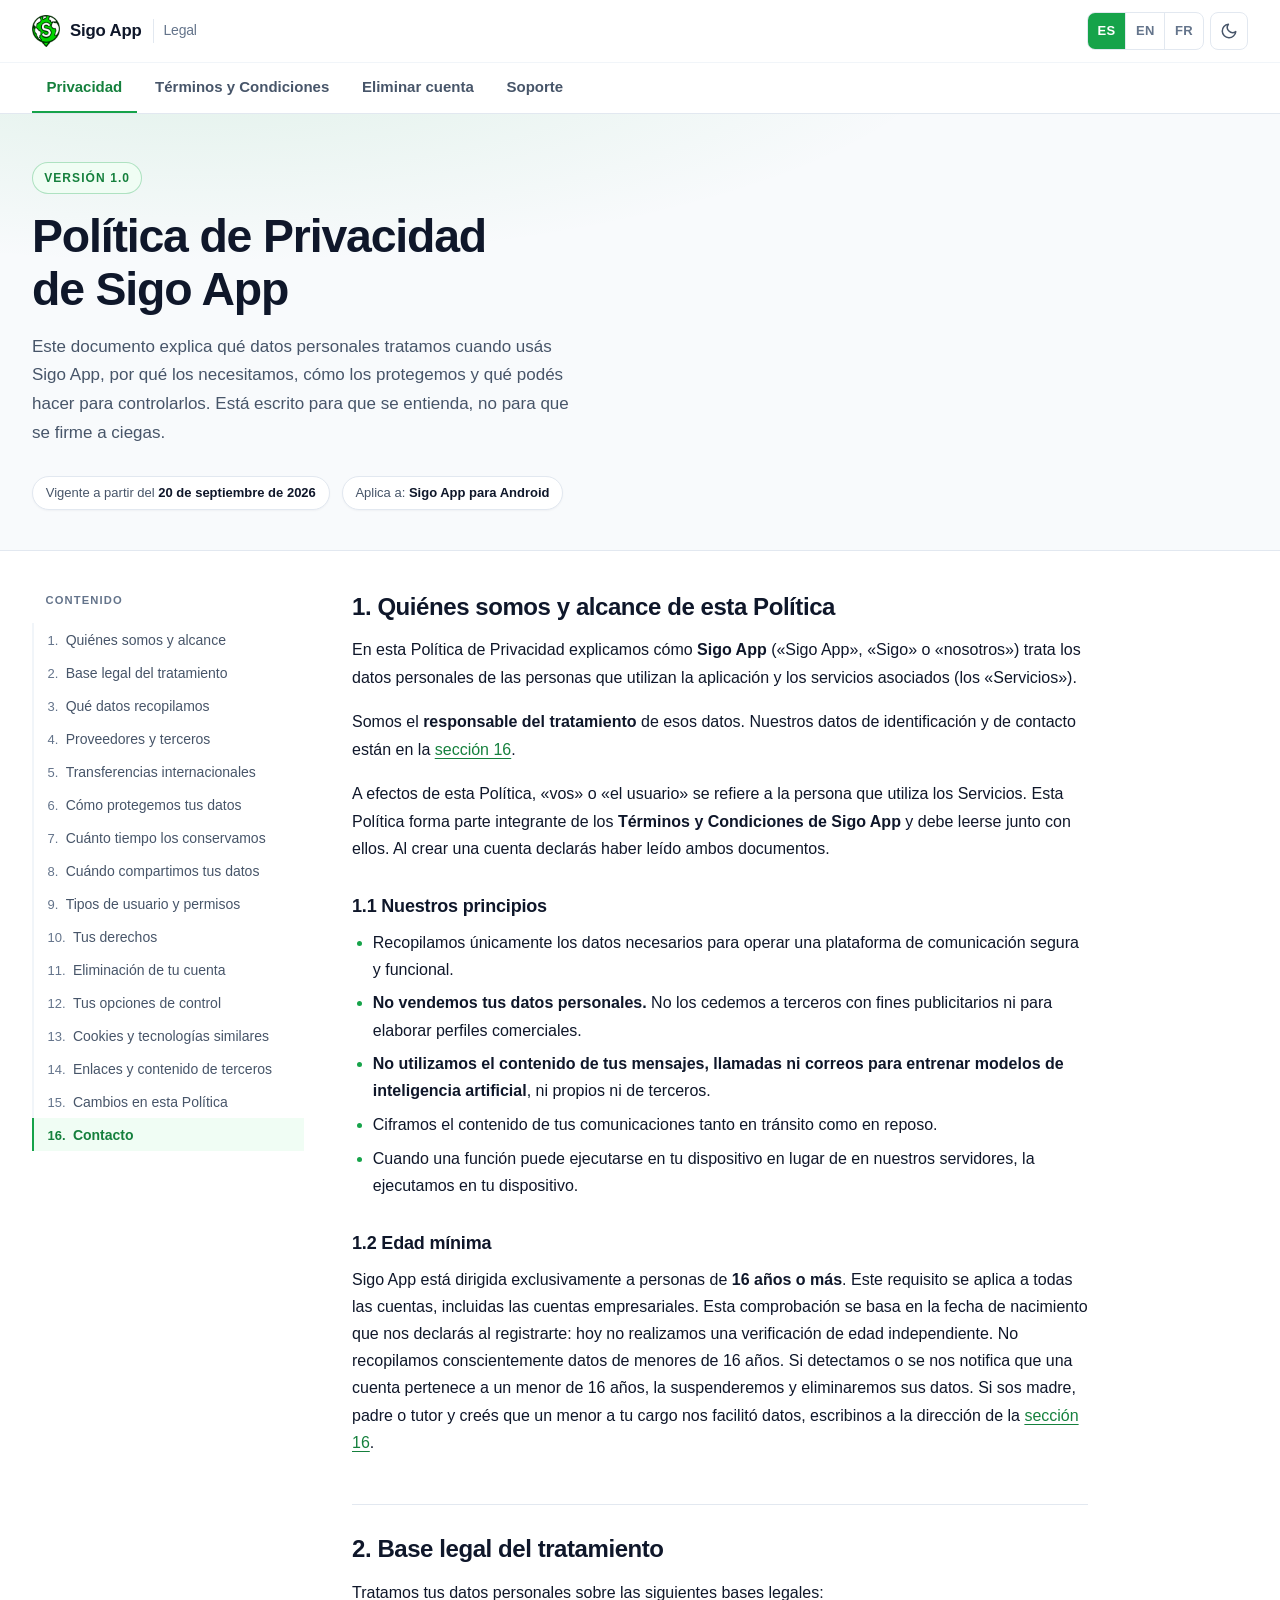
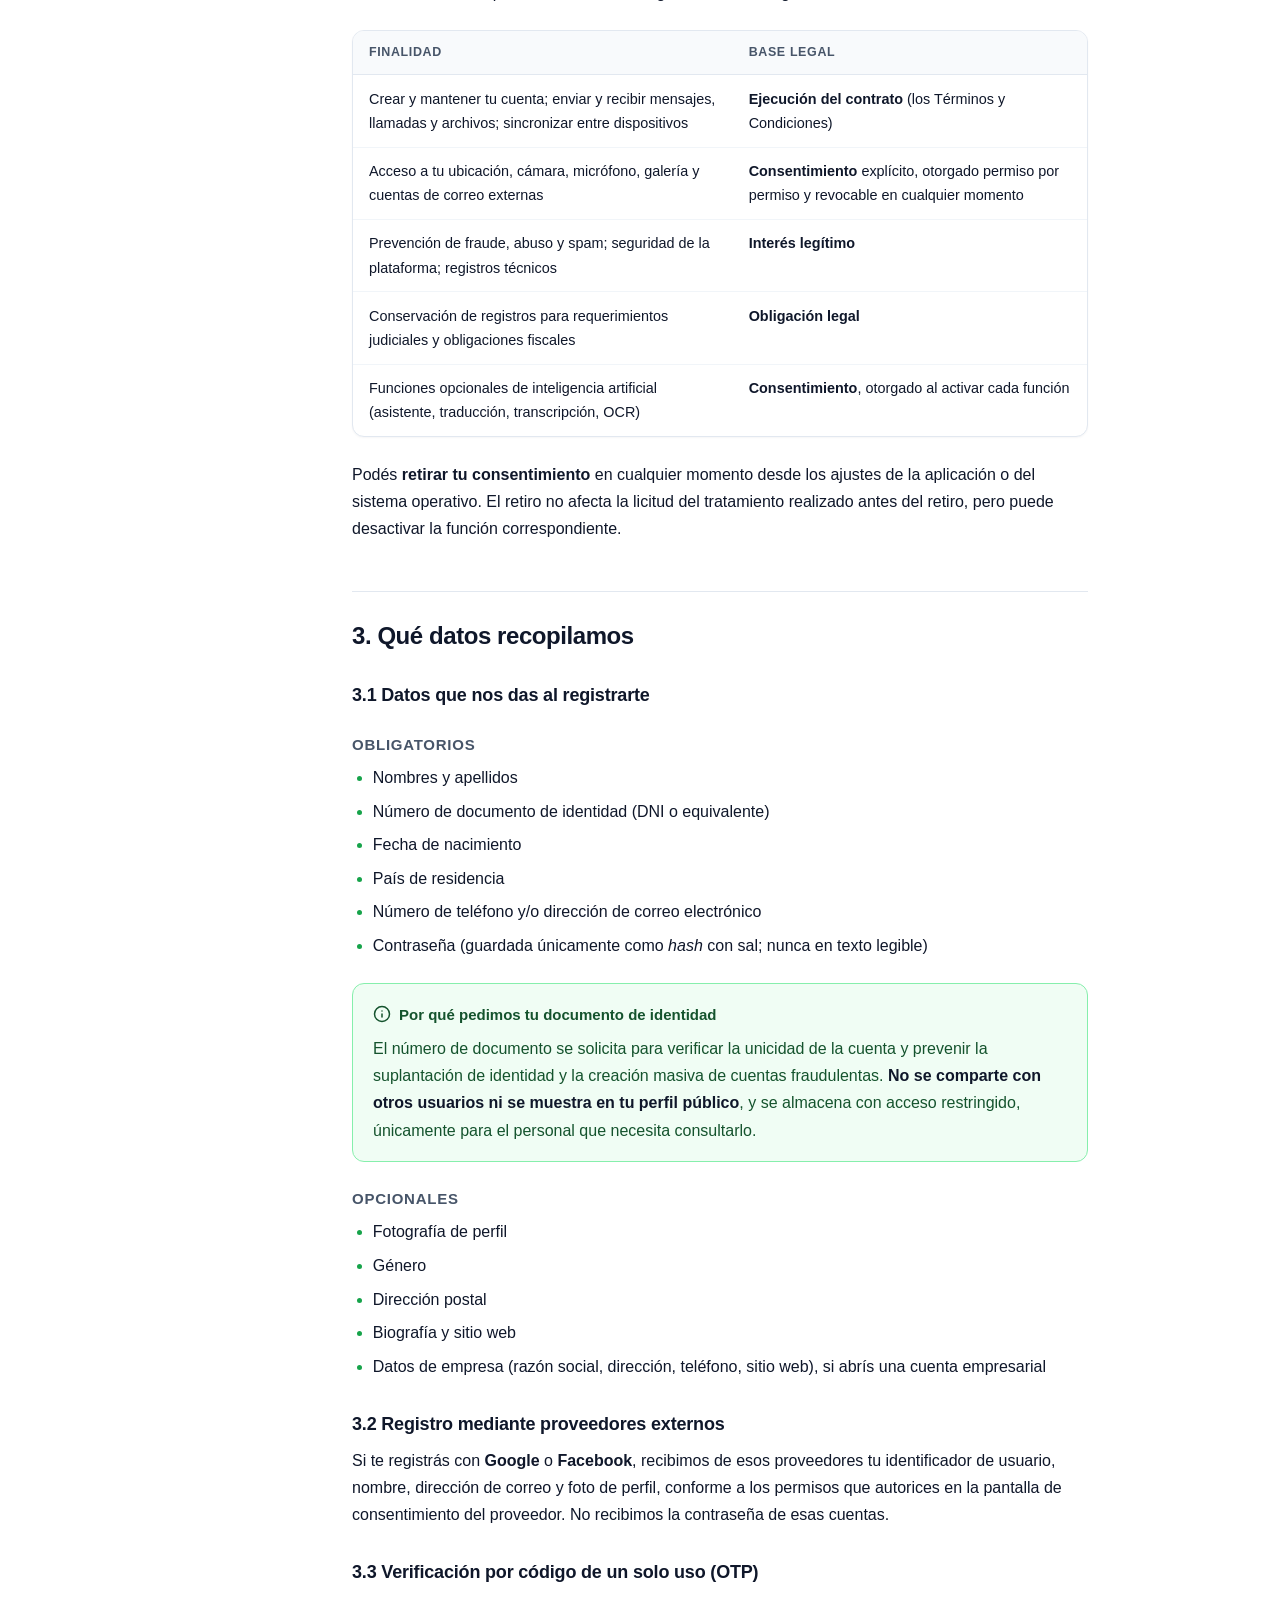
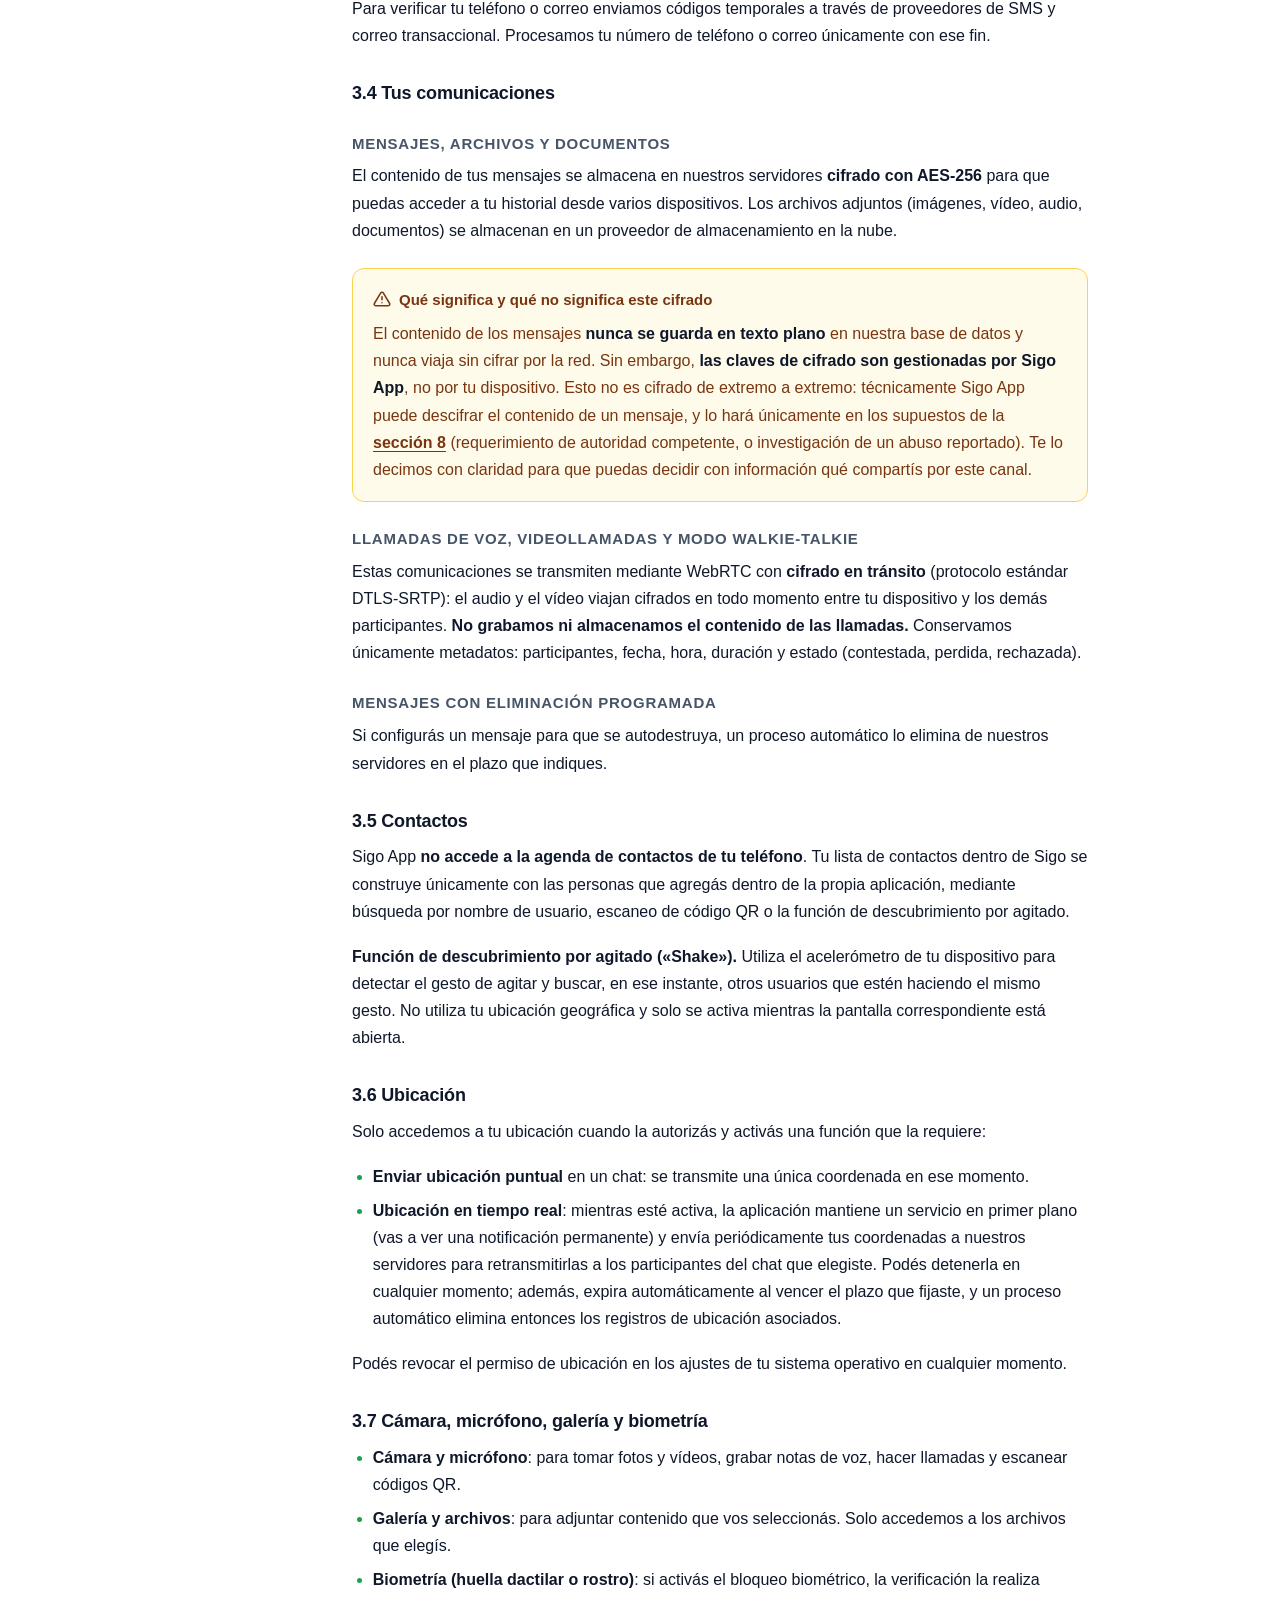
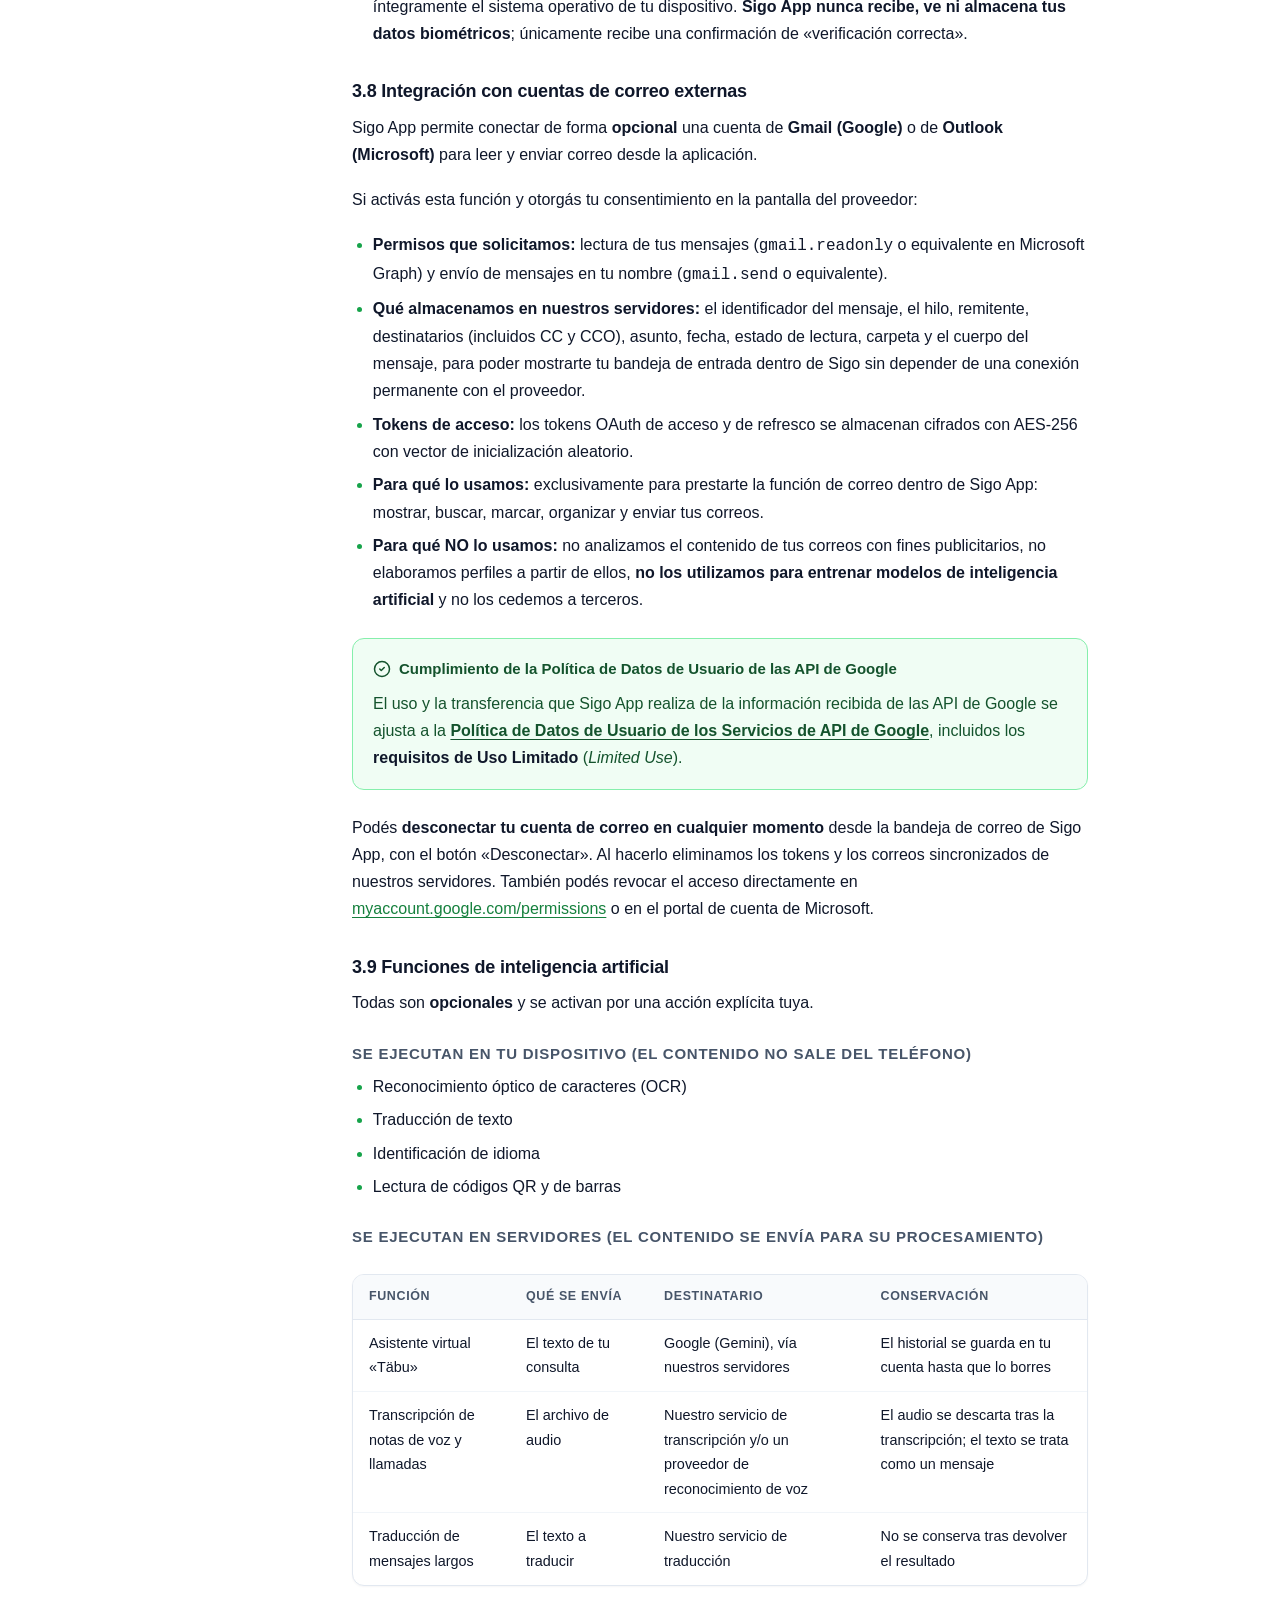
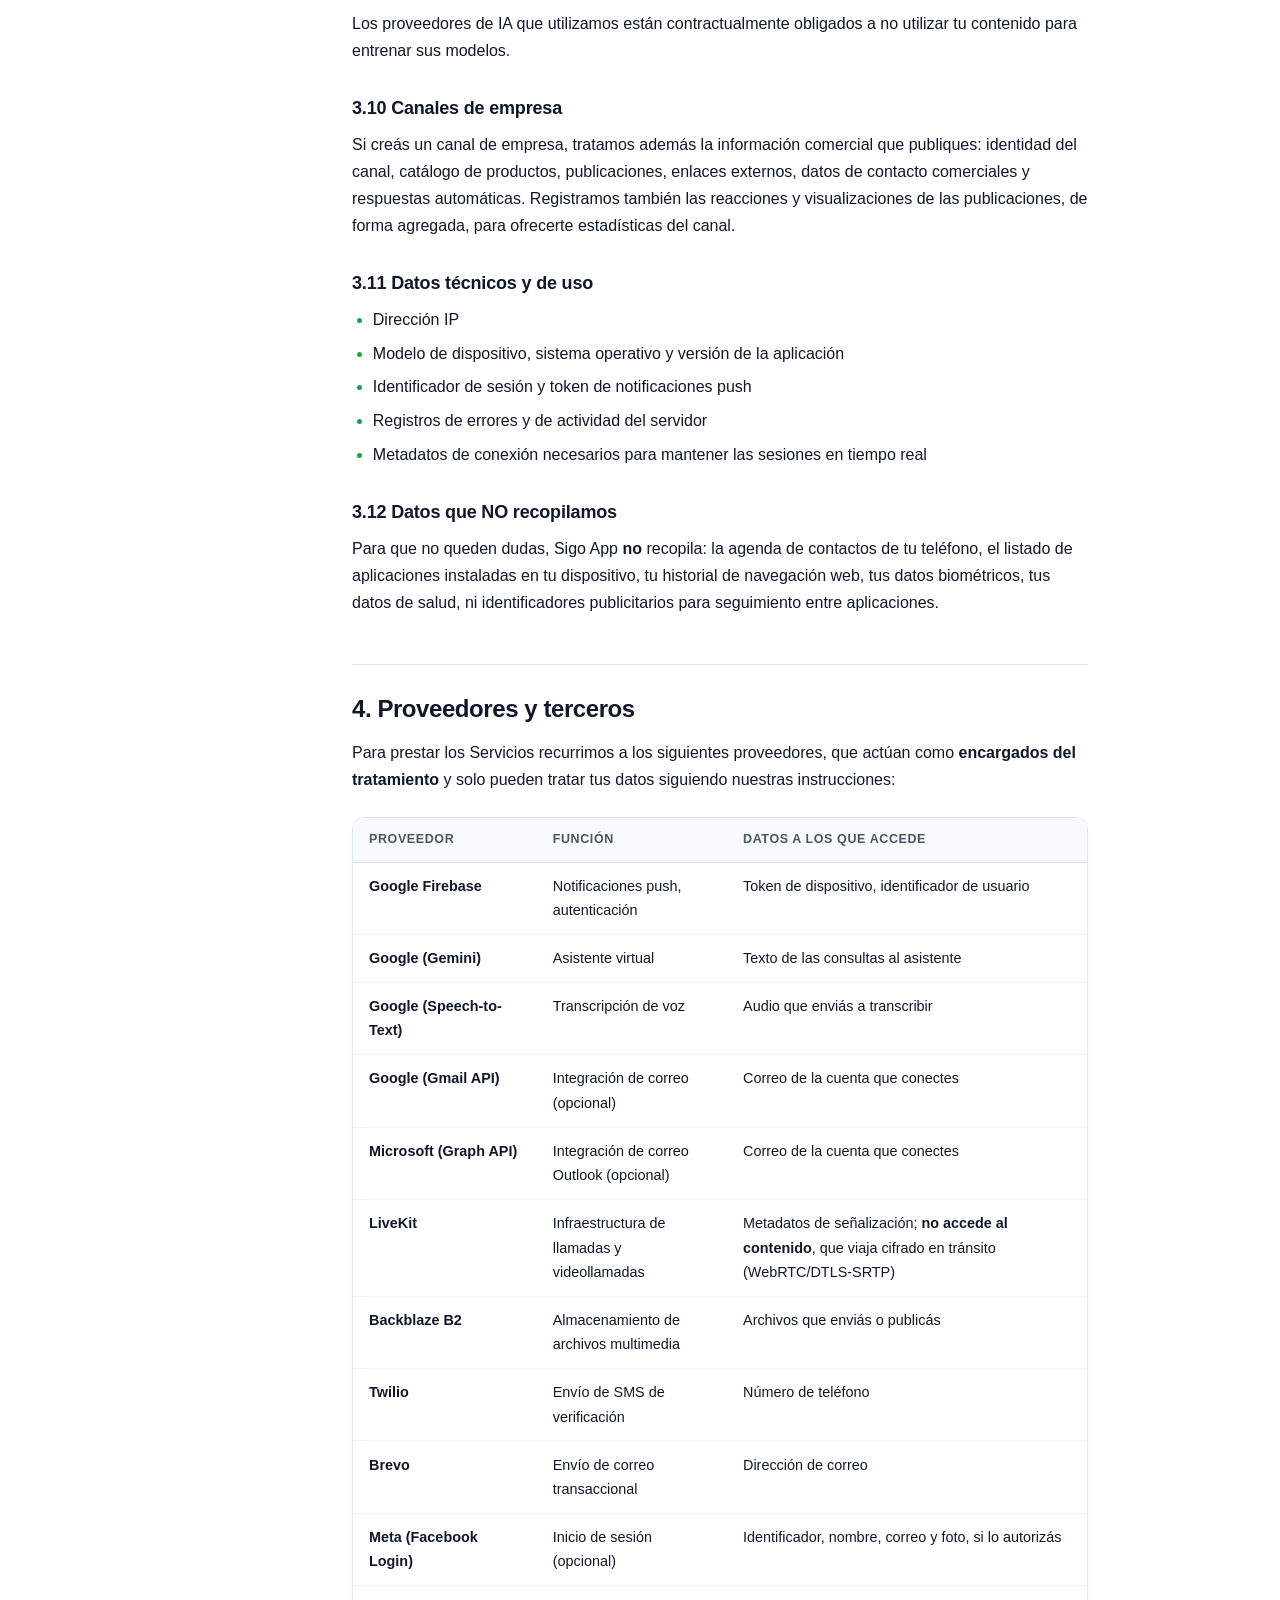
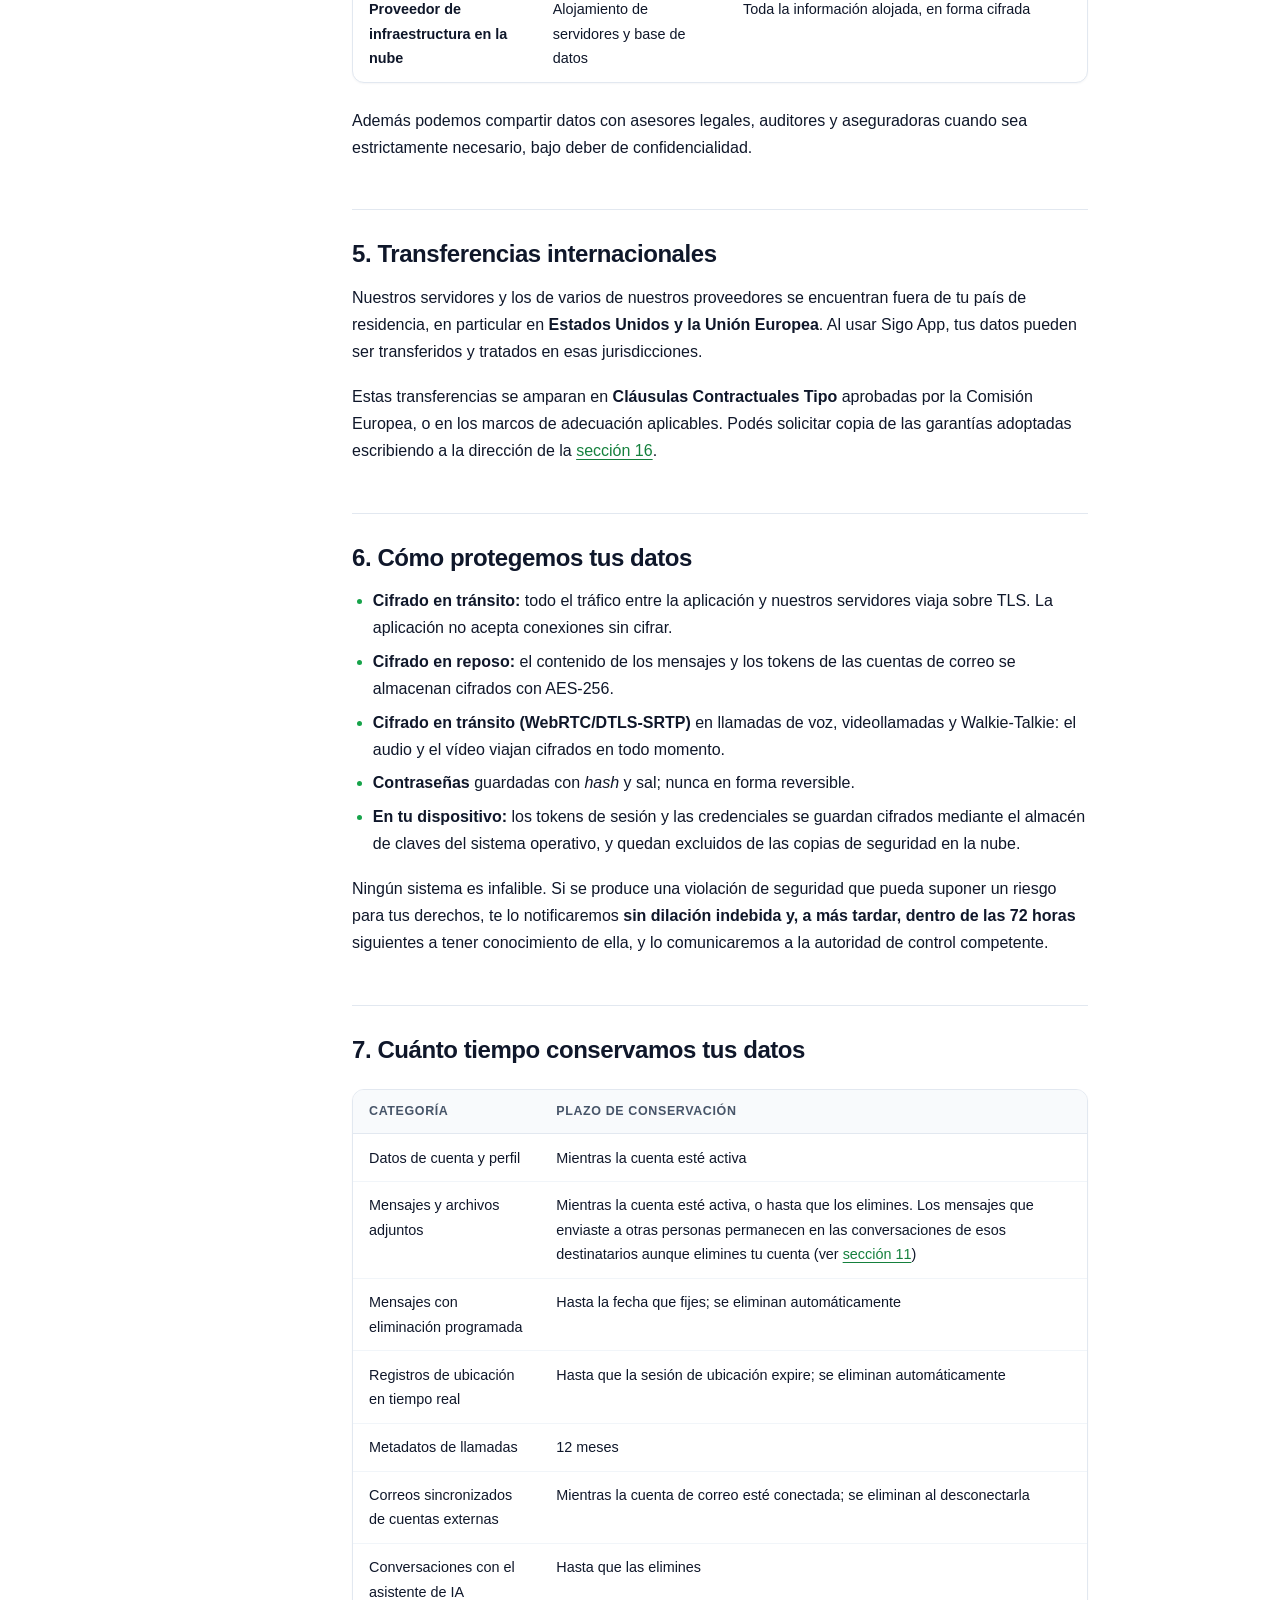
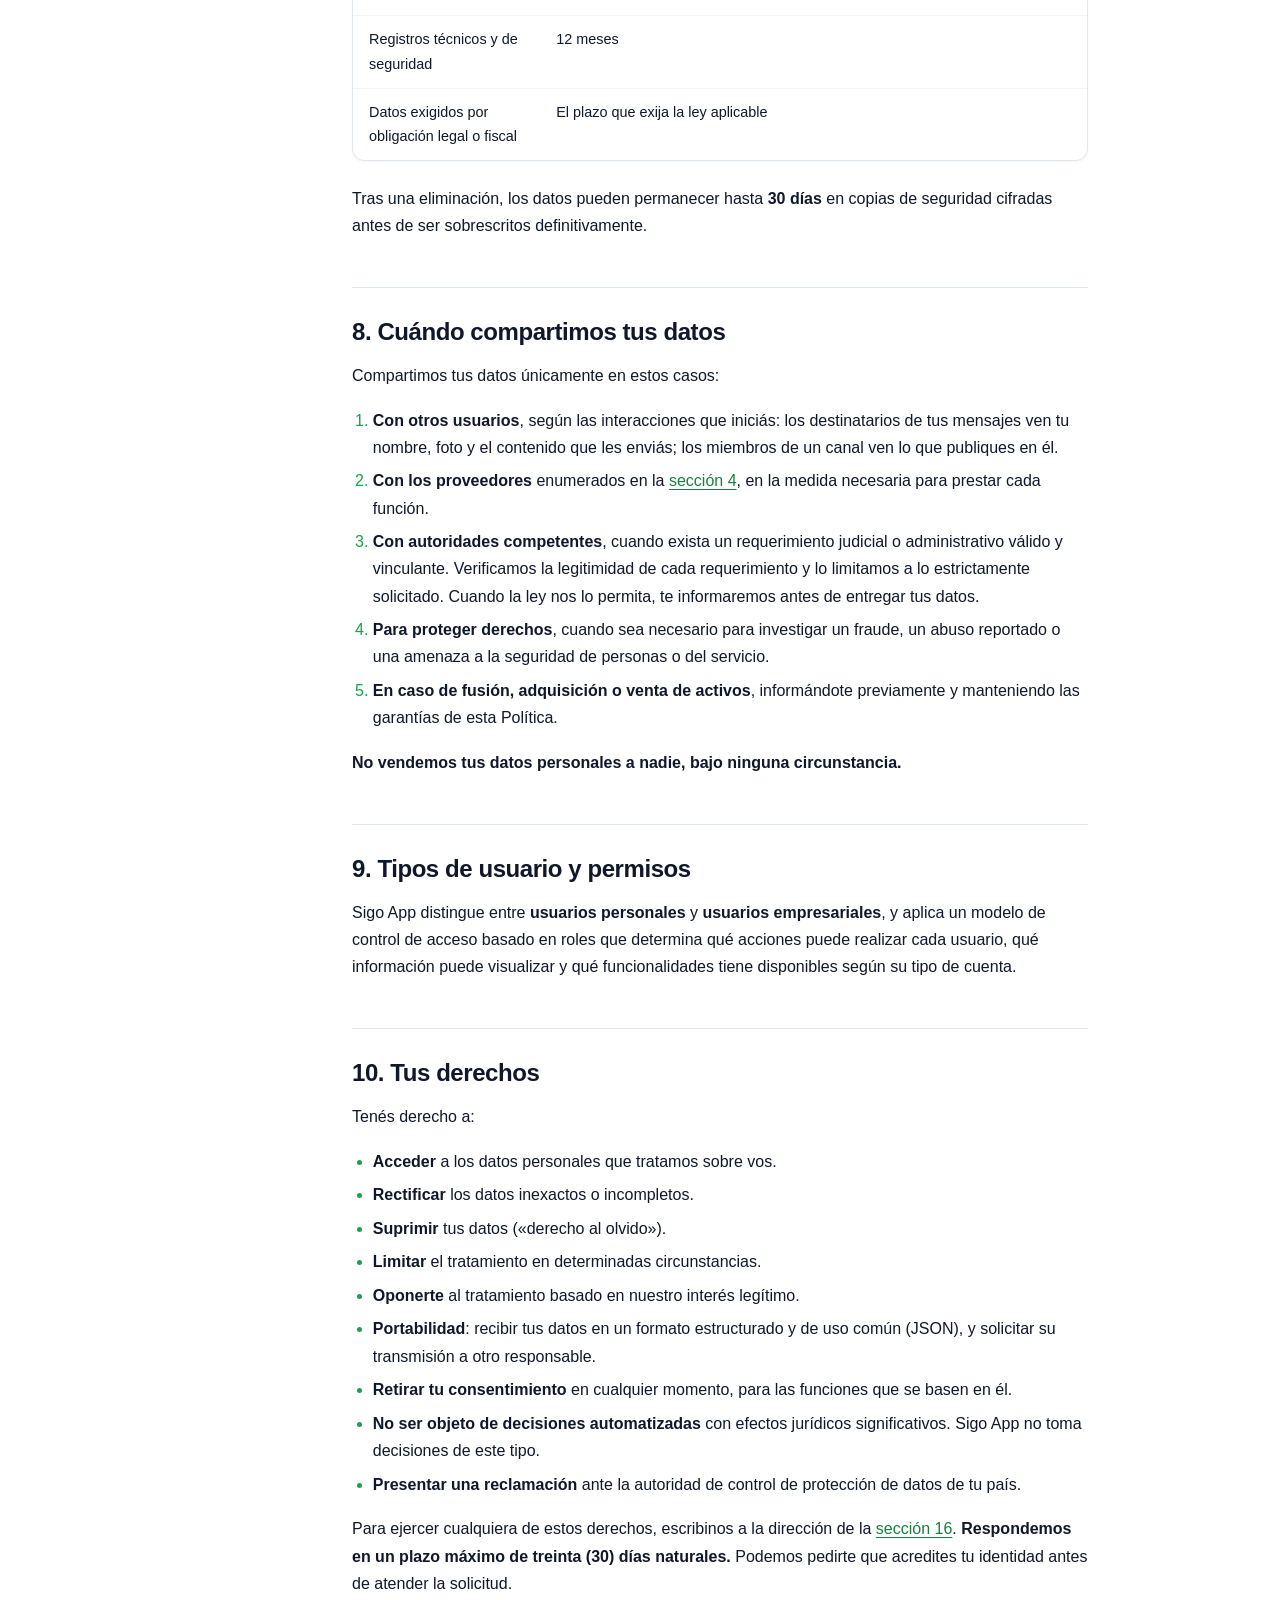
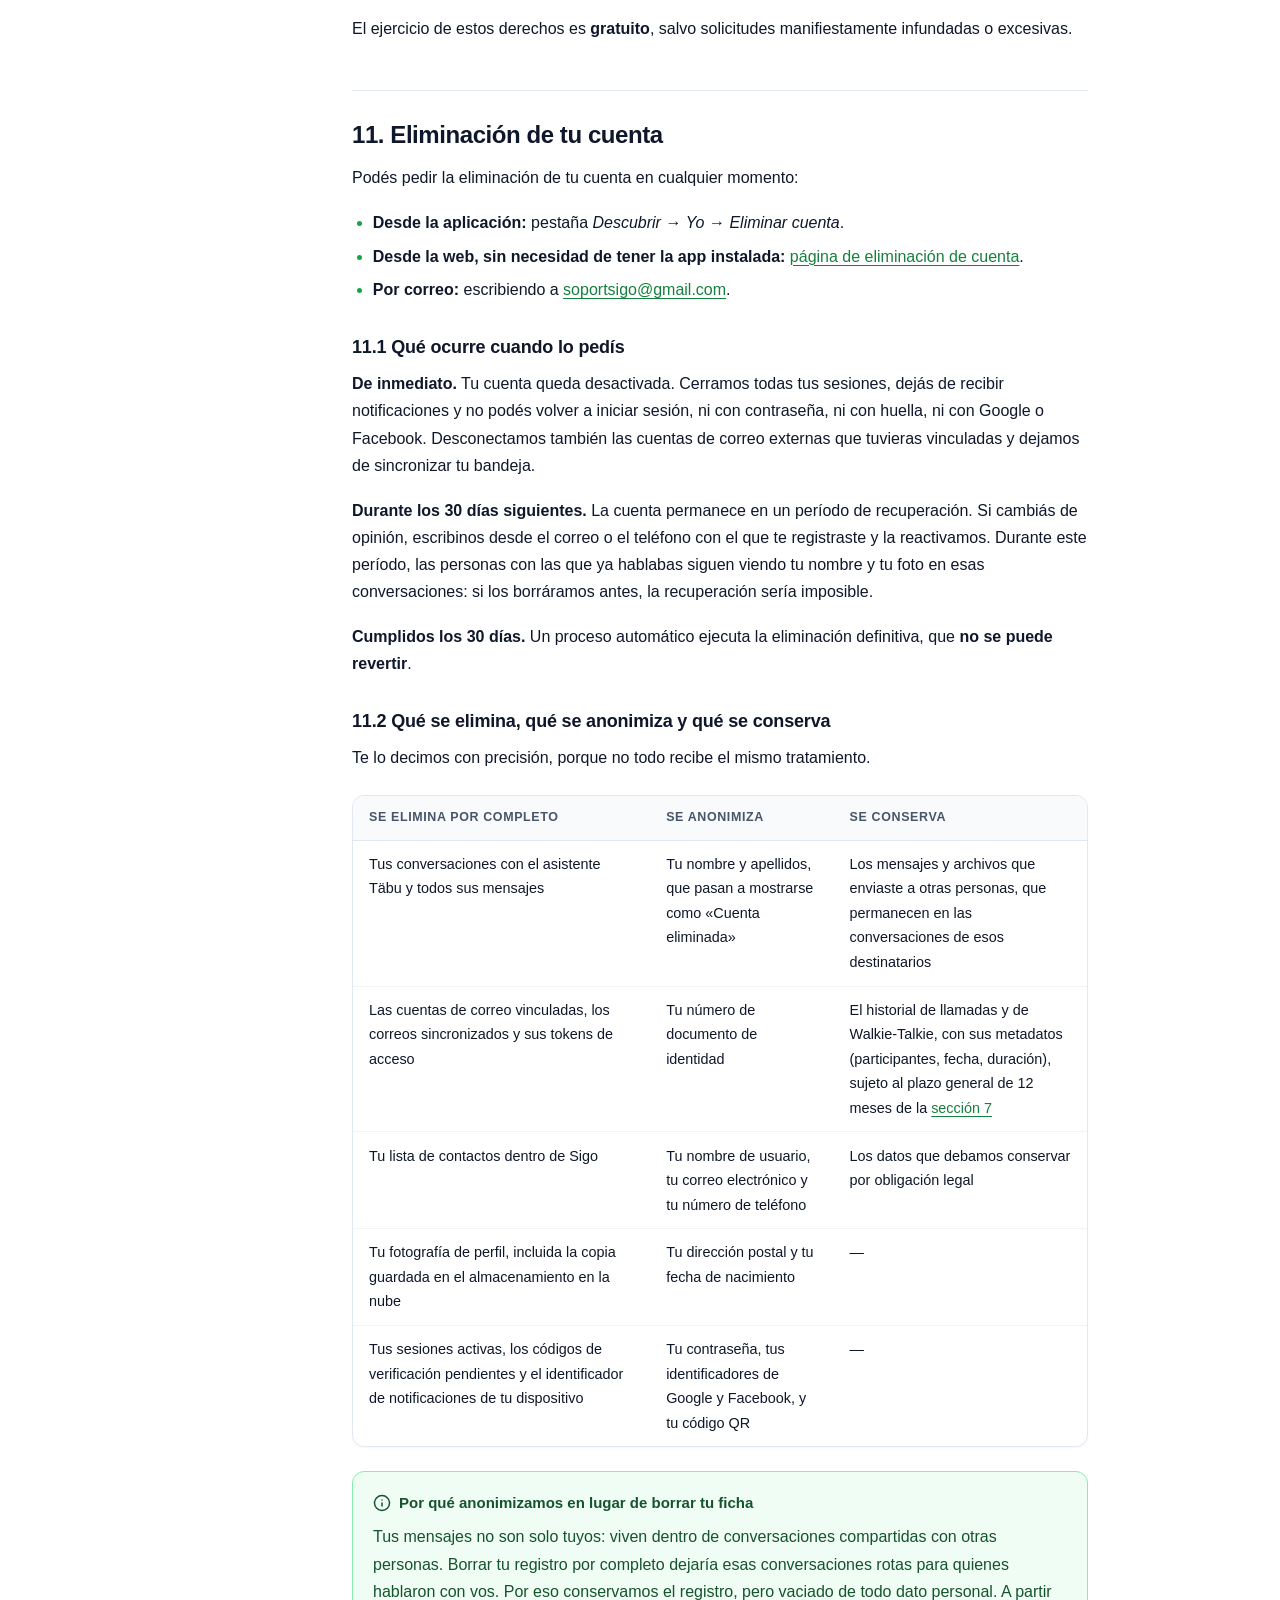
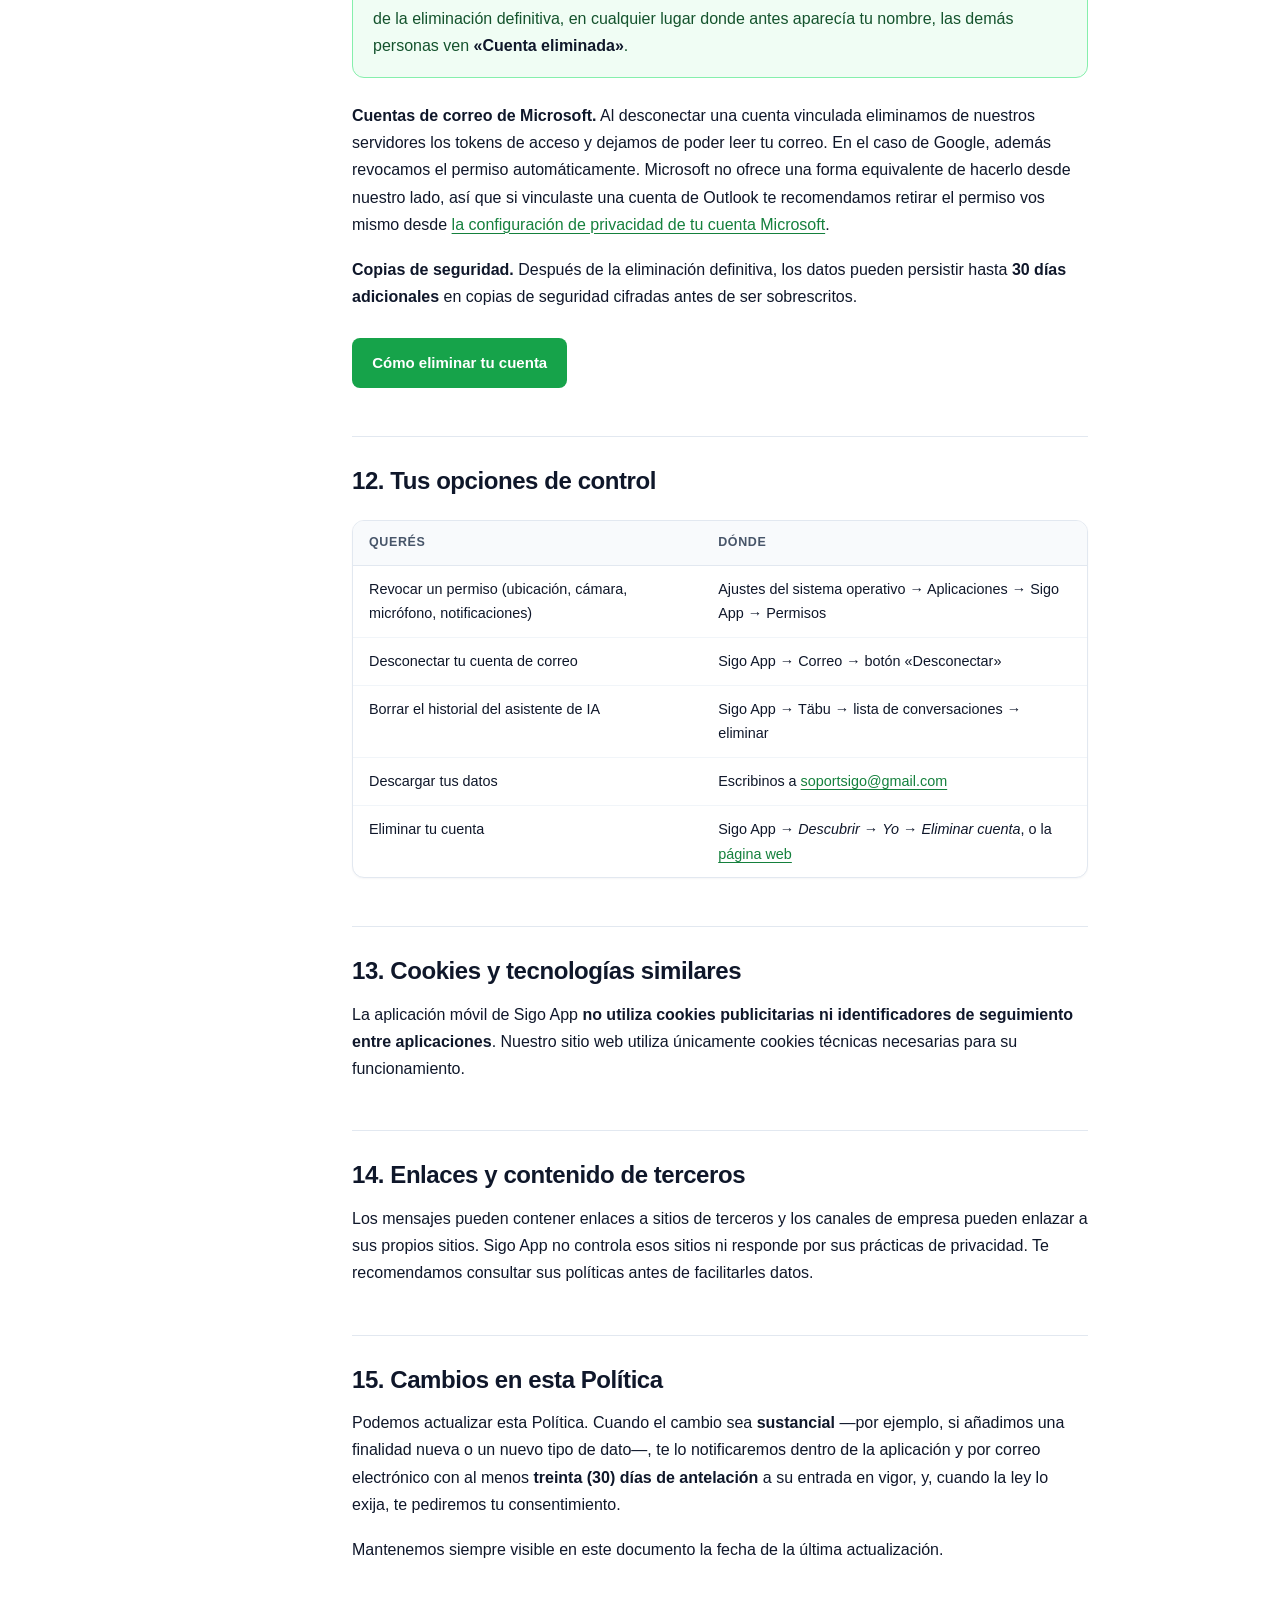
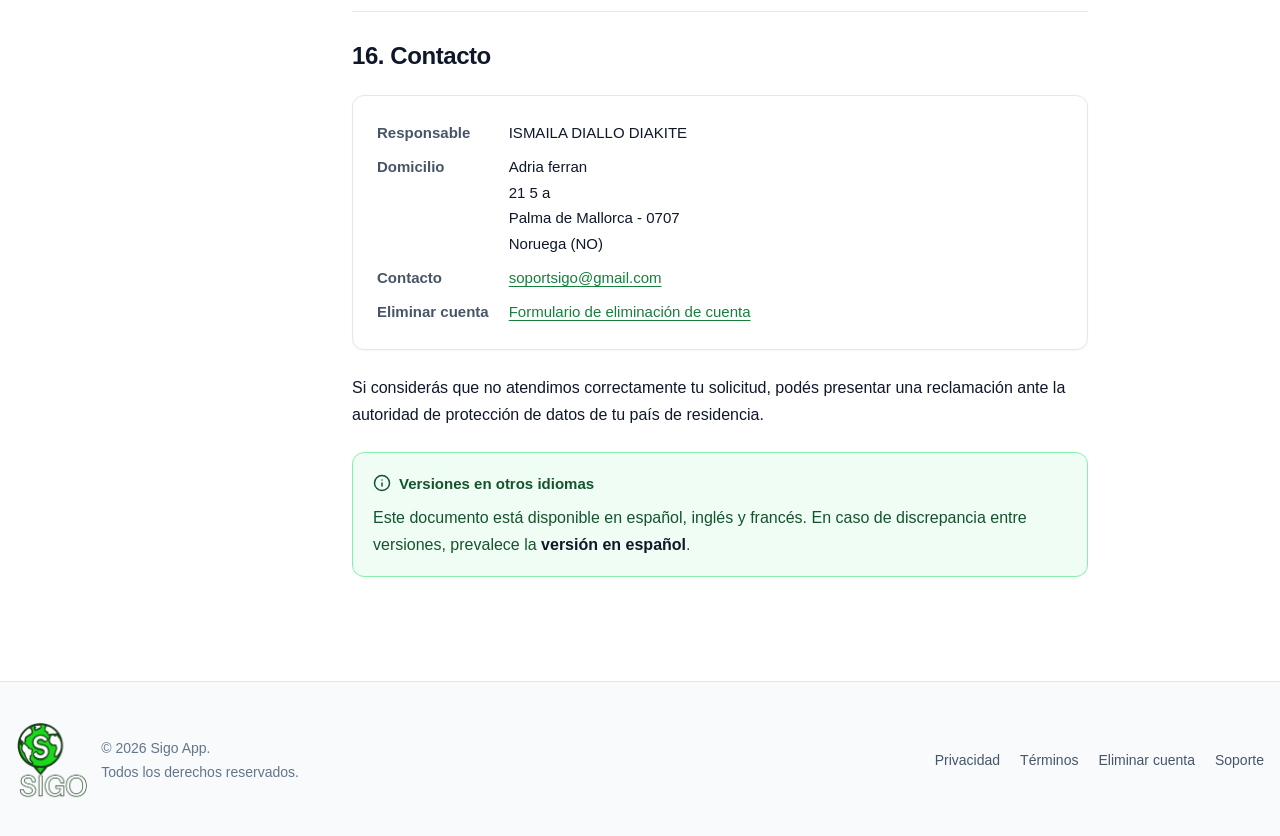
<file: index.html>
<!doctype html>
<html lang="es">
<head>
<meta charset="utf-8">
<meta name="viewport" content="width=device-width, initial-scale=1">
<title>Política de Privacidad · Sigo App</title>
<meta name="description" content="Política de Privacidad de Sigo App: qué datos recopilamos, cómo los protegemos, con quién los compartimos y cómo ejercer tus derechos.">
<meta name="robots" content="index, follow">
<meta property="og:type" content="website">
<meta property="og:title" content="Política de Privacidad · Sigo App">
<meta property="og:description" content="Qué datos recopila Sigo App, cómo los protege y cómo ejercer tus derechos.">
<meta property="og:locale" content="es_ES">
<link rel="alternate" hreflang="es" href="index.html">
<link rel="alternate" hreflang="en" href="en/index.html">
<link rel="alternate" hreflang="fr" href="fr/index.html">
<link rel="alternate" hreflang="x-default" href="index.html">
<link rel="icon" type="image/png" sizes="32x32" href="assets/favicon-32.png">
<link rel="apple-touch-icon" sizes="180x180" href="assets/apple-touch-icon.png">
<meta property="og:image" content="assets/og-image.png">
<link rel="stylesheet" href="assets/styles.css">
</head>
<body>

<a class="skip-link" href="#contenido">Saltar al contenido</a>

<header class="site-header">
  <div class="site-header__inner">
    <a class="brand" href="index.html">
      <img class="brand__logo" src="assets/logo-mark.png" alt="" width="85" height="96">
      Sigo App
      <span class="brand__sub">Legal</span>
    </a>

    <div class="site-header__spacer"></div>

    <div class="header-actions">
      <nav class="lang-switch" aria-label="Idioma">
        <a href="index.html" hreflang="es" lang="es" aria-current="true" title="Español">ES</a>
        <a href="en/index.html" hreflang="en" lang="en" title="English">EN</a>
        <a href="fr/index.html" hreflang="fr" lang="fr" title="Français">FR</a>
      </nav>
      <button class="icon-btn toc-toggle" data-toc-toggle aria-expanded="false"
              aria-controls="toc" aria-label="Abrir índice">
        <svg viewBox="0 0 24 24" fill="none" stroke="currentColor" stroke-width="2"
             stroke-linecap="round" aria-hidden="true">
          <path d="M4 6h16M4 12h16M4 18h16"/>
        </svg>
      </button>
      <button class="icon-btn" data-theme-toggle aria-label="Cambiar tema">
        <svg viewBox="0 0 24 24" fill="none" stroke="currentColor" stroke-width="2"
             stroke-linecap="round" stroke-linejoin="round" aria-hidden="true">
          <path d="M21 12.79A9 9 0 1 1 11.21 3 7 7 0 0 0 21 12.79Z"/>
        </svg>
      </button>
    </div>
  </div>

  <nav class="site-nav" aria-label="Documentos legales">
    <div class="site-nav__inner">
      <a href="index.html" aria-current="page">Privacidad</a>
      <a href="terminos.html">Términos y Condiciones</a>
      <a href="eliminar-cuenta.html">Eliminar cuenta</a>
      <a href="soporte.html">Soporte</a>
    </div>
  </nav>
</header>

<section class="hero">
  <div class="hero__inner">
    <p class="eyebrow">Versión 1.0</p>
    <h1>Política de Privacidad de Sigo App</h1>
    <p class="hero__lede">
      Este documento explica qué datos personales tratamos cuando usás Sigo App,
      por qué los necesitamos, cómo los protegemos y qué podés hacer para
      controlarlos. Está escrito para que se entienda, no para que se firme a
      ciegas.
    </p>
    <ul class="hero__meta">
<li>Vigente a partir del <strong>20 de septiembre de 2026</strong></li>
  <li>Aplica a: <strong>Sigo App para Android</strong></li>
    </ul>
  </div>
</section>

<button class="toc-scrim" aria-hidden="true" tabindex="-1"></button>

<div class="layout">

  <nav class="toc" id="toc" aria-label="Índice del documento">
    <p class="toc__title">Contenido</p>
    <ol>
<li><a href="#quienes-somos">Quiénes somos y alcance</a></li>
      <li><a href="#base-legal">Base legal del tratamiento</a></li>
      <li><a href="#datos">Qué datos recopilamos</a></li>
      <li><a href="#proveedores">Proveedores y terceros</a></li>
      <li><a href="#transferencias">Transferencias internacionales</a></li>
      <li><a href="#seguridad">Cómo protegemos tus datos</a></li>
      <li><a href="#retencion">Cuánto tiempo los conservamos</a></li>
      <li><a href="#comparticion">Cuándo compartimos tus datos</a></li>
      <li><a href="#roles">Tipos de usuario y permisos</a></li>
      <li><a href="#derechos">Tus derechos</a></li>
      <li><a href="#eliminacion">Eliminación de tu cuenta</a></li>
      <li><a href="#controles">Tus opciones de control</a></li>
      <li><a href="#cookies">Cookies y tecnologías similares</a></li>
      <li><a href="#terceros-enlaces">Enlaces y contenido de terceros</a></li>
      <li><a href="#cambios">Cambios en esta Política</a></li>
      <li><a href="#contacto">Contacto</a></li>
    </ol>
  </nav>

  <main class="prose" id="contenido">

<!-- ============================================================ 1 -->
    <h2 id="quienes-somos">1. Quiénes somos y alcance de esta Política</h2>

    <p>
      En esta Política de Privacidad explicamos cómo <strong>Sigo App</strong>
      («Sigo App», «Sigo» o «nosotros») trata los datos personales de las
      personas que utilizan la aplicación y los servicios asociados (los
      «Servicios»).
    </p>

    <p>
      Somos el <strong>responsable del tratamiento</strong> de esos datos. Nuestros
      datos de identificación y de contacto están en la
      <a href="#contacto">sección 16</a>.
    </p>

    <p>
      A efectos de esta Política, «vos» o «el usuario» se refiere a la persona
      que utiliza los Servicios. Esta Política forma parte integrante de los
      <strong>Términos y Condiciones de Sigo App</strong> y debe leerse junto
      con ellos. Al crear una cuenta declarás haber leído ambos documentos.
    </p>

    <h3 id="principios">1.1 Nuestros principios</h3>

    <ul>
      <li>Recopilamos únicamente los datos necesarios para operar una plataforma de comunicación segura y funcional.</li>
      <li><strong>No vendemos tus datos personales.</strong> No los cedemos a terceros con fines publicitarios ni para elaborar perfiles comerciales.</li>
      <li><strong>No utilizamos el contenido de tus mensajes, llamadas ni correos para entrenar modelos de inteligencia artificial</strong>, ni propios ni de terceros.</li>
      <li>Ciframos el contenido de tus comunicaciones tanto en tránsito como en reposo.</li>
      <li>Cuando una función puede ejecutarse en tu dispositivo en lugar de en nuestros servidores, la ejecutamos en tu dispositivo.</li>
    </ul>

    <h3 id="edad">1.2 Edad mínima</h3>

    <p>
      Sigo App está dirigida exclusivamente a personas de <strong>16 años o
      más</strong>. Este requisito se aplica a todas las cuentas, incluidas las
      cuentas empresariales. Esta comprobación se basa en la fecha de
      nacimiento que nos declarás al registrarte: hoy no realizamos una
      verificación de edad independiente. No recopilamos conscientemente datos
      de menores de 16 años. Si detectamos o se nos notifica que una cuenta
      pertenece a un
      menor de 16 años, la suspenderemos y eliminaremos sus datos.
      Si sos madre, padre o tutor y creés que un menor a tu cargo nos facilitó
      datos, escribinos a la dirección de la <a href="#contacto">sección 16</a>.
    </p>

    <!-- ============================================================ 2 -->
    <h2 id="base-legal">2. Base legal del tratamiento</h2>

    <p>Tratamos tus datos personales sobre las siguientes bases legales:</p>

    <div class="table-wrap">
      <table>
        <thead>
          <tr><th scope="col">Finalidad</th><th scope="col">Base legal</th></tr>
        </thead>
        <tbody>
          <tr>
            <td>Crear y mantener tu cuenta; enviar y recibir mensajes, llamadas y archivos; sincronizar entre dispositivos</td>
            <td><strong>Ejecución del contrato</strong> (los Términos y Condiciones)</td>
          </tr>
          <tr>
            <td>Acceso a tu ubicación, cámara, micrófono, galería y cuentas de correo externas</td>
            <td><strong>Consentimiento</strong> explícito, otorgado permiso por permiso y revocable en cualquier momento</td>
          </tr>
          <tr>
            <td>Prevención de fraude, abuso y spam; seguridad de la plataforma; registros técnicos</td>
            <td><strong>Interés legítimo</strong></td>
          </tr>
          <tr>
            <td>Conservación de registros para requerimientos judiciales y obligaciones fiscales</td>
            <td><strong>Obligación legal</strong></td>
          </tr>
          <tr>
            <td>Funciones opcionales de inteligencia artificial (asistente, traducción, transcripción, OCR)</td>
            <td><strong>Consentimiento</strong>, otorgado al activar cada función</td>
          </tr>
        </tbody>
      </table>
    </div>

    <p>
      Podés <strong>retirar tu consentimiento</strong> en cualquier momento
      desde los ajustes de la aplicación o del sistema operativo. El retiro no
      afecta la licitud del tratamiento realizado antes del retiro, pero puede
      desactivar la función correspondiente.
    </p>

    <!-- ============================================================ 3 -->
    <h2 id="datos">3. Qué datos recopilamos</h2>

    <h3 id="datos-registro">3.1 Datos que nos das al registrarte</h3>

    <h4>Obligatorios</h4>
    <ul>
      <li>Nombres y apellidos</li>
      <li>Número de documento de identidad (DNI o equivalente)</li>
      <li>Fecha de nacimiento</li>
      <li>País de residencia</li>
      <li>Número de teléfono y/o dirección de correo electrónico</li>
      <li>Contraseña (guardada únicamente como <em>hash</em> con sal; nunca en texto legible)</li>
    </ul>

    <div class="callout">
      <div class="callout__title">
        <svg viewBox="0 0 24 24" fill="none" stroke="currentColor" stroke-width="2"
             stroke-linecap="round" stroke-linejoin="round" aria-hidden="true">
          <circle cx="12" cy="12" r="10"/><path d="M12 16v-4M12 8h.01"/>
        </svg>
        Por qué pedimos tu documento de identidad
      </div>
      <p>
        El número de documento se solicita para verificar la unicidad de la
        cuenta y prevenir la suplantación de identidad y la creación masiva de
        cuentas fraudulentas. <strong>No se comparte con otros usuarios ni se
        muestra en tu perfil público</strong>, y se almacena con acceso
        restringido, únicamente para el personal que necesita consultarlo.
      </p>
    </div>

    <h4>Opcionales</h4>
    <ul>
      <li>Fotografía de perfil</li>
      <li>Género</li>
      <li>Dirección postal</li>
      <li>Biografía y sitio web</li>
      <li>Datos de empresa (razón social, dirección, teléfono, sitio web), si abrís una cuenta empresarial</li>
    </ul>

    <h3 id="datos-social">3.2 Registro mediante proveedores externos</h3>
    <p>
      Si te registrás con <strong>Google</strong> o <strong>Facebook</strong>,
      recibimos de esos proveedores tu identificador de usuario, nombre,
      dirección de correo y foto de perfil, conforme a los permisos que
      autorices en la pantalla de consentimiento del proveedor. No recibimos
      la contraseña de esas cuentas.
    </p>

    <h3 id="datos-otp">3.3 Verificación por código de un solo uso (OTP)</h3>
    <p>
      Para verificar tu teléfono o correo enviamos códigos temporales a través
      de proveedores de SMS y correo transaccional. Procesamos tu número de
      teléfono o correo únicamente con ese fin.
    </p>

    <h3 id="datos-comunicaciones">3.4 Tus comunicaciones</h3>

    <h4>Mensajes, archivos y documentos</h4>
    <p>
      El contenido de tus mensajes se almacena en nuestros servidores
      <strong>cifrado con AES-256</strong> para que puedas acceder a tu
      historial desde varios dispositivos. Los archivos adjuntos (imágenes,
      vídeo, audio, documentos) se almacenan en un proveedor de almacenamiento
      en la nube.
    </p>

    <div class="callout callout--warn">
      <div class="callout__title">
        <svg viewBox="0 0 24 24" fill="none" stroke="currentColor" stroke-width="2"
             stroke-linecap="round" stroke-linejoin="round" aria-hidden="true">
          <path d="M12 9v4M12 17h.01"/>
          <path d="M10.29 3.86 1.82 18a2 2 0 0 0 1.71 3h16.94a2 2 0 0 0 1.71-3L13.71 3.86a2 2 0 0 0-3.42 0Z"/>
        </svg>
        Qué significa y qué no significa este cifrado
      </div>
      <p>
        El contenido de los mensajes <strong>nunca se guarda en texto plano</strong>
        en nuestra base de datos y nunca viaja sin cifrar por la red. Sin
        embargo, <strong>las claves de cifrado son gestionadas por Sigo App</strong>,
        no por tu dispositivo. Esto no es cifrado de extremo a extremo:
        técnicamente Sigo App puede descifrar el contenido de un mensaje, y lo
        hará únicamente en los supuestos de la
        <a href="#comparticion">sección 8</a> (requerimiento de autoridad
        competente, o investigación de un abuso reportado). Te lo decimos con
        claridad para que puedas decidir con información qué compartís por este
        canal.
      </p>
    </div>

    <h4>Llamadas de voz, videollamadas y modo Walkie-Talkie</h4>
    <p>
      Estas comunicaciones se transmiten mediante WebRTC con
      <strong>cifrado en tránsito</strong> (protocolo estándar DTLS-SRTP): el
      audio y el vídeo viajan cifrados en todo momento entre tu dispositivo y
      los demás participantes.
      <strong>No grabamos ni almacenamos el contenido de las llamadas.</strong>
      Conservamos únicamente metadatos: participantes, fecha, hora, duración y
      estado (contestada, perdida, rechazada).
    </p>

    <h4>Mensajes con eliminación programada</h4>
    <p>
      Si configurás un mensaje para que se autodestruya, un proceso automático
      lo elimina de nuestros servidores en el plazo que indiques.
    </p>

    <h3 id="datos-contactos">3.5 Contactos</h3>
    <p>
      Sigo App <strong>no accede a la agenda de contactos de tu teléfono</strong>.
      Tu lista de contactos dentro de Sigo se construye únicamente con las
      personas que agregás dentro de la propia aplicación, mediante búsqueda
      por nombre de usuario, escaneo de código QR o la función de
      descubrimiento por agitado.
    </p>
    <p>
      <strong>Función de descubrimiento por agitado («Shake»).</strong> Utiliza
      el acelerómetro de tu dispositivo para detectar el gesto de agitar y
      buscar, en ese instante, otros usuarios que estén haciendo el mismo
      gesto. No utiliza tu ubicación geográfica y solo se activa mientras la
      pantalla correspondiente está abierta.
    </p>

    <h3 id="datos-ubicacion">3.6 Ubicación</h3>
    <p>Solo accedemos a tu ubicación cuando la autorizás y activás una función que la requiere:</p>
    <ul>
      <li><strong>Enviar ubicación puntual</strong> en un chat: se transmite una única coordenada en ese momento.</li>
      <li><strong>Ubicación en tiempo real</strong>: mientras esté activa, la aplicación mantiene un servicio en primer plano (vas a ver una notificación permanente) y envía periódicamente tus coordenadas a nuestros servidores para retransmitirlas a los participantes del chat que elegiste. Podés detenerla en cualquier momento; además, expira automáticamente al vencer el plazo que fijaste, y un proceso automático elimina entonces los registros de ubicación asociados.</li>
    </ul>
    <p>Podés revocar el permiso de ubicación en los ajustes de tu sistema operativo en cualquier momento.</p>

    <h3 id="datos-sensores">3.7 Cámara, micrófono, galería y biometría</h3>
    <ul>
      <li><strong>Cámara y micrófono</strong>: para tomar fotos y vídeos, grabar notas de voz, hacer llamadas y escanear códigos QR.</li>
      <li><strong>Galería y archivos</strong>: para adjuntar contenido que vos seleccionás. Solo accedemos a los archivos que elegís.</li>
      <li><strong>Biometría (huella dactilar o rostro)</strong>: si activás el bloqueo biométrico, la verificación la realiza íntegramente el sistema operativo de tu dispositivo. <strong>Sigo App nunca recibe, ve ni almacena tus datos biométricos</strong>; únicamente recibe una confirmación de «verificación correcta».</li>
    </ul>

    <h3 id="datos-correo">3.8 Integración con cuentas de correo externas</h3>

    <p>
      Sigo App permite conectar de forma <strong>opcional</strong> una cuenta de
      <strong>Gmail (Google)</strong> o de <strong>Outlook (Microsoft)</strong>
      para leer y enviar correo desde la aplicación.
    </p>

    <p>Si activás esta función y otorgás tu consentimiento en la pantalla del proveedor:</p>

    <ul>
      <li><strong>Permisos que solicitamos:</strong> lectura de tus mensajes (<code>gmail.readonly</code> o equivalente en Microsoft Graph) y envío de mensajes en tu nombre (<code>gmail.send</code> o equivalente).</li>
      <li><strong>Qué almacenamos en nuestros servidores:</strong> el identificador del mensaje, el hilo, remitente, destinatarios (incluidos CC y CCO), asunto, fecha, estado de lectura, carpeta y el cuerpo del mensaje, para poder mostrarte tu bandeja de entrada dentro de Sigo sin depender de una conexión permanente con el proveedor.</li>
      <li><strong>Tokens de acceso:</strong> los tokens OAuth de acceso y de refresco se almacenan cifrados con AES-256 con vector de inicialización aleatorio.</li>
      <li><strong>Para qué lo usamos:</strong> exclusivamente para prestarte la función de correo dentro de Sigo App: mostrar, buscar, marcar, organizar y enviar tus correos.</li>
      <li><strong>Para qué NO lo usamos:</strong> no analizamos el contenido de tus correos con fines publicitarios, no elaboramos perfiles a partir de ellos, <strong>no los utilizamos para entrenar modelos de inteligencia artificial</strong> y no los cedemos a terceros.</li>
    </ul>

    <div class="callout">
      <div class="callout__title">
        <svg viewBox="0 0 24 24" fill="none" stroke="currentColor" stroke-width="2"
             stroke-linecap="round" stroke-linejoin="round" aria-hidden="true">
          <path d="M9 12l2 2 4-4"/><circle cx="12" cy="12" r="10"/>
        </svg>
        Cumplimiento de la Política de Datos de Usuario de las API de Google
      </div>
      <p>
        El uso y la transferencia que Sigo App realiza de la información
        recibida de las API de Google se ajusta a la
        <a href="https://developers.google.com/terms/api-services-user-data-policy" target="_blank" rel="noopener noreferrer">Política
        de Datos de Usuario de los Servicios de API de Google</a>, incluidos los
        <strong>requisitos de Uso Limitado</strong> (<em>Limited Use</em>).
      </p>
    </div>

    <p>
      Podés <strong>desconectar tu cuenta de correo en cualquier momento</strong>
      desde la bandeja de correo de Sigo App, con el botón «Desconectar». Al hacerlo eliminamos los tokens y los
      correos sincronizados de nuestros servidores. También podés revocar el
      acceso directamente en
      <a href="https://myaccount.google.com/permissions" target="_blank" rel="noopener noreferrer">myaccount.google.com/permissions</a>
      o en el portal de cuenta de Microsoft.
    </p>

    <h3 id="datos-ia">3.9 Funciones de inteligencia artificial</h3>

    <p>Todas son <strong>opcionales</strong> y se activan por una acción explícita tuya.</p>

    <h4>Se ejecutan en tu dispositivo (el contenido no sale del teléfono)</h4>
    <ul>
      <li>Reconocimiento óptico de caracteres (OCR)</li>
      <li>Traducción de texto</li>
      <li>Identificación de idioma</li>
      <li>Lectura de códigos QR y de barras</li>
    </ul>

    <h4>Se ejecutan en servidores (el contenido se envía para su procesamiento)</h4>

    <div class="table-wrap">
      <table>
        <thead>
          <tr>
            <th scope="col">Función</th>
            <th scope="col">Qué se envía</th>
            <th scope="col">Destinatario</th>
            <th scope="col">Conservación</th>
          </tr>
        </thead>
        <tbody>
          <tr>
            <td>Asistente virtual «Täbu»</td>
            <td>El texto de tu consulta</td>
            <td>Google (Gemini), vía nuestros servidores</td>
            <td>El historial se guarda en tu cuenta hasta que lo borres</td>
          </tr>
          <tr>
            <td>Transcripción de notas de voz y llamadas</td>
            <td>El archivo de audio</td>
            <td>Nuestro servicio de transcripción y/o un proveedor de reconocimiento de voz</td>
            <td>El audio se descarta tras la transcripción; el texto se trata como un mensaje</td>
          </tr>
          <tr>
            <td>Traducción de mensajes largos</td>
            <td>El texto a traducir</td>
            <td>Nuestro servicio de traducción</td>
            <td>No se conserva tras devolver el resultado</td>
          </tr>
        </tbody>
      </table>
    </div>

    <p>
      Los proveedores de IA que utilizamos están contractualmente obligados a no
      utilizar tu contenido para entrenar sus modelos.
    </p>

    <h3 id="datos-empresa">3.10 Canales de empresa</h3>
    <p>
      Si creás un canal de empresa, tratamos además la información comercial que
      publiques: identidad del canal, catálogo de productos, publicaciones,
      enlaces externos, datos de contacto comerciales y respuestas automáticas.
      Registramos también las reacciones y visualizaciones de las publicaciones,
      de forma agregada, para ofrecerte estadísticas del canal.
    </p>

    <h3 id="datos-tecnicos">3.11 Datos técnicos y de uso</h3>
    <ul>
      <li>Dirección IP</li>
      <li>Modelo de dispositivo, sistema operativo y versión de la aplicación</li>
      <li>Identificador de sesión y token de notificaciones push</li>
      <li>Registros de errores y de actividad del servidor</li>
      <li>Metadatos de conexión necesarios para mantener las sesiones en tiempo real</li>
    </ul>

    <h3 id="datos-no">3.12 Datos que NO recopilamos</h3>
    <p>
      Para que no queden dudas, Sigo App <strong>no</strong> recopila: la agenda
      de contactos de tu teléfono, el listado de aplicaciones instaladas en tu
      dispositivo, tu historial de navegación web, tus datos biométricos, tus
      datos de salud, ni identificadores publicitarios para seguimiento entre
      aplicaciones.
    </p>

    <!-- ============================================================ 4 -->
    <h2 id="proveedores">4. Proveedores y terceros</h2>

    <p>
      Para prestar los Servicios recurrimos a los siguientes proveedores, que
      actúan como <strong>encargados del tratamiento</strong> y solo pueden
      tratar tus datos siguiendo nuestras instrucciones:
    </p>

    <div class="table-wrap">
      <table>
        <thead>
          <tr>
            <th scope="col">Proveedor</th>
            <th scope="col">Función</th>
            <th scope="col">Datos a los que accede</th>
          </tr>
        </thead>
        <tbody>
          <tr><td><strong>Google Firebase</strong></td><td>Notificaciones push, autenticación</td><td>Token de dispositivo, identificador de usuario</td></tr>
          <tr><td><strong>Google (Gemini)</strong></td><td>Asistente virtual</td><td>Texto de las consultas al asistente</td></tr>
          <tr><td><strong>Google (Speech-to-Text)</strong></td><td>Transcripción de voz</td><td>Audio que enviás a transcribir</td></tr>
          <tr><td><strong>Google (Gmail API)</strong></td><td>Integración de correo (opcional)</td><td>Correo de la cuenta que conectes</td></tr>
          <tr><td><strong>Microsoft (Graph API)</strong></td><td>Integración de correo Outlook (opcional)</td><td>Correo de la cuenta que conectes</td></tr>
          <tr><td><strong>LiveKit</strong></td><td>Infraestructura de llamadas y videollamadas</td><td>Metadatos de señalización; <strong>no accede al contenido</strong>, que viaja cifrado en tránsito (WebRTC/DTLS-SRTP)</td></tr>
          <tr><td><strong>Backblaze B2</strong></td><td>Almacenamiento de archivos multimedia</td><td>Archivos que enviás o publicás</td></tr>
          <tr><td><strong>Twilio</strong></td><td>Envío de SMS de verificación</td><td>Número de teléfono</td></tr>
          <tr><td><strong>Brevo</strong></td><td>Envío de correo transaccional</td><td>Dirección de correo</td></tr>
          <tr><td><strong>Meta (Facebook Login)</strong></td><td>Inicio de sesión (opcional)</td><td>Identificador, nombre, correo y foto, si lo autorizás</td></tr>
          <tr><td><strong>Proveedor de infraestructura en la nube</strong></td><td>Alojamiento de servidores y base de datos</td><td>Toda la información alojada, en forma cifrada</td></tr>
        </tbody>
      </table>
    </div>

    <p>
      Además podemos compartir datos con asesores legales, auditores y
      aseguradoras cuando sea estrictamente necesario, bajo deber de
      confidencialidad.
    </p>

    <!-- ============================================================ 5 -->
    <h2 id="transferencias">5. Transferencias internacionales</h2>
    <p>
      Nuestros servidores y los de varios de nuestros proveedores se encuentran
      fuera de tu país de residencia, en particular en
      <strong>Estados Unidos y la Unión Europea</strong>. Al usar Sigo App, tus
      datos pueden ser transferidos y tratados en esas jurisdicciones.
    </p>
    <p>
      Estas transferencias se amparan en <strong>Cláusulas Contractuales Tipo</strong>
      aprobadas por la Comisión Europea, o en los marcos de adecuación
      aplicables. Podés solicitar copia de las garantías adoptadas escribiendo a
      la dirección de la <a href="#contacto">sección 16</a>.
    </p>

    <!-- ============================================================ 6 -->
    <h2 id="seguridad">6. Cómo protegemos tus datos</h2>
    <ul>
      <li><strong>Cifrado en tránsito:</strong> todo el tráfico entre la aplicación y nuestros servidores viaja sobre TLS. La aplicación no acepta conexiones sin cifrar.</li>
      <li><strong>Cifrado en reposo:</strong> el contenido de los mensajes y los tokens de las cuentas de correo se almacenan cifrados con AES-256.</li>
      <li><strong>Cifrado en tránsito (WebRTC/DTLS-SRTP)</strong> en llamadas de voz, videollamadas y Walkie-Talkie: el audio y el vídeo viajan cifrados en todo momento.</li>
      <li><strong>Contraseñas</strong> guardadas con <em>hash</em> y sal; nunca en forma reversible.</li>
      <li><strong>En tu dispositivo:</strong> los tokens de sesión y las credenciales se guardan cifrados mediante el almacén de claves del sistema operativo, y quedan excluidos de las copias de seguridad en la nube.</li>
    </ul>
    <p>
      Ningún sistema es infalible. Si se produce una violación de seguridad que
      pueda suponer un riesgo para tus derechos, te lo notificaremos
      <strong>sin dilación indebida y, a más tardar, dentro de las 72 horas</strong>
      siguientes a tener conocimiento de ella, y lo comunicaremos a la autoridad
      de control competente.
    </p>

    <!-- ============================================================ 7 -->
    <h2 id="retencion">7. Cuánto tiempo conservamos tus datos</h2>

    <div class="table-wrap">
      <table>
        <thead>
          <tr><th scope="col">Categoría</th><th scope="col">Plazo de conservación</th></tr>
        </thead>
        <tbody>
          <tr><td>Datos de cuenta y perfil</td><td>Mientras la cuenta esté activa</td></tr>
          <tr><td>Mensajes y archivos adjuntos</td><td>Mientras la cuenta esté activa, o hasta que los elimines. Los mensajes que enviaste a otras personas permanecen en las conversaciones de esos destinatarios aunque elimines tu cuenta (ver <a href="#eliminacion">sección 11</a>)</td></tr>
          <tr><td>Mensajes con eliminación programada</td><td>Hasta la fecha que fijes; se eliminan automáticamente</td></tr>
          <tr><td>Registros de ubicación en tiempo real</td><td>Hasta que la sesión de ubicación expire; se eliminan automáticamente</td></tr>
          <tr><td>Metadatos de llamadas</td><td>12 meses</td></tr>
          <tr><td>Correos sincronizados de cuentas externas</td><td>Mientras la cuenta de correo esté conectada; se eliminan al desconectarla</td></tr>
          <tr><td>Conversaciones con el asistente de IA</td><td>Hasta que las elimines</td></tr>
          <tr><td>Registros técnicos y de seguridad</td><td>12 meses</td></tr>
          <tr><td>Datos exigidos por obligación legal o fiscal</td><td>El plazo que exija la ley aplicable</td></tr>
        </tbody>
      </table>
    </div>

    <p>
      Tras una eliminación, los datos pueden permanecer hasta
      <strong>30 días</strong> en copias de seguridad cifradas antes de ser
      sobrescritos definitivamente.
    </p>

    <!-- ============================================================ 8 -->
    <h2 id="comparticion">8. Cuándo compartimos tus datos</h2>

    <p>Compartimos tus datos únicamente en estos casos:</p>

    <ol>
      <li><strong>Con otros usuarios</strong>, según las interacciones que iniciás: los destinatarios de tus mensajes ven tu nombre, foto y el contenido que les enviás; los miembros de un canal ven lo que publiques en él.</li>
      <li><strong>Con los proveedores</strong> enumerados en la <a href="#proveedores">sección 4</a>, en la medida necesaria para prestar cada función.</li>
      <li><strong>Con autoridades competentes</strong>, cuando exista un requerimiento judicial o administrativo válido y vinculante. Verificamos la legitimidad de cada requerimiento y lo limitamos a lo estrictamente solicitado. Cuando la ley nos lo permita, te informaremos antes de entregar tus datos.</li>
      <li><strong>Para proteger derechos</strong>, cuando sea necesario para investigar un fraude, un abuso reportado o una amenaza a la seguridad de personas o del servicio.</li>
      <li><strong>En caso de fusión, adquisición o venta de activos</strong>, informándote previamente y manteniendo las garantías de esta Política.</li>
    </ol>

    <p><strong>No vendemos tus datos personales a nadie, bajo ninguna circunstancia.</strong></p>

    <!-- ============================================================ 9 -->
    <h2 id="roles">9. Tipos de usuario y permisos</h2>
    <p>
      Sigo App distingue entre <strong>usuarios personales</strong> y
      <strong>usuarios empresariales</strong>, y aplica un modelo de control de
      acceso basado en roles que determina qué acciones puede realizar cada
      usuario, qué información puede visualizar y qué funcionalidades tiene
      disponibles según su tipo de cuenta.
    </p>

    <!-- =========================================================== 10 -->
    <h2 id="derechos">10. Tus derechos</h2>

    <p>Tenés derecho a:</p>
    <ul>
      <li><strong>Acceder</strong> a los datos personales que tratamos sobre vos.</li>
      <li><strong>Rectificar</strong> los datos inexactos o incompletos.</li>
      <li><strong>Suprimir</strong> tus datos («derecho al olvido»).</li>
      <li><strong>Limitar</strong> el tratamiento en determinadas circunstancias.</li>
      <li><strong>Oponerte</strong> al tratamiento basado en nuestro interés legítimo.</li>
      <li><strong>Portabilidad</strong>: recibir tus datos en un formato estructurado y de uso común (JSON), y solicitar su transmisión a otro responsable.</li>
      <li><strong>Retirar tu consentimiento</strong> en cualquier momento, para las funciones que se basen en él.</li>
      <li><strong>No ser objeto de decisiones automatizadas</strong> con efectos jurídicos significativos. Sigo App no toma decisiones de este tipo.</li>
      <li><strong>Presentar una reclamación</strong> ante la autoridad de control de protección de datos de tu país.</li>
    </ul>

    <p>
      Para ejercer cualquiera de estos derechos, escribinos a la dirección de la
      <a href="#contacto">sección 16</a>.
      <strong>Respondemos en un plazo máximo de treinta (30) días naturales.</strong>
      Podemos pedirte que acredites tu identidad antes de atender la solicitud.
    </p>

    <p>
      El ejercicio de estos derechos es <strong>gratuito</strong>, salvo
      solicitudes manifiestamente infundadas o excesivas.
    </p>

    <!-- =========================================================== 11 -->
    <h2 id="eliminacion">11. Eliminación de tu cuenta</h2>

    <p>Podés pedir la eliminación de tu cuenta en cualquier momento:</p>
    <ul>
      <li><strong>Desde la aplicación:</strong> pestaña <em>Descubrir</em> → <em>Yo</em> → <em>Eliminar cuenta</em>.</li>
      <li><strong>Desde la web, sin necesidad de tener la app instalada:</strong> <a href="eliminar-cuenta.html">página de eliminación de cuenta</a>.</li>
      <li><strong>Por correo:</strong> escribiendo a <a href="mailto:soportsigo@gmail.com">soportsigo@gmail.com</a>.</li>
    </ul>

    <h3 id="eliminacion-proceso">11.1 Qué ocurre cuando lo pedís</h3>

    <p>
      <strong>De inmediato.</strong> Tu cuenta queda desactivada. Cerramos todas
      tus sesiones, dejás de recibir notificaciones y no podés volver a iniciar
      sesión, ni con contraseña, ni con huella, ni con Google o Facebook.
      Desconectamos también las cuentas de correo externas que tuvieras
      vinculadas y dejamos de sincronizar tu bandeja.
    </p>

    <p>
      <strong>Durante los 30 días siguientes.</strong> La cuenta permanece en un
      período de recuperación. Si cambiás de opinión, escribinos desde el correo
      o el teléfono con el que te registraste y la reactivamos. Durante este
      período, las personas con las que ya hablabas siguen viendo tu nombre y tu
      foto en esas conversaciones: si los borráramos antes, la recuperación
      sería imposible.
    </p>

    <p>
      <strong>Cumplidos los 30 días.</strong> Un proceso automático ejecuta la
      eliminación definitiva, que <strong>no se puede revertir</strong>.
    </p>

    <h3 id="eliminacion-detalle">11.2 Qué se elimina, qué se anonimiza y qué se conserva</h3>

    <p>
      Te lo decimos con precisión, porque no todo recibe el mismo tratamiento.
    </p>

    <div class="table-wrap">
      <table>
        <thead>
          <tr>
            <th scope="col">Se elimina por completo</th>
            <th scope="col">Se anonimiza</th>
            <th scope="col">Se conserva</th>
          </tr>
        </thead>
        <tbody>
          <tr>
            <td>Tus conversaciones con el asistente Täbu y todos sus mensajes</td>
            <td>Tu nombre y apellidos, que pasan a mostrarse como «Cuenta eliminada»</td>
            <td>Los mensajes y archivos que enviaste a otras personas, que permanecen en las conversaciones de esos destinatarios</td>
          </tr>
          <tr>
            <td>Las cuentas de correo vinculadas, los correos sincronizados y sus tokens de acceso</td>
            <td>Tu número de documento de identidad</td>
            <td>El historial de llamadas y de Walkie-Talkie, con sus metadatos (participantes, fecha, duración), sujeto al plazo general de 12 meses de la <a href="#retencion">sección 7</a></td>
          </tr>
          <tr>
            <td>Tu lista de contactos dentro de Sigo</td>
            <td>Tu nombre de usuario, tu correo electrónico y tu número de teléfono</td>
            <td>Los datos que debamos conservar por obligación legal</td>
          </tr>
          <tr>
            <td>Tu fotografía de perfil, incluida la copia guardada en el almacenamiento en la nube</td>
            <td>Tu dirección postal y tu fecha de nacimiento</td>
            <td>&mdash;</td>
          </tr>
          <tr>
            <td>Tus sesiones activas, los códigos de verificación pendientes y el identificador de notificaciones de tu dispositivo</td>
            <td>Tu contraseña, tus identificadores de Google y Facebook, y tu código QR</td>
            <td>&mdash;</td>
          </tr>
        </tbody>
      </table>
    </div>

    <div class="callout">
      <div class="callout__title">
        <svg viewBox="0 0 24 24" fill="none" stroke="currentColor" stroke-width="2"
             stroke-linecap="round" stroke-linejoin="round" aria-hidden="true">
          <circle cx="12" cy="12" r="10"/><path d="M12 16v-4M12 8h.01"/>
        </svg>
        Por qué anonimizamos en lugar de borrar tu ficha
      </div>
      <p>
        Tus mensajes no son solo tuyos: viven dentro de conversaciones
        compartidas con otras personas. Borrar tu registro por completo dejaría
        esas conversaciones rotas para quienes hablaron con vos. Por eso
        conservamos el registro, pero vaciado de todo dato personal. A partir de
        la eliminación definitiva, en cualquier lugar donde antes aparecía tu
        nombre, las demás personas ven <strong>«Cuenta eliminada»</strong>.
      </p>
    </div>

    <p>
      <strong>Cuentas de correo de Microsoft.</strong> Al desconectar una cuenta
      vinculada eliminamos de nuestros servidores los tokens de acceso y dejamos
      de poder leer tu correo. En el caso de Google, además revocamos el permiso
      automáticamente. Microsoft no ofrece una forma equivalente de hacerlo desde
      nuestro lado, así que si vinculaste una cuenta de Outlook te recomendamos
      retirar el permiso vos mismo desde
      <a href="https://account.microsoft.com/privacy" target="_blank" rel="noopener noreferrer">la
      configuración de privacidad de tu cuenta Microsoft</a>.
    </p>

    <p>
      <strong>Copias de seguridad.</strong> Después de la eliminación definitiva,
      los datos pueden persistir hasta <strong>30 días adicionales</strong> en
      copias de seguridad cifradas antes de ser sobrescritos.
    </p>

    <div class="cta-row">
      <a class="btn btn--primary" href="eliminar-cuenta.html">
        Cómo eliminar tu cuenta
      </a>
    </div>

    <h2 id="controles">12. Tus opciones de control</h2>

    <div class="table-wrap">
      <table>
        <thead>
          <tr><th scope="col">Querés</th><th scope="col">Dónde</th></tr>
        </thead>
        <tbody>
          <tr><td>Revocar un permiso (ubicación, cámara, micrófono, notificaciones)</td><td>Ajustes del sistema operativo → Aplicaciones → Sigo App → Permisos</td></tr>
          <tr><td>Desconectar tu cuenta de correo</td><td>Sigo App → Correo → botón «Desconectar»</td></tr>
          <tr><td>Borrar el historial del asistente de IA</td><td>Sigo App → Täbu → lista de conversaciones → eliminar</td></tr>
          <tr><td>Descargar tus datos</td><td>Escribinos a <a href="mailto:soportsigo@gmail.com">soportsigo@gmail.com</a></td></tr>
          <tr><td>Eliminar tu cuenta</td><td>Sigo App → <em>Descubrir</em> → <em>Yo</em> → <em>Eliminar cuenta</em>, o la <a href="eliminar-cuenta.html">página web</a></td></tr>
        </tbody>
      </table>
    </div>

    <!-- =========================================================== 13 -->
    <h2 id="cookies">13. Cookies y tecnologías similares</h2>
    <p>
      La aplicación móvil de Sigo App <strong>no utiliza cookies publicitarias
      ni identificadores de seguimiento entre aplicaciones</strong>. Nuestro
      sitio web utiliza únicamente cookies técnicas necesarias para su
      funcionamiento.
    </p>

    <!-- =========================================================== 14 -->
    <h2 id="terceros-enlaces">14. Enlaces y contenido de terceros</h2>
    <p>
      Los mensajes pueden contener enlaces a sitios de terceros y los canales de
      empresa pueden enlazar a sus propios sitios. Sigo App no controla esos
      sitios ni responde por sus prácticas de privacidad. Te recomendamos
      consultar sus políticas antes de facilitarles datos.
    </p>

    <!-- =========================================================== 15 -->
    <h2 id="cambios">15. Cambios en esta Política</h2>
    <p>
      Podemos actualizar esta Política. Cuando el cambio sea
      <strong>sustancial</strong> —por ejemplo, si añadimos una finalidad nueva
      o un nuevo tipo de dato—, te lo notificaremos dentro de la aplicación y
      por correo electrónico con al menos <strong>treinta (30) días de
      antelación</strong> a su entrada en vigor, y, cuando la ley lo exija, te
      pediremos tu consentimiento.
    </p>
    <p>
      Mantenemos siempre visible en este documento la fecha de la última
      actualización.
    </p>

    <!-- =========================================================== 16 -->
    <h2 id="contacto">16. Contacto</h2>

    <div class="contact-card">
      <dl>
        <dt>Responsable</dt>
        <dd>ISMAILA DIALLO DIAKITE</dd>

        <dt>Domicilio</dt>
        <dd>Adria ferran<br>21 5 a<br>Palma de Mallorca - 0707<br>Noruega (NO)</dd>

        <dt>Contacto</dt>
        <dd><a href="mailto:soportsigo@gmail.com">soportsigo@gmail.com</a></dd>

        <dt>Eliminar cuenta</dt>
        <dd><a href="eliminar-cuenta.html">Formulario de eliminación de cuenta</a></dd>
      </dl>
    </div>

    <p>
      Si considerás que no atendimos correctamente tu solicitud, podés presentar
      una reclamación ante la autoridad de protección de datos de tu país de
      residencia.
    </p>

    <div class="callout">
      <div class="callout__title">
        <svg viewBox="0 0 24 24" fill="none" stroke="currentColor" stroke-width="2"
             stroke-linecap="round" stroke-linejoin="round" aria-hidden="true">
          <circle cx="12" cy="12" r="10"/><path d="M12 16v-4M12 8h.01"/>
        </svg>
        Versiones en otros idiomas
      </div>
      <p>
        Este documento está disponible en español, inglés y francés. En caso de
        discrepancia entre versiones, prevalece la <strong>versión en
        español</strong>.
      </p>
    </div>


  </main>
</div>

<button class="icon-btn to-top" aria-label="Volver arriba">
  <svg viewBox="0 0 24 24" fill="none" stroke="currentColor" stroke-width="2"
       stroke-linecap="round" stroke-linejoin="round" aria-hidden="true">
    <path d="M12 19V5M5 12l7-7 7 7"/>
  </svg>
</button>

<footer class="site-footer">
  <div class="site-footer__inner">
    <div class="site-footer__brand">
      <img class="footer-logo" src="assets/logo_pi.png" alt="Sigo App" width="288" height="317">
      <p style="margin:0">© <span id="year">2026</span> Sigo App.<br>Todos los derechos reservados.</p>
    </div>
    <nav aria-label="Documentos legales">
      <a href="index.html">Privacidad</a>
      <a href="terminos.html">Términos</a>
      <a href="eliminar-cuenta.html">Eliminar cuenta</a>
      <a href="soporte.html">Soporte</a>
    </nav>
  </div>
</footer>

<script src="assets/app.js" defer></script>
<script>
  document.getElementById('year').textContent = new Date().getFullYear();
</script>
</body>
</html>
</file>
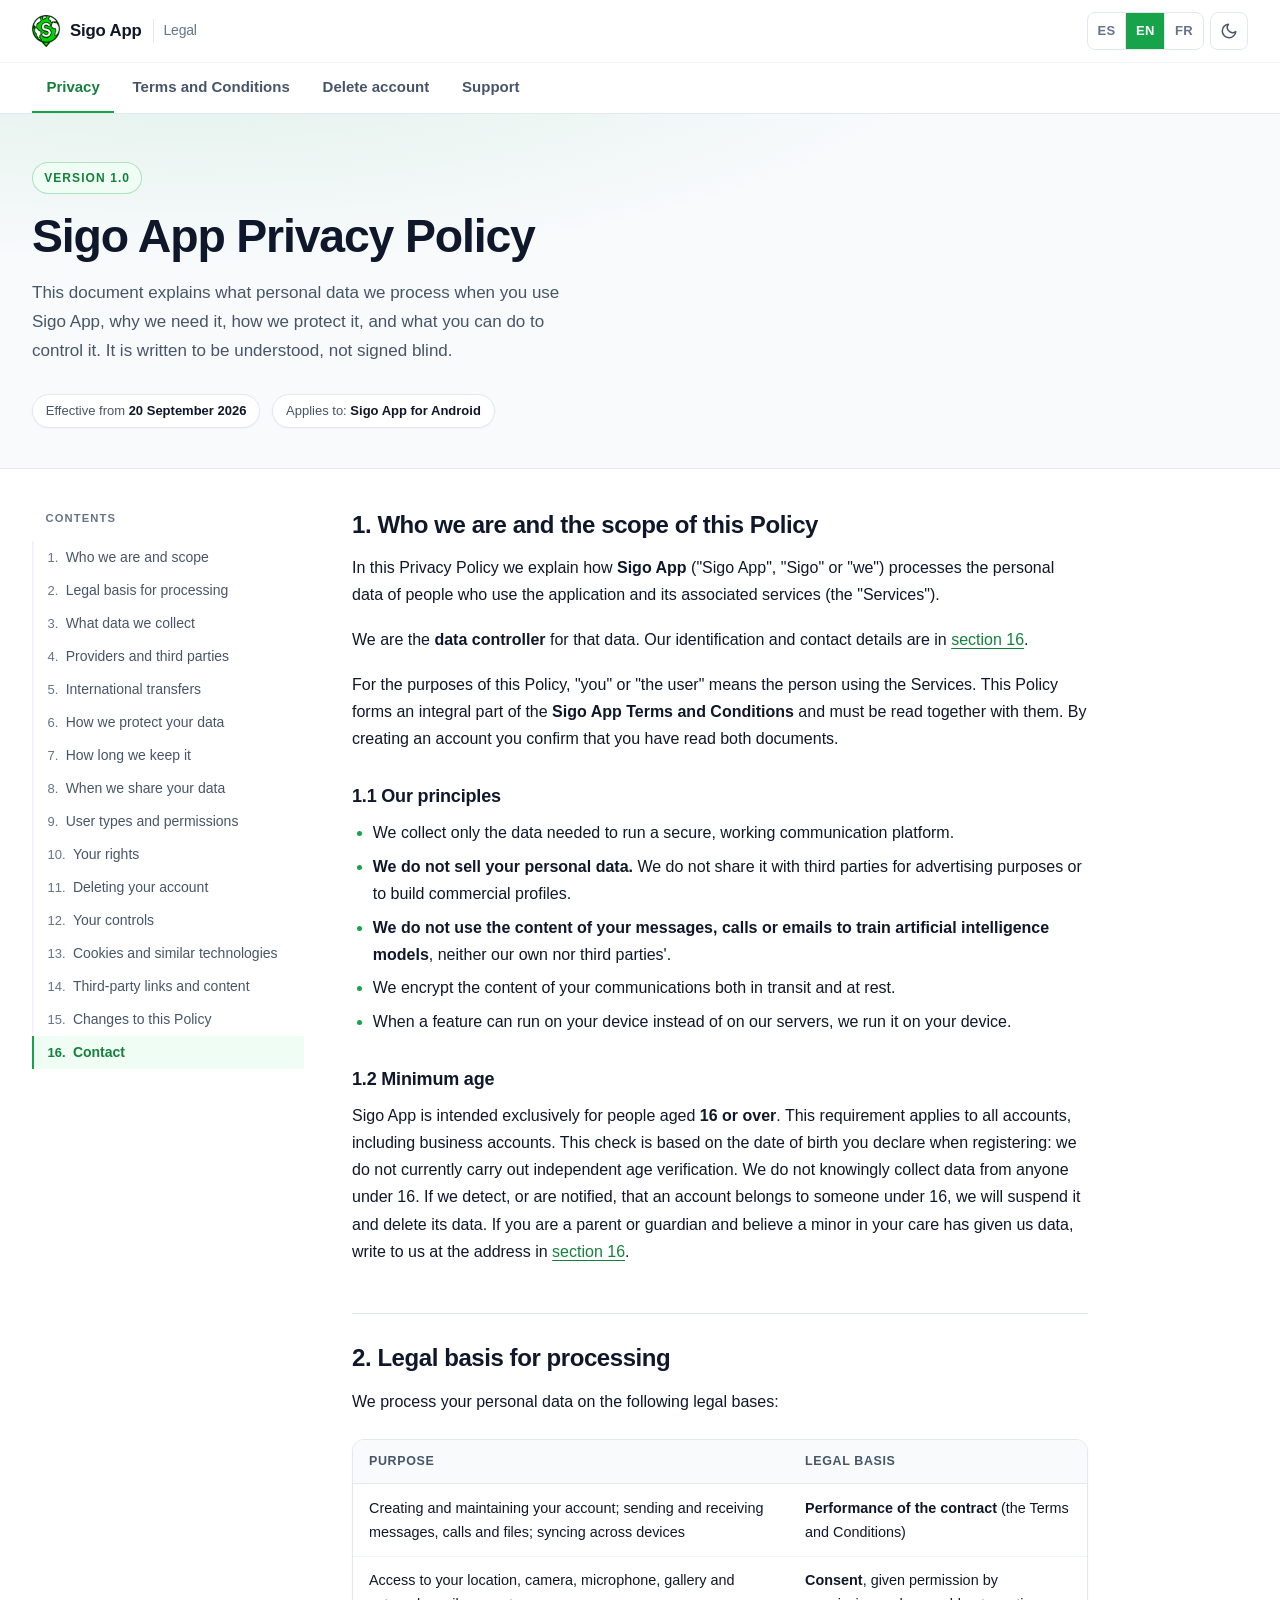
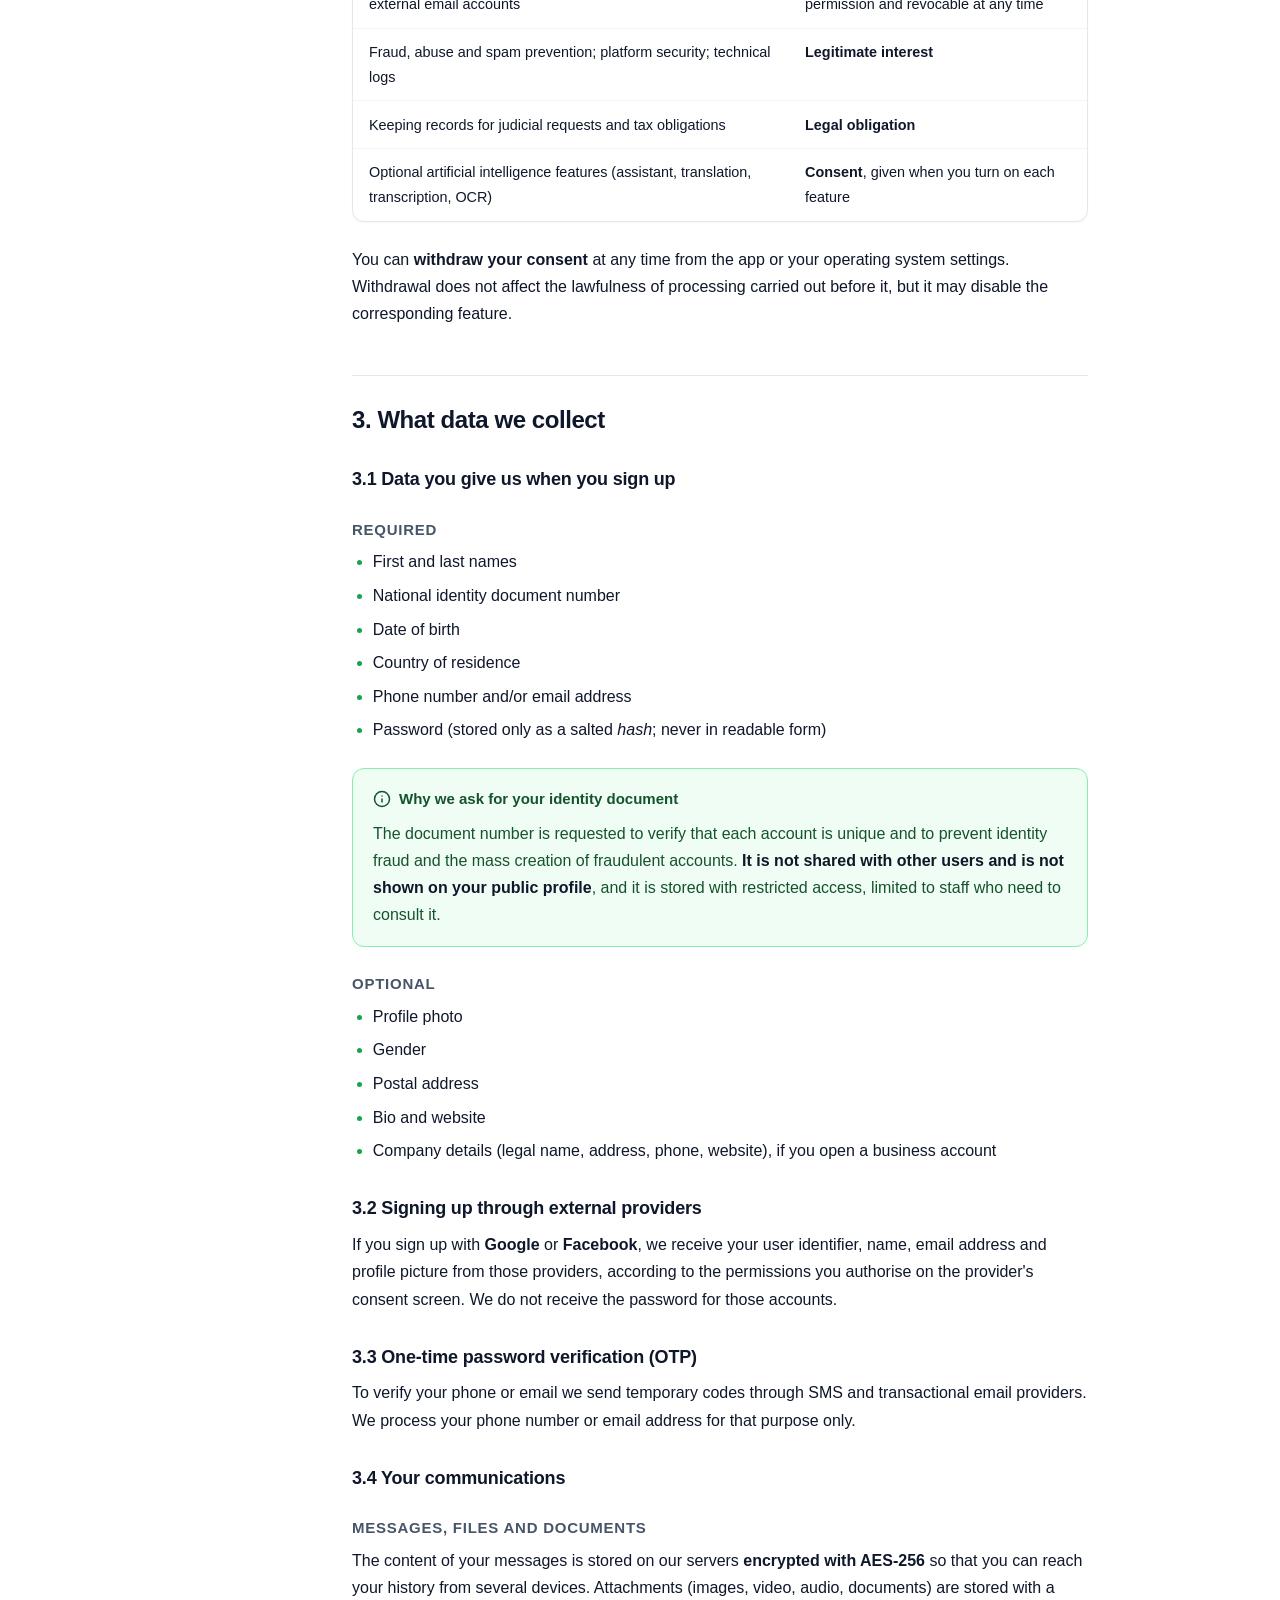
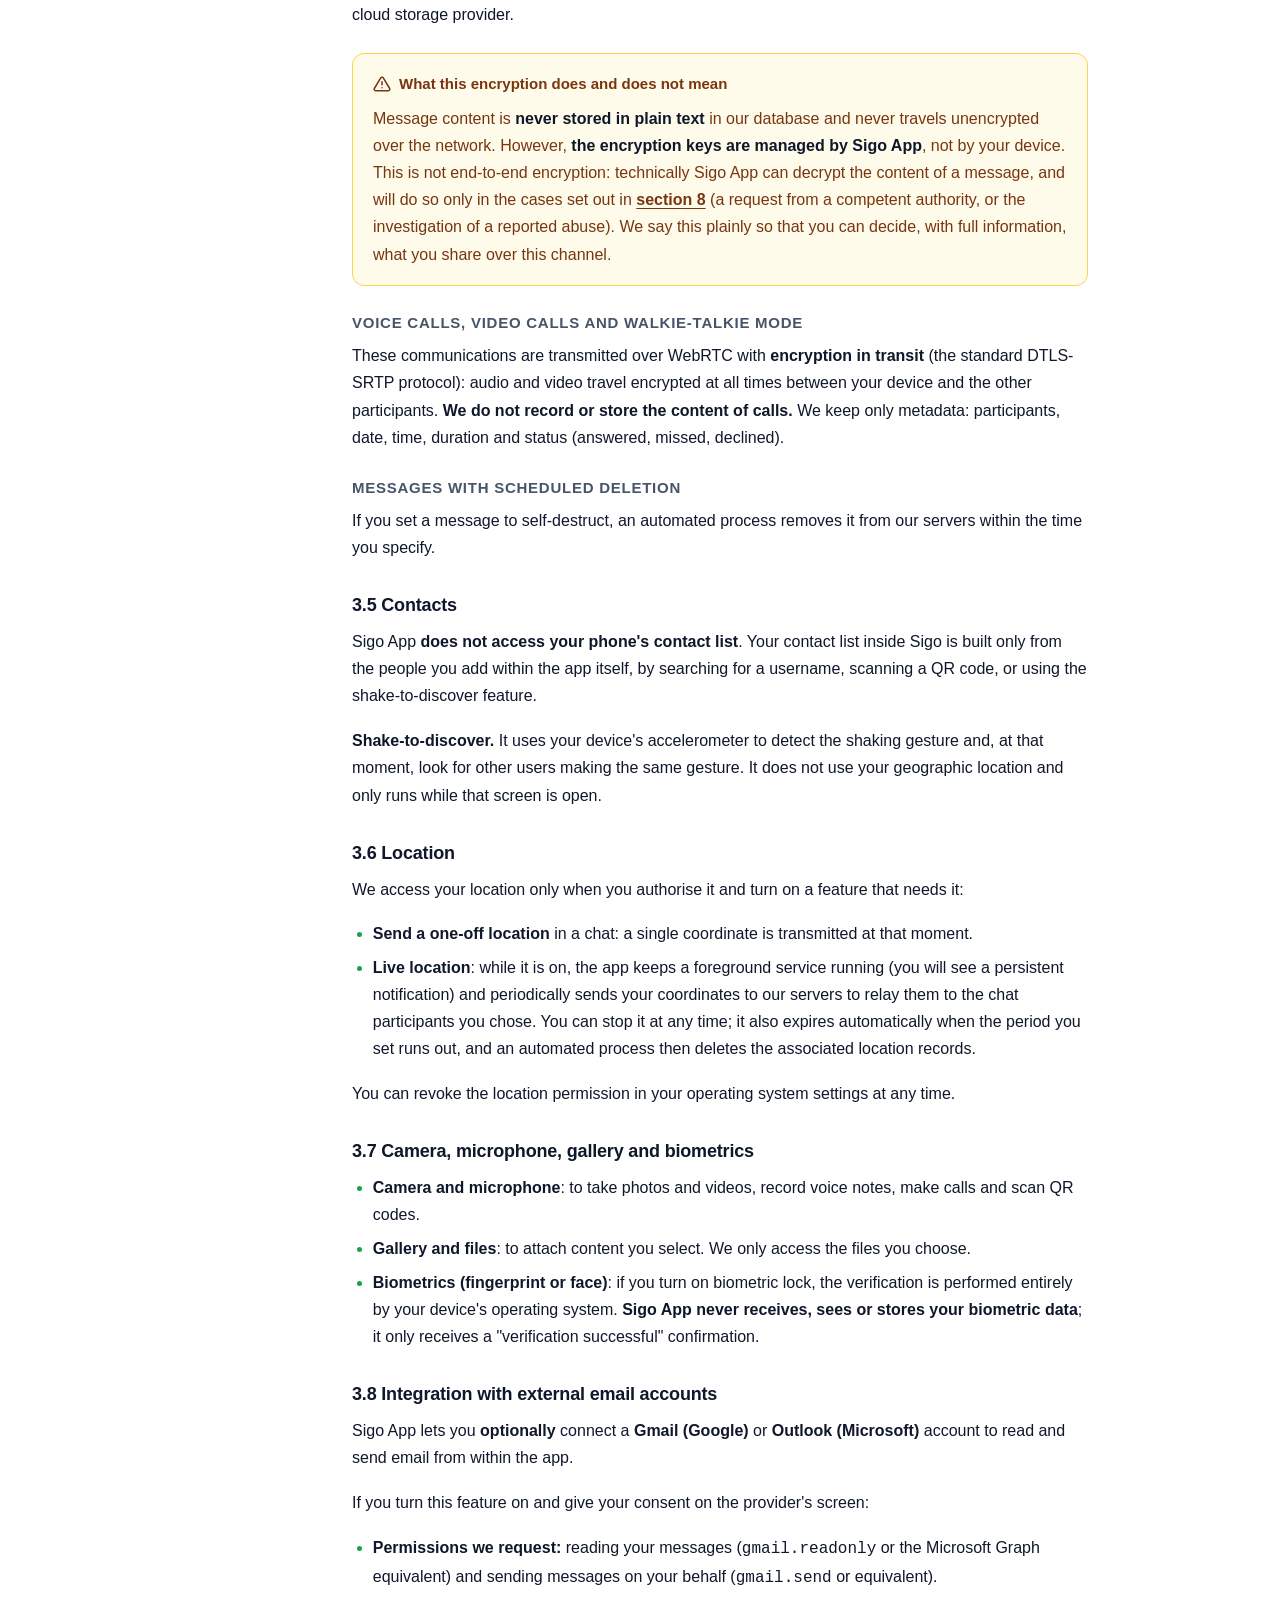
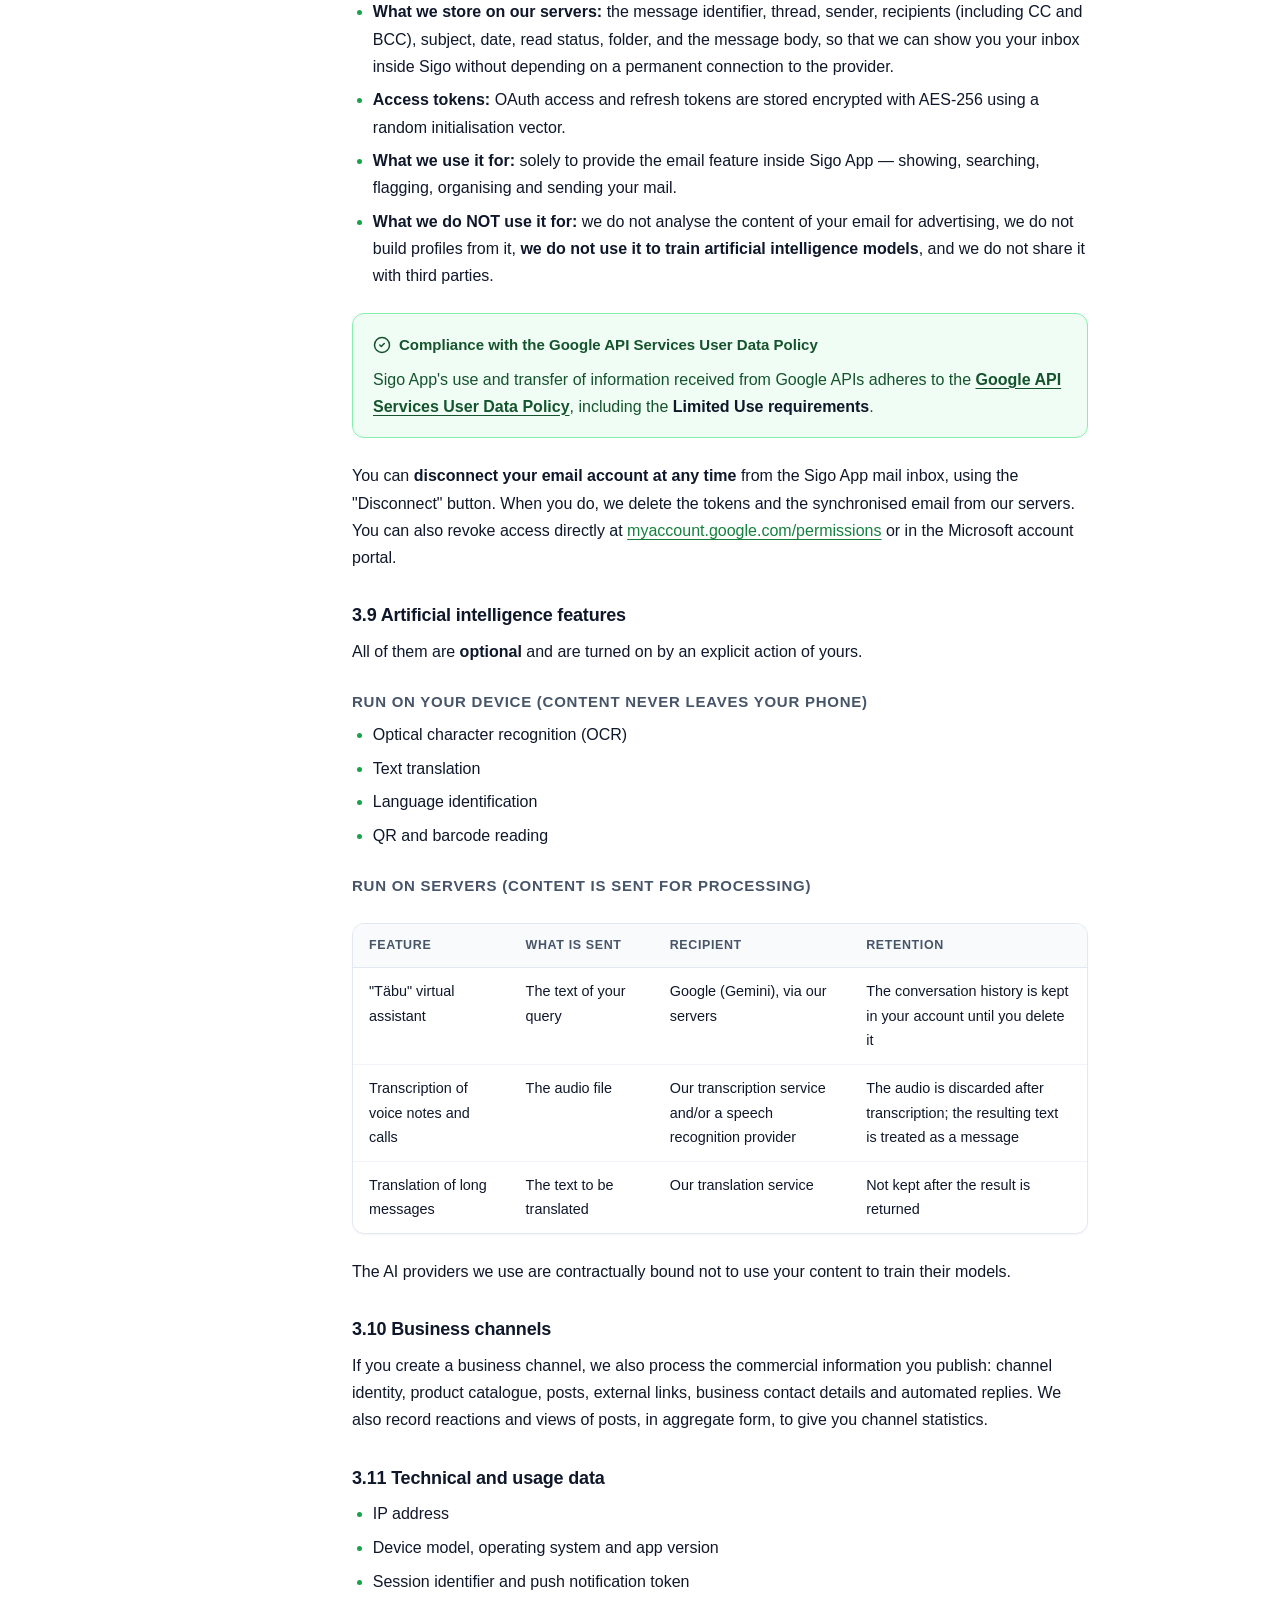
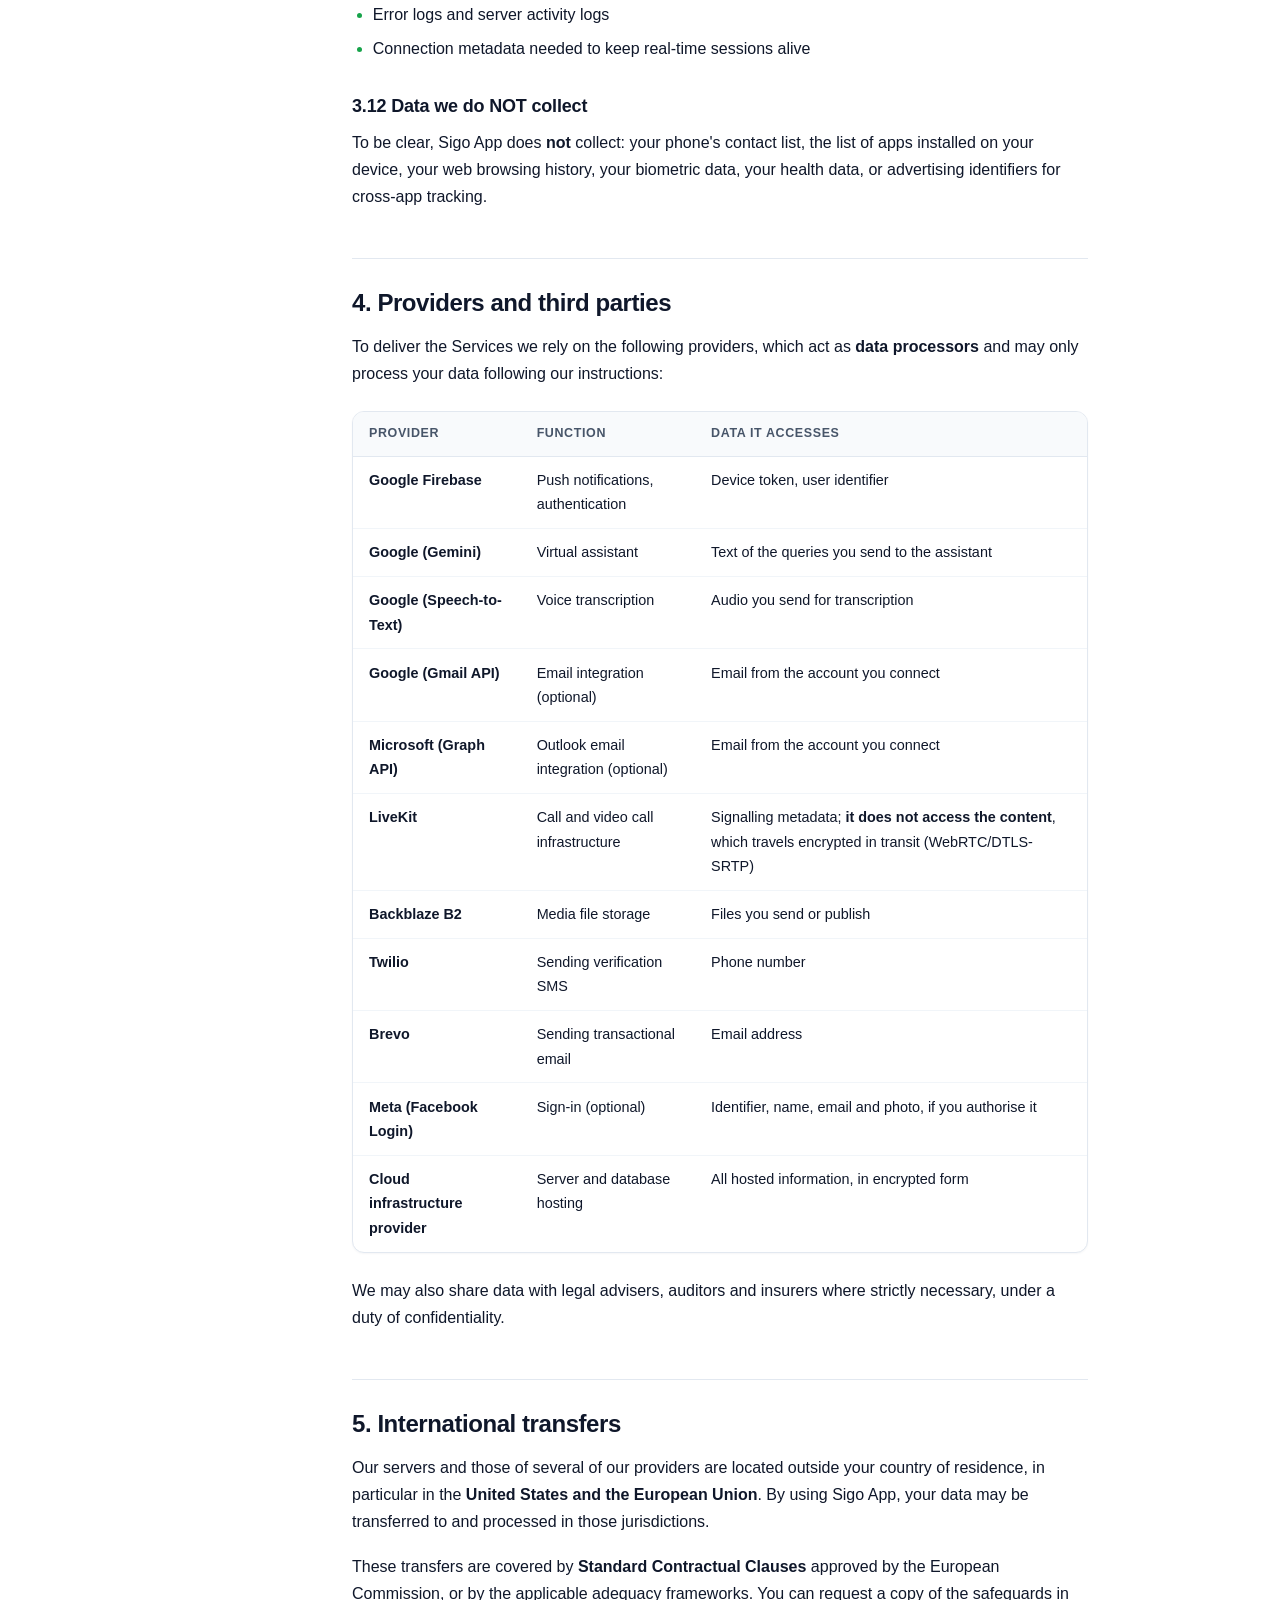
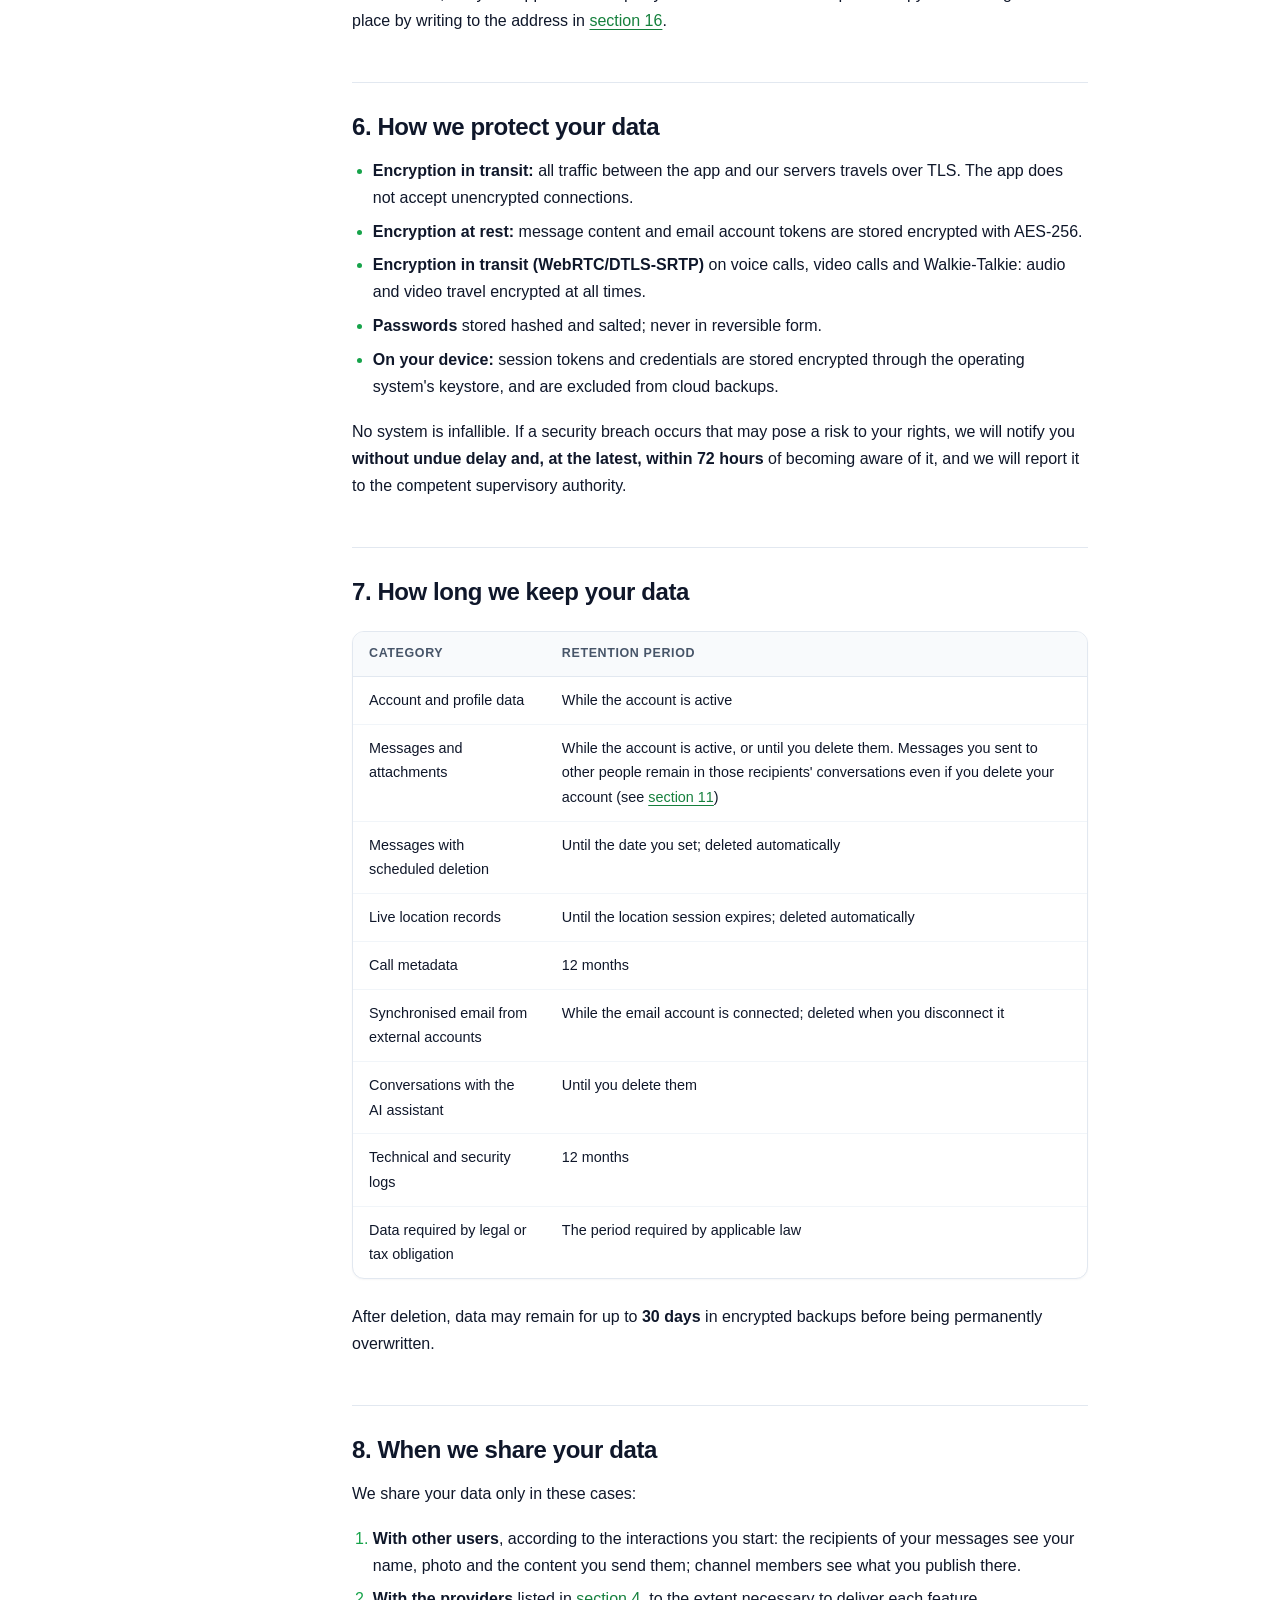
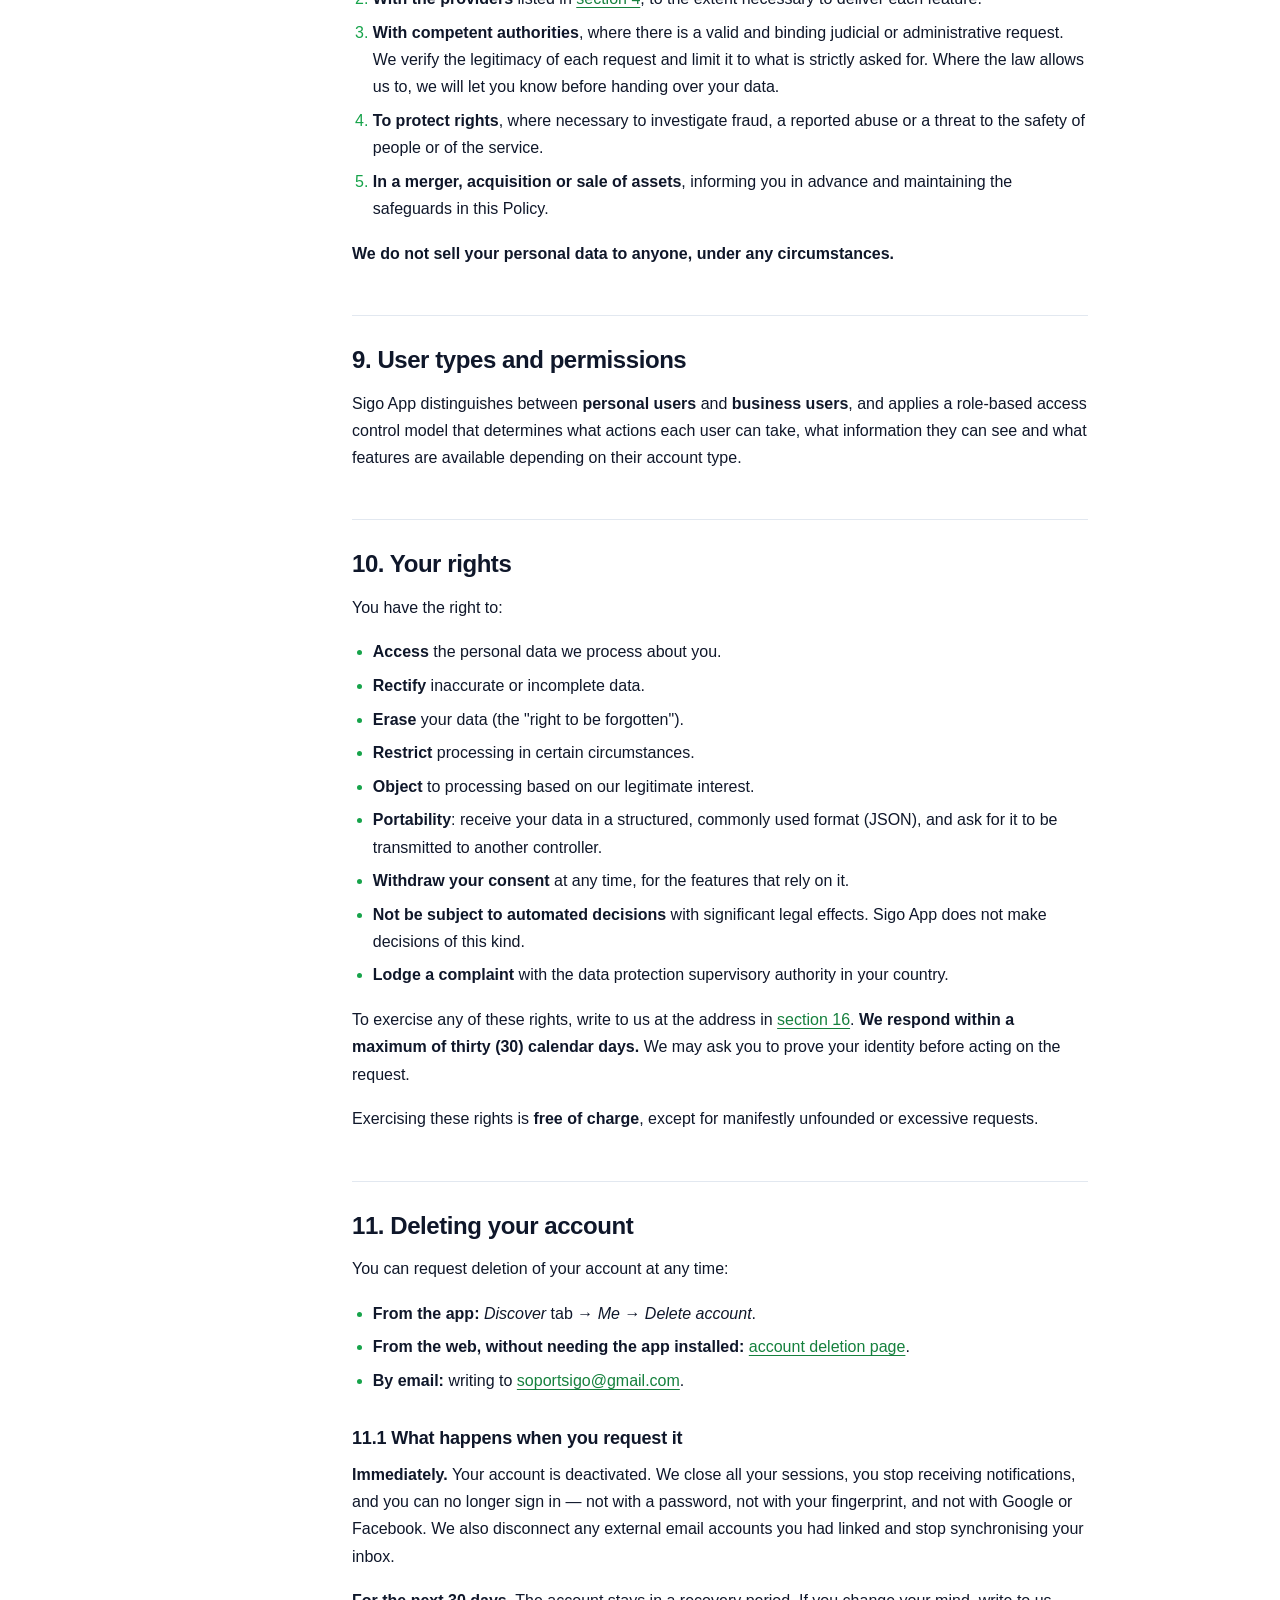
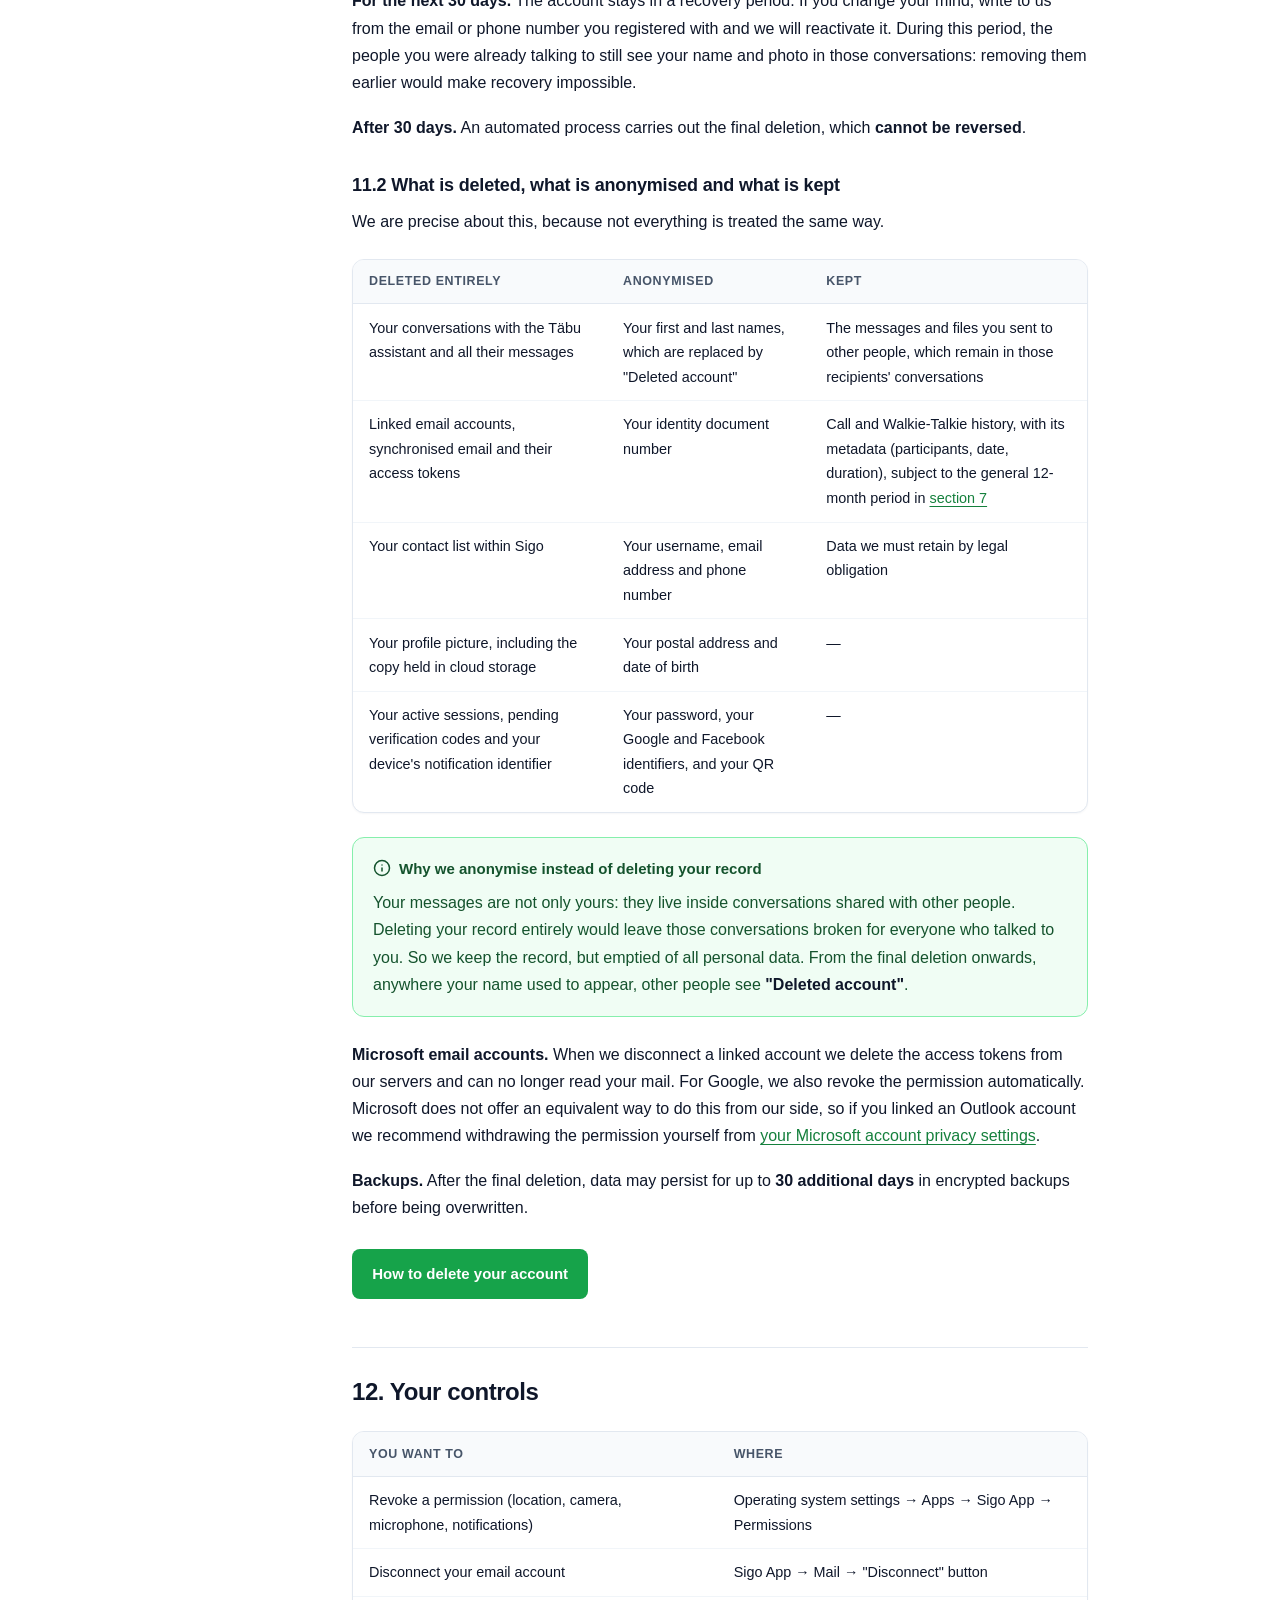
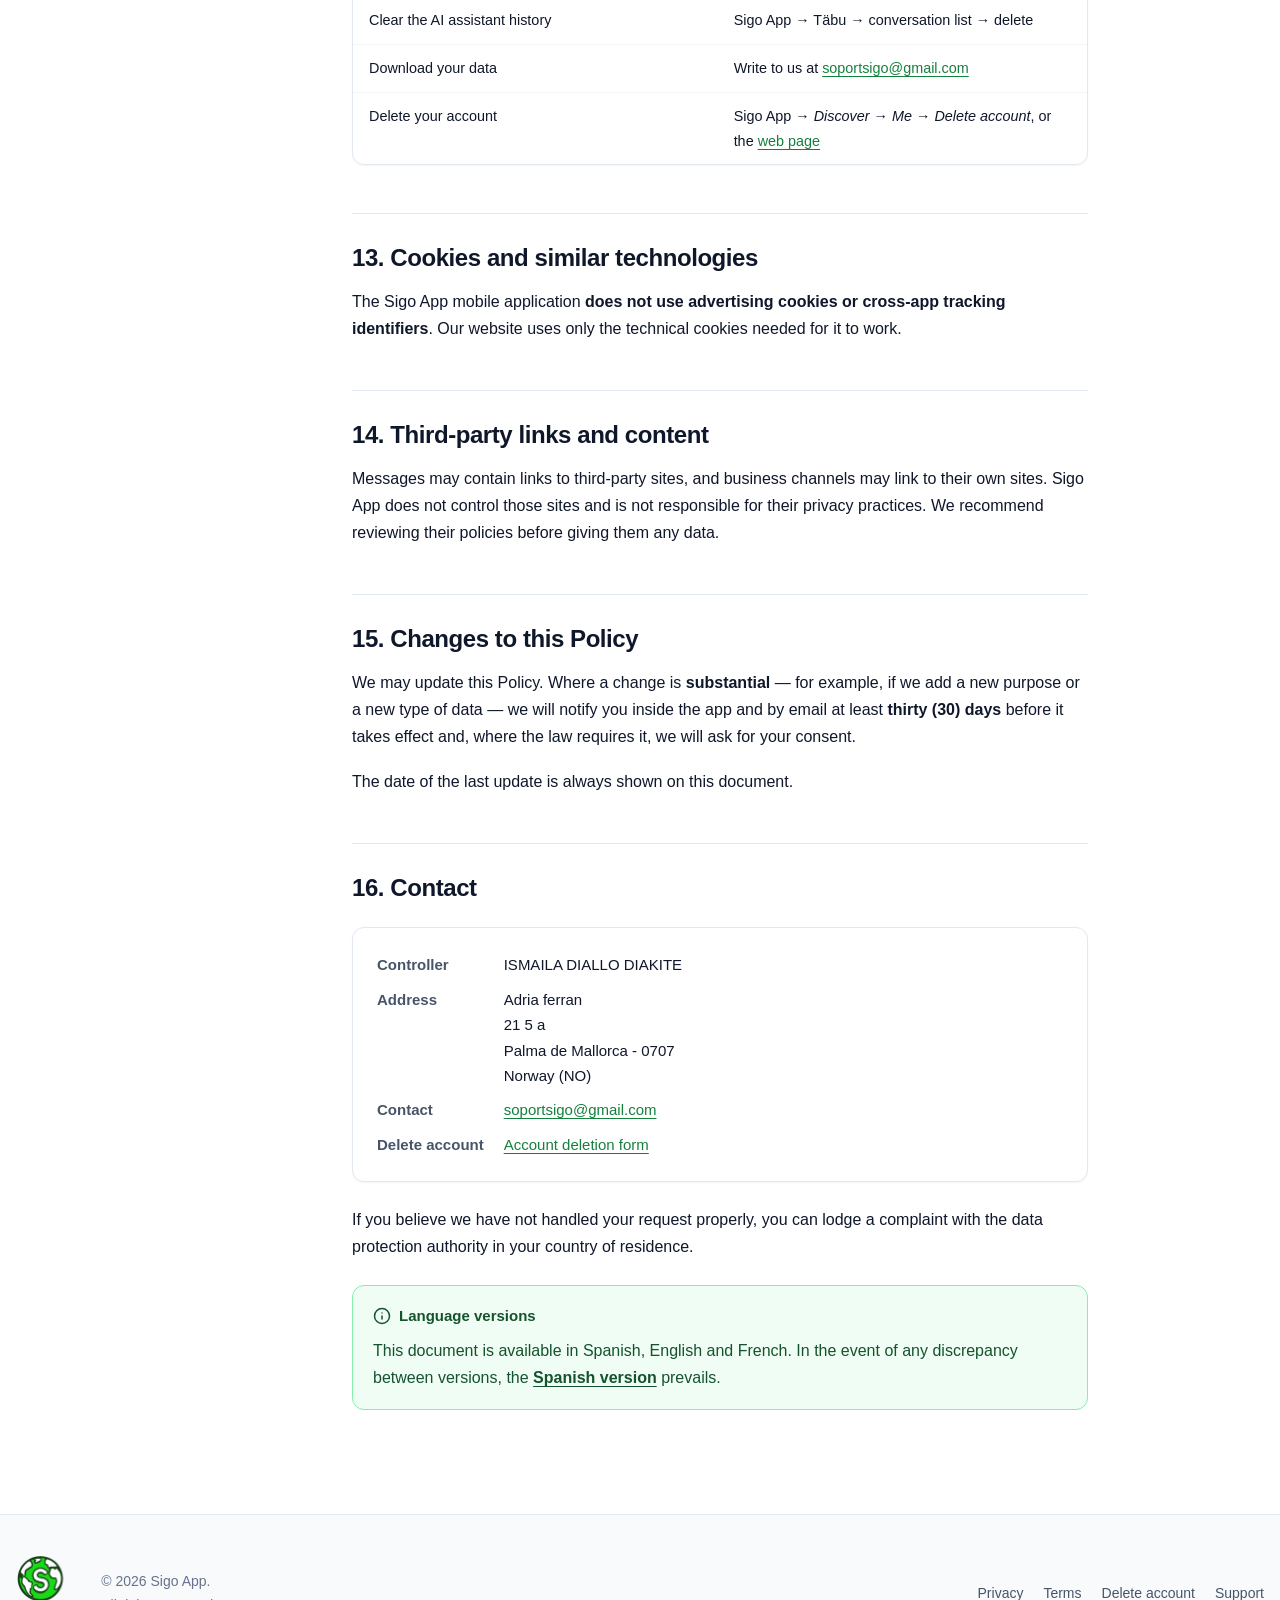
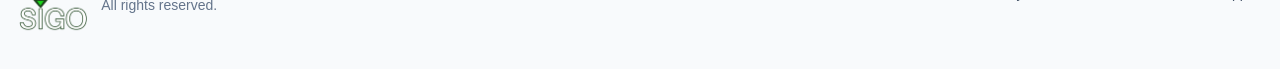
<file: en/index.html>
<!doctype html>
<html lang="en">
<head>
<meta charset="utf-8">
<meta name="viewport" content="width=device-width, initial-scale=1">
<title>Privacy Policy · Sigo App</title>
<meta name="description" content="Sigo App Privacy Policy: what data we collect, how we protect it, who we share it with, and how to exercise your rights.">
<meta name="robots" content="index, follow">
<meta property="og:type" content="website">
<meta property="og:title" content="Privacy Policy · Sigo App">
<meta property="og:description" content="What data Sigo App collects, how it protects it, and how to exercise your rights.">
<meta property="og:locale" content="en_US">
<link rel="alternate" hreflang="es" href="../index.html">
<link rel="alternate" hreflang="en" href="../en/index.html">
<link rel="alternate" hreflang="fr" href="../fr/index.html">
<link rel="alternate" hreflang="x-default" href="../index.html">
<link rel="icon" type="image/png" sizes="32x32" href="../assets/favicon-32.png">
<link rel="apple-touch-icon" sizes="180x180" href="../assets/apple-touch-icon.png">
<meta property="og:image" content="../assets/og-image.png">
<link rel="stylesheet" href="../assets/styles.css">
</head>
<body>

<a class="skip-link" href="#contenido">Skip to content</a>

<header class="site-header">
  <div class="site-header__inner">
    <a class="brand" href="../en/index.html">
      <img class="brand__logo" src="../assets/logo-mark.png" alt="" width="85" height="96">
      Sigo App
      <span class="brand__sub">Legal</span>
    </a>

    <div class="site-header__spacer"></div>

    <div class="header-actions">
      <nav class="lang-switch" aria-label="Language">
        <a href="../index.html" hreflang="es" lang="es" title="Español">ES</a>
        <a href="../en/index.html" hreflang="en" lang="en" aria-current="true" title="English">EN</a>
        <a href="../fr/index.html" hreflang="fr" lang="fr" title="Français">FR</a>
      </nav>
      <button class="icon-btn toc-toggle" data-toc-toggle aria-expanded="false"
              aria-controls="toc" aria-label="Open contents">
        <svg viewBox="0 0 24 24" fill="none" stroke="currentColor" stroke-width="2"
             stroke-linecap="round" aria-hidden="true">
          <path d="M4 6h16M4 12h16M4 18h16"/>
        </svg>
      </button>
      <button class="icon-btn" data-theme-toggle aria-label="Switch theme">
        <svg viewBox="0 0 24 24" fill="none" stroke="currentColor" stroke-width="2"
             stroke-linecap="round" stroke-linejoin="round" aria-hidden="true">
          <path d="M21 12.79A9 9 0 1 1 11.21 3 7 7 0 0 0 21 12.79Z"/>
        </svg>
      </button>
    </div>
  </div>

  <nav class="site-nav" aria-label="Legal documents">
    <div class="site-nav__inner">
      <a href="../en/index.html" aria-current="page">Privacy</a>
      <a href="../en/terms.html">Terms and Conditions</a>
      <a href="../en/delete-account.html">Delete account</a>
      <a href="../en/support.html">Support</a>
    </div>
  </nav>
</header>

<section class="hero">
  <div class="hero__inner">
    <p class="eyebrow">Version 1.0</p>
    <h1>Sigo App Privacy Policy</h1>
    <p class="hero__lede">
      This document explains what personal data we process when you use Sigo App, why we need it, how we protect it, and what you can do to control it. It is written to be understood, not signed blind.
    </p>
    <ul class="hero__meta">
      <li>Effective from <strong>20 September 2026</strong></li>
      <li>Applies to: <strong>Sigo App for Android</strong></li>
    </ul>
  </div>
</section>

<button class="toc-scrim" aria-hidden="true" tabindex="-1"></button>

<div class="layout">

  <nav class="toc" id="toc" aria-label="Table of contents">
    <p class="toc__title">Contents</p>
    <ol>
      <li><a href="#quienes-somos">Who we are and scope</a></li>
      <li><a href="#base-legal">Legal basis for processing</a></li>
      <li><a href="#datos">What data we collect</a></li>
      <li><a href="#proveedores">Providers and third parties</a></li>
      <li><a href="#transferencias">International transfers</a></li>
      <li><a href="#seguridad">How we protect your data</a></li>
      <li><a href="#retencion">How long we keep it</a></li>
      <li><a href="#comparticion">When we share your data</a></li>
      <li><a href="#roles">User types and permissions</a></li>
      <li><a href="#derechos">Your rights</a></li>
      <li><a href="#eliminacion">Deleting your account</a></li>
      <li><a href="#controles">Your controls</a></li>
      <li><a href="#cookies">Cookies and similar technologies</a></li>
      <li><a href="#terceros-enlaces">Third-party links and content</a></li>
      <li><a href="#cambios">Changes to this Policy</a></li>
      <li><a href="#contacto">Contact</a></li>
    </ol>
  </nav>

  <main class="prose" id="contenido">


    <h2 id="quienes-somos">1. Who we are and the scope of this Policy</h2>

    <p>
      In this Privacy Policy we explain how <strong>Sigo App</strong>
      ("Sigo App", "Sigo" or "we") processes the personal data of people who
      use the application and its associated services (the "Services").
    </p>

    <p>
      We are the <strong>data controller</strong> for that data. Our identification
      and contact details are in <a href="#contacto">section 16</a>.
    </p>

    <p>
      For the purposes of this Policy, "you" or "the user" means the person
      using the Services. This Policy forms an integral part of the
      <strong>Sigo App Terms and Conditions</strong> and must be read together
      with them. By creating an account you confirm that you have read both
      documents.
    </p>

    <h3 id="principios">1.1 Our principles</h3>

    <ul>
      <li>We collect only the data needed to run a secure, working communication platform.</li>
      <li><strong>We do not sell your personal data.</strong> We do not share it with third parties for advertising purposes or to build commercial profiles.</li>
      <li><strong>We do not use the content of your messages, calls or emails to train artificial intelligence models</strong>, neither our own nor third parties'.</li>
      <li>We encrypt the content of your communications both in transit and at rest.</li>
      <li>When a feature can run on your device instead of on our servers, we run it on your device.</li>
    </ul>

    <h3 id="edad">1.2 Minimum age</h3>

    <p>
      Sigo App is intended exclusively for people aged <strong>16 or over</strong>.
      This requirement applies to all accounts, including business accounts.
      This check is based on the date of birth you declare when registering:
      we do not currently carry out independent age verification. We
      do not knowingly collect data from anyone under 16. If we detect, or are
      notified, that an account belongs to someone under 16, we will suspend it
      and delete its data. If you are a parent or guardian and believe a minor
      in your care has given us data, write to us at the address in
      <a href="#contacto">section 16</a>.
    </p>

    <h2 id="base-legal">2. Legal basis for processing</h2>

    <p>We process your personal data on the following legal bases:</p>

    <div class="table-wrap">
      <table>
        <thead>
          <tr><th scope="col">Purpose</th><th scope="col">Legal basis</th></tr>
        </thead>
        <tbody>
          <tr>
            <td>Creating and maintaining your account; sending and receiving messages, calls and files; syncing across devices</td>
            <td><strong>Performance of the contract</strong> (the Terms and Conditions)</td>
          </tr>
          <tr>
            <td>Access to your location, camera, microphone, gallery and external email accounts</td>
            <td><strong>Consent</strong>, given permission by permission and revocable at any time</td>
          </tr>
          <tr>
            <td>Fraud, abuse and spam prevention; platform security; technical logs</td>
            <td><strong>Legitimate interest</strong></td>
          </tr>
          <tr>
            <td>Keeping records for judicial requests and tax obligations</td>
            <td><strong>Legal obligation</strong></td>
          </tr>
          <tr>
            <td>Optional artificial intelligence features (assistant, translation, transcription, OCR)</td>
            <td><strong>Consent</strong>, given when you turn on each feature</td>
          </tr>
        </tbody>
      </table>
    </div>

    <p>
      You can <strong>withdraw your consent</strong> at any time from the app or
      your operating system settings. Withdrawal does not affect the lawfulness
      of processing carried out before it, but it may disable the corresponding
      feature.
    </p>

    <h2 id="datos">3. What data we collect</h2>

    <h3 id="datos-registro">3.1 Data you give us when you sign up</h3>

    <h4>Required</h4>
    <ul>
      <li>First and last names</li>
      <li>National identity document number</li>
      <li>Date of birth</li>
      <li>Country of residence</li>
      <li>Phone number and/or email address</li>
      <li>Password (stored only as a salted <em>hash</em>; never in readable form)</li>
    </ul>

    <div class="callout">
      <div class="callout__title">
        <svg viewBox="0 0 24 24" fill="none" stroke="currentColor" stroke-width="2"
             stroke-linecap="round" stroke-linejoin="round" aria-hidden="true">
          <circle cx="12" cy="12" r="10"/><path d="M12 16v-4M12 8h.01"/>
        </svg>
        Why we ask for your identity document
      </div>
      <p>
        The document number is requested to verify that each account is unique
        and to prevent identity fraud and the mass creation of fraudulent
        accounts. <strong>It is not shared with other users and is not shown on
        your public profile</strong>, and it is stored with restricted access,
        limited to staff who need to consult it.
      </p>
    </div>

    <h4>Optional</h4>
    <ul>
      <li>Profile photo</li>
      <li>Gender</li>
      <li>Postal address</li>
      <li>Bio and website</li>
      <li>Company details (legal name, address, phone, website), if you open a business account</li>
    </ul>

    <h3 id="datos-social">3.2 Signing up through external providers</h3>
    <p>
      If you sign up with <strong>Google</strong> or <strong>Facebook</strong>,
      we receive your user identifier, name, email address and profile picture
      from those providers, according to the permissions you authorise on the
      provider's consent screen. We do not receive the password for those
      accounts.
    </p>

    <h3 id="datos-otp">3.3 One-time password verification (OTP)</h3>
    <p>
      To verify your phone or email we send temporary codes through SMS and
      transactional email providers. We process your phone number or email
      address for that purpose only.
    </p>

    <h3 id="datos-comunicaciones">3.4 Your communications</h3>

    <h4>Messages, files and documents</h4>
    <p>
      The content of your messages is stored on our servers
      <strong>encrypted with AES-256</strong> so that you can reach your history
      from several devices. Attachments (images, video, audio, documents) are
      stored with a cloud storage provider.
    </p>

    <div class="callout callout--warn">
      <div class="callout__title">
        <svg viewBox="0 0 24 24" fill="none" stroke="currentColor" stroke-width="2"
             stroke-linecap="round" stroke-linejoin="round" aria-hidden="true">
          <path d="M12 9v4M12 17h.01"/>
          <path d="M10.29 3.86 1.82 18a2 2 0 0 0 1.71 3h16.94a2 2 0 0 0 1.71-3L13.71 3.86a2 2 0 0 0-3.42 0Z"/>
        </svg>
        What this encryption does and does not mean
      </div>
      <p>
        Message content is <strong>never stored in plain text</strong> in our
        database and never travels unencrypted over the network. However,
        <strong>the encryption keys are managed by Sigo App</strong>, not by
        your device. This is not end-to-end encryption: technically Sigo App can
        decrypt the content of a message, and will do so only in the cases set
        out in <a href="#comparticion">section 8</a> (a request from a competent
        authority, or the investigation of a reported abuse). We say this
        plainly so that you can decide, with full information, what you share
        over this channel.
      </p>
    </div>

    <h4>Voice calls, video calls and Walkie-Talkie mode</h4>
    <p>
      These communications are transmitted over WebRTC with
      <strong>encryption in transit</strong> (the standard DTLS-SRTP protocol):
      audio and video travel encrypted at all times between your device and
      the other participants.
      <strong>We do not record or store the content of calls.</strong> We keep
      only metadata: participants, date, time, duration and status (answered,
      missed, declined).
    </p>

    <h4>Messages with scheduled deletion</h4>
    <p>
      If you set a message to self-destruct, an automated process removes it
      from our servers within the time you specify.
    </p>

    <h3 id="datos-contactos">3.5 Contacts</h3>
    <p>
      Sigo App <strong>does not access your phone's contact list</strong>. Your
      contact list inside Sigo is built only from the people you add within the
      app itself, by searching for a username, scanning a QR code, or using the
      shake-to-discover feature.
    </p>
    <p>
      <strong>Shake-to-discover.</strong> It uses your device's accelerometer to
      detect the shaking gesture and, at that moment, look for other users
      making the same gesture. It does not use your geographic location and only
      runs while that screen is open.
    </p>

    <h3 id="datos-ubicacion">3.6 Location</h3>
    <p>We access your location only when you authorise it and turn on a feature that needs it:</p>
    <ul>
      <li><strong>Send a one-off location</strong> in a chat: a single coordinate is transmitted at that moment.</li>
      <li><strong>Live location</strong>: while it is on, the app keeps a foreground service running (you will see a persistent notification) and periodically sends your coordinates to our servers to relay them to the chat participants you chose. You can stop it at any time; it also expires automatically when the period you set runs out, and an automated process then deletes the associated location records.</li>
    </ul>
    <p>You can revoke the location permission in your operating system settings at any time.</p>

    <h3 id="datos-sensores">3.7 Camera, microphone, gallery and biometrics</h3>
    <ul>
      <li><strong>Camera and microphone</strong>: to take photos and videos, record voice notes, make calls and scan QR codes.</li>
      <li><strong>Gallery and files</strong>: to attach content you select. We only access the files you choose.</li>
      <li><strong>Biometrics (fingerprint or face)</strong>: if you turn on biometric lock, the verification is performed entirely by your device's operating system. <strong>Sigo App never receives, sees or stores your biometric data</strong>; it only receives a "verification successful" confirmation.</li>
    </ul>

    <h3 id="datos-correo">3.8 Integration with external email accounts</h3>

    <p>
      Sigo App lets you <strong>optionally</strong> connect a
      <strong>Gmail (Google)</strong> or <strong>Outlook (Microsoft)</strong>
      account to read and send email from within the app.
    </p>

    <p>If you turn this feature on and give your consent on the provider's screen:</p>

    <ul>
      <li><strong>Permissions we request:</strong> reading your messages (<code>gmail.readonly</code> or the Microsoft Graph equivalent) and sending messages on your behalf (<code>gmail.send</code> or equivalent).</li>
      <li><strong>What we store on our servers:</strong> the message identifier, thread, sender, recipients (including CC and BCC), subject, date, read status, folder, and the message body, so that we can show you your inbox inside Sigo without depending on a permanent connection to the provider.</li>
      <li><strong>Access tokens:</strong> OAuth access and refresh tokens are stored encrypted with AES-256 using a random initialisation vector.</li>
      <li><strong>What we use it for:</strong> solely to provide the email feature inside Sigo App — showing, searching, flagging, organising and sending your mail.</li>
      <li><strong>What we do NOT use it for:</strong> we do not analyse the content of your email for advertising, we do not build profiles from it, <strong>we do not use it to train artificial intelligence models</strong>, and we do not share it with third parties.</li>
    </ul>

    <div class="callout">
      <div class="callout__title">
        <svg viewBox="0 0 24 24" fill="none" stroke="currentColor" stroke-width="2"
             stroke-linecap="round" stroke-linejoin="round" aria-hidden="true">
          <path d="M9 12l2 2 4-4"/><circle cx="12" cy="12" r="10"/>
        </svg>
        Compliance with the Google API Services User Data Policy
      </div>
      <p>
        Sigo App's use and transfer of information received from Google APIs
        adheres to the
        <a href="https://developers.google.com/terms/api-services-user-data-policy" target="_blank" rel="noopener noreferrer">Google
        API Services User Data Policy</a>, including the
        <strong>Limited Use requirements</strong>.
      </p>
    </div>

    <p>
      You can <strong>disconnect your email account at any time</strong> from
      the Sigo App mail inbox, using the "Disconnect" button. When you do, we delete the tokens and the
      synchronised email from our servers. You can also revoke access directly
      at
      <a href="https://myaccount.google.com/permissions" target="_blank" rel="noopener noreferrer">myaccount.google.com/permissions</a>
      or in the Microsoft account portal.
    </p>

    <h3 id="datos-ia">3.9 Artificial intelligence features</h3>

    <p>All of them are <strong>optional</strong> and are turned on by an explicit action of yours.</p>

    <h4>Run on your device (content never leaves your phone)</h4>
    <ul>
      <li>Optical character recognition (OCR)</li>
      <li>Text translation</li>
      <li>Language identification</li>
      <li>QR and barcode reading</li>
    </ul>

    <h4>Run on servers (content is sent for processing)</h4>

    <div class="table-wrap">
      <table>
        <thead>
          <tr>
            <th scope="col">Feature</th>
            <th scope="col">What is sent</th>
            <th scope="col">Recipient</th>
            <th scope="col">Retention</th>
          </tr>
        </thead>
        <tbody>
          <tr>
            <td>"Täbu" virtual assistant</td>
            <td>The text of your query</td>
            <td>Google (Gemini), via our servers</td>
            <td>The conversation history is kept in your account until you delete it</td>
          </tr>
          <tr>
            <td>Transcription of voice notes and calls</td>
            <td>The audio file</td>
            <td>Our transcription service and/or a speech recognition provider</td>
            <td>The audio is discarded after transcription; the resulting text is treated as a message</td>
          </tr>
          <tr>
            <td>Translation of long messages</td>
            <td>The text to be translated</td>
            <td>Our translation service</td>
            <td>Not kept after the result is returned</td>
          </tr>
        </tbody>
      </table>
    </div>

    <p>
      The AI providers we use are contractually bound not to use your content to
      train their models.
    </p>

    <h3 id="datos-empresa">3.10 Business channels</h3>
    <p>
      If you create a business channel, we also process the commercial
      information you publish: channel identity, product catalogue, posts,
      external links, business contact details and automated replies. We also
      record reactions and views of posts, in aggregate form, to give you
      channel statistics.
    </p>

    <h3 id="datos-tecnicos">3.11 Technical and usage data</h3>
    <ul>
      <li>IP address</li>
      <li>Device model, operating system and app version</li>
      <li>Session identifier and push notification token</li>
      <li>Error logs and server activity logs</li>
      <li>Connection metadata needed to keep real-time sessions alive</li>
    </ul>

    <h3 id="datos-no">3.12 Data we do NOT collect</h3>
    <p>
      To be clear, Sigo App does <strong>not</strong> collect: your phone's
      contact list, the list of apps installed on your device, your web browsing
      history, your biometric data, your health data, or advertising identifiers
      for cross-app tracking.
    </p>

    <h2 id="proveedores">4. Providers and third parties</h2>

    <p>
      To deliver the Services we rely on the following providers, which act as
      <strong>data processors</strong> and may only process your data following
      our instructions:
    </p>

    <div class="table-wrap">
      <table>
        <thead>
          <tr>
            <th scope="col">Provider</th>
            <th scope="col">Function</th>
            <th scope="col">Data it accesses</th>
          </tr>
        </thead>
        <tbody>
          <tr><td><strong>Google Firebase</strong></td><td>Push notifications, authentication</td><td>Device token, user identifier</td></tr>
          <tr><td><strong>Google (Gemini)</strong></td><td>Virtual assistant</td><td>Text of the queries you send to the assistant</td></tr>
          <tr><td><strong>Google (Speech-to-Text)</strong></td><td>Voice transcription</td><td>Audio you send for transcription</td></tr>
          <tr><td><strong>Google (Gmail API)</strong></td><td>Email integration (optional)</td><td>Email from the account you connect</td></tr>
          <tr><td><strong>Microsoft (Graph API)</strong></td><td>Outlook email integration (optional)</td><td>Email from the account you connect</td></tr>
          <tr><td><strong>LiveKit</strong></td><td>Call and video call infrastructure</td><td>Signalling metadata; <strong>it does not access the content</strong>, which travels encrypted in transit (WebRTC/DTLS-SRTP)</td></tr>
          <tr><td><strong>Backblaze B2</strong></td><td>Media file storage</td><td>Files you send or publish</td></tr>
          <tr><td><strong>Twilio</strong></td><td>Sending verification SMS</td><td>Phone number</td></tr>
          <tr><td><strong>Brevo</strong></td><td>Sending transactional email</td><td>Email address</td></tr>
          <tr><td><strong>Meta (Facebook Login)</strong></td><td>Sign-in (optional)</td><td>Identifier, name, email and photo, if you authorise it</td></tr>
          <tr><td><strong>Cloud infrastructure provider</strong></td><td>Server and database hosting</td><td>All hosted information, in encrypted form</td></tr>
        </tbody>
      </table>
    </div>

    <p>
      We may also share data with legal advisers, auditors and insurers where
      strictly necessary, under a duty of confidentiality.
    </p>

    <h2 id="transferencias">5. International transfers</h2>
    <p>
      Our servers and those of several of our providers are located outside your
      country of residence, in particular in the
      <strong>United States and the European Union</strong>. By using Sigo App,
      your data may be transferred to and processed in those jurisdictions.
    </p>
    <p>
      These transfers are covered by <strong>Standard Contractual Clauses</strong>
      approved by the European Commission, or by the applicable adequacy
      frameworks. You can request a copy of the safeguards in place by writing
      to the address in <a href="#contacto">section 16</a>.
    </p>

    <h2 id="seguridad">6. How we protect your data</h2>
    <ul>
      <li><strong>Encryption in transit:</strong> all traffic between the app and our servers travels over TLS. The app does not accept unencrypted connections.</li>
      <li><strong>Encryption at rest:</strong> message content and email account tokens are stored encrypted with AES-256.</li>
      <li><strong>Encryption in transit (WebRTC/DTLS-SRTP)</strong> on voice calls, video calls and Walkie-Talkie: audio and video travel encrypted at all times.</li>
      <li><strong>Passwords</strong> stored hashed and salted; never in reversible form.</li>
      <li><strong>On your device:</strong> session tokens and credentials are stored encrypted through the operating system's keystore, and are excluded from cloud backups.</li>
    </ul>
    <p>
      No system is infallible. If a security breach occurs that may pose a risk
      to your rights, we will notify you
      <strong>without undue delay and, at the latest, within 72 hours</strong>
      of becoming aware of it, and we will report it to the competent
      supervisory authority.
    </p>

    <h2 id="retencion">7. How long we keep your data</h2>

    <div class="table-wrap">
      <table>
        <thead>
          <tr><th scope="col">Category</th><th scope="col">Retention period</th></tr>
        </thead>
        <tbody>
          <tr><td>Account and profile data</td><td>While the account is active</td></tr>
          <tr><td>Messages and attachments</td><td>While the account is active, or until you delete them. Messages you sent to other people remain in those recipients' conversations even if you delete your account (see <a href="#eliminacion">section 11</a>)</td></tr>
          <tr><td>Messages with scheduled deletion</td><td>Until the date you set; deleted automatically</td></tr>
          <tr><td>Live location records</td><td>Until the location session expires; deleted automatically</td></tr>
          <tr><td>Call metadata</td><td>12 months</td></tr>
          <tr><td>Synchronised email from external accounts</td><td>While the email account is connected; deleted when you disconnect it</td></tr>
          <tr><td>Conversations with the AI assistant</td><td>Until you delete them</td></tr>
          <tr><td>Technical and security logs</td><td>12 months</td></tr>
          <tr><td>Data required by legal or tax obligation</td><td>The period required by applicable law</td></tr>
        </tbody>
      </table>
    </div>

    <p>
      After deletion, data may remain for up to <strong>30 days</strong> in
      encrypted backups before being permanently overwritten.
    </p>

    <h2 id="comparticion">8. When we share your data</h2>

    <p>We share your data only in these cases:</p>

    <ol>
      <li><strong>With other users</strong>, according to the interactions you start: the recipients of your messages see your name, photo and the content you send them; channel members see what you publish there.</li>
      <li><strong>With the providers</strong> listed in <a href="#proveedores">section 4</a>, to the extent necessary to deliver each feature.</li>
      <li><strong>With competent authorities</strong>, where there is a valid and binding judicial or administrative request. We verify the legitimacy of each request and limit it to what is strictly asked for. Where the law allows us to, we will let you know before handing over your data.</li>
      <li><strong>To protect rights</strong>, where necessary to investigate fraud, a reported abuse or a threat to the safety of people or of the service.</li>
      <li><strong>In a merger, acquisition or sale of assets</strong>, informing you in advance and maintaining the safeguards in this Policy.</li>
    </ol>

    <p><strong>We do not sell your personal data to anyone, under any circumstances.</strong></p>

    <h2 id="roles">9. User types and permissions</h2>
    <p>
      Sigo App distinguishes between <strong>personal users</strong> and
      <strong>business users</strong>, and applies a role-based access control
      model that determines what actions each user can take, what information
      they can see and what features are available depending on their account
      type.
    </p>

    <h2 id="derechos">10. Your rights</h2>

    <p>You have the right to:</p>
    <ul>
      <li><strong>Access</strong> the personal data we process about you.</li>
      <li><strong>Rectify</strong> inaccurate or incomplete data.</li>
      <li><strong>Erase</strong> your data (the "right to be forgotten").</li>
      <li><strong>Restrict</strong> processing in certain circumstances.</li>
      <li><strong>Object</strong> to processing based on our legitimate interest.</li>
      <li><strong>Portability</strong>: receive your data in a structured, commonly used format (JSON), and ask for it to be transmitted to another controller.</li>
      <li><strong>Withdraw your consent</strong> at any time, for the features that rely on it.</li>
      <li><strong>Not be subject to automated decisions</strong> with significant legal effects. Sigo App does not make decisions of this kind.</li>
      <li><strong>Lodge a complaint</strong> with the data protection supervisory authority in your country.</li>
    </ul>

    <p>
      To exercise any of these rights, write to us at the address in
      <a href="#contacto">section 16</a>.
      <strong>We respond within a maximum of thirty (30) calendar days.</strong>
      We may ask you to prove your identity before acting on the request.
    </p>

    <p>
      Exercising these rights is <strong>free of charge</strong>, except for
      manifestly unfounded or excessive requests.
    </p>

    <h2 id="eliminacion">11. Deleting your account</h2>

    <p>You can request deletion of your account at any time:</p>
    <ul>
      <li><strong>From the app:</strong> <em>Discover</em> tab → <em>Me</em> → <em>Delete account</em>.</li>
      <li><strong>From the web, without needing the app installed:</strong> <a href="delete-account.html">account deletion page</a>.</li>
      <li><strong>By email:</strong> writing to <a href="mailto:soportsigo@gmail.com">soportsigo@gmail.com</a>.</li>
    </ul>

    <h3 id="eliminacion-proceso">11.1 What happens when you request it</h3>

    <p>
      <strong>Immediately.</strong> Your account is deactivated. We close all
      your sessions, you stop receiving notifications, and you can no longer sign
      in — not with a password, not with your fingerprint, and not with Google
      or Facebook. We also disconnect any external email accounts you had
      linked and stop synchronising your inbox.
    </p>

    <p>
      <strong>For the next 30 days.</strong> The account stays in a recovery
      period. If you change your mind, write to us from the email or phone number
      you registered with and we will reactivate it. During this period, the
      people you were already talking to still see your name and photo in those
      conversations: removing them earlier would make recovery impossible.
    </p>

    <p>
      <strong>After 30 days.</strong> An automated process carries out the final
      deletion, which <strong>cannot be reversed</strong>.
    </p>

    <h3 id="eliminacion-detalle">11.2 What is deleted, what is anonymised and what is kept</h3>

    <p>
      We are precise about this, because not everything is treated the same way.
    </p>

    <div class="table-wrap">
      <table>
        <thead>
          <tr>
            <th scope="col">Deleted entirely</th>
            <th scope="col">Anonymised</th>
            <th scope="col">Kept</th>
          </tr>
        </thead>
        <tbody>
          <tr>
            <td>Your conversations with the Täbu assistant and all their messages</td>
            <td>Your first and last names, which are replaced by "Deleted account"</td>
            <td>The messages and files you sent to other people, which remain in those recipients' conversations</td>
          </tr>
          <tr>
            <td>Linked email accounts, synchronised email and their access tokens</td>
            <td>Your identity document number</td>
            <td>Call and Walkie-Talkie history, with its metadata (participants, date, duration), subject to the general 12-month period in <a href="#retencion">section 7</a></td>
          </tr>
          <tr>
            <td>Your contact list within Sigo</td>
            <td>Your username, email address and phone number</td>
            <td>Data we must retain by legal obligation</td>
          </tr>
          <tr>
            <td>Your profile picture, including the copy held in cloud storage</td>
            <td>Your postal address and date of birth</td>
            <td>&mdash;</td>
          </tr>
          <tr>
            <td>Your active sessions, pending verification codes and your device's notification identifier</td>
            <td>Your password, your Google and Facebook identifiers, and your QR code</td>
            <td>&mdash;</td>
          </tr>
        </tbody>
      </table>
    </div>

    <div class="callout">
      <div class="callout__title">
        <svg viewBox="0 0 24 24" fill="none" stroke="currentColor" stroke-width="2"
             stroke-linecap="round" stroke-linejoin="round" aria-hidden="true">
          <circle cx="12" cy="12" r="10"/><path d="M12 16v-4M12 8h.01"/>
        </svg>
        Why we anonymise instead of deleting your record
      </div>
      <p>
        Your messages are not only yours: they live inside conversations shared
        with other people. Deleting your record entirely would leave those
        conversations broken for everyone who talked to you. So we keep the
        record, but emptied of all personal data. From the final deletion
        onwards, anywhere your name used to appear, other people see
        <strong>"Deleted account"</strong>.
      </p>
    </div>

    <p>
      <strong>Microsoft email accounts.</strong> When we disconnect a linked
      account we delete the access tokens from our servers and can no longer read
      your mail. For Google, we also revoke the permission automatically.
      Microsoft does not offer an equivalent way to do this from our side, so if
      you linked an Outlook account we recommend withdrawing the permission
      yourself from
      <a href="https://account.microsoft.com/privacy" target="_blank" rel="noopener noreferrer">your
      Microsoft account privacy settings</a>.
    </p>

    <p>
      <strong>Backups.</strong> After the final deletion, data may persist for up
      to <strong>30 additional days</strong> in encrypted backups before being
      overwritten.
    </p>

    <div class="cta-row">
      <a class="btn btn--primary" href="delete-account.html">
        How to delete your account
      </a>
    </div>

    <h2 id="controles">12. Your controls</h2>

    <div class="table-wrap">
      <table>
        <thead>
          <tr><th scope="col">You want to</th><th scope="col">Where</th></tr>
        </thead>
        <tbody>
          <tr><td>Revoke a permission (location, camera, microphone, notifications)</td><td>Operating system settings → Apps → Sigo App → Permissions</td></tr>
          <tr><td>Disconnect your email account</td><td>Sigo App → Mail → "Disconnect" button</td></tr>
          <tr><td>Clear the AI assistant history</td><td>Sigo App → Täbu → conversation list → delete</td></tr>
          <tr><td>Download your data</td><td>Write to us at <a href="mailto:soportsigo@gmail.com">soportsigo@gmail.com</a></td></tr>
          <tr><td>Delete your account</td><td>Sigo App → <em>Discover</em> → <em>Me</em> → <em>Delete account</em>, or the <a href="delete-account.html">web page</a></td></tr>
        </tbody>
      </table>
    </div>

    <h2 id="cookies">13. Cookies and similar technologies</h2>
    <p>
      The Sigo App mobile application <strong>does not use advertising cookies
      or cross-app tracking identifiers</strong>. Our website uses only the
      technical cookies needed for it to work.
    </p>

    <h2 id="terceros-enlaces">14. Third-party links and content</h2>
    <p>
      Messages may contain links to third-party sites, and business channels may
      link to their own sites. Sigo App does not control those sites and is not
      responsible for their privacy practices. We recommend reviewing their
      policies before giving them any data.
    </p>

    <h2 id="cambios">15. Changes to this Policy</h2>
    <p>
      We may update this Policy. Where a change is
      <strong>substantial</strong> — for example, if we add a new purpose or a
      new type of data — we will notify you inside the app and by email at least
      <strong>thirty (30) days</strong> before it takes effect and, where the
      law requires it, we will ask for your consent.
    </p>
    <p>
      The date of the last update is always shown on this document.
    </p>

    <h2 id="contacto">16. Contact</h2>

    <div class="contact-card">
      <dl>
        <dt>Controller</dt>
        <dd>ISMAILA DIALLO DIAKITE</dd>

        <dt>Address</dt>
        <dd>Adria ferran<br>21 5 a<br>Palma de Mallorca - 0707<br>Norway (NO)</dd>

        <dt>Contact</dt>
        <dd><a href="mailto:soportsigo@gmail.com">soportsigo@gmail.com</a></dd>

        <dt>Delete account</dt>
        <dd><a href="delete-account.html">Account deletion form</a></dd>
      </dl>
    </div>

    <p>
      If you believe we have not handled your request properly, you can lodge a
      complaint with the data protection authority in your country of residence.
    </p>

    <div class="callout">
      <div class="callout__title">
        <svg viewBox="0 0 24 24" fill="none" stroke="currentColor" stroke-width="2"
             stroke-linecap="round" stroke-linejoin="round" aria-hidden="true">
          <circle cx="12" cy="12" r="10"/><path d="M12 16v-4M12 8h.01"/>
        </svg>
        Language versions
      </div>
      <p>
        This document is available in Spanish, English and French. In the event
        of any discrepancy between versions, the
        <a href="../index.html">Spanish version</a> prevails.
      </p>
    </div>


  </main>
</div>

<button class="icon-btn to-top" aria-label="Back to top">
  <svg viewBox="0 0 24 24" fill="none" stroke="currentColor" stroke-width="2"
       stroke-linecap="round" stroke-linejoin="round" aria-hidden="true">
    <path d="M12 19V5M5 12l7-7 7 7"/>
  </svg>
</button>

<footer class="site-footer">
  <div class="site-footer__inner">
    <div class="site-footer__brand">
      <img class="footer-logo" src="../assets/logo_pi.png" alt="Sigo App" width="288" height="317">
      <p style="margin:0">© <span id="year">2026</span> Sigo App.<br>All rights reserved.</p>
    </div>
    <nav aria-label="Legal documents">
      <a href="../en/index.html">Privacy</a>
      <a href="../en/terms.html">Terms</a>
      <a href="../en/delete-account.html">Delete account</a>
      <a href="../en/support.html">Support</a>
    </nav>
  </div>
</footer>

<script src="../assets/app.js" defer></script>
<script>
  document.getElementById('year').textContent = new Date().getFullYear();
</script>
</body>
</html>
</file>
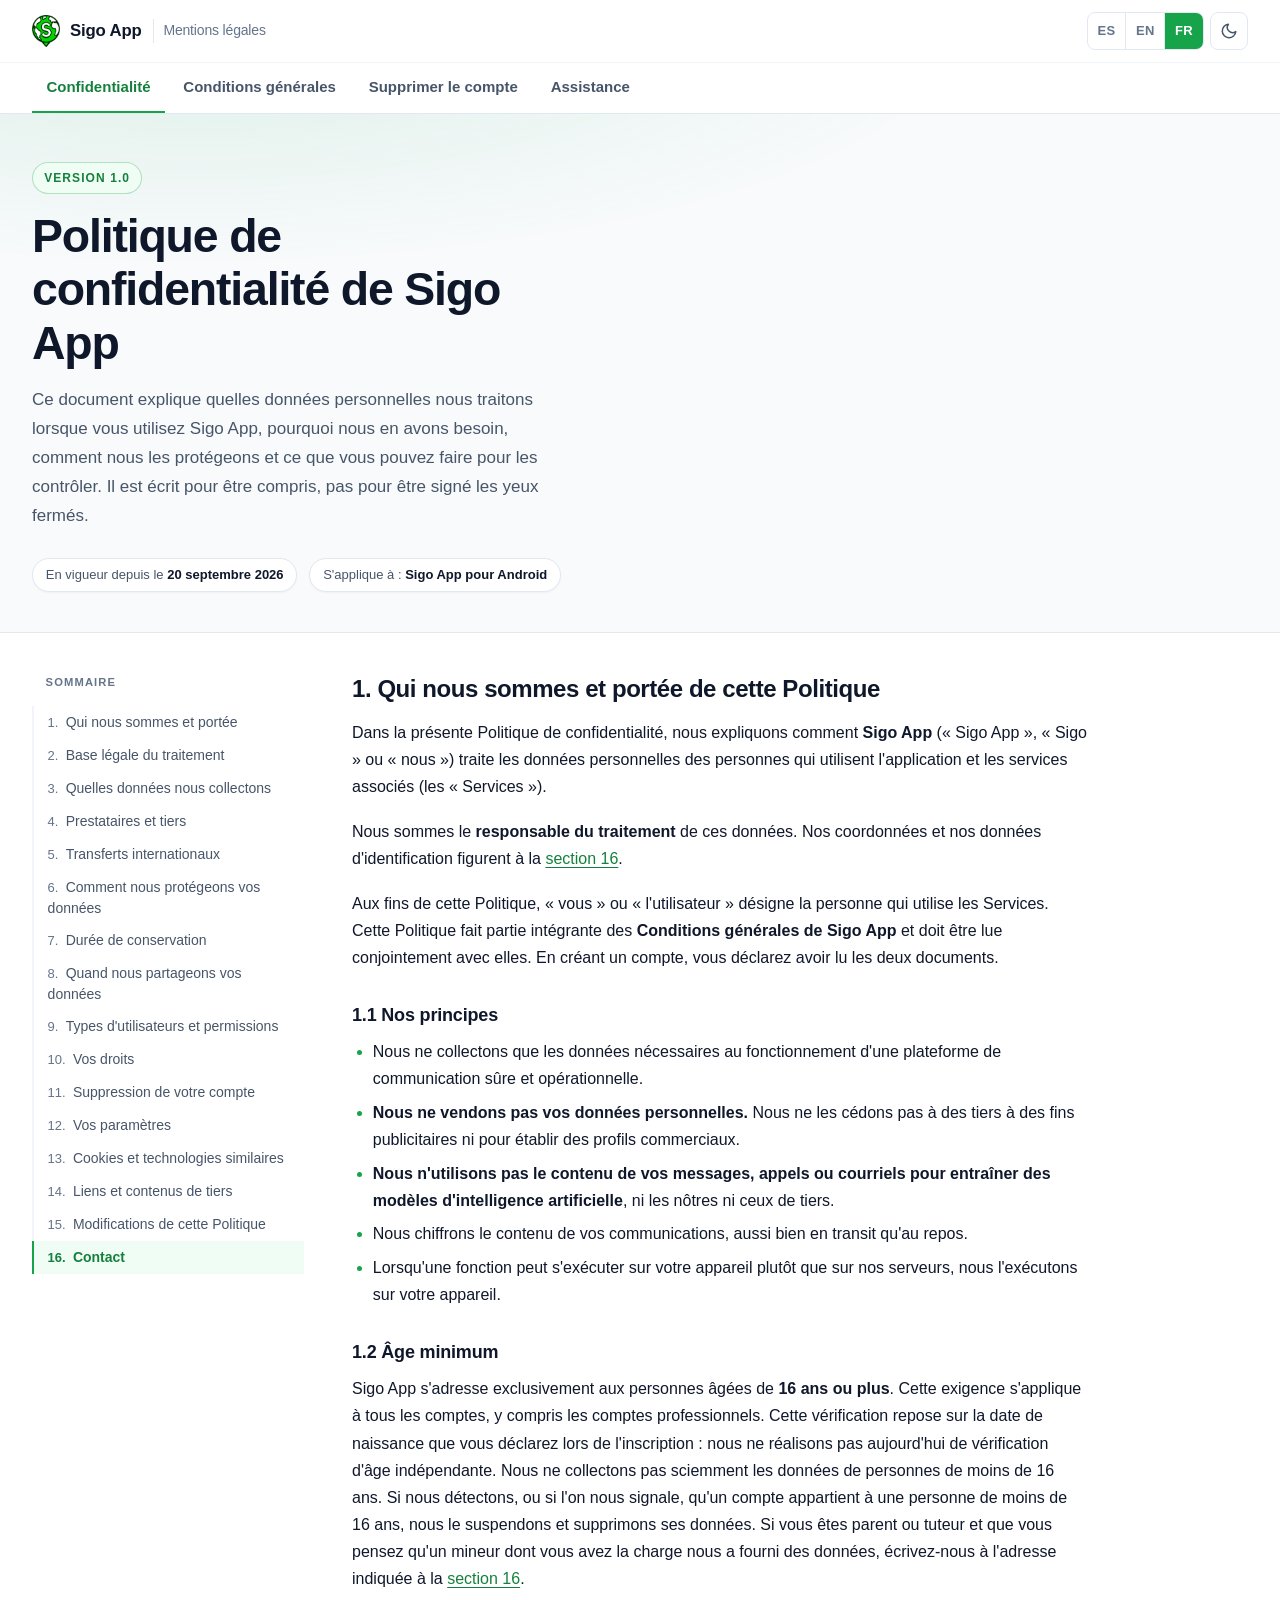
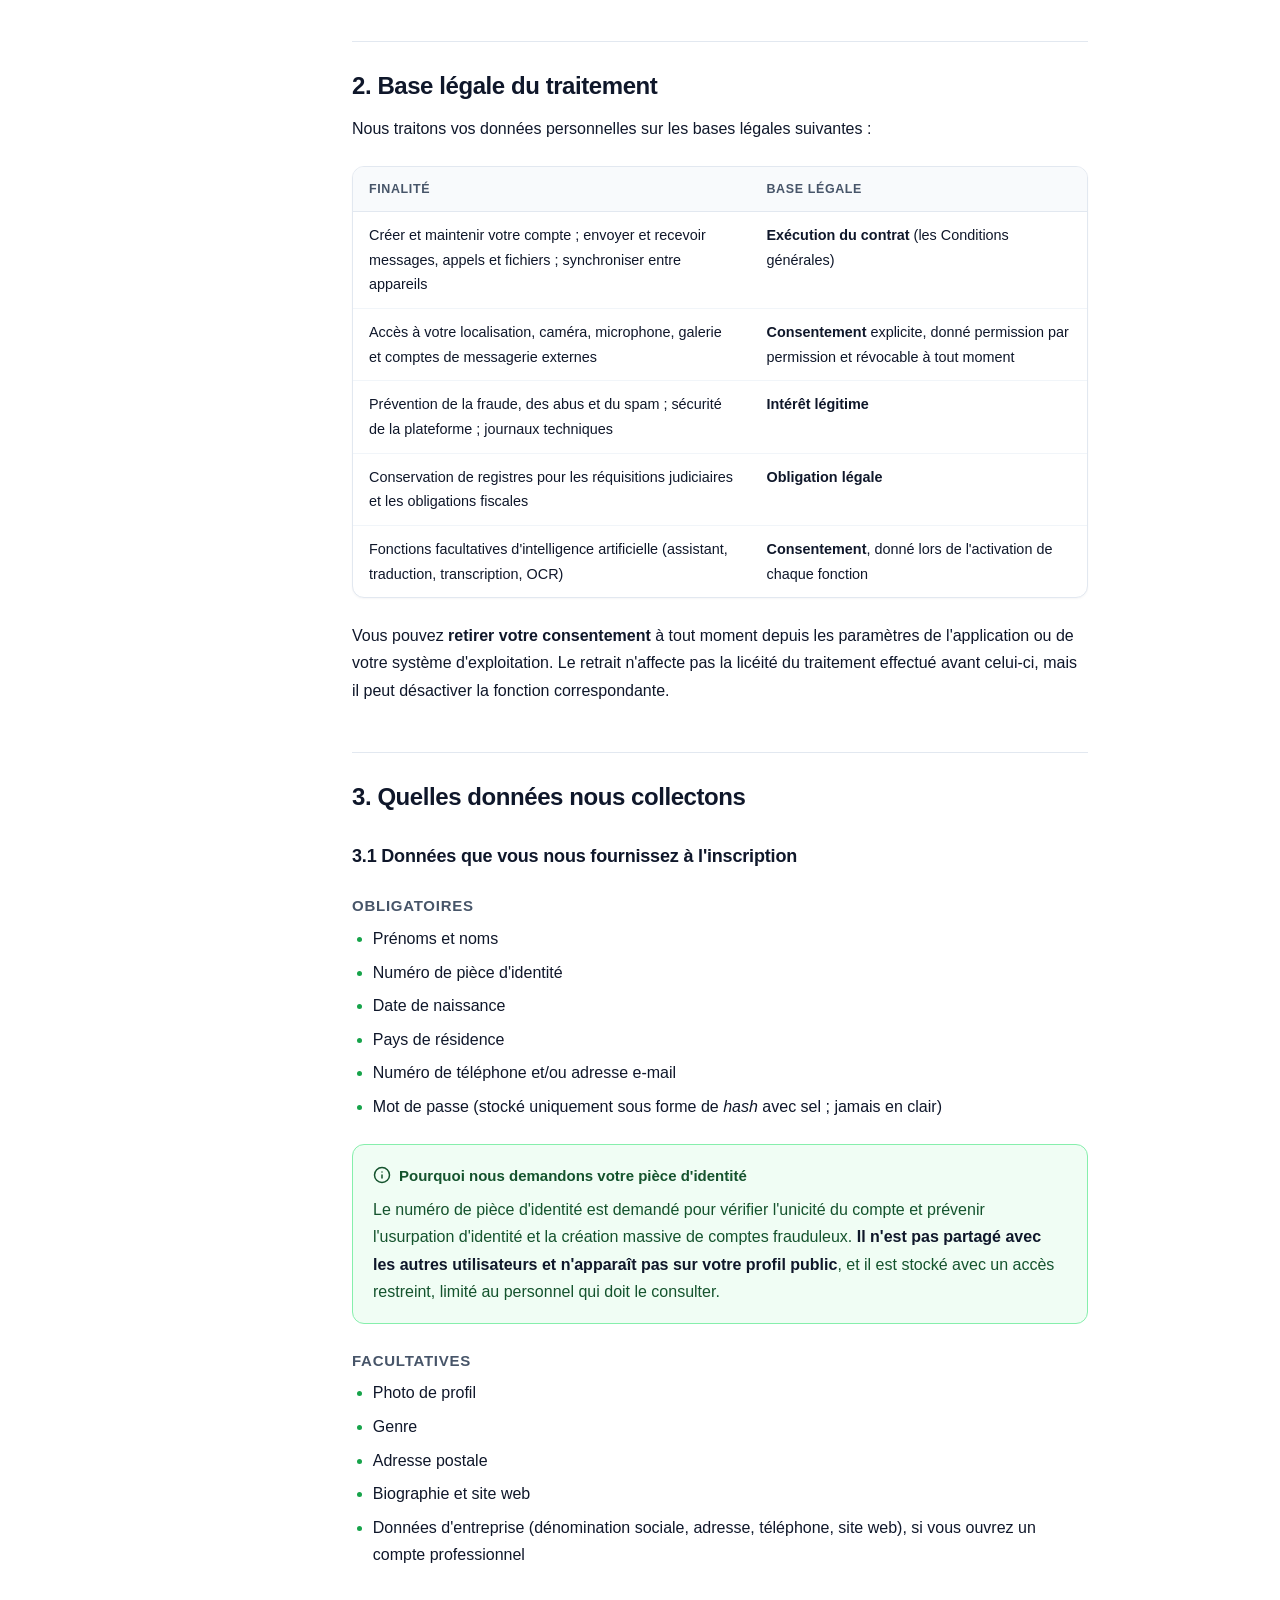
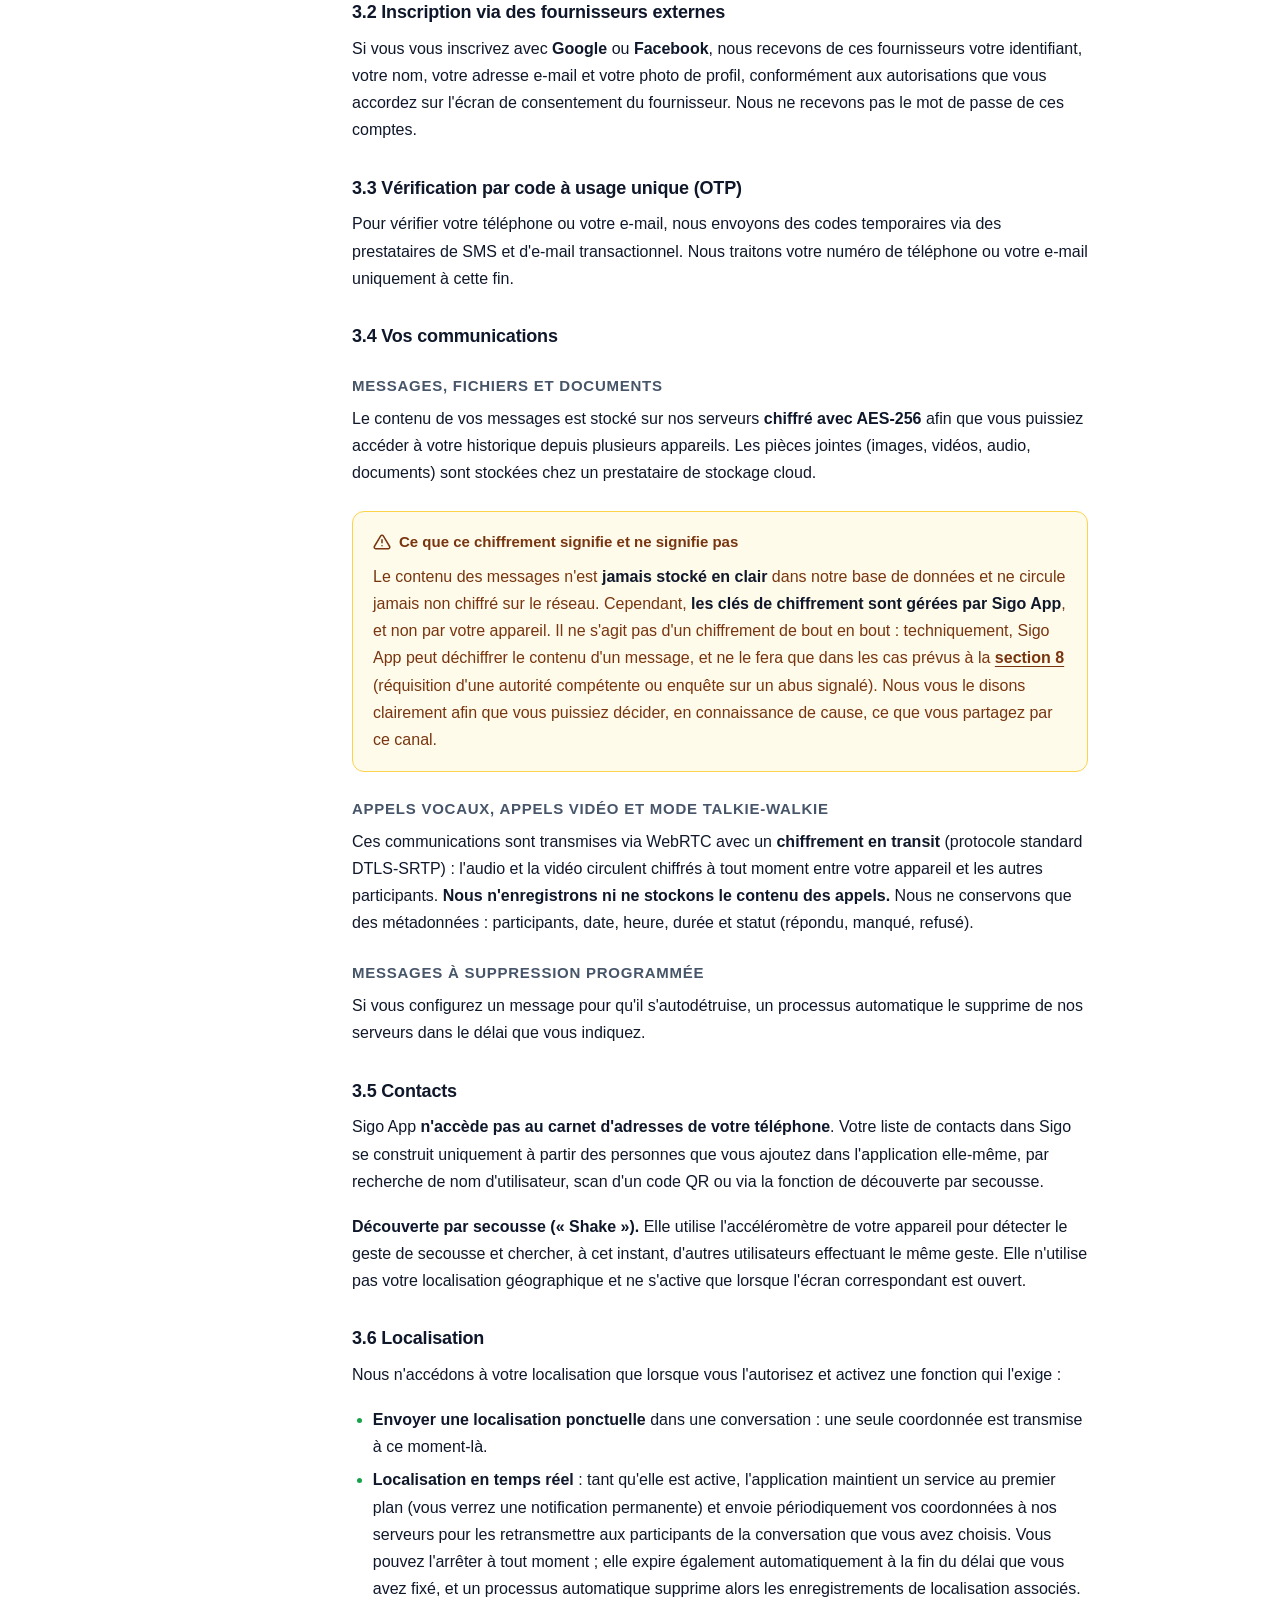
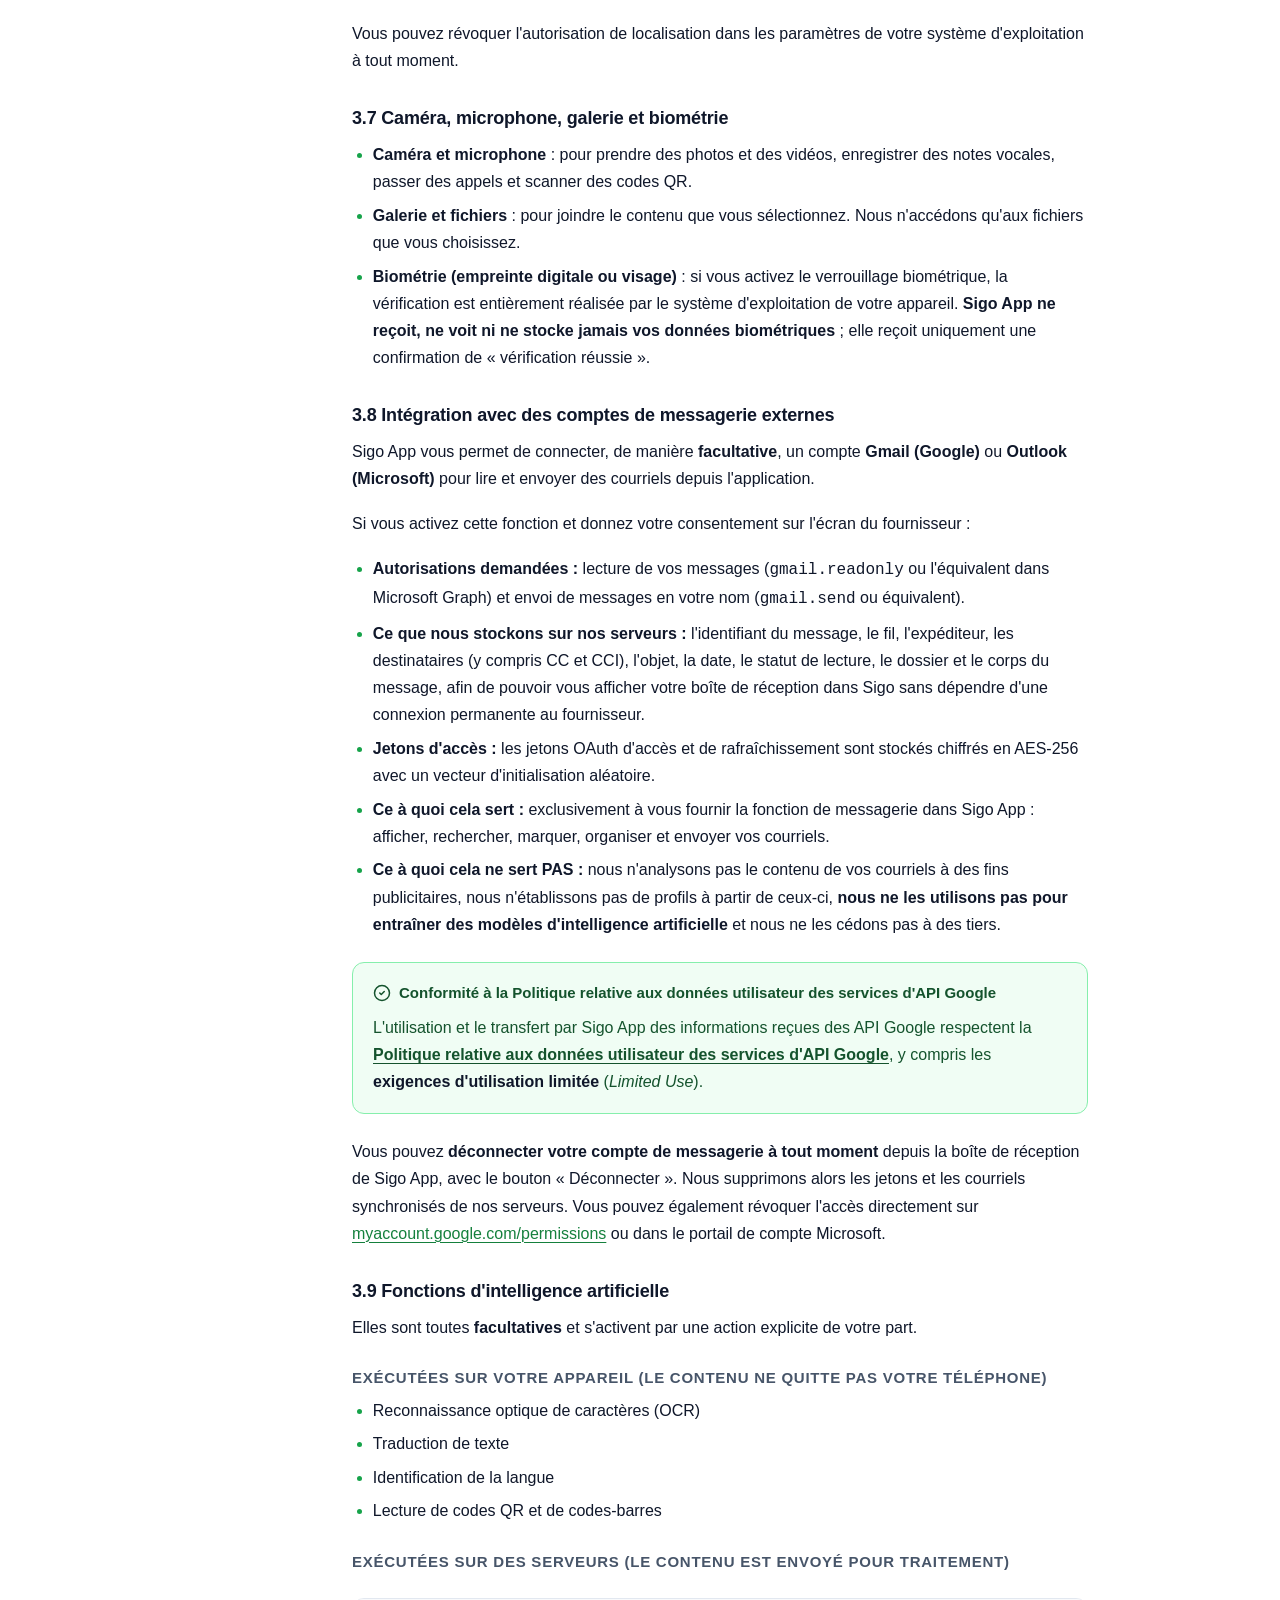
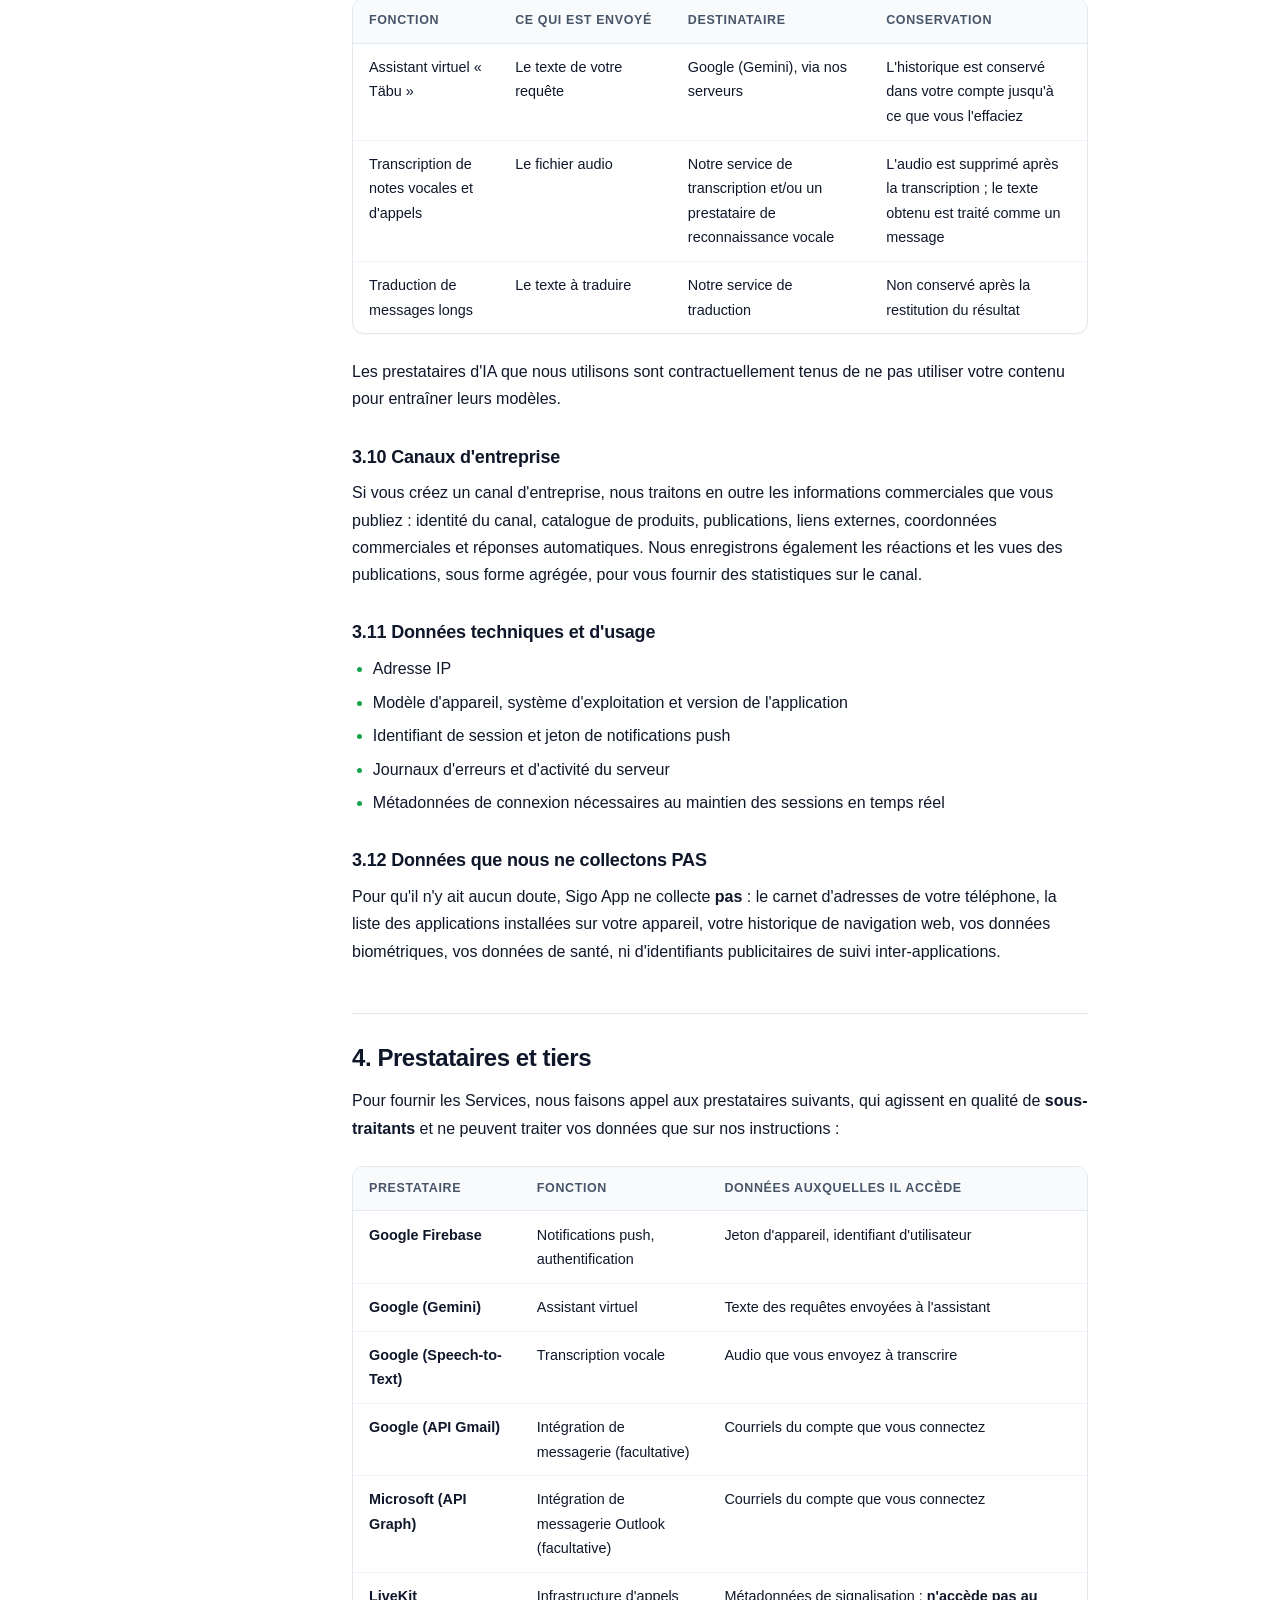
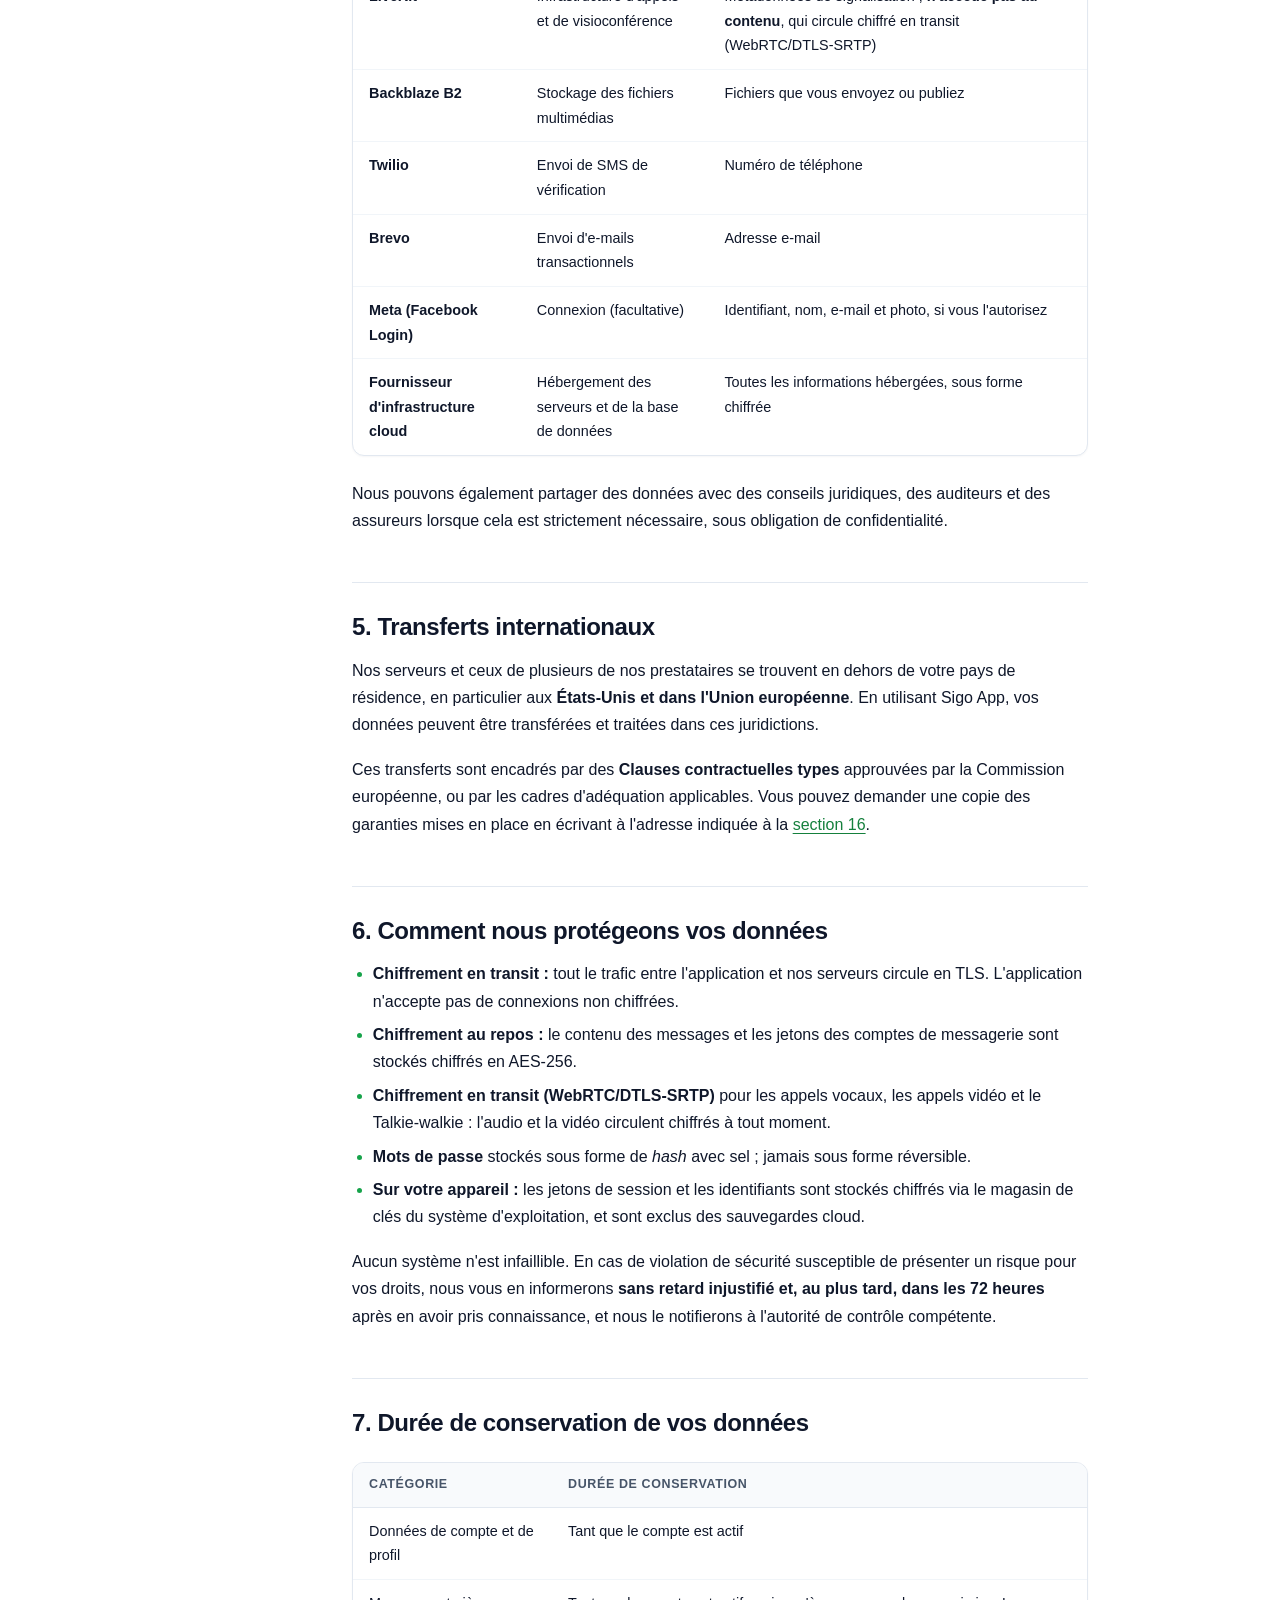
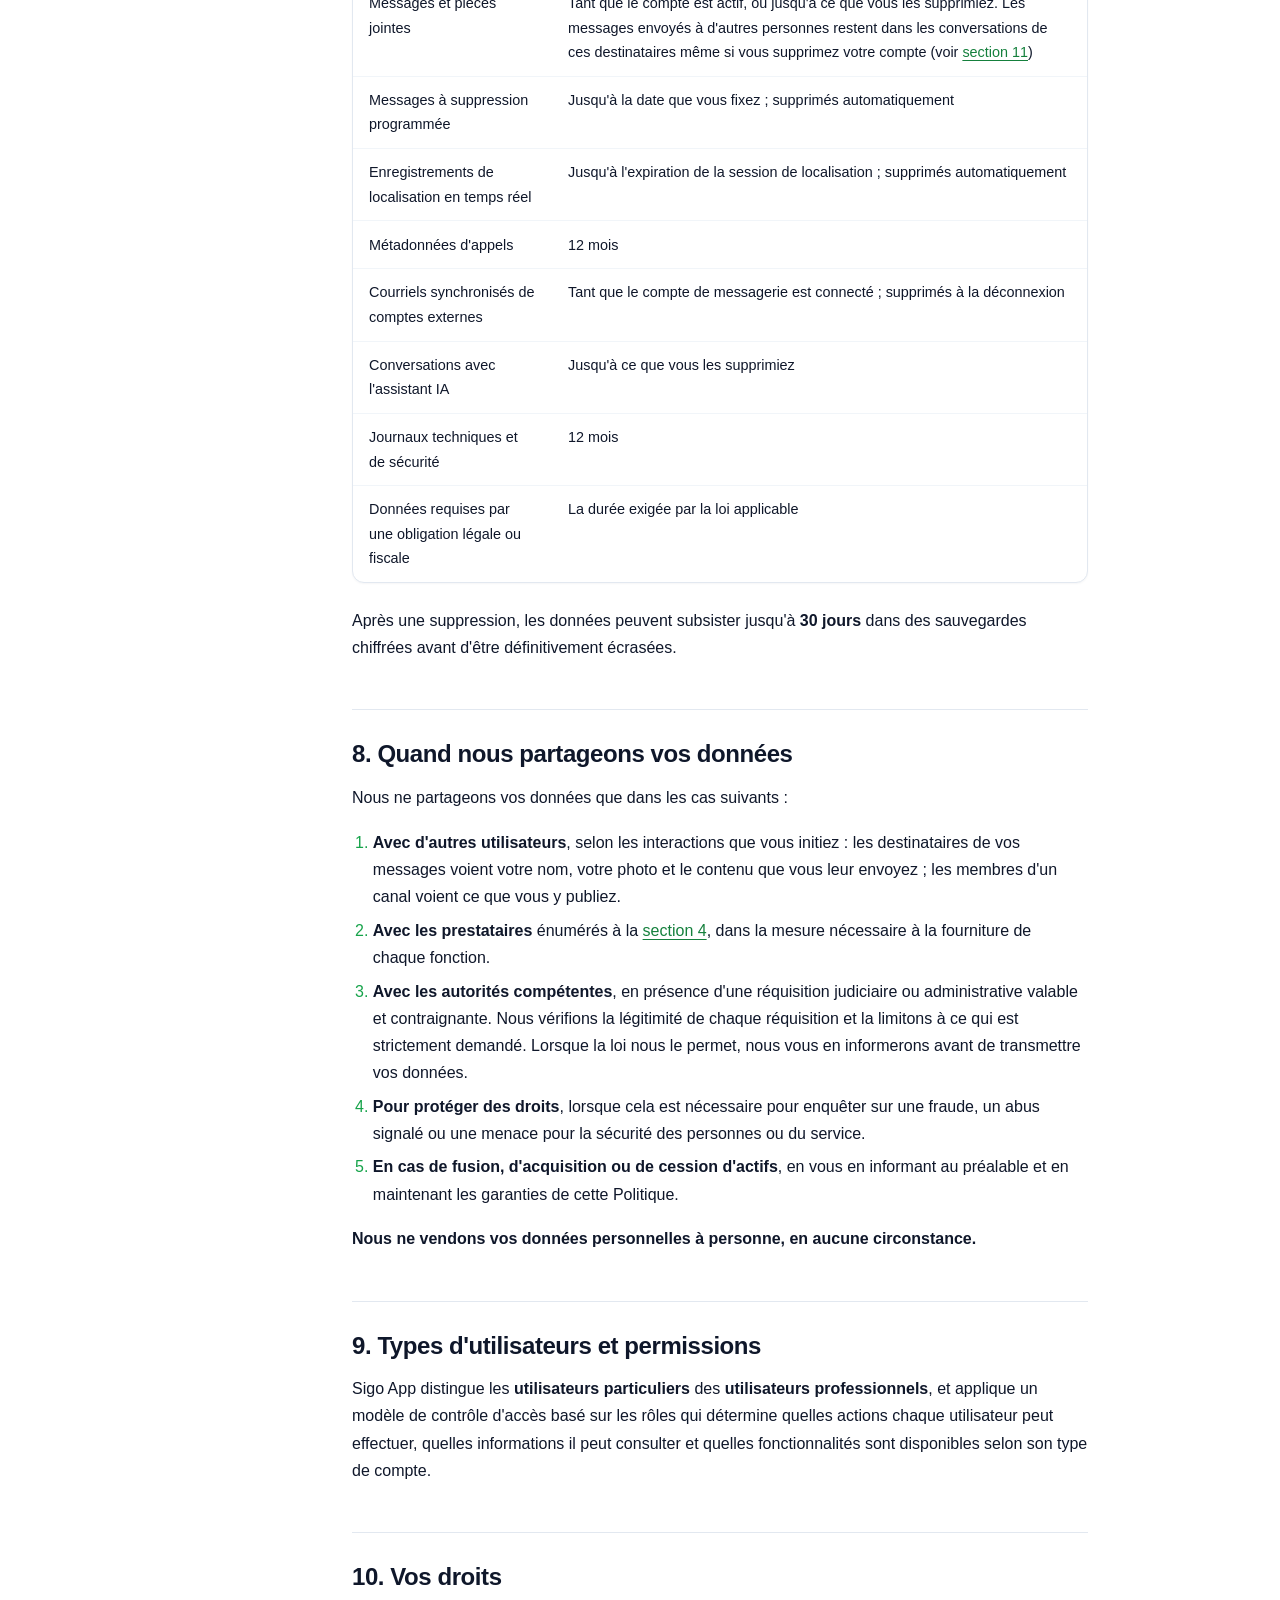
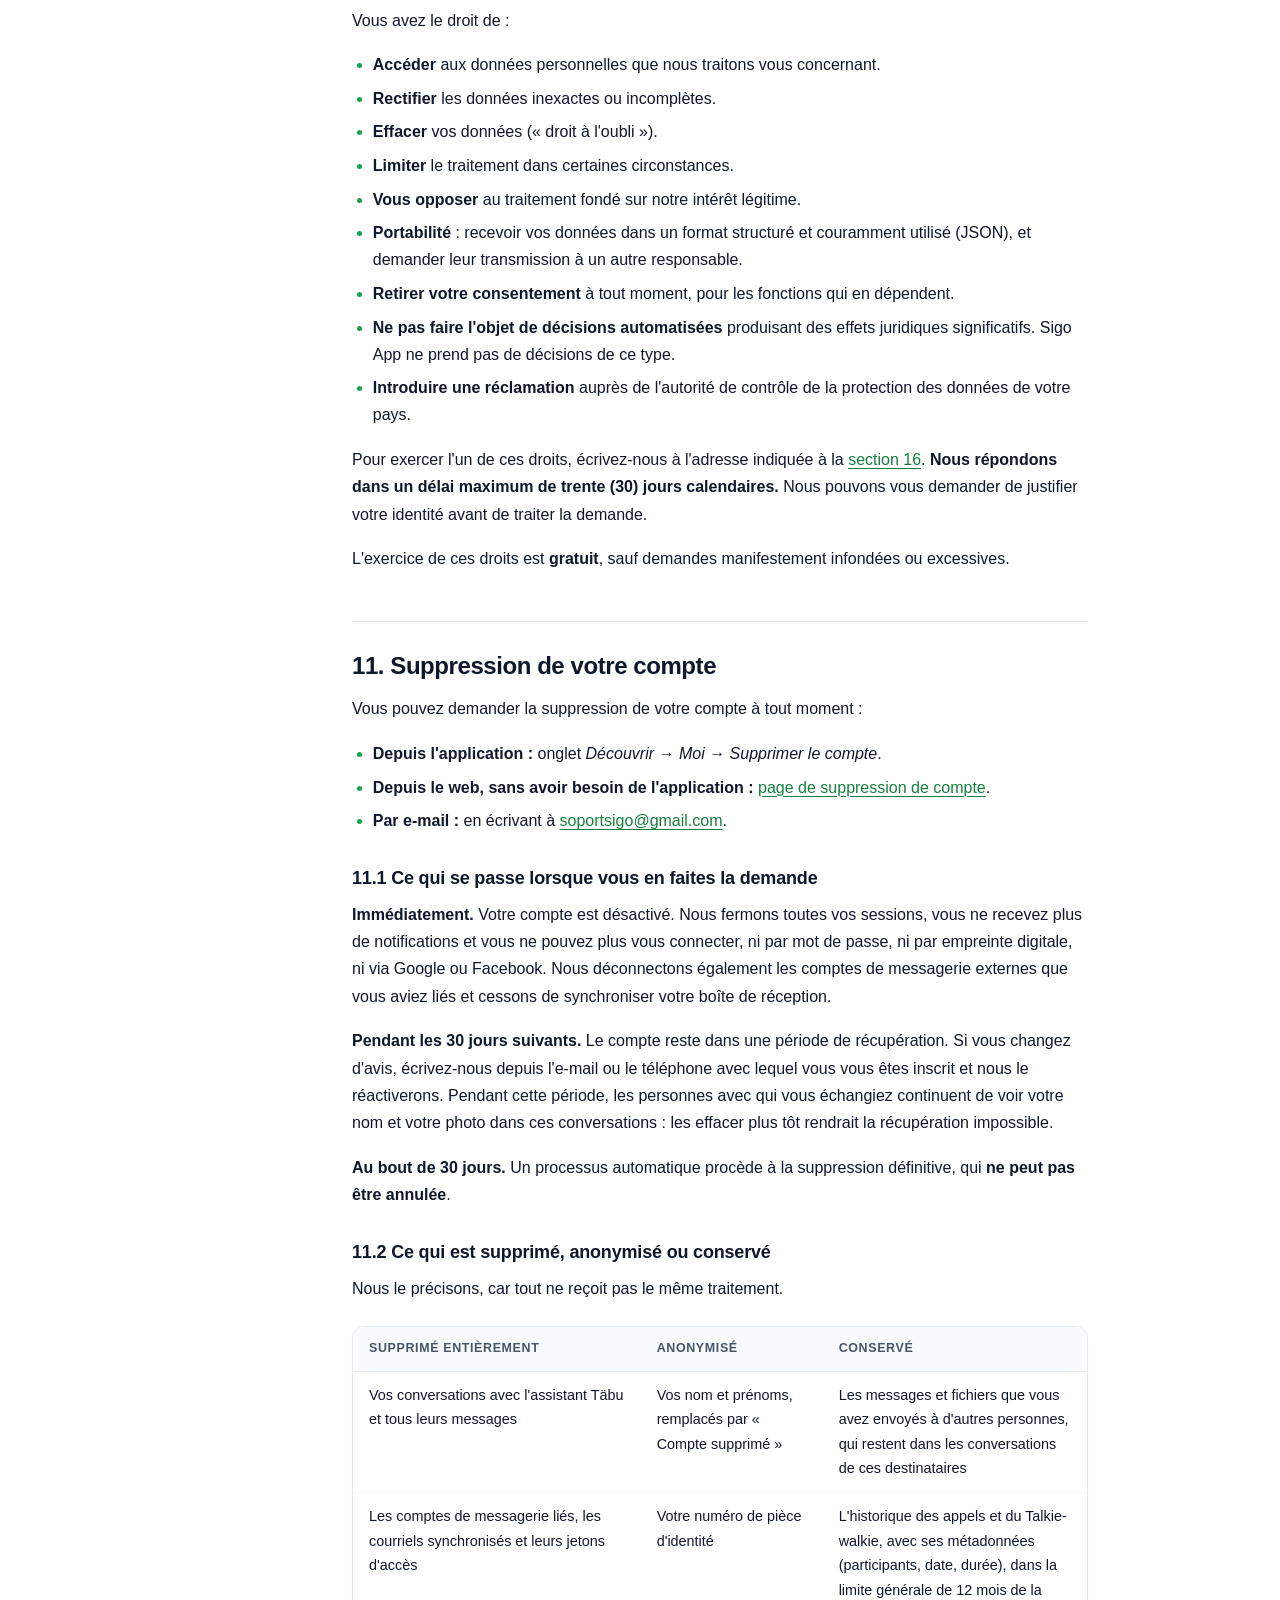
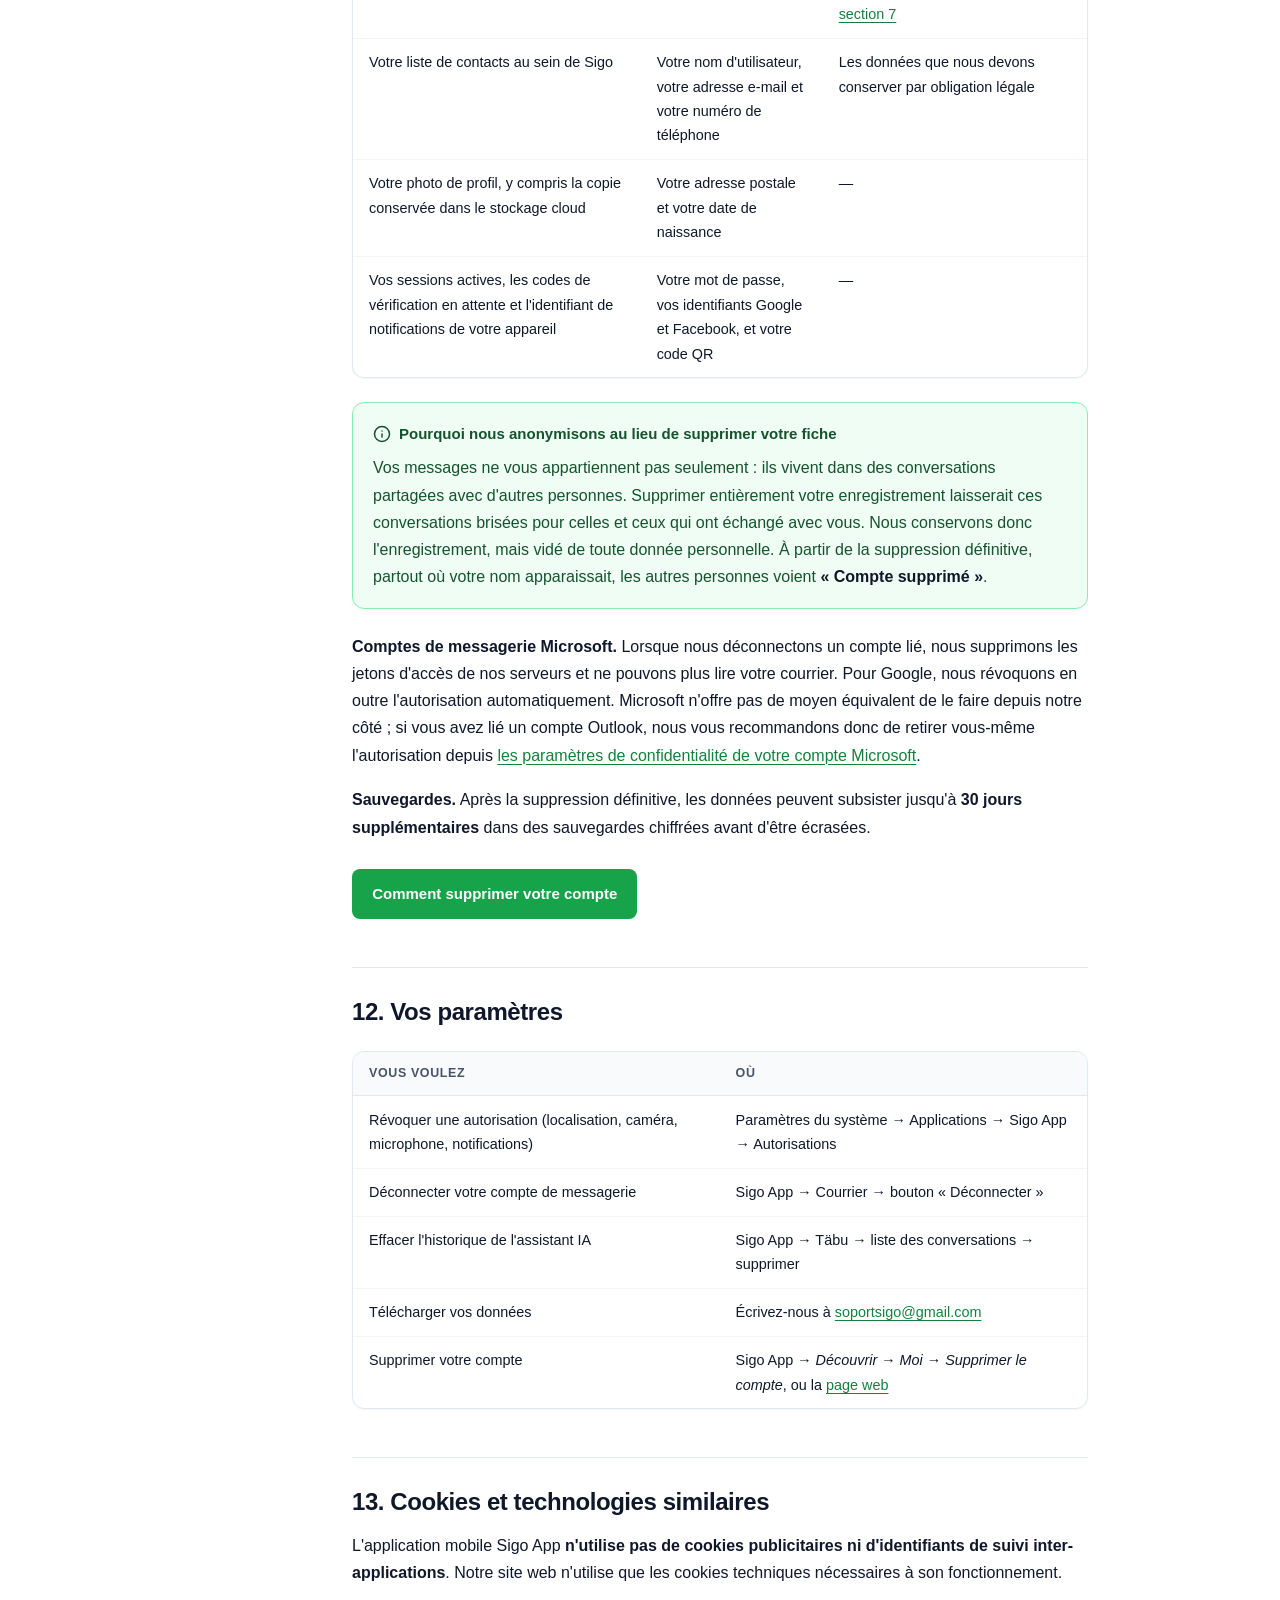
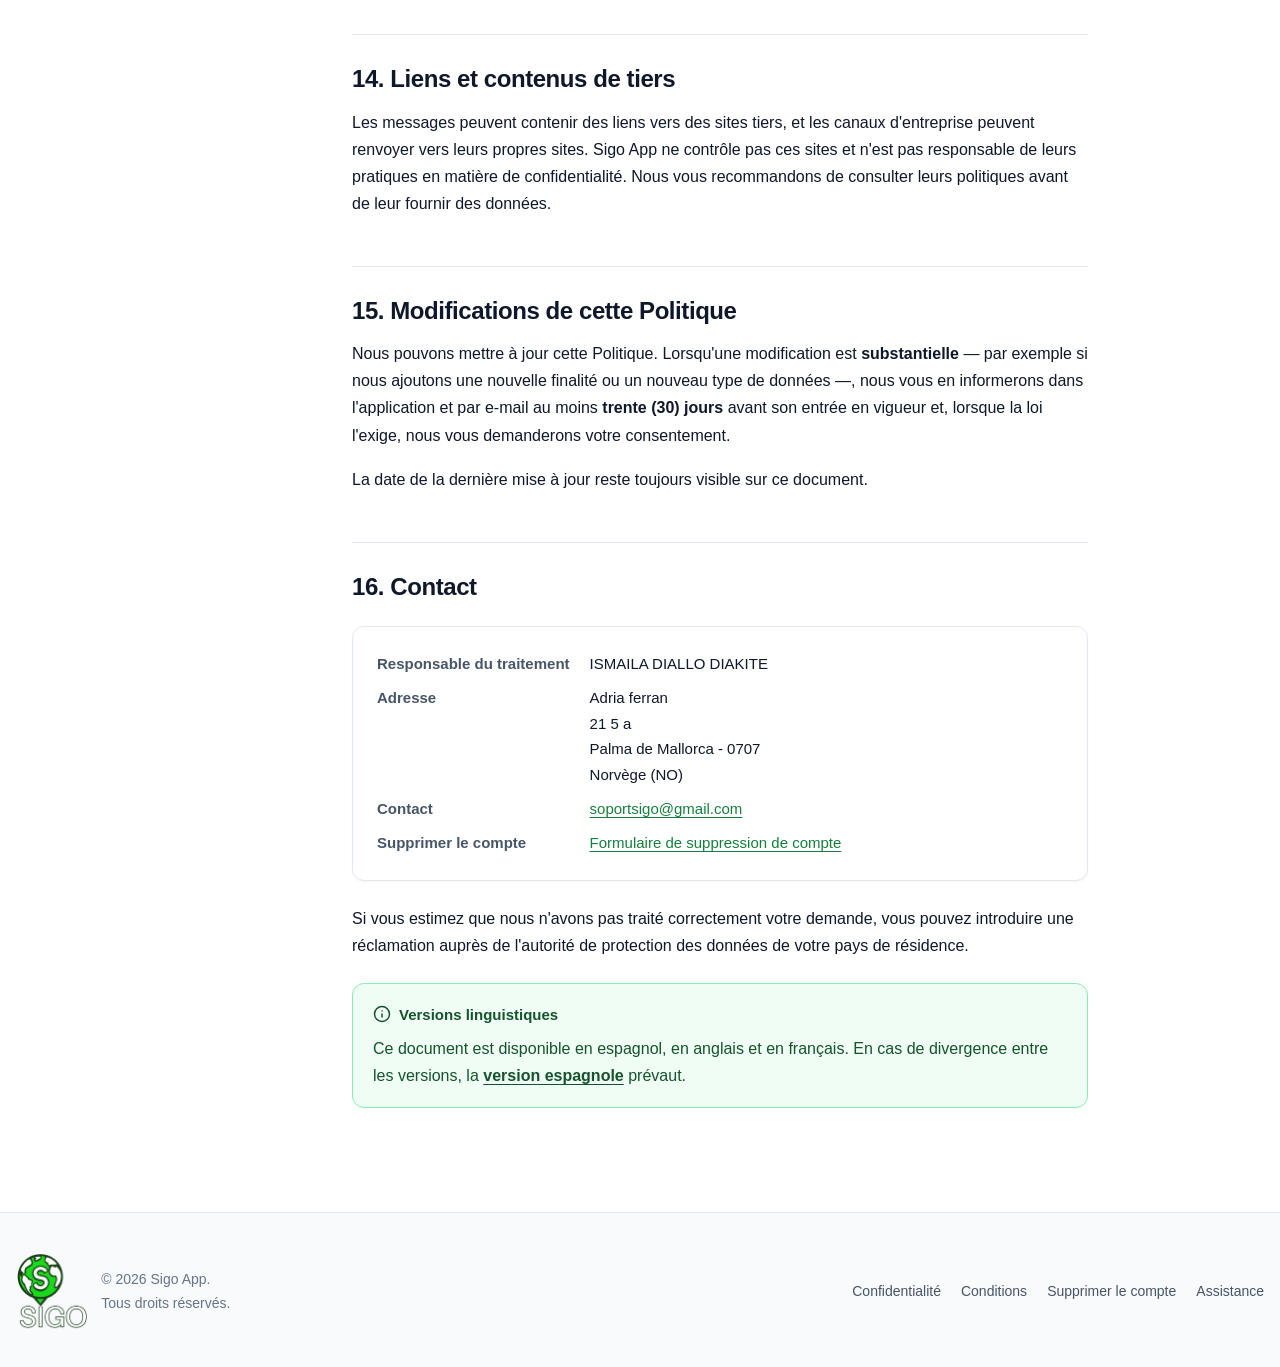
<file: fr/index.html>
<!doctype html>
<html lang="fr">
<head>
<meta charset="utf-8">
<meta name="viewport" content="width=device-width, initial-scale=1">
<title>Politique de confidentialité · Sigo App</title>
<meta name="description" content="Politique de confidentialité de Sigo App : quelles données nous collectons, comment nous les protégeons, avec qui nous les partageons et comment exercer vos droits.">
<meta name="robots" content="index, follow">
<meta property="og:type" content="website">
<meta property="og:title" content="Politique de confidentialité · Sigo App">
<meta property="og:description" content="Quelles données Sigo App collecte, comment elle les protège et comment exercer vos droits.">
<meta property="og:locale" content="fr_FR">
<link rel="alternate" hreflang="es" href="../index.html">
<link rel="alternate" hreflang="en" href="../en/index.html">
<link rel="alternate" hreflang="fr" href="../fr/index.html">
<link rel="alternate" hreflang="x-default" href="../index.html">
<link rel="icon" type="image/png" sizes="32x32" href="../assets/favicon-32.png">
<link rel="apple-touch-icon" sizes="180x180" href="../assets/apple-touch-icon.png">
<meta property="og:image" content="../assets/og-image.png">
<link rel="stylesheet" href="../assets/styles.css">
</head>
<body>

<a class="skip-link" href="#contenido">Aller au contenu</a>

<header class="site-header">
  <div class="site-header__inner">
    <a class="brand" href="../fr/index.html">
      <img class="brand__logo" src="../assets/logo-mark.png" alt="" width="85" height="96">
      Sigo App
      <span class="brand__sub">Mentions légales</span>
    </a>

    <div class="site-header__spacer"></div>

    <div class="header-actions">
      <nav class="lang-switch" aria-label="Langue">
        <a href="../index.html" hreflang="es" lang="es" title="Español">ES</a>
        <a href="../en/index.html" hreflang="en" lang="en" title="English">EN</a>
        <a href="../fr/index.html" hreflang="fr" lang="fr" aria-current="true" title="Français">FR</a>
      </nav>
      <button class="icon-btn toc-toggle" data-toc-toggle aria-expanded="false"
              aria-controls="toc" aria-label="Ouvrir le sommaire">
        <svg viewBox="0 0 24 24" fill="none" stroke="currentColor" stroke-width="2"
             stroke-linecap="round" aria-hidden="true">
          <path d="M4 6h16M4 12h16M4 18h16"/>
        </svg>
      </button>
      <button class="icon-btn" data-theme-toggle aria-label="Changer de thème">
        <svg viewBox="0 0 24 24" fill="none" stroke="currentColor" stroke-width="2"
             stroke-linecap="round" stroke-linejoin="round" aria-hidden="true">
          <path d="M21 12.79A9 9 0 1 1 11.21 3 7 7 0 0 0 21 12.79Z"/>
        </svg>
      </button>
    </div>
  </div>

  <nav class="site-nav" aria-label="Documents juridiques">
    <div class="site-nav__inner">
      <a href="../fr/index.html" aria-current="page">Confidentialité</a>
      <a href="../fr/conditions.html">Conditions générales</a>
      <a href="../fr/suppression-compte.html">Supprimer le compte</a>
      <a href="../fr/assistance.html">Assistance</a>
    </div>
  </nav>
</header>

<section class="hero">
  <div class="hero__inner">
    <p class="eyebrow">Version 1.0</p>
    <h1>Politique de confidentialité de Sigo App</h1>
    <p class="hero__lede">
      Ce document explique quelles données personnelles nous traitons lorsque vous utilisez Sigo App, pourquoi nous en avons besoin, comment nous les protégeons et ce que vous pouvez faire pour les contrôler. Il est écrit pour être compris, pas pour être signé les yeux fermés.
    </p>
    <ul class="hero__meta">
      <li>En vigueur depuis le <strong>20 septembre 2026</strong></li>
      <li>S'applique à : <strong>Sigo App pour Android</strong></li>
    </ul>
  </div>
</section>

<button class="toc-scrim" aria-hidden="true" tabindex="-1"></button>

<div class="layout">

  <nav class="toc" id="toc" aria-label="Sommaire du document">
    <p class="toc__title">Sommaire</p>
    <ol>
      <li><a href="#quienes-somos">Qui nous sommes et portée</a></li>
      <li><a href="#base-legal">Base légale du traitement</a></li>
      <li><a href="#datos">Quelles données nous collectons</a></li>
      <li><a href="#proveedores">Prestataires et tiers</a></li>
      <li><a href="#transferencias">Transferts internationaux</a></li>
      <li><a href="#seguridad">Comment nous protégeons vos données</a></li>
      <li><a href="#retencion">Durée de conservation</a></li>
      <li><a href="#comparticion">Quand nous partageons vos données</a></li>
      <li><a href="#roles">Types d'utilisateurs et permissions</a></li>
      <li><a href="#derechos">Vos droits</a></li>
      <li><a href="#eliminacion">Suppression de votre compte</a></li>
      <li><a href="#controles">Vos paramètres</a></li>
      <li><a href="#cookies">Cookies et technologies similaires</a></li>
      <li><a href="#terceros-enlaces">Liens et contenus de tiers</a></li>
      <li><a href="#cambios">Modifications de cette Politique</a></li>
      <li><a href="#contacto">Contact</a></li>
    </ol>
  </nav>

  <main class="prose" id="contenido">


    <h2 id="quienes-somos">1. Qui nous sommes et portée de cette Politique</h2>

    <p>
      Dans la présente Politique de confidentialité, nous expliquons comment
      <strong>Sigo App</strong> (« Sigo App », « Sigo » ou « nous ») traite les
      données personnelles des personnes qui utilisent l'application et les
      services associés (les « Services »).
    </p>

    <p>
      Nous sommes le <strong>responsable du traitement</strong> de ces données. Nos
      coordonnées et nos données d'identification figurent à la
      <a href="#contacto">section 16</a>.
    </p>

    <p>
      Aux fins de cette Politique, « vous » ou « l'utilisateur » désigne la
      personne qui utilise les Services. Cette Politique fait partie intégrante
      des <strong>Conditions générales de Sigo App</strong> et doit être lue
      conjointement avec elles. En créant un compte, vous déclarez avoir lu les
      deux documents.
    </p>

    <h3 id="principios">1.1 Nos principes</h3>

    <ul>
      <li>Nous ne collectons que les données nécessaires au fonctionnement d'une plateforme de communication sûre et opérationnelle.</li>
      <li><strong>Nous ne vendons pas vos données personnelles.</strong> Nous ne les cédons pas à des tiers à des fins publicitaires ni pour établir des profils commerciaux.</li>
      <li><strong>Nous n'utilisons pas le contenu de vos messages, appels ou courriels pour entraîner des modèles d'intelligence artificielle</strong>, ni les nôtres ni ceux de tiers.</li>
      <li>Nous chiffrons le contenu de vos communications, aussi bien en transit qu'au repos.</li>
      <li>Lorsqu'une fonction peut s'exécuter sur votre appareil plutôt que sur nos serveurs, nous l'exécutons sur votre appareil.</li>
    </ul>

    <h3 id="edad">1.2 Âge minimum</h3>

    <p>
      Sigo App s'adresse exclusivement aux personnes âgées de <strong>16 ans ou
      plus</strong>. Cette exigence s'applique à tous les comptes, y compris les
      comptes professionnels. Cette vérification repose sur la date de
      naissance que vous déclarez lors de l'inscription : nous ne réalisons pas
      aujourd'hui de vérification d'âge indépendante. Nous ne collectons pas
      sciemment les données de personnes de moins de 16 ans. Si nous détectons,
      ou si l'on nous signale,
      qu'un compte appartient à une personne de moins de 16 ans, nous le
      suspendons et supprimons ses données. Si vous êtes parent ou tuteur et que
      vous pensez qu'un mineur dont vous avez la charge nous a fourni des
      données, écrivez-nous à l'adresse indiquée à la
      <a href="#contacto">section 16</a>.
    </p>

    <h2 id="base-legal">2. Base légale du traitement</h2>

    <p>Nous traitons vos données personnelles sur les bases légales suivantes :</p>

    <div class="table-wrap">
      <table>
        <thead>
          <tr><th scope="col">Finalité</th><th scope="col">Base légale</th></tr>
        </thead>
        <tbody>
          <tr>
            <td>Créer et maintenir votre compte ; envoyer et recevoir messages, appels et fichiers ; synchroniser entre appareils</td>
            <td><strong>Exécution du contrat</strong> (les Conditions générales)</td>
          </tr>
          <tr>
            <td>Accès à votre localisation, caméra, microphone, galerie et comptes de messagerie externes</td>
            <td><strong>Consentement</strong> explicite, donné permission par permission et révocable à tout moment</td>
          </tr>
          <tr>
            <td>Prévention de la fraude, des abus et du spam ; sécurité de la plateforme ; journaux techniques</td>
            <td><strong>Intérêt légitime</strong></td>
          </tr>
          <tr>
            <td>Conservation de registres pour les réquisitions judiciaires et les obligations fiscales</td>
            <td><strong>Obligation légale</strong></td>
          </tr>
          <tr>
            <td>Fonctions facultatives d'intelligence artificielle (assistant, traduction, transcription, OCR)</td>
            <td><strong>Consentement</strong>, donné lors de l'activation de chaque fonction</td>
          </tr>
        </tbody>
      </table>
    </div>

    <p>
      Vous pouvez <strong>retirer votre consentement</strong> à tout moment
      depuis les paramètres de l'application ou de votre système d'exploitation.
      Le retrait n'affecte pas la licéité du traitement effectué avant celui-ci,
      mais il peut désactiver la fonction correspondante.
    </p>

    <h2 id="datos">3. Quelles données nous collectons</h2>

    <h3 id="datos-registro">3.1 Données que vous nous fournissez à l'inscription</h3>

    <h4>Obligatoires</h4>
    <ul>
      <li>Prénoms et noms</li>
      <li>Numéro de pièce d'identité</li>
      <li>Date de naissance</li>
      <li>Pays de résidence</li>
      <li>Numéro de téléphone et/ou adresse e-mail</li>
      <li>Mot de passe (stocké uniquement sous forme de <em>hash</em> avec sel ; jamais en clair)</li>
    </ul>

    <div class="callout">
      <div class="callout__title">
        <svg viewBox="0 0 24 24" fill="none" stroke="currentColor" stroke-width="2"
             stroke-linecap="round" stroke-linejoin="round" aria-hidden="true">
          <circle cx="12" cy="12" r="10"/><path d="M12 16v-4M12 8h.01"/>
        </svg>
        Pourquoi nous demandons votre pièce d'identité
      </div>
      <p>
        Le numéro de pièce d'identité est demandé pour vérifier l'unicité du
        compte et prévenir l'usurpation d'identité et la création massive de
        comptes frauduleux. <strong>Il n'est pas partagé avec les autres
        utilisateurs et n'apparaît pas sur votre profil public</strong>, et il
        est stocké avec un accès restreint, limité au personnel qui doit le
        consulter.
      </p>
    </div>

    <h4>Facultatives</h4>
    <ul>
      <li>Photo de profil</li>
      <li>Genre</li>
      <li>Adresse postale</li>
      <li>Biographie et site web</li>
      <li>Données d'entreprise (dénomination sociale, adresse, téléphone, site web), si vous ouvrez un compte professionnel</li>
    </ul>

    <h3 id="datos-social">3.2 Inscription via des fournisseurs externes</h3>
    <p>
      Si vous vous inscrivez avec <strong>Google</strong> ou
      <strong>Facebook</strong>, nous recevons de ces fournisseurs votre
      identifiant, votre nom, votre adresse e-mail et votre photo de profil,
      conformément aux autorisations que vous accordez sur l'écran de
      consentement du fournisseur. Nous ne recevons pas le mot de passe de ces
      comptes.
    </p>

    <h3 id="datos-otp">3.3 Vérification par code à usage unique (OTP)</h3>
    <p>
      Pour vérifier votre téléphone ou votre e-mail, nous envoyons des codes
      temporaires via des prestataires de SMS et d'e-mail transactionnel. Nous
      traitons votre numéro de téléphone ou votre e-mail uniquement à cette fin.
    </p>

    <h3 id="datos-comunicaciones">3.4 Vos communications</h3>

    <h4>Messages, fichiers et documents</h4>
    <p>
      Le contenu de vos messages est stocké sur nos serveurs
      <strong>chiffré avec AES-256</strong> afin que vous puissiez accéder à
      votre historique depuis plusieurs appareils. Les pièces jointes (images,
      vidéos, audio, documents) sont stockées chez un prestataire de stockage
      cloud.
    </p>

    <div class="callout callout--warn">
      <div class="callout__title">
        <svg viewBox="0 0 24 24" fill="none" stroke="currentColor" stroke-width="2"
             stroke-linecap="round" stroke-linejoin="round" aria-hidden="true">
          <path d="M12 9v4M12 17h.01"/>
          <path d="M10.29 3.86 1.82 18a2 2 0 0 0 1.71 3h16.94a2 2 0 0 0 1.71-3L13.71 3.86a2 2 0 0 0-3.42 0Z"/>
        </svg>
        Ce que ce chiffrement signifie et ne signifie pas
      </div>
      <p>
        Le contenu des messages n'est <strong>jamais stocké en clair</strong>
        dans notre base de données et ne circule jamais non chiffré sur le
        réseau. Cependant, <strong>les clés de chiffrement sont gérées par Sigo
        App</strong>, et non par votre appareil. Il ne s'agit pas d'un
        chiffrement de bout en bout : techniquement, Sigo App peut déchiffrer le
        contenu d'un message, et ne le fera que dans les cas prévus à la
        <a href="#comparticion">section 8</a> (réquisition d'une autorité
        compétente ou enquête sur un abus signalé). Nous vous le disons
        clairement afin que vous puissiez décider, en connaissance de cause, ce
        que vous partagez par ce canal.
      </p>
    </div>

    <h4>Appels vocaux, appels vidéo et mode Talkie-walkie</h4>
    <p>
      Ces communications sont transmises via WebRTC avec un
      <strong>chiffrement en transit</strong> (protocole standard DTLS-SRTP) :
      l'audio et la vidéo circulent chiffrés à tout moment entre votre appareil
      et les autres participants.
      <strong>Nous n'enregistrons ni ne stockons le contenu des appels.</strong>
      Nous ne conservons que des métadonnées : participants, date, heure, durée
      et statut (répondu, manqué, refusé).
    </p>

    <h4>Messages à suppression programmée</h4>
    <p>
      Si vous configurez un message pour qu'il s'autodétruise, un processus
      automatique le supprime de nos serveurs dans le délai que vous indiquez.
    </p>

    <h3 id="datos-contactos">3.5 Contacts</h3>
    <p>
      Sigo App <strong>n'accède pas au carnet d'adresses de votre
      téléphone</strong>. Votre liste de contacts dans Sigo se construit
      uniquement à partir des personnes que vous ajoutez dans l'application
      elle-même, par recherche de nom d'utilisateur, scan d'un code QR ou via la
      fonction de découverte par secousse.
    </p>
    <p>
      <strong>Découverte par secousse (« Shake »).</strong> Elle utilise
      l'accéléromètre de votre appareil pour détecter le geste de secousse et
      chercher, à cet instant, d'autres utilisateurs effectuant le même geste.
      Elle n'utilise pas votre localisation géographique et ne s'active que
      lorsque l'écran correspondant est ouvert.
    </p>

    <h3 id="datos-ubicacion">3.6 Localisation</h3>
    <p>Nous n'accédons à votre localisation que lorsque vous l'autorisez et activez une fonction qui l'exige :</p>
    <ul>
      <li><strong>Envoyer une localisation ponctuelle</strong> dans une conversation : une seule coordonnée est transmise à ce moment-là.</li>
      <li><strong>Localisation en temps réel</strong> : tant qu'elle est active, l'application maintient un service au premier plan (vous verrez une notification permanente) et envoie périodiquement vos coordonnées à nos serveurs pour les retransmettre aux participants de la conversation que vous avez choisis. Vous pouvez l'arrêter à tout moment ; elle expire également automatiquement à la fin du délai que vous avez fixé, et un processus automatique supprime alors les enregistrements de localisation associés.</li>
    </ul>
    <p>Vous pouvez révoquer l'autorisation de localisation dans les paramètres de votre système d'exploitation à tout moment.</p>

    <h3 id="datos-sensores">3.7 Caméra, microphone, galerie et biométrie</h3>
    <ul>
      <li><strong>Caméra et microphone</strong> : pour prendre des photos et des vidéos, enregistrer des notes vocales, passer des appels et scanner des codes QR.</li>
      <li><strong>Galerie et fichiers</strong> : pour joindre le contenu que vous sélectionnez. Nous n'accédons qu'aux fichiers que vous choisissez.</li>
      <li><strong>Biométrie (empreinte digitale ou visage)</strong> : si vous activez le verrouillage biométrique, la vérification est entièrement réalisée par le système d'exploitation de votre appareil. <strong>Sigo App ne reçoit, ne voit ni ne stocke jamais vos données biométriques</strong> ; elle reçoit uniquement une confirmation de « vérification réussie ».</li>
    </ul>

    <h3 id="datos-correo">3.8 Intégration avec des comptes de messagerie externes</h3>

    <p>
      Sigo App vous permet de connecter, de manière <strong>facultative</strong>,
      un compte <strong>Gmail (Google)</strong> ou <strong>Outlook
      (Microsoft)</strong> pour lire et envoyer des courriels depuis
      l'application.
    </p>

    <p>Si vous activez cette fonction et donnez votre consentement sur l'écran du fournisseur :</p>

    <ul>
      <li><strong>Autorisations demandées :</strong> lecture de vos messages (<code>gmail.readonly</code> ou l'équivalent dans Microsoft Graph) et envoi de messages en votre nom (<code>gmail.send</code> ou équivalent).</li>
      <li><strong>Ce que nous stockons sur nos serveurs :</strong> l'identifiant du message, le fil, l'expéditeur, les destinataires (y compris CC et CCI), l'objet, la date, le statut de lecture, le dossier et le corps du message, afin de pouvoir vous afficher votre boîte de réception dans Sigo sans dépendre d'une connexion permanente au fournisseur.</li>
      <li><strong>Jetons d'accès :</strong> les jetons OAuth d'accès et de rafraîchissement sont stockés chiffrés en AES-256 avec un vecteur d'initialisation aléatoire.</li>
      <li><strong>Ce à quoi cela sert :</strong> exclusivement à vous fournir la fonction de messagerie dans Sigo App : afficher, rechercher, marquer, organiser et envoyer vos courriels.</li>
      <li><strong>Ce à quoi cela ne sert PAS :</strong> nous n'analysons pas le contenu de vos courriels à des fins publicitaires, nous n'établissons pas de profils à partir de ceux-ci, <strong>nous ne les utilisons pas pour entraîner des modèles d'intelligence artificielle</strong> et nous ne les cédons pas à des tiers.</li>
    </ul>

    <div class="callout">
      <div class="callout__title">
        <svg viewBox="0 0 24 24" fill="none" stroke="currentColor" stroke-width="2"
             stroke-linecap="round" stroke-linejoin="round" aria-hidden="true">
          <path d="M9 12l2 2 4-4"/><circle cx="12" cy="12" r="10"/>
        </svg>
        Conformité à la Politique relative aux données utilisateur des services d'API Google
      </div>
      <p>
        L'utilisation et le transfert par Sigo App des informations reçues des
        API Google respectent la
        <a href="https://developers.google.com/terms/api-services-user-data-policy" target="_blank" rel="noopener noreferrer">Politique
        relative aux données utilisateur des services d'API Google</a>, y compris
        les <strong>exigences d'utilisation limitée</strong> (<em>Limited
        Use</em>).
      </p>
    </div>

    <p>
      Vous pouvez <strong>déconnecter votre compte de messagerie à tout
      moment</strong> depuis la boîte de réception de Sigo App, avec le bouton
      « Déconnecter ». Nous supprimons alors
      les jetons et les courriels synchronisés de nos serveurs. Vous pouvez
      également révoquer l'accès directement sur
      <a href="https://myaccount.google.com/permissions" target="_blank" rel="noopener noreferrer">myaccount.google.com/permissions</a>
      ou dans le portail de compte Microsoft.
    </p>

    <h3 id="datos-ia">3.9 Fonctions d'intelligence artificielle</h3>

    <p>Elles sont toutes <strong>facultatives</strong> et s'activent par une action explicite de votre part.</p>

    <h4>Exécutées sur votre appareil (le contenu ne quitte pas votre téléphone)</h4>
    <ul>
      <li>Reconnaissance optique de caractères (OCR)</li>
      <li>Traduction de texte</li>
      <li>Identification de la langue</li>
      <li>Lecture de codes QR et de codes-barres</li>
    </ul>

    <h4>Exécutées sur des serveurs (le contenu est envoyé pour traitement)</h4>

    <div class="table-wrap">
      <table>
        <thead>
          <tr>
            <th scope="col">Fonction</th>
            <th scope="col">Ce qui est envoyé</th>
            <th scope="col">Destinataire</th>
            <th scope="col">Conservation</th>
          </tr>
        </thead>
        <tbody>
          <tr>
            <td>Assistant virtuel « Täbu »</td>
            <td>Le texte de votre requête</td>
            <td>Google (Gemini), via nos serveurs</td>
            <td>L'historique est conservé dans votre compte jusqu'à ce que vous l'effaciez</td>
          </tr>
          <tr>
            <td>Transcription de notes vocales et d'appels</td>
            <td>Le fichier audio</td>
            <td>Notre service de transcription et/ou un prestataire de reconnaissance vocale</td>
            <td>L'audio est supprimé après la transcription ; le texte obtenu est traité comme un message</td>
          </tr>
          <tr>
            <td>Traduction de messages longs</td>
            <td>Le texte à traduire</td>
            <td>Notre service de traduction</td>
            <td>Non conservé après la restitution du résultat</td>
          </tr>
        </tbody>
      </table>
    </div>

    <p>
      Les prestataires d'IA que nous utilisons sont contractuellement tenus de ne
      pas utiliser votre contenu pour entraîner leurs modèles.
    </p>

    <h3 id="datos-empresa">3.10 Canaux d'entreprise</h3>
    <p>
      Si vous créez un canal d'entreprise, nous traitons en outre les
      informations commerciales que vous publiez : identité du canal, catalogue
      de produits, publications, liens externes, coordonnées commerciales et
      réponses automatiques. Nous enregistrons également les réactions et les
      vues des publications, sous forme agrégée, pour vous fournir des
      statistiques sur le canal.
    </p>

    <h3 id="datos-tecnicos">3.11 Données techniques et d'usage</h3>
    <ul>
      <li>Adresse IP</li>
      <li>Modèle d'appareil, système d'exploitation et version de l'application</li>
      <li>Identifiant de session et jeton de notifications push</li>
      <li>Journaux d'erreurs et d'activité du serveur</li>
      <li>Métadonnées de connexion nécessaires au maintien des sessions en temps réel</li>
    </ul>

    <h3 id="datos-no">3.12 Données que nous ne collectons PAS</h3>
    <p>
      Pour qu'il n'y ait aucun doute, Sigo App ne collecte <strong>pas</strong> :
      le carnet d'adresses de votre téléphone, la liste des applications
      installées sur votre appareil, votre historique de navigation web, vos
      données biométriques, vos données de santé, ni d'identifiants publicitaires
      de suivi inter-applications.
    </p>

    <h2 id="proveedores">4. Prestataires et tiers</h2>

    <p>
      Pour fournir les Services, nous faisons appel aux prestataires suivants,
      qui agissent en qualité de <strong>sous-traitants</strong> et ne peuvent
      traiter vos données que sur nos instructions :
    </p>

    <div class="table-wrap">
      <table>
        <thead>
          <tr>
            <th scope="col">Prestataire</th>
            <th scope="col">Fonction</th>
            <th scope="col">Données auxquelles il accède</th>
          </tr>
        </thead>
        <tbody>
          <tr><td><strong>Google Firebase</strong></td><td>Notifications push, authentification</td><td>Jeton d'appareil, identifiant d'utilisateur</td></tr>
          <tr><td><strong>Google (Gemini)</strong></td><td>Assistant virtuel</td><td>Texte des requêtes envoyées à l'assistant</td></tr>
          <tr><td><strong>Google (Speech-to-Text)</strong></td><td>Transcription vocale</td><td>Audio que vous envoyez à transcrire</td></tr>
          <tr><td><strong>Google (API Gmail)</strong></td><td>Intégration de messagerie (facultative)</td><td>Courriels du compte que vous connectez</td></tr>
          <tr><td><strong>Microsoft (API Graph)</strong></td><td>Intégration de messagerie Outlook (facultative)</td><td>Courriels du compte que vous connectez</td></tr>
          <tr><td><strong>LiveKit</strong></td><td>Infrastructure d'appels et de visioconférence</td><td>Métadonnées de signalisation ; <strong>n'accède pas au contenu</strong>, qui circule chiffré en transit (WebRTC/DTLS-SRTP)</td></tr>
          <tr><td><strong>Backblaze B2</strong></td><td>Stockage des fichiers multimédias</td><td>Fichiers que vous envoyez ou publiez</td></tr>
          <tr><td><strong>Twilio</strong></td><td>Envoi de SMS de vérification</td><td>Numéro de téléphone</td></tr>
          <tr><td><strong>Brevo</strong></td><td>Envoi d'e-mails transactionnels</td><td>Adresse e-mail</td></tr>
          <tr><td><strong>Meta (Facebook Login)</strong></td><td>Connexion (facultative)</td><td>Identifiant, nom, e-mail et photo, si vous l'autorisez</td></tr>
          <tr><td><strong>Fournisseur d'infrastructure cloud</strong></td><td>Hébergement des serveurs et de la base de données</td><td>Toutes les informations hébergées, sous forme chiffrée</td></tr>
        </tbody>
      </table>
    </div>

    <p>
      Nous pouvons également partager des données avec des conseils juridiques,
      des auditeurs et des assureurs lorsque cela est strictement nécessaire,
      sous obligation de confidentialité.
    </p>

    <h2 id="transferencias">5. Transferts internationaux</h2>
    <p>
      Nos serveurs et ceux de plusieurs de nos prestataires se trouvent en dehors
      de votre pays de résidence, en particulier aux
      <strong>États-Unis et dans l'Union européenne</strong>. En utilisant Sigo
      App, vos données peuvent être transférées et traitées dans ces
      juridictions.
    </p>
    <p>
      Ces transferts sont encadrés par des <strong>Clauses contractuelles
      types</strong> approuvées par la Commission européenne, ou par les cadres
      d'adéquation applicables. Vous pouvez demander une copie des garanties mises
      en place en écrivant à l'adresse indiquée à la
      <a href="#contacto">section 16</a>.
    </p>

    <h2 id="seguridad">6. Comment nous protégeons vos données</h2>
    <ul>
      <li><strong>Chiffrement en transit :</strong> tout le trafic entre l'application et nos serveurs circule en TLS. L'application n'accepte pas de connexions non chiffrées.</li>
      <li><strong>Chiffrement au repos :</strong> le contenu des messages et les jetons des comptes de messagerie sont stockés chiffrés en AES-256.</li>
      <li><strong>Chiffrement en transit (WebRTC/DTLS-SRTP)</strong> pour les appels vocaux, les appels vidéo et le Talkie-walkie : l'audio et la vidéo circulent chiffrés à tout moment.</li>
      <li><strong>Mots de passe</strong> stockés sous forme de <em>hash</em> avec sel ; jamais sous forme réversible.</li>
      <li><strong>Sur votre appareil :</strong> les jetons de session et les identifiants sont stockés chiffrés via le magasin de clés du système d'exploitation, et sont exclus des sauvegardes cloud.</li>
    </ul>
    <p>
      Aucun système n'est infaillible. En cas de violation de sécurité
      susceptible de présenter un risque pour vos droits, nous vous en
      informerons <strong>sans retard injustifié et, au plus tard, dans les 72
      heures</strong> après en avoir pris connaissance, et nous le notifierons à
      l'autorité de contrôle compétente.
    </p>

    <h2 id="retencion">7. Durée de conservation de vos données</h2>

    <div class="table-wrap">
      <table>
        <thead>
          <tr><th scope="col">Catégorie</th><th scope="col">Durée de conservation</th></tr>
        </thead>
        <tbody>
          <tr><td>Données de compte et de profil</td><td>Tant que le compte est actif</td></tr>
          <tr><td>Messages et pièces jointes</td><td>Tant que le compte est actif, ou jusqu'à ce que vous les supprimiez. Les messages envoyés à d'autres personnes restent dans les conversations de ces destinataires même si vous supprimez votre compte (voir <a href="#eliminacion">section 11</a>)</td></tr>
          <tr><td>Messages à suppression programmée</td><td>Jusqu'à la date que vous fixez ; supprimés automatiquement</td></tr>
          <tr><td>Enregistrements de localisation en temps réel</td><td>Jusqu'à l'expiration de la session de localisation ; supprimés automatiquement</td></tr>
          <tr><td>Métadonnées d'appels</td><td>12 mois</td></tr>
          <tr><td>Courriels synchronisés de comptes externes</td><td>Tant que le compte de messagerie est connecté ; supprimés à la déconnexion</td></tr>
          <tr><td>Conversations avec l'assistant IA</td><td>Jusqu'à ce que vous les supprimiez</td></tr>
          <tr><td>Journaux techniques et de sécurité</td><td>12 mois</td></tr>
          <tr><td>Données requises par une obligation légale ou fiscale</td><td>La durée exigée par la loi applicable</td></tr>
        </tbody>
      </table>
    </div>

    <p>
      Après une suppression, les données peuvent subsister jusqu'à
      <strong>30 jours</strong> dans des sauvegardes chiffrées avant d'être
      définitivement écrasées.
    </p>

    <h2 id="comparticion">8. Quand nous partageons vos données</h2>

    <p>Nous ne partageons vos données que dans les cas suivants :</p>

    <ol>
      <li><strong>Avec d'autres utilisateurs</strong>, selon les interactions que vous initiez : les destinataires de vos messages voient votre nom, votre photo et le contenu que vous leur envoyez ; les membres d'un canal voient ce que vous y publiez.</li>
      <li><strong>Avec les prestataires</strong> énumérés à la <a href="#proveedores">section 4</a>, dans la mesure nécessaire à la fourniture de chaque fonction.</li>
      <li><strong>Avec les autorités compétentes</strong>, en présence d'une réquisition judiciaire ou administrative valable et contraignante. Nous vérifions la légitimité de chaque réquisition et la limitons à ce qui est strictement demandé. Lorsque la loi nous le permet, nous vous en informerons avant de transmettre vos données.</li>
      <li><strong>Pour protéger des droits</strong>, lorsque cela est nécessaire pour enquêter sur une fraude, un abus signalé ou une menace pour la sécurité des personnes ou du service.</li>
      <li><strong>En cas de fusion, d'acquisition ou de cession d'actifs</strong>, en vous en informant au préalable et en maintenant les garanties de cette Politique.</li>
    </ol>

    <p><strong>Nous ne vendons vos données personnelles à personne, en aucune circonstance.</strong></p>

    <h2 id="roles">9. Types d'utilisateurs et permissions</h2>
    <p>
      Sigo App distingue les <strong>utilisateurs particuliers</strong> des
      <strong>utilisateurs professionnels</strong>, et applique un modèle de
      contrôle d'accès basé sur les rôles qui détermine quelles actions chaque
      utilisateur peut effectuer, quelles informations il peut consulter et
      quelles fonctionnalités sont disponibles selon son type de compte.
    </p>

    <h2 id="derechos">10. Vos droits</h2>

    <p>Vous avez le droit de :</p>
    <ul>
      <li><strong>Accéder</strong> aux données personnelles que nous traitons vous concernant.</li>
      <li><strong>Rectifier</strong> les données inexactes ou incomplètes.</li>
      <li><strong>Effacer</strong> vos données (« droit à l'oubli »).</li>
      <li><strong>Limiter</strong> le traitement dans certaines circonstances.</li>
      <li><strong>Vous opposer</strong> au traitement fondé sur notre intérêt légitime.</li>
      <li><strong>Portabilité</strong> : recevoir vos données dans un format structuré et couramment utilisé (JSON), et demander leur transmission à un autre responsable.</li>
      <li><strong>Retirer votre consentement</strong> à tout moment, pour les fonctions qui en dépendent.</li>
      <li><strong>Ne pas faire l'objet de décisions automatisées</strong> produisant des effets juridiques significatifs. Sigo App ne prend pas de décisions de ce type.</li>
      <li><strong>Introduire une réclamation</strong> auprès de l'autorité de contrôle de la protection des données de votre pays.</li>
    </ul>

    <p>
      Pour exercer l'un de ces droits, écrivez-nous à l'adresse indiquée à la
      <a href="#contacto">section 16</a>.
      <strong>Nous répondons dans un délai maximum de trente (30) jours
      calendaires.</strong> Nous pouvons vous demander de justifier votre
      identité avant de traiter la demande.
    </p>

    <p>
      L'exercice de ces droits est <strong>gratuit</strong>, sauf demandes
      manifestement infondées ou excessives.
    </p>

    <h2 id="eliminacion">11. Suppression de votre compte</h2>

    <p>Vous pouvez demander la suppression de votre compte à tout moment :</p>
    <ul>
      <li><strong>Depuis l'application :</strong> onglet <em>Découvrir</em> → <em>Moi</em> → <em>Supprimer le compte</em>.</li>
      <li><strong>Depuis le web, sans avoir besoin de l'application :</strong> <a href="suppression-compte.html">page de suppression de compte</a>.</li>
      <li><strong>Par e-mail :</strong> en écrivant à <a href="mailto:soportsigo@gmail.com">soportsigo@gmail.com</a>.</li>
    </ul>

    <h3 id="eliminacion-proceso">11.1 Ce qui se passe lorsque vous en faites la demande</h3>

    <p>
      <strong>Immédiatement.</strong> Votre compte est désactivé. Nous fermons
      toutes vos sessions, vous ne recevez plus de notifications et vous ne pouvez
      plus vous connecter, ni par mot de passe, ni par empreinte digitale, ni
      via Google ou Facebook. Nous déconnectons également les comptes de
      messagerie externes que vous aviez liés et cessons de synchroniser votre
      boîte de réception.
    </p>

    <p>
      <strong>Pendant les 30 jours suivants.</strong> Le compte reste dans une
      période de récupération. Si vous changez d'avis, écrivez-nous depuis
      l'e-mail ou le téléphone avec lequel vous vous êtes inscrit et nous le
      réactiverons. Pendant cette période, les personnes avec qui vous échangiez
      continuent de voir votre nom et votre photo dans ces conversations : les
      effacer plus tôt rendrait la récupération impossible.
    </p>

    <p>
      <strong>Au bout de 30 jours.</strong> Un processus automatique procède à la
      suppression définitive, qui <strong>ne peut pas être annulée</strong>.
    </p>

    <h3 id="eliminacion-detalle">11.2 Ce qui est supprimé, anonymisé ou conservé</h3>

    <p>
      Nous le précisons, car tout ne reçoit pas le même traitement.
    </p>

    <div class="table-wrap">
      <table>
        <thead>
          <tr>
            <th scope="col">Supprimé entièrement</th>
            <th scope="col">Anonymisé</th>
            <th scope="col">Conservé</th>
          </tr>
        </thead>
        <tbody>
          <tr>
            <td>Vos conversations avec l'assistant Täbu et tous leurs messages</td>
            <td>Vos nom et prénoms, remplacés par « Compte supprimé »</td>
            <td>Les messages et fichiers que vous avez envoyés à d'autres personnes, qui restent dans les conversations de ces destinataires</td>
          </tr>
          <tr>
            <td>Les comptes de messagerie liés, les courriels synchronisés et leurs jetons d'accès</td>
            <td>Votre numéro de pièce d'identité</td>
            <td>L'historique des appels et du Talkie-walkie, avec ses métadonnées (participants, date, durée), dans la limite générale de 12 mois de la <a href="#retencion">section 7</a></td>
          </tr>
          <tr>
            <td>Votre liste de contacts au sein de Sigo</td>
            <td>Votre nom d'utilisateur, votre adresse e-mail et votre numéro de téléphone</td>
            <td>Les données que nous devons conserver par obligation légale</td>
          </tr>
          <tr>
            <td>Votre photo de profil, y compris la copie conservée dans le stockage cloud</td>
            <td>Votre adresse postale et votre date de naissance</td>
            <td>&mdash;</td>
          </tr>
          <tr>
            <td>Vos sessions actives, les codes de vérification en attente et l'identifiant de notifications de votre appareil</td>
            <td>Votre mot de passe, vos identifiants Google et Facebook, et votre code QR</td>
            <td>&mdash;</td>
          </tr>
        </tbody>
      </table>
    </div>

    <div class="callout">
      <div class="callout__title">
        <svg viewBox="0 0 24 24" fill="none" stroke="currentColor" stroke-width="2"
             stroke-linecap="round" stroke-linejoin="round" aria-hidden="true">
          <circle cx="12" cy="12" r="10"/><path d="M12 16v-4M12 8h.01"/>
        </svg>
        Pourquoi nous anonymisons au lieu de supprimer votre fiche
      </div>
      <p>
        Vos messages ne vous appartiennent pas seulement : ils vivent dans des
        conversations partagées avec d'autres personnes. Supprimer entièrement
        votre enregistrement laisserait ces conversations brisées pour celles et
        ceux qui ont échangé avec vous. Nous conservons donc l'enregistrement,
        mais vidé de toute donnée personnelle. À partir de la suppression
        définitive, partout où votre nom apparaissait, les autres personnes voient
        <strong>« Compte supprimé »</strong>.
      </p>
    </div>

    <p>
      <strong>Comptes de messagerie Microsoft.</strong> Lorsque nous déconnectons
      un compte lié, nous supprimons les jetons d'accès de nos serveurs et ne
      pouvons plus lire votre courrier. Pour Google, nous révoquons en outre
      l'autorisation automatiquement. Microsoft n'offre pas de moyen équivalent de
      le faire depuis notre côté ; si vous avez lié un compte Outlook, nous vous
      recommandons donc de retirer vous-même l'autorisation depuis
      <a href="https://account.microsoft.com/privacy" target="_blank" rel="noopener noreferrer">les
      paramètres de confidentialité de votre compte Microsoft</a>.
    </p>

    <p>
      <strong>Sauvegardes.</strong> Après la suppression définitive, les données
      peuvent subsister jusqu'à <strong>30 jours supplémentaires</strong> dans des
      sauvegardes chiffrées avant d'être écrasées.
    </p>

    <div class="cta-row">
      <a class="btn btn--primary" href="suppression-compte.html">
        Comment supprimer votre compte
      </a>
    </div>

    <h2 id="controles">12. Vos paramètres</h2>

    <div class="table-wrap">
      <table>
        <thead>
          <tr><th scope="col">Vous voulez</th><th scope="col">Où</th></tr>
        </thead>
        <tbody>
          <tr><td>Révoquer une autorisation (localisation, caméra, microphone, notifications)</td><td>Paramètres du système → Applications → Sigo App → Autorisations</td></tr>
          <tr><td>Déconnecter votre compte de messagerie</td><td>Sigo App → Courrier → bouton « Déconnecter »</td></tr>
          <tr><td>Effacer l'historique de l'assistant IA</td><td>Sigo App → Täbu → liste des conversations → supprimer</td></tr>
          <tr><td>Télécharger vos données</td><td>Écrivez-nous à <a href="mailto:soportsigo@gmail.com">soportsigo@gmail.com</a></td></tr>
          <tr><td>Supprimer votre compte</td><td>Sigo App → <em>Découvrir</em> → <em>Moi</em> → <em>Supprimer le compte</em>, ou la <a href="suppression-compte.html">page web</a></td></tr>
        </tbody>
      </table>
    </div>

    <h2 id="cookies">13. Cookies et technologies similaires</h2>
    <p>
      L'application mobile Sigo App <strong>n'utilise pas de cookies
      publicitaires ni d'identifiants de suivi inter-applications</strong>. Notre
      site web n'utilise que les cookies techniques nécessaires à son
      fonctionnement.
    </p>

    <h2 id="terceros-enlaces">14. Liens et contenus de tiers</h2>
    <p>
      Les messages peuvent contenir des liens vers des sites tiers, et les canaux
      d'entreprise peuvent renvoyer vers leurs propres sites. Sigo App ne
      contrôle pas ces sites et n'est pas responsable de leurs pratiques en
      matière de confidentialité. Nous vous recommandons de consulter leurs
      politiques avant de leur fournir des données.
    </p>

    <h2 id="cambios">15. Modifications de cette Politique</h2>
    <p>
      Nous pouvons mettre à jour cette Politique. Lorsqu'une modification est
      <strong>substantielle</strong> — par exemple si nous ajoutons une nouvelle
      finalité ou un nouveau type de données —, nous vous en informerons dans
      l'application et par e-mail au moins <strong>trente (30) jours</strong>
      avant son entrée en vigueur et, lorsque la loi l'exige, nous vous
      demanderons votre consentement.
    </p>
    <p>
      La date de la dernière mise à jour reste toujours visible sur ce document.
    </p>

    <h2 id="contacto">16. Contact</h2>

    <div class="contact-card">
      <dl>
        <dt>Responsable du traitement</dt>
        <dd>ISMAILA DIALLO DIAKITE</dd>

        <dt>Adresse</dt>
        <dd>Adria ferran<br>21 5 a<br>Palma de Mallorca - 0707<br>Norvège (NO)</dd>

        <dt>Contact</dt>
        <dd><a href="mailto:soportsigo@gmail.com">soportsigo@gmail.com</a></dd>

        <dt>Supprimer le compte</dt>
        <dd><a href="suppression-compte.html">Formulaire de suppression de compte</a></dd>
      </dl>
    </div>

    <p>
      Si vous estimez que nous n'avons pas traité correctement votre demande,
      vous pouvez introduire une réclamation auprès de l'autorité de protection
      des données de votre pays de résidence.
    </p>

    <div class="callout">
      <div class="callout__title">
        <svg viewBox="0 0 24 24" fill="none" stroke="currentColor" stroke-width="2"
             stroke-linecap="round" stroke-linejoin="round" aria-hidden="true">
          <circle cx="12" cy="12" r="10"/><path d="M12 16v-4M12 8h.01"/>
        </svg>
        Versions linguistiques
      </div>
      <p>
        Ce document est disponible en espagnol, en anglais et en français. En cas
        de divergence entre les versions, la
        <a href="../index.html">version espagnole</a> prévaut.
      </p>
    </div>


  </main>
</div>

<button class="icon-btn to-top" aria-label="Retour en haut">
  <svg viewBox="0 0 24 24" fill="none" stroke="currentColor" stroke-width="2"
       stroke-linecap="round" stroke-linejoin="round" aria-hidden="true">
    <path d="M12 19V5M5 12l7-7 7 7"/>
  </svg>
</button>

<footer class="site-footer">
  <div class="site-footer__inner">
    <div class="site-footer__brand">
      <img class="footer-logo" src="../assets/logo_pi.png" alt="Sigo App" width="288" height="317">
      <p style="margin:0">© <span id="year">2026</span> Sigo App.<br>Tous droits réservés.</p>
    </div>
    <nav aria-label="Documents juridiques">
      <a href="../fr/index.html">Confidentialité</a>
      <a href="../fr/conditions.html">Conditions</a>
      <a href="../fr/suppression-compte.html">Supprimer le compte</a>
      <a href="../fr/assistance.html">Assistance</a>
    </nav>
  </div>
</footer>

<script src="../assets/app.js" defer></script>
<script>
  document.getElementById('year').textContent = new Date().getFullYear();
</script>
</body>
</html>
</file>
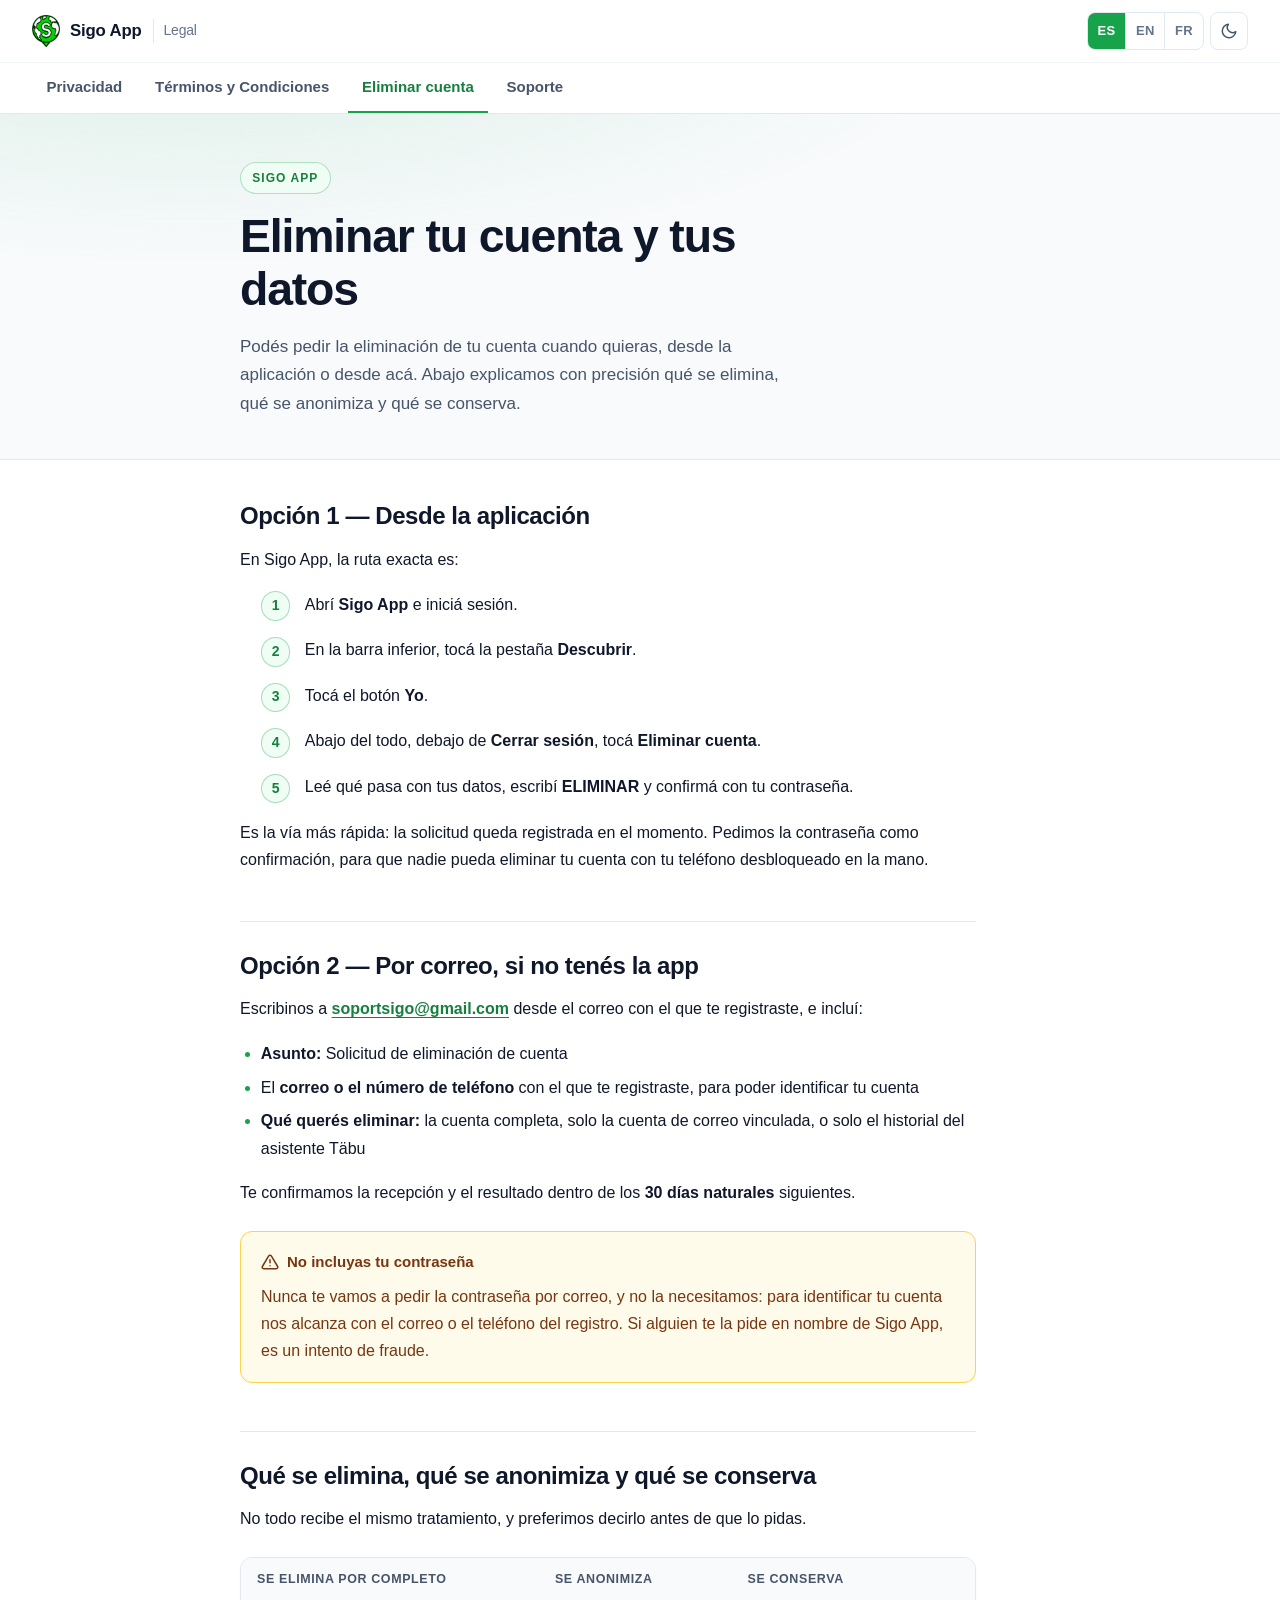
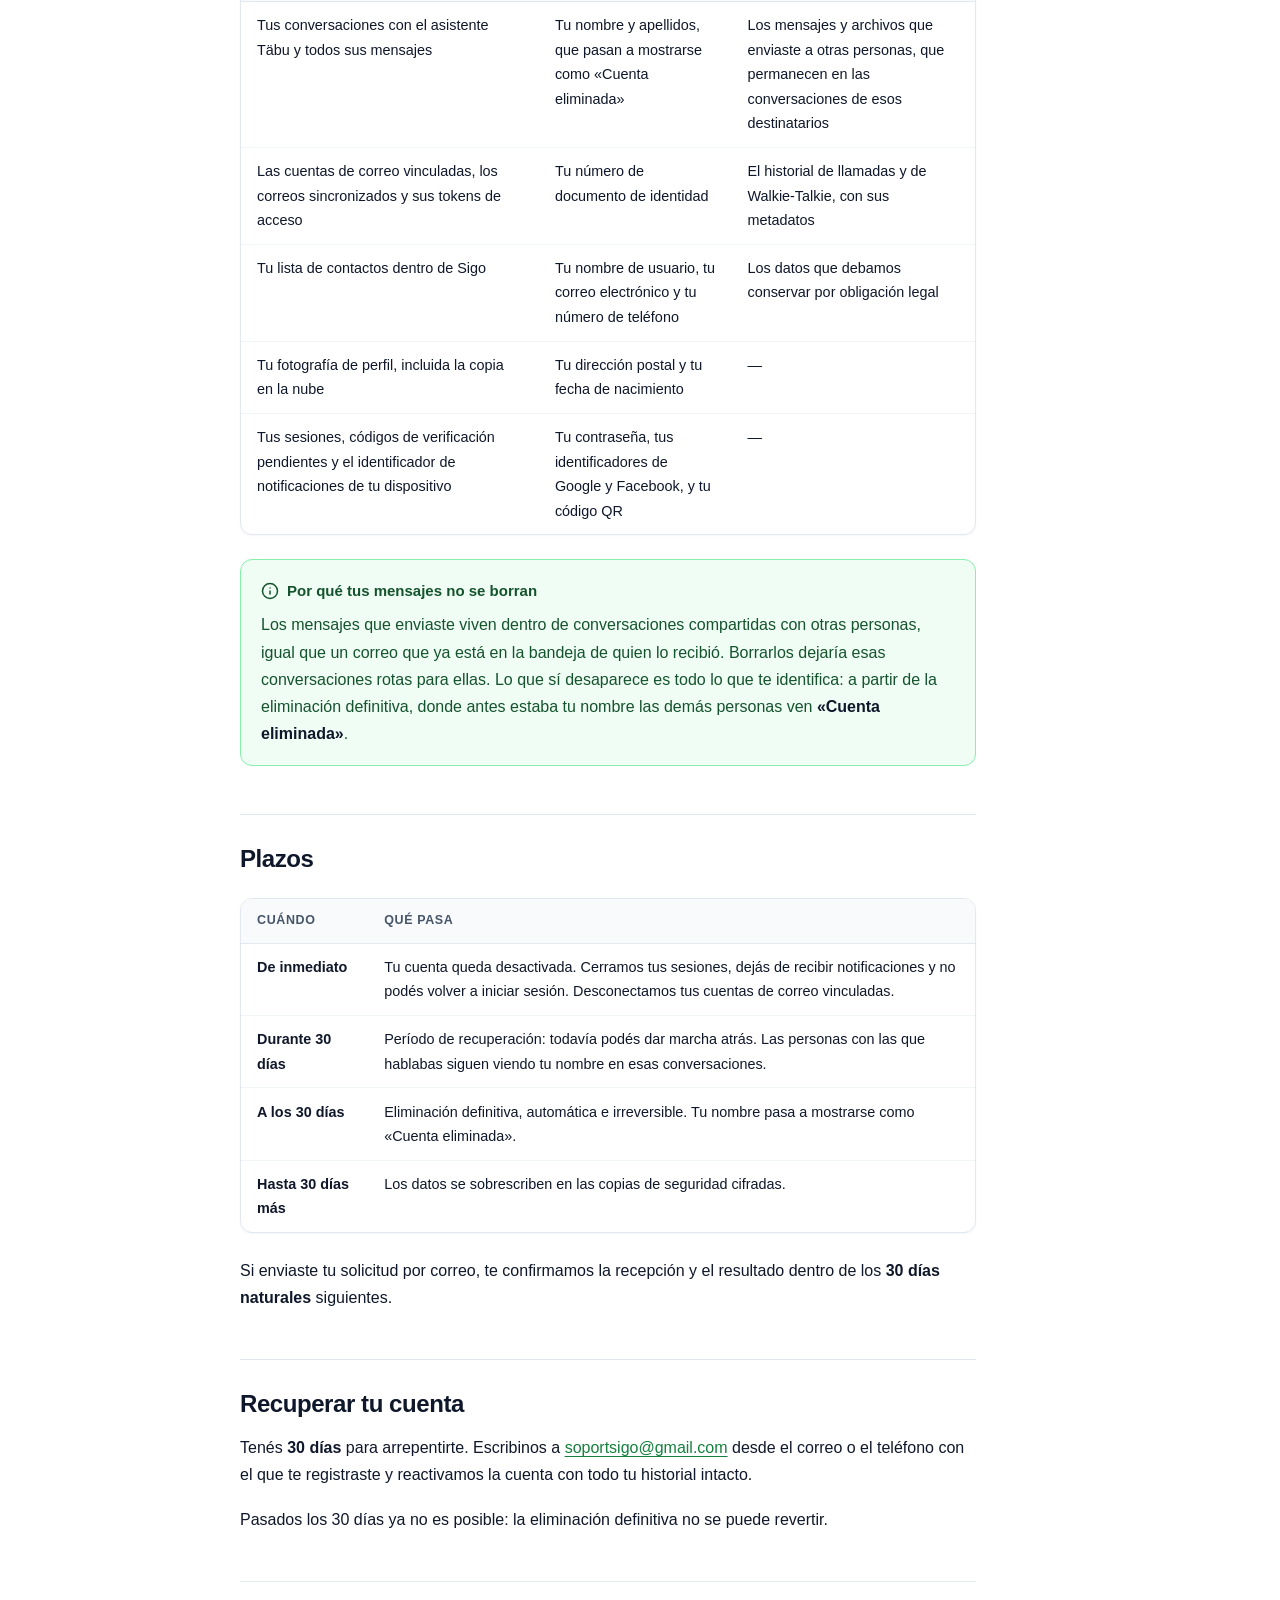
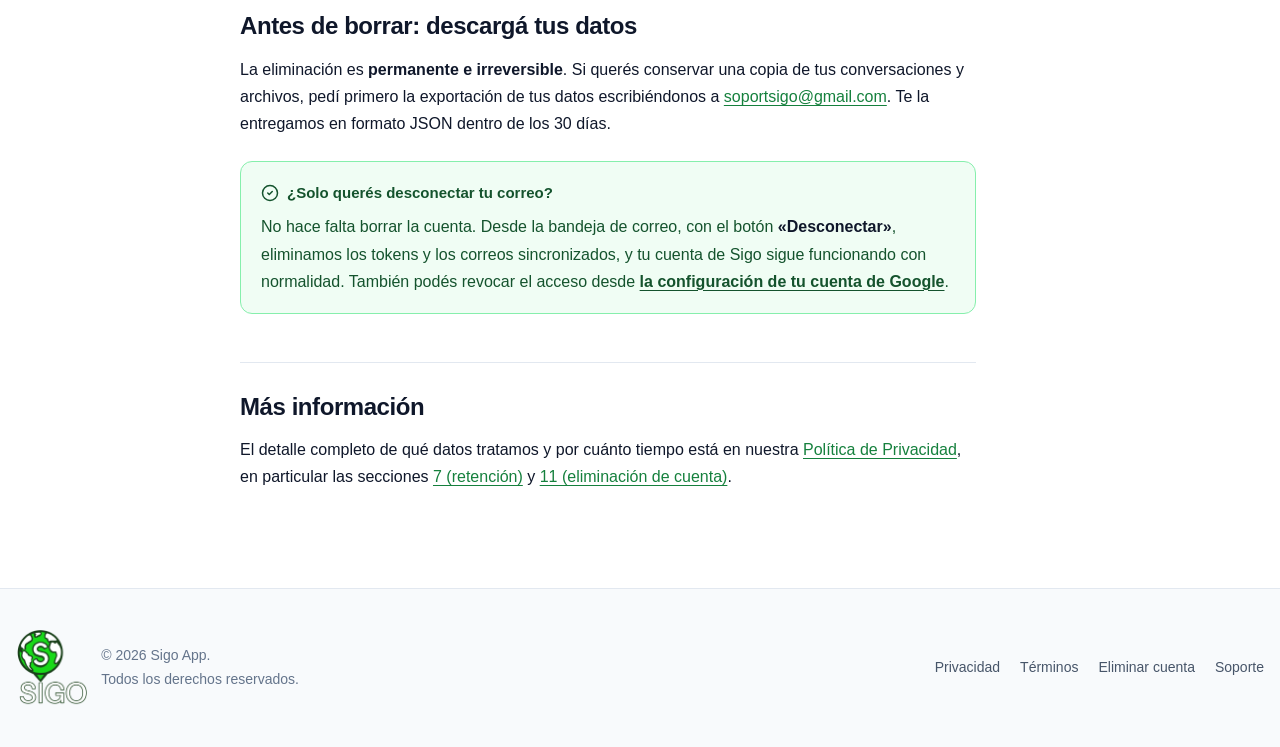
<file: eliminar-cuenta.html>
<!doctype html>
<html lang="es">
<head>
<meta charset="utf-8">
<meta name="viewport" content="width=device-width, initial-scale=1">
<title>Eliminar tu cuenta · Sigo App</title>
<meta name="description" content="Cómo eliminar tu cuenta de Sigo App: qué se elimina, qué se anonimiza y qué se conserva, desde la aplicación o desde la web.">
<meta name="robots" content="index, follow">
<meta property="og:type" content="website">
<meta property="og:title" content="Eliminar tu cuenta · Sigo App">
<meta property="og:description" content="Cómo eliminar tu cuenta de Sigo App: qué se elimina, qué se anonimiza y qué se conserva.">
<meta property="og:locale" content="es_ES">
<link rel="alternate" hreflang="es" href="eliminar-cuenta.html">
<link rel="alternate" hreflang="en" href="en/delete-account.html">
<link rel="alternate" hreflang="fr" href="fr/suppression-compte.html">
<link rel="alternate" hreflang="x-default" href="eliminar-cuenta.html">
<link rel="icon" type="image/png" sizes="32x32" href="assets/favicon-32.png">
<link rel="apple-touch-icon" sizes="180x180" href="assets/apple-touch-icon.png">
<meta property="og:image" content="assets/og-image.png">
<link rel="stylesheet" href="assets/styles.css">
</head>
<body>

<a class="skip-link" href="#contenido">Saltar al contenido</a>

<header class="site-header">
  <div class="site-header__inner">
    <a class="brand" href="index.html">
      <img class="brand__logo" src="assets/logo-mark.png" alt="" width="85" height="96">
      Sigo App
      <span class="brand__sub">Legal</span>
    </a>

    <div class="site-header__spacer"></div>

    <div class="header-actions">
      <nav class="lang-switch" aria-label="Idioma">
        <a href="eliminar-cuenta.html" hreflang="es" lang="es" aria-current="true" title="Español">ES</a>
        <a href="en/delete-account.html" hreflang="en" lang="en" title="English">EN</a>
        <a href="fr/suppression-compte.html" hreflang="fr" lang="fr" title="Français">FR</a>
      </nav>
      <button class="icon-btn" data-theme-toggle aria-label="Cambiar tema">
        <svg viewBox="0 0 24 24" fill="none" stroke="currentColor" stroke-width="2"
             stroke-linecap="round" stroke-linejoin="round" aria-hidden="true">
          <path d="M21 12.79A9 9 0 1 1 11.21 3 7 7 0 0 0 21 12.79Z"/>
        </svg>
      </button>
    </div>
  </div>

  <nav class="site-nav" aria-label="Documentos legales">
    <div class="site-nav__inner">
      <a href="index.html">Privacidad</a>
      <a href="terminos.html">Términos y Condiciones</a>
      <a href="eliminar-cuenta.html" aria-current="page">Eliminar cuenta</a>
      <a href="soporte.html">Soporte</a>
    </div>
  </nav>
</header>

<section class="hero hero--narrow">
  <div class="hero__inner">
    <p class="eyebrow">Sigo App</p>
    <h1>Eliminar tu cuenta y tus datos</h1>
    <p class="hero__lede">
      Podés pedir la eliminación de tu cuenta cuando quieras, desde la aplicación o desde acá. Abajo explicamos con precisión qué se elimina, qué se anonimiza y qué se conserva.
    </p>
  </div>
</section>

<div class="layout" style="grid-template-columns: minmax(0, 1fr); max-width: 52rem;">

  <main class="prose" id="contenido" style="padding-top: 2.5rem;">

<h2 id="desde-la-app">Opción 1 — Desde la aplicación</h2>

    <p>En Sigo App, la ruta exacta es:</p>

    <ol class="steps">
      <li>Abrí <strong>Sigo App</strong> e iniciá sesión.</li>
      <li>En la barra inferior, tocá la pestaña <strong>Descubrir</strong>.</li>
      <li>Tocá el botón <strong>Yo</strong>.</li>
      <li>Abajo del todo, debajo de <strong>Cerrar sesión</strong>, tocá <strong>Eliminar cuenta</strong>.</li>
      <li>Leé qué pasa con tus datos, escribí <strong>ELIMINAR</strong> y confirmá con tu contraseña.</li>
    </ol>

    <p>
      Es la vía más rápida: la solicitud queda registrada en el momento. Pedimos
      la contraseña como confirmación, para que nadie pueda eliminar tu cuenta
      con tu teléfono desbloqueado en la mano.
    </p>

    <h2 id="desde-la-web">Opción 2 — Por correo, si no tenés la app</h2>

    <p>
      Escribinos a
      <strong><a href="mailto:soportsigo@gmail.com">soportsigo@gmail.com</a></strong>
      desde el correo con el que te registraste, e incluí:
    </p>

    <ul>
      <li><strong>Asunto:</strong> Solicitud de eliminación de cuenta</li>
      <li>El <strong>correo o el número de teléfono</strong> con el que te registraste, para poder identificar tu cuenta</li>
      <li><strong>Qué querés eliminar:</strong> la cuenta completa, solo la cuenta de correo vinculada, o solo el historial del asistente Täbu</li>
    </ul>

    <p>
      Te confirmamos la recepción y el resultado dentro de los
      <strong>30 días naturales</strong> siguientes.
    </p>

    <div class="callout callout--warn">
      <div class="callout__title">
        <svg viewBox="0 0 24 24" fill="none" stroke="currentColor" stroke-width="2"
             stroke-linecap="round" stroke-linejoin="round" aria-hidden="true">
          <path d="M12 9v4M12 17h.01"/>
          <path d="M10.29 3.86 1.82 18a2 2 0 0 0 1.71 3h16.94a2 2 0 0 0 1.71-3L13.71 3.86a2 2 0 0 0-3.42 0Z"/>
        </svg>
        No incluyas tu contraseña
      </div>
      <p>
        Nunca te vamos a pedir la contraseña por correo, y no la necesitamos:
        para identificar tu cuenta nos alcanza con el correo o el teléfono del
        registro. Si alguien te la pide en nombre de Sigo App, es un intento de
        fraude.
      </p>
    </div>

    <h2 id="que-se-elimina">Qué se elimina, qué se anonimiza y qué se conserva</h2>

    <p>
      No todo recibe el mismo tratamiento, y preferimos decirlo antes de que lo
      pidas.
    </p>

    <div class="table-wrap">
      <table>
        <thead>
          <tr>
            <th scope="col">Se elimina por completo</th>
            <th scope="col">Se anonimiza</th>
            <th scope="col">Se conserva</th>
          </tr>
        </thead>
        <tbody>
          <tr>
            <td>Tus conversaciones con el asistente Täbu y todos sus mensajes</td>
            <td>Tu nombre y apellidos, que pasan a mostrarse como «Cuenta eliminada»</td>
            <td>Los mensajes y archivos que enviaste a otras personas, que permanecen en las conversaciones de esos destinatarios</td>
          </tr>
          <tr>
            <td>Las cuentas de correo vinculadas, los correos sincronizados y sus tokens de acceso</td>
            <td>Tu número de documento de identidad</td>
            <td>El historial de llamadas y de Walkie-Talkie, con sus metadatos</td>
          </tr>
          <tr>
            <td>Tu lista de contactos dentro de Sigo</td>
            <td>Tu nombre de usuario, tu correo electrónico y tu número de teléfono</td>
            <td>Los datos que debamos conservar por obligación legal</td>
          </tr>
          <tr>
            <td>Tu fotografía de perfil, incluida la copia en la nube</td>
            <td>Tu dirección postal y tu fecha de nacimiento</td>
            <td>&mdash;</td>
          </tr>
          <tr>
            <td>Tus sesiones, códigos de verificación pendientes y el identificador de notificaciones de tu dispositivo</td>
            <td>Tu contraseña, tus identificadores de Google y Facebook, y tu código QR</td>
            <td>&mdash;</td>
          </tr>
        </tbody>
      </table>
    </div>

    <div class="callout">
      <div class="callout__title">
        <svg viewBox="0 0 24 24" fill="none" stroke="currentColor" stroke-width="2"
             stroke-linecap="round" stroke-linejoin="round" aria-hidden="true">
          <circle cx="12" cy="12" r="10"/><path d="M12 16v-4M12 8h.01"/>
        </svg>
        Por qué tus mensajes no se borran
      </div>
      <p>
        Los mensajes que enviaste viven dentro de conversaciones compartidas con
        otras personas, igual que un correo que ya está en la bandeja de quien lo
        recibió. Borrarlos dejaría esas conversaciones rotas para ellas. Lo que
        sí desaparece es todo lo que te identifica: a partir de la eliminación
        definitiva, donde antes estaba tu nombre las demás personas ven
        <strong>«Cuenta eliminada»</strong>.
      </p>
    </div>

    <h2 id="plazos">Plazos</h2>

    <div class="table-wrap">
      <table>
        <thead>
          <tr><th scope="col">Cuándo</th><th scope="col">Qué pasa</th></tr>
        </thead>
        <tbody>
          <tr>
            <td><strong>De inmediato</strong></td>
            <td>Tu cuenta queda desactivada. Cerramos tus sesiones, dejás de recibir notificaciones y no podés volver a iniciar sesión. Desconectamos tus cuentas de correo vinculadas.</td>
          </tr>
          <tr>
            <td><strong>Durante 30 días</strong></td>
            <td>Período de recuperación: todavía podés dar marcha atrás. Las personas con las que hablabas siguen viendo tu nombre en esas conversaciones.</td>
          </tr>
          <tr>
            <td><strong>A los 30 días</strong></td>
            <td>Eliminación definitiva, automática e irreversible. Tu nombre pasa a mostrarse como «Cuenta eliminada».</td>
          </tr>
          <tr>
            <td><strong>Hasta 30 días más</strong></td>
            <td>Los datos se sobrescriben en las copias de seguridad cifradas.</td>
          </tr>
        </tbody>
      </table>
    </div>

    <p>
      Si enviaste tu solicitud por correo, te confirmamos la recepción y el
      resultado dentro de los <strong>30 días naturales</strong> siguientes.
    </p>

    <h2 id="recuperar">Recuperar tu cuenta</h2>

    <p>
      Tenés <strong>30 días</strong> para arrepentirte. Escribinos a
      <a href="mailto:soportsigo@gmail.com">soportsigo@gmail.com</a>
      desde el correo o el teléfono con el que te registraste y reactivamos la
      cuenta con todo tu historial intacto.
    </p>

    <p>
      Pasados los 30 días ya no es posible: la eliminación definitiva no se puede
      revertir.
    </p>

    <h2 id="antes-de-borrar">Antes de borrar: descargá tus datos</h2>

    <p>
      La eliminación es <strong>permanente e irreversible</strong>. Si querés
      conservar una copia de tus conversaciones y archivos, pedí primero la
      exportación de tus datos escribiéndonos a
      <a href="mailto:soportsigo@gmail.com">soportsigo@gmail.com</a>.
      Te la entregamos en formato JSON dentro de los 30 días.
    </p>

    <div class="callout">
      <div class="callout__title">
        <svg viewBox="0 0 24 24" fill="none" stroke="currentColor" stroke-width="2"
             stroke-linecap="round" stroke-linejoin="round" aria-hidden="true">
          <path d="M9 12l2 2 4-4"/><circle cx="12" cy="12" r="10"/>
        </svg>
        ¿Solo querés desconectar tu correo?
      </div>
      <p>
        No hace falta borrar la cuenta. Desde la bandeja de correo, con el botón
        <strong>«Desconectar»</strong>, eliminamos
        los tokens y los correos sincronizados, y tu cuenta de Sigo sigue
        funcionando con normalidad. También podés revocar el acceso desde
        <a href="https://myaccount.google.com/permissions" target="_blank" rel="noopener noreferrer">la
        configuración de tu cuenta de Google</a>.
      </p>
    </div>

    <h2 id="mas-info">Más información</h2>
    <p>
      El detalle completo de qué datos tratamos y por cuánto tiempo está en
      nuestra <a href="index.html">Política de Privacidad</a>, en particular las
      secciones <a href="index.html#retencion">7 (retención)</a> y
      <a href="index.html#eliminacion">11 (eliminación de cuenta)</a>.
    </p>

  </main>
</div>

<footer class="site-footer">
  <div class="site-footer__inner">
    <div class="site-footer__brand">
      <img class="footer-logo" src="assets/logo_pi.png" alt="Sigo App" width="288" height="317">
      <p style="margin:0">© <span id="year">2026</span> Sigo App.<br>Todos los derechos reservados.</p>
    </div>
    <nav aria-label="Documentos legales">
      <a href="index.html">Privacidad</a>
      <a href="terminos.html">Términos</a>
      <a href="eliminar-cuenta.html">Eliminar cuenta</a>
      <a href="soporte.html">Soporte</a>
    </nav>
  </div>
</footer>

<script src="assets/app.js" defer></script>
<script>
  document.getElementById('year').textContent = new Date().getFullYear();
</script>
</body>
</html>
</file>
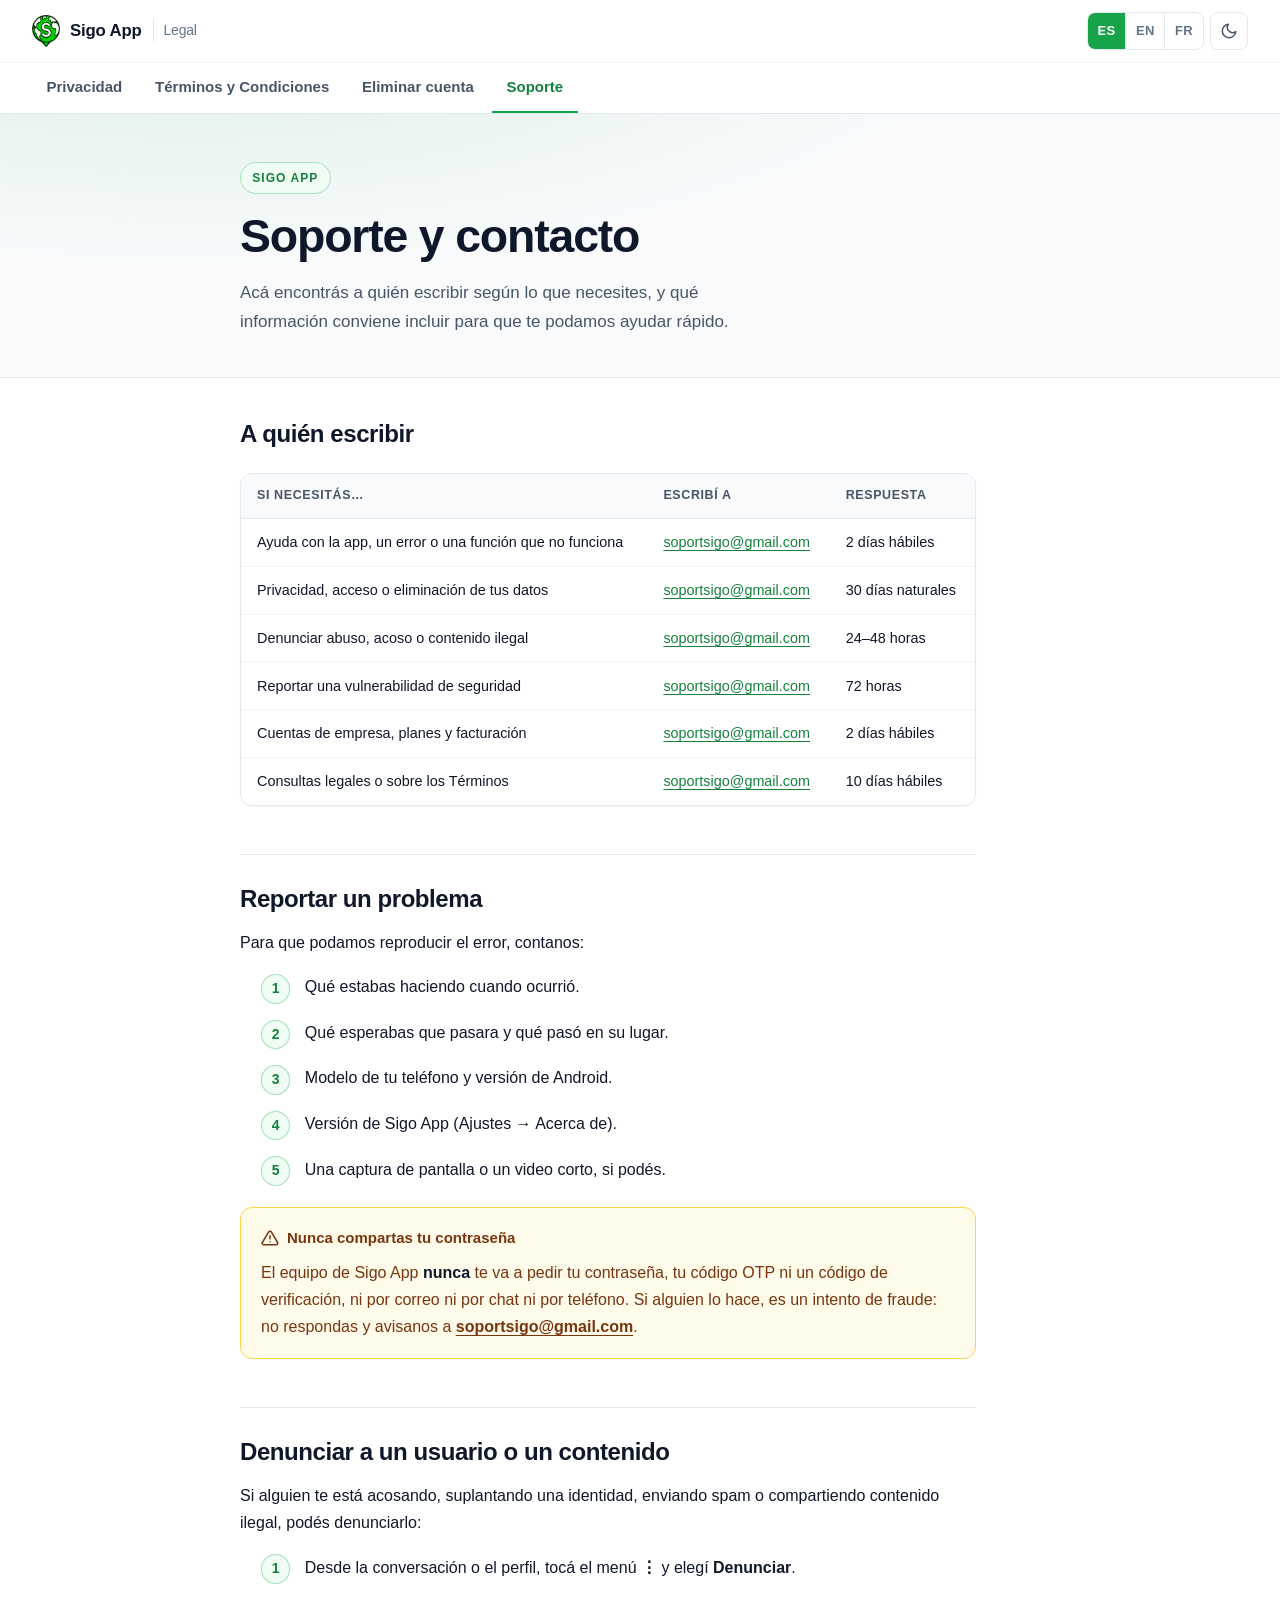
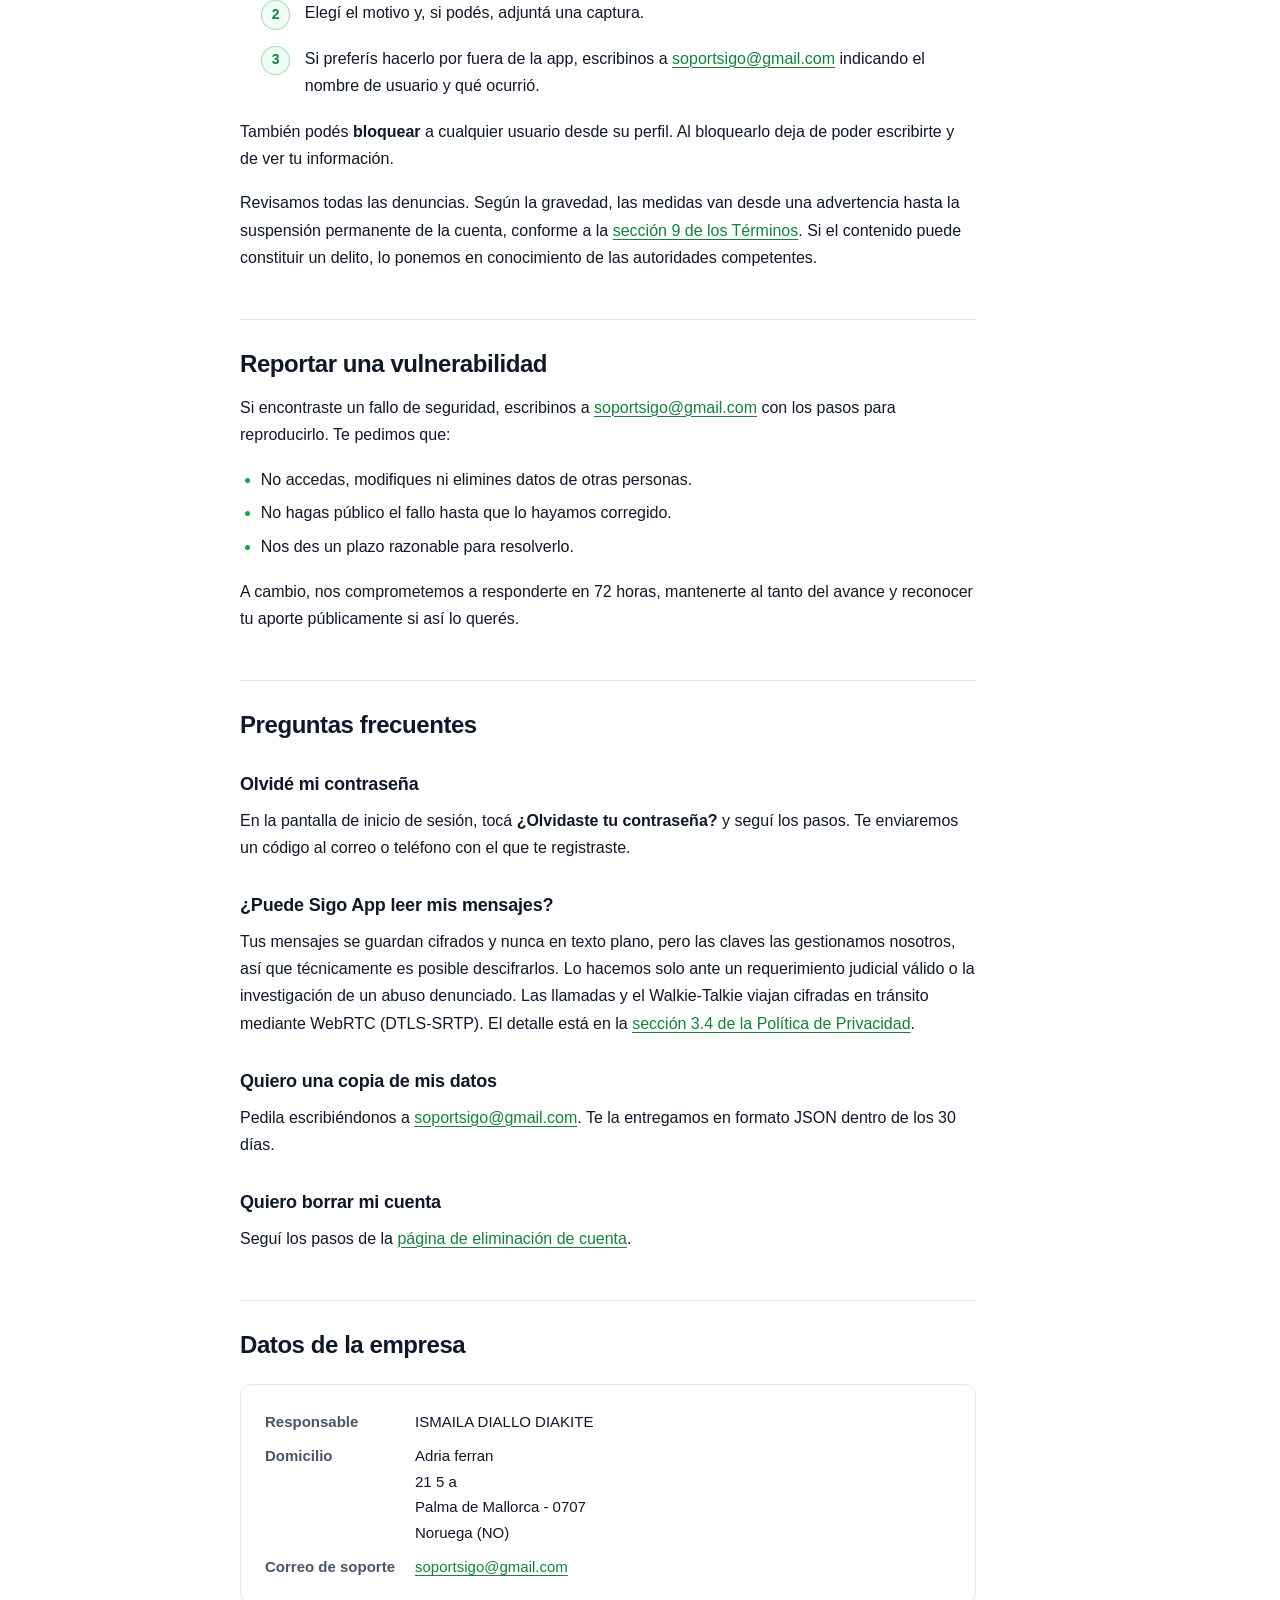
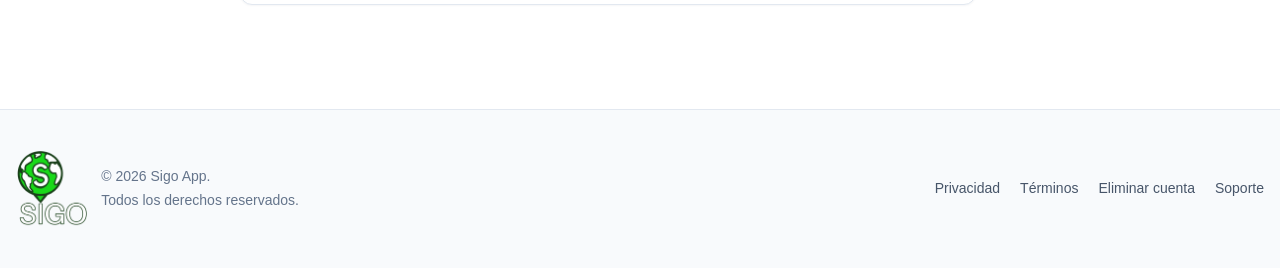
<file: soporte.html>
<!doctype html>
<html lang="es">
<head>
<meta charset="utf-8">
<meta name="viewport" content="width=device-width, initial-scale=1">
<title>Soporte · Sigo App</title>
<meta name="description" content="Soporte de Sigo App: cómo reportar un problema, denunciar abuso, contactar al equipo y ejercer tus derechos.">
<meta name="robots" content="index, follow">
<meta property="og:type" content="website">
<meta property="og:title" content="Soporte · Sigo App">
<meta property="og:description" content="Cómo contactar al equipo de Sigo App y reportar un problema.">
<meta property="og:locale" content="es_ES">
<link rel="alternate" hreflang="es" href="soporte.html">
<link rel="alternate" hreflang="en" href="en/support.html">
<link rel="alternate" hreflang="fr" href="fr/assistance.html">
<link rel="alternate" hreflang="x-default" href="soporte.html">
<link rel="icon" type="image/png" sizes="32x32" href="assets/favicon-32.png">
<link rel="apple-touch-icon" sizes="180x180" href="assets/apple-touch-icon.png">
<meta property="og:image" content="assets/og-image.png">
<link rel="stylesheet" href="assets/styles.css">
</head>
<body>

<a class="skip-link" href="#contenido">Saltar al contenido</a>

<header class="site-header">
  <div class="site-header__inner">
    <a class="brand" href="index.html">
      <img class="brand__logo" src="assets/logo-mark.png" alt="" width="85" height="96">
      Sigo App
      <span class="brand__sub">Legal</span>
    </a>

    <div class="site-header__spacer"></div>

    <div class="header-actions">
      <nav class="lang-switch" aria-label="Idioma">
        <a href="soporte.html" hreflang="es" lang="es" aria-current="true" title="Español">ES</a>
        <a href="en/support.html" hreflang="en" lang="en" title="English">EN</a>
        <a href="fr/assistance.html" hreflang="fr" lang="fr" title="Français">FR</a>
      </nav>
      <button class="icon-btn" data-theme-toggle aria-label="Cambiar tema">
        <svg viewBox="0 0 24 24" fill="none" stroke="currentColor" stroke-width="2"
             stroke-linecap="round" stroke-linejoin="round" aria-hidden="true">
          <path d="M21 12.79A9 9 0 1 1 11.21 3 7 7 0 0 0 21 12.79Z"/>
        </svg>
      </button>
    </div>
  </div>

  <nav class="site-nav" aria-label="Documentos legales">
    <div class="site-nav__inner">
      <a href="index.html">Privacidad</a>
      <a href="terminos.html">Términos y Condiciones</a>
      <a href="eliminar-cuenta.html">Eliminar cuenta</a>
      <a href="soporte.html" aria-current="page">Soporte</a>
    </div>
  </nav>
</header>

<section class="hero hero--narrow">
  <div class="hero__inner">
    <p class="eyebrow">Sigo App</p>
    <h1>Soporte y contacto</h1>
    <p class="hero__lede">
      Acá encontrás a quién escribir según lo que necesites, y qué información
      conviene incluir para que te podamos ayudar rápido.
    </p>
  </div>
</section>

<div class="layout" style="grid-template-columns: minmax(0, 1fr); max-width: 52rem;">

  <main class="prose" id="contenido" style="padding-top: 2.5rem;">

<h2 id="canales">A quién escribir</h2>

    <div class="table-wrap">
      <table>
        <thead>
          <tr>
            <th scope="col">Si necesitás…</th>
            <th scope="col">Escribí a</th>
            <th scope="col">Respuesta</th>
          </tr>
        </thead>
        <tbody>
          <tr>
            <td>Ayuda con la app, un error o una función que no funciona</td>
            <td><a href="mailto:soportsigo@gmail.com">soportsigo@gmail.com</a></td>
            <td>2 días hábiles</td>
          </tr>
          <tr>
            <td>Privacidad, acceso o eliminación de tus datos</td>
            <td><a href="mailto:soportsigo@gmail.com">soportsigo@gmail.com</a></td>
            <td>30 días naturales</td>
          </tr>
          <tr>
            <td>Denunciar abuso, acoso o contenido ilegal</td>
            <td><a href="mailto:soportsigo@gmail.com">soportsigo@gmail.com</a></td>
            <td>24–48 horas</td>
          </tr>
          <tr>
            <td>Reportar una vulnerabilidad de seguridad</td>
            <td><a href="mailto:soportsigo@gmail.com">soportsigo@gmail.com</a></td>
            <td>72 horas</td>
          </tr>
          <tr>
            <td>Cuentas de empresa, planes y facturación</td>
            <td><a href="mailto:soportsigo@gmail.com">soportsigo@gmail.com</a></td>
            <td>2 días hábiles</td>
          </tr>
          <tr>
            <td>Consultas legales o sobre los Términos</td>
            <td><a href="mailto:soportsigo@gmail.com">soportsigo@gmail.com</a></td>
            <td>10 días hábiles</td>
          </tr>
        </tbody>
      </table>
    </div>

    <h2 id="reportar-problema">Reportar un problema</h2>

    <p>Para que podamos reproducir el error, contanos:</p>

    <ol class="steps">
      <li>Qué estabas haciendo cuando ocurrió.</li>
      <li>Qué esperabas que pasara y qué pasó en su lugar.</li>
      <li>Modelo de tu teléfono y versión de Android.</li>
      <li>Versión de Sigo App (Ajustes → Acerca de).</li>
      <li>Una captura de pantalla o un video corto, si podés.</li>
    </ol>

    <div class="callout callout--warn">
      <div class="callout__title">
        <svg viewBox="0 0 24 24" fill="none" stroke="currentColor" stroke-width="2"
             stroke-linecap="round" stroke-linejoin="round" aria-hidden="true">
          <path d="M12 9v4M12 17h.01"/>
          <path d="M10.29 3.86 1.82 18a2 2 0 0 0 1.71 3h16.94a2 2 0 0 0 1.71-3L13.71 3.86a2 2 0 0 0-3.42 0Z"/>
        </svg>
        Nunca compartas tu contraseña
      </div>
      <p>
        El equipo de Sigo App <strong>nunca</strong> te va a pedir tu contraseña,
        tu código OTP ni un código de verificación, ni por correo ni por chat ni
        por teléfono. Si alguien lo hace, es un intento de fraude: no respondas y
        avisanos a
        <a href="mailto:soportsigo@gmail.com">soportsigo@gmail.com</a>.
      </p>
    </div>

    <h2 id="denunciar">Denunciar a un usuario o un contenido</h2>

    <p>
      Si alguien te está acosando, suplantando una identidad, enviando spam o
      compartiendo contenido ilegal, podés denunciarlo:
    </p>

    <ol class="steps">
      <li>Desde la conversación o el perfil, tocá el menú <strong>⋮</strong> y elegí <strong>Denunciar</strong>.</li>
      <li>Elegí el motivo y, si podés, adjuntá una captura.</li>
      <li>Si preferís hacerlo por fuera de la app, escribinos a <a href="mailto:soportsigo@gmail.com">soportsigo@gmail.com</a> indicando el nombre de usuario y qué ocurrió.</li>
    </ol>

    <p>
      También podés <strong>bloquear</strong> a cualquier usuario desde su
      perfil. Al bloquearlo deja de poder escribirte y de ver tu información.
    </p>

    <p>
      Revisamos todas las denuncias. Según la gravedad, las medidas van desde
      una advertencia hasta la suspensión permanente de la cuenta, conforme a la
      <a href="terminos.html#uso-aceptable">sección 9 de los Términos</a>. Si el
      contenido puede constituir un delito, lo ponemos en conocimiento de las
      autoridades competentes.
    </p>

    <h2 id="seguridad">Reportar una vulnerabilidad</h2>

    <p>
      Si encontraste un fallo de seguridad, escribinos a
      <a href="mailto:soportsigo@gmail.com">soportsigo@gmail.com</a>
      con los pasos para reproducirlo. Te pedimos que:
    </p>

    <ul>
      <li>No accedas, modifiques ni elimines datos de otras personas.</li>
      <li>No hagas público el fallo hasta que lo hayamos corregido.</li>
      <li>Nos des un plazo razonable para resolverlo.</li>
    </ul>

    <p>
      A cambio, nos comprometemos a responderte en 72 horas, mantenerte al tanto
      del avance y reconocer tu aporte públicamente si así lo querés.
    </p>

    <h2 id="preguntas">Preguntas frecuentes</h2>

    <h3 id="faq-contrasena">Olvidé mi contraseña</h3>
    <p>
      En la pantalla de inicio de sesión, tocá <strong>¿Olvidaste tu
      contraseña?</strong> y seguí los pasos. Te enviaremos un código al correo
      o teléfono con el que te registraste.
    </p>

    <h3 id="faq-mensajes">¿Puede Sigo App leer mis mensajes?</h3>
    <p>
      Tus mensajes se guardan cifrados y nunca en texto plano, pero las claves
      las gestionamos nosotros, así que técnicamente es posible descifrarlos. Lo
      hacemos solo ante un requerimiento judicial válido o la investigación de
      un abuso denunciado. Las llamadas y el Walkie-Talkie viajan cifradas en
      tránsito mediante WebRTC (DTLS-SRTP). El detalle está en la
      <a href="index.html#datos-comunicaciones">sección 3.4 de la Política de
      Privacidad</a>.
    </p>

    <h3 id="faq-datos">Quiero una copia de mis datos</h3>
    <p>
      Pedila escribiéndonos a
      <a href="mailto:soportsigo@gmail.com">soportsigo@gmail.com</a>.
      Te la entregamos en formato JSON dentro de los 30 días.
    </p>

    <h3 id="faq-eliminar">Quiero borrar mi cuenta</h3>
    <p>
      Seguí los pasos de la
      <a href="eliminar-cuenta.html">página de eliminación de cuenta</a>.
    </p>

    <h2 id="datos-empresa">Datos de la empresa</h2>

    <div class="contact-card">
      <dl>
        <dt>Responsable</dt>
        <dd>ISMAILA DIALLO DIAKITE</dd>

        <dt>Domicilio</dt>
        <dd>Adria ferran<br>21 5 a<br>Palma de Mallorca - 0707<br>Noruega (NO)</dd>


        <dt>Correo de soporte</dt>
        <dd><a href="mailto:soportsigo@gmail.com">soportsigo@gmail.com</a></dd>
      </dl>
    </div>

  </main>
</div>

<footer class="site-footer">
  <div class="site-footer__inner">
    <div class="site-footer__brand">
      <img class="footer-logo" src="assets/logo_pi.png" alt="Sigo App" width="288" height="317">
      <p style="margin:0">© <span id="year">2026</span> Sigo App.<br>Todos los derechos reservados.</p>
    </div>
    <nav aria-label="Documentos legales">
      <a href="index.html">Privacidad</a>
      <a href="terminos.html">Términos</a>
      <a href="eliminar-cuenta.html">Eliminar cuenta</a>
      <a href="soporte.html">Soporte</a>
    </nav>
  </div>
</footer>

<script src="assets/app.js" defer></script>
<script>
  document.getElementById('year').textContent = new Date().getFullYear();
</script>
</body>
</html>
</file>
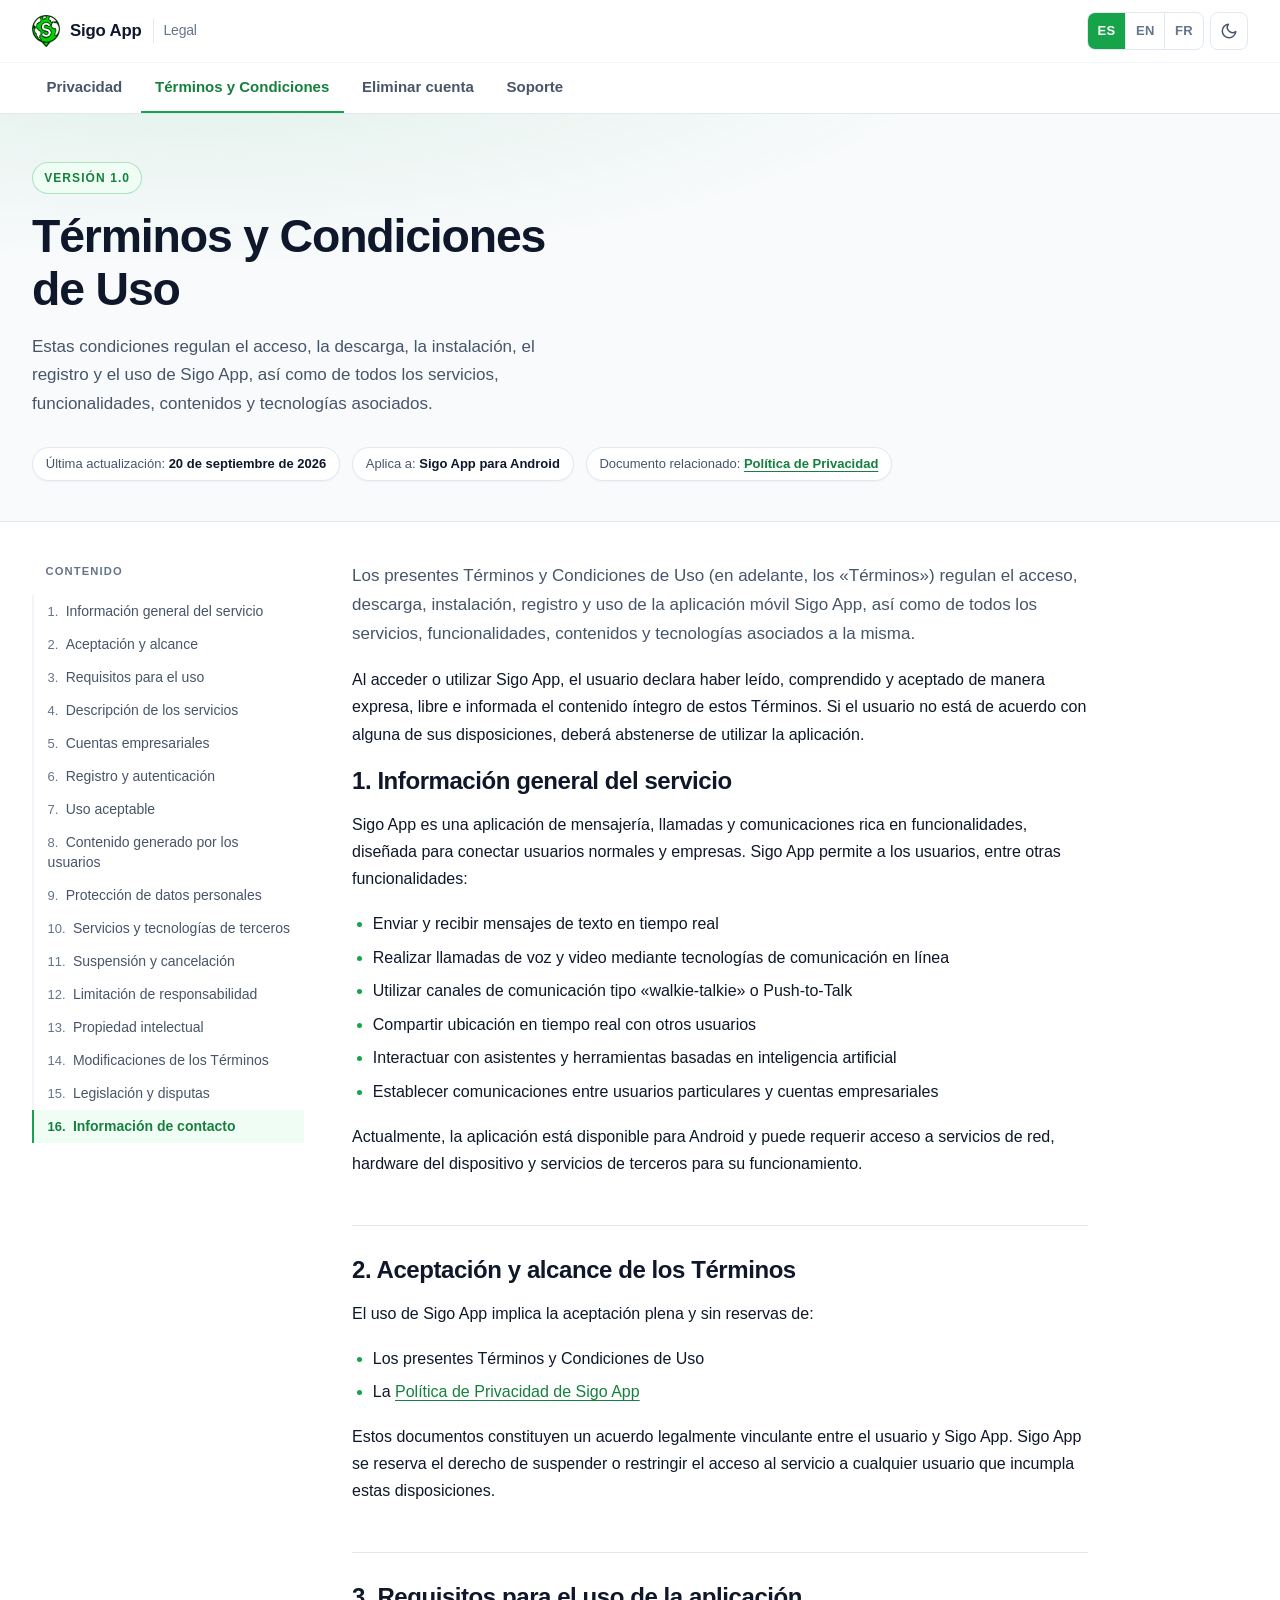
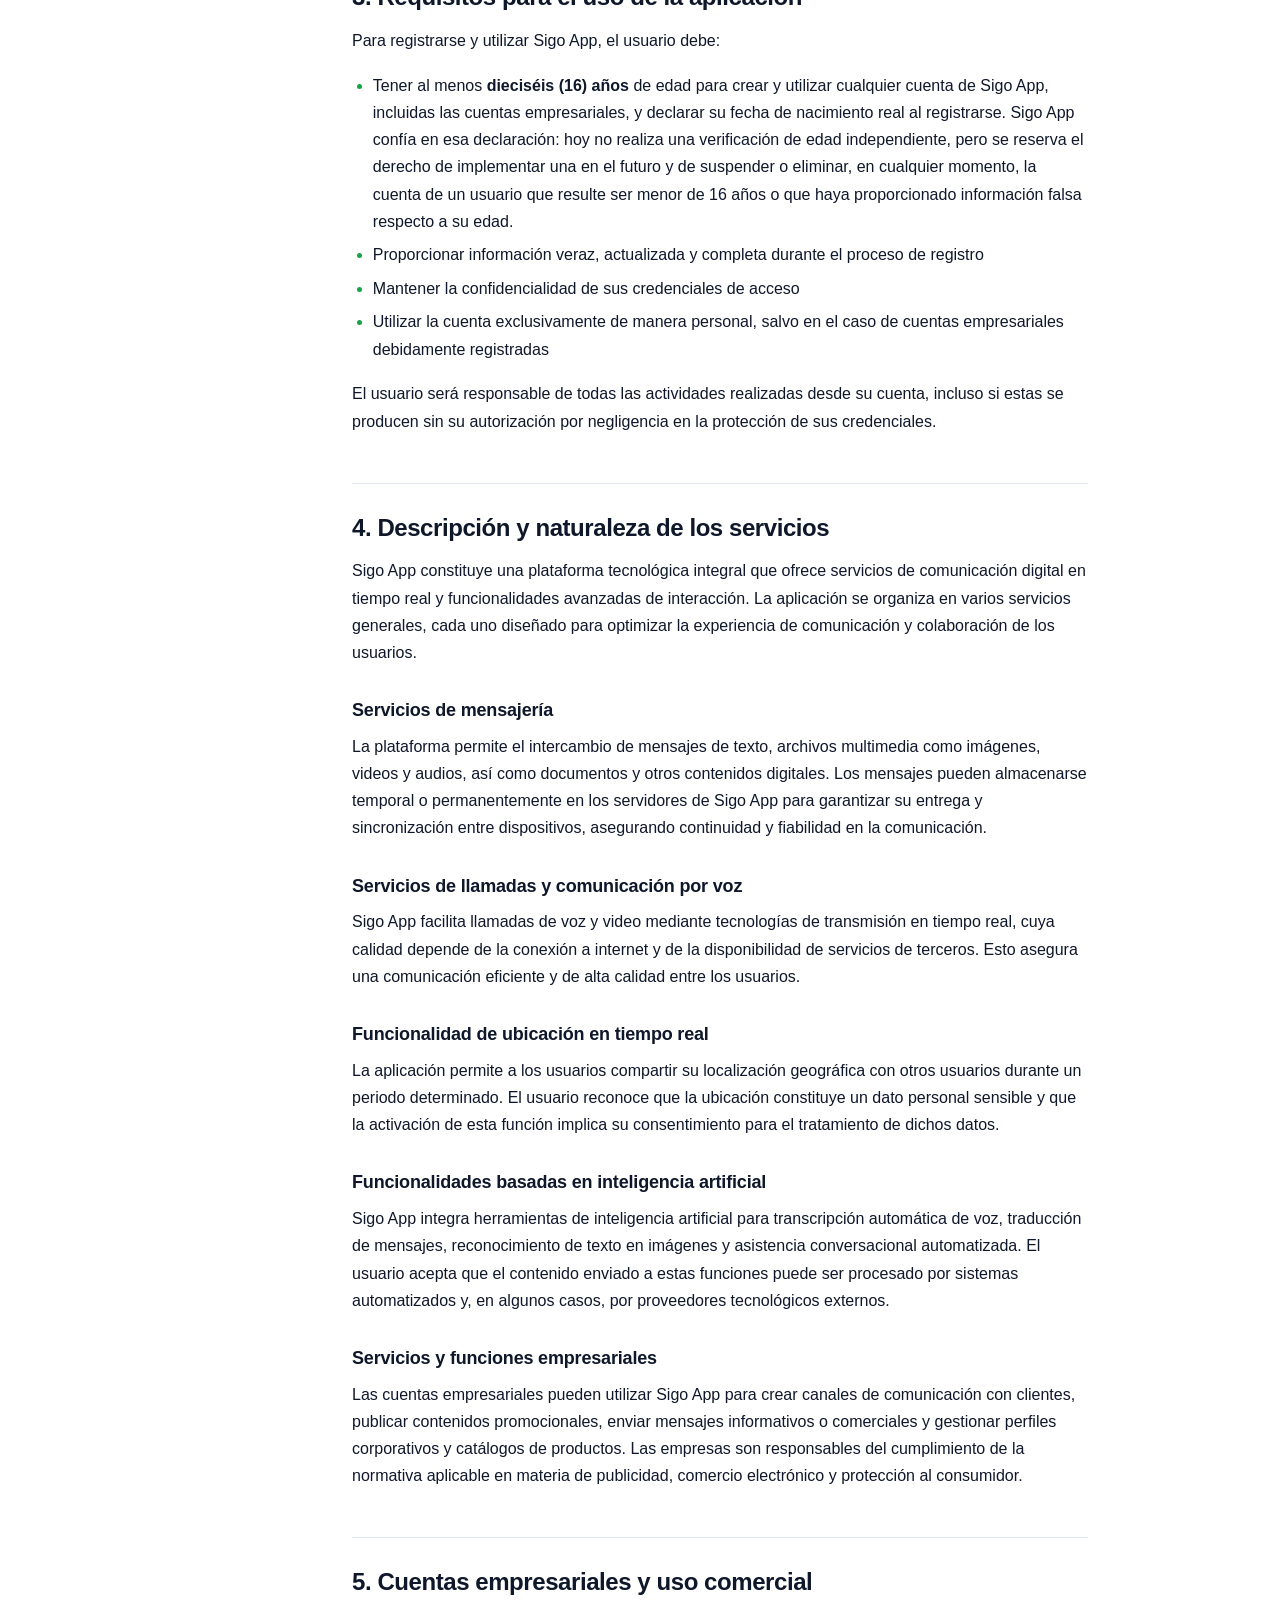
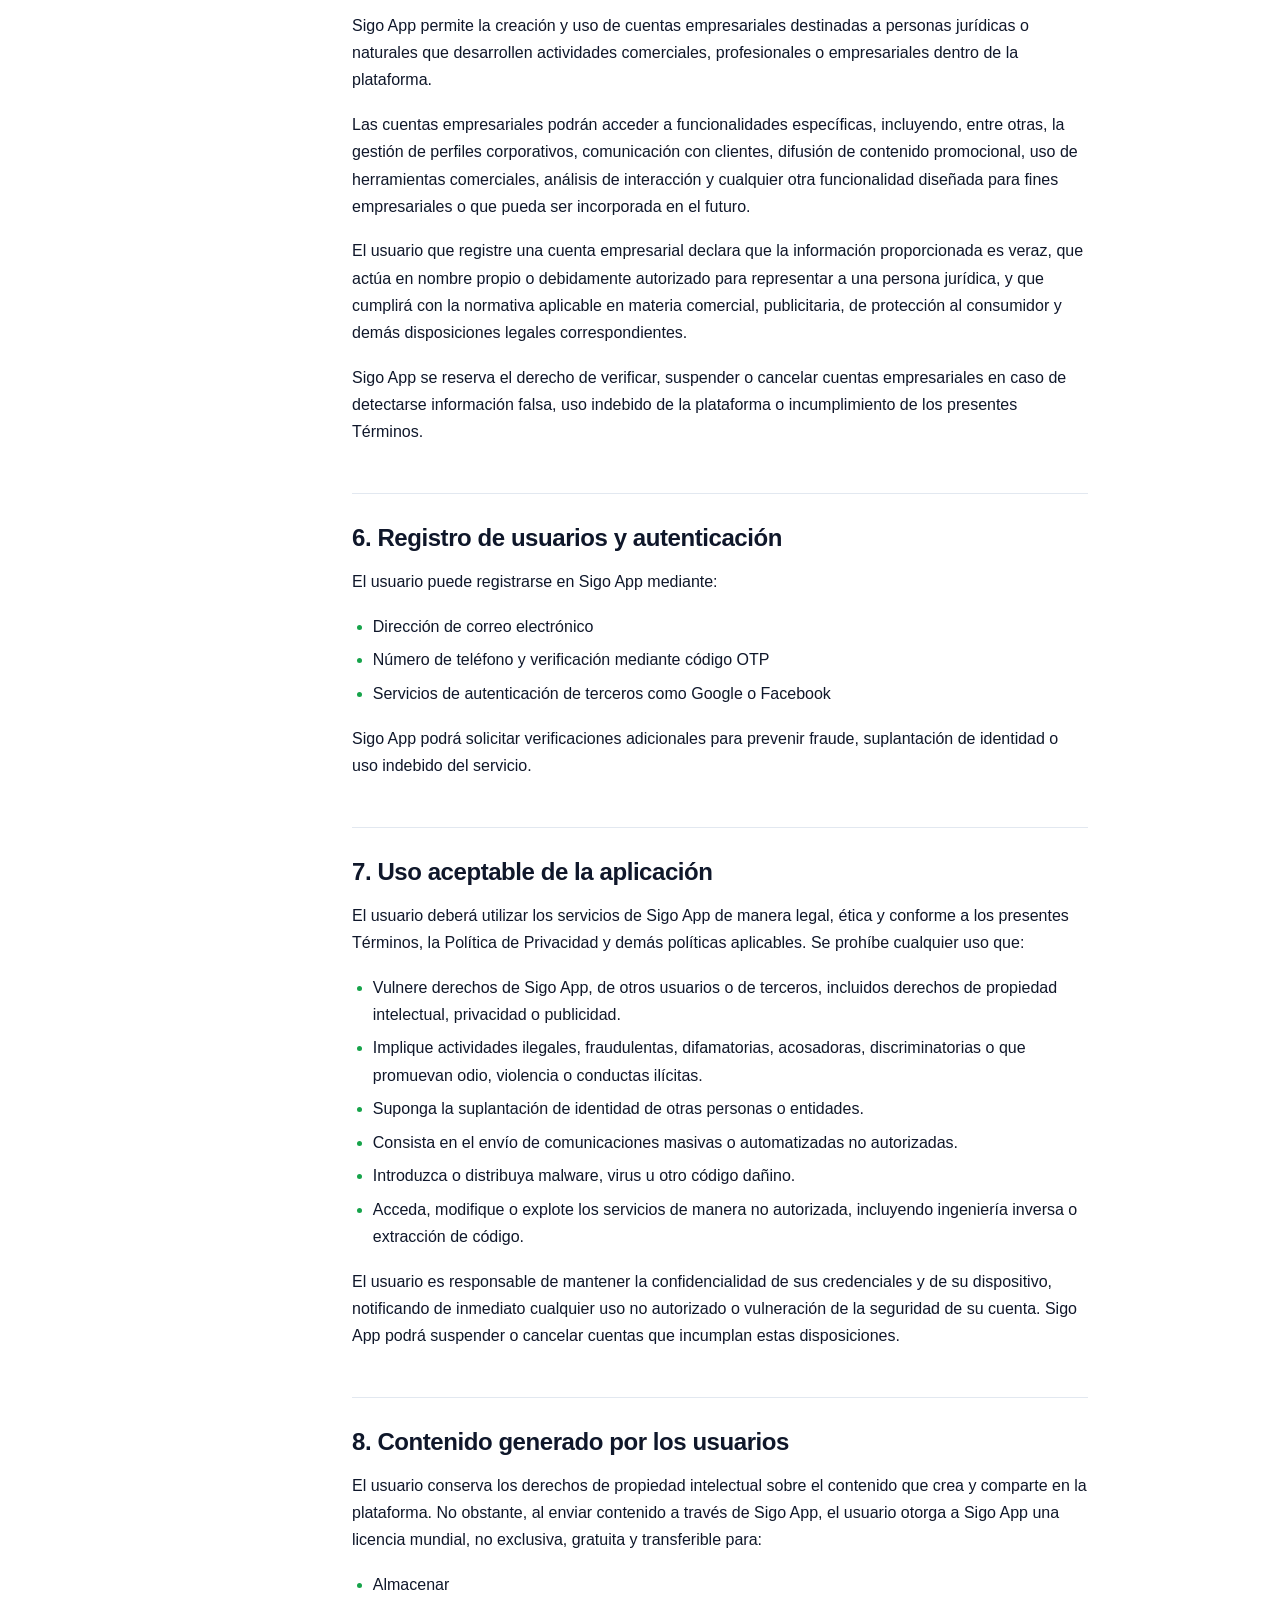
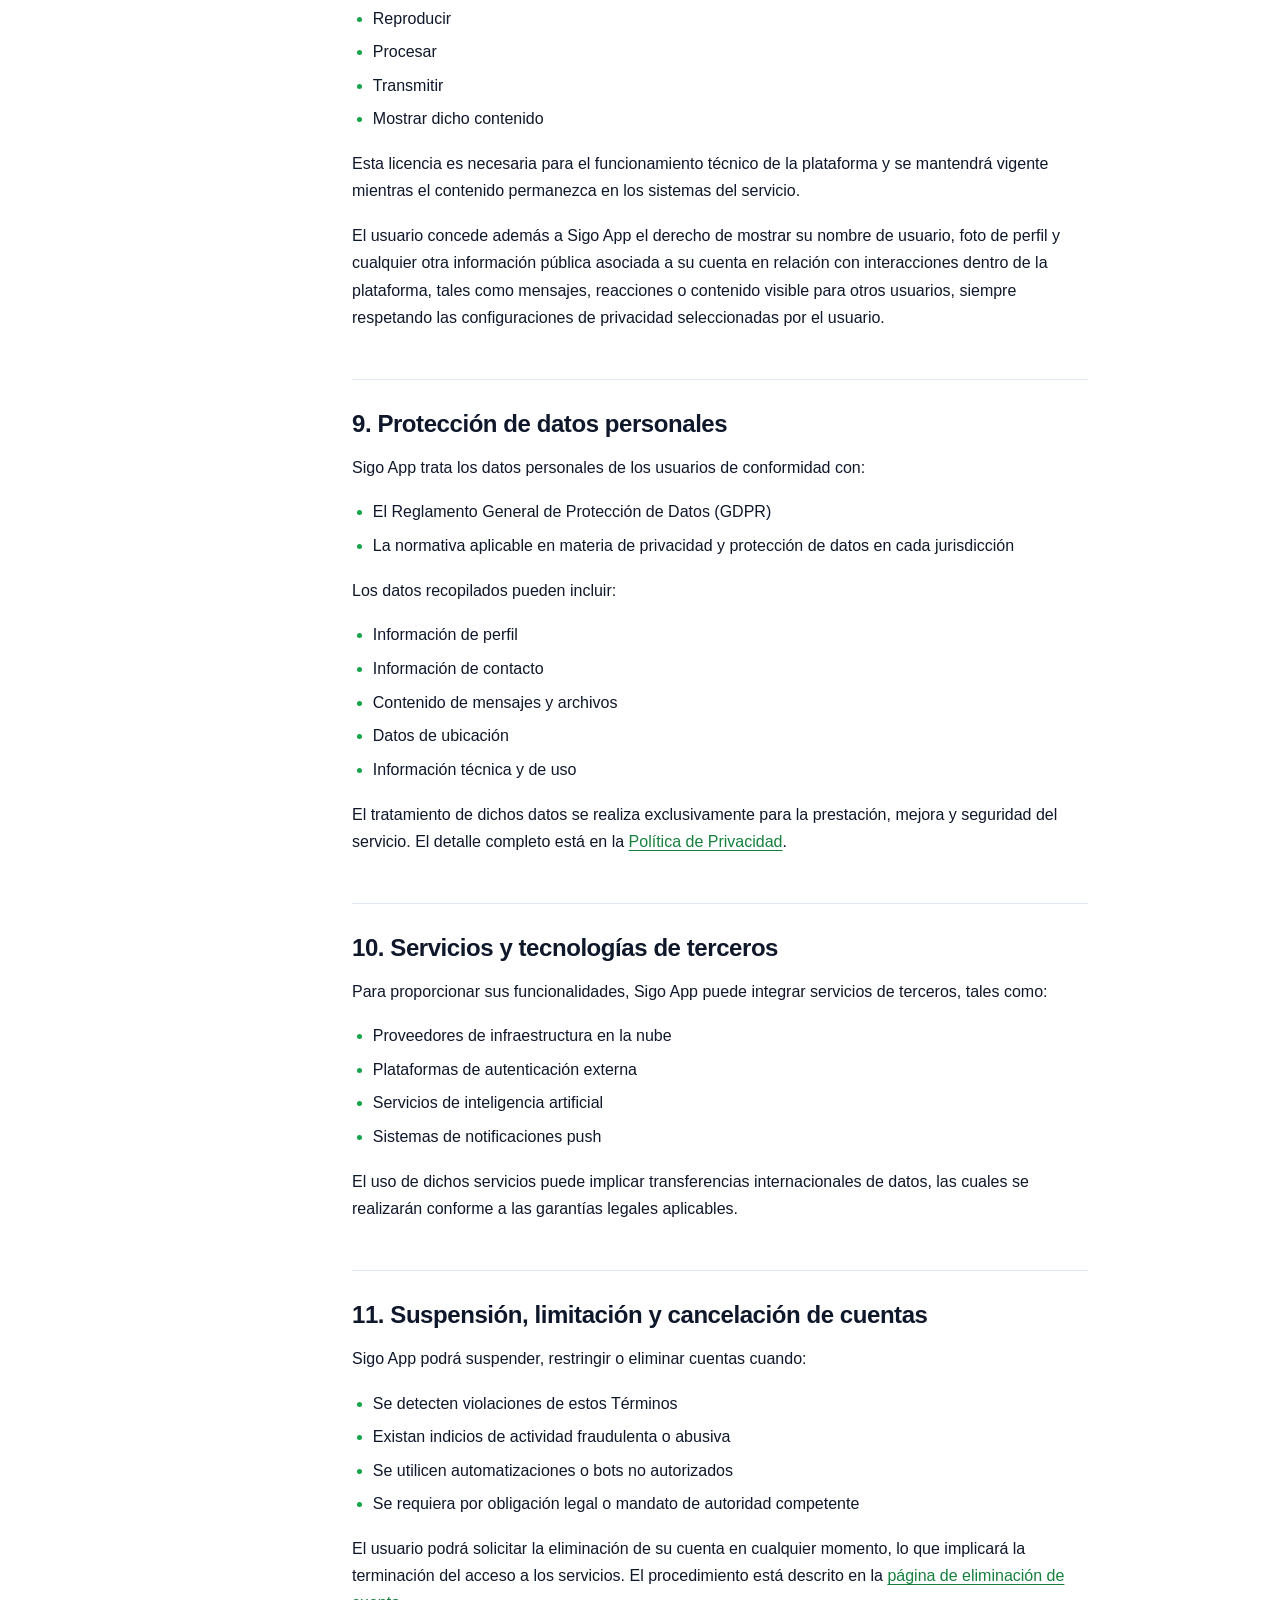
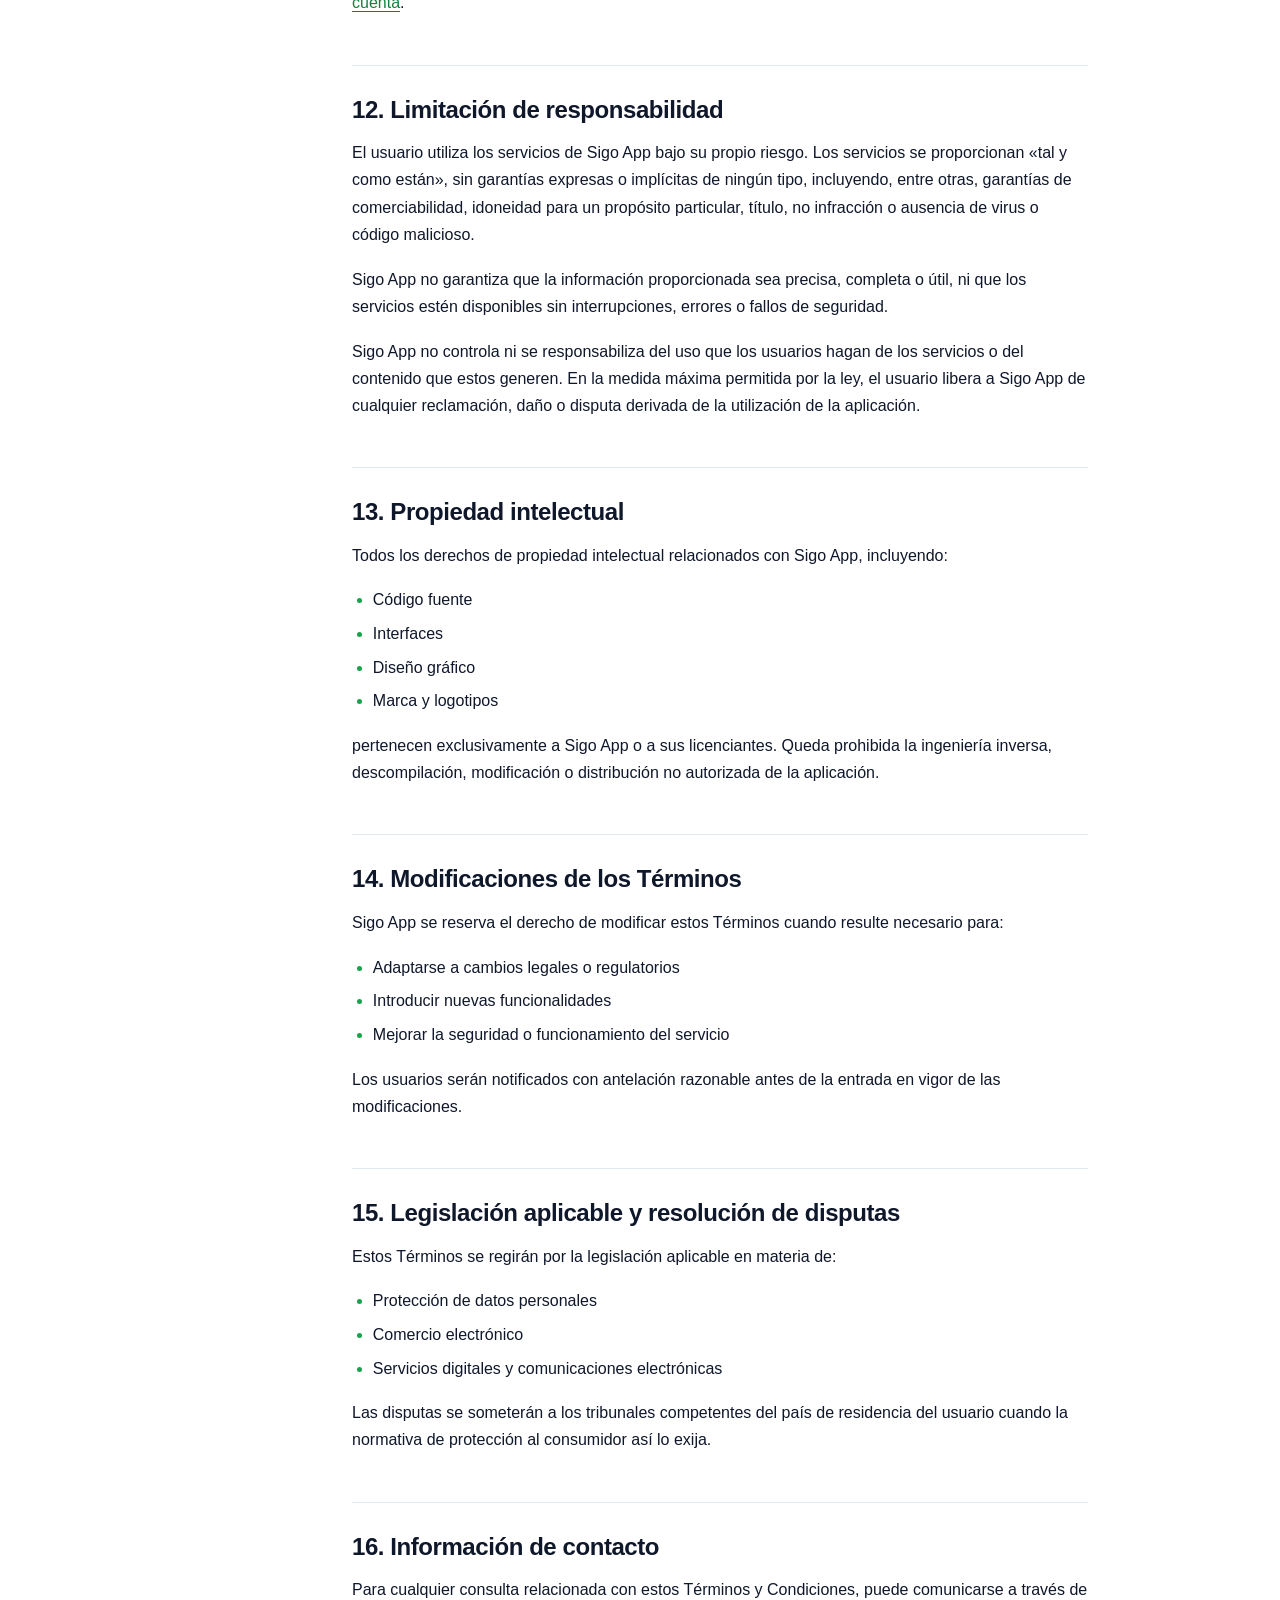
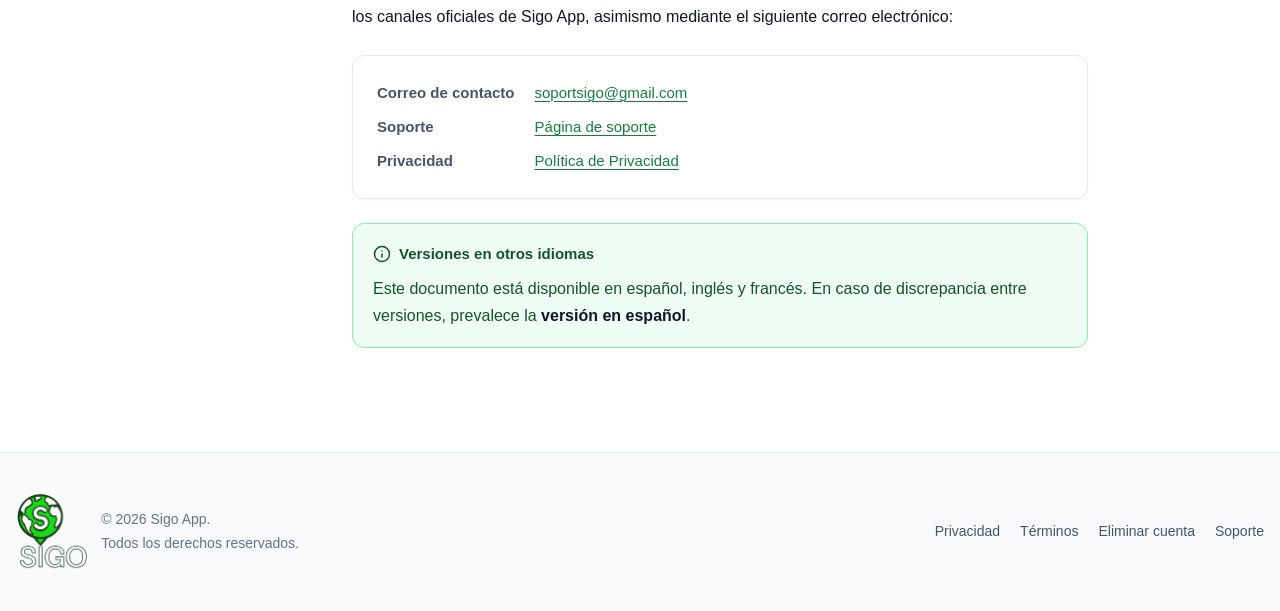
<file: terminos.html>
<!doctype html>
<html lang="es">
<head>
<meta charset="utf-8">
<meta name="viewport" content="width=device-width, initial-scale=1">
<title>Términos y Condiciones · Sigo App</title>
<meta name="description" content="Términos y Condiciones de Uso de Sigo App: requisitos, uso aceptable, cuentas empresariales, planes de pago, contenido del usuario y responsabilidad.">
<meta name="robots" content="index, follow">
<meta property="og:type" content="website">
<meta property="og:title" content="Términos y Condiciones · Sigo App">
<meta property="og:description" content="Condiciones que regulan el acceso y uso de Sigo App.">
<meta property="og:locale" content="es_ES">
<link rel="alternate" hreflang="es" href="terminos.html">
<link rel="alternate" hreflang="en" href="en/terms.html">
<link rel="alternate" hreflang="fr" href="fr/conditions.html">
<link rel="alternate" hreflang="x-default" href="terminos.html">
<link rel="icon" type="image/png" sizes="32x32" href="assets/favicon-32.png">
<link rel="apple-touch-icon" sizes="180x180" href="assets/apple-touch-icon.png">
<meta property="og:image" content="assets/og-image.png">
<link rel="stylesheet" href="assets/styles.css">
</head>
<body>

<a class="skip-link" href="#contenido">Saltar al contenido</a>

<header class="site-header">
  <div class="site-header__inner">
    <a class="brand" href="index.html">
      <img class="brand__logo" src="assets/logo-mark.png" alt="" width="85" height="96">
      Sigo App
      <span class="brand__sub">Legal</span>
    </a>

    <div class="site-header__spacer"></div>

    <div class="header-actions">
      <nav class="lang-switch" aria-label="Idioma">
        <a href="terminos.html" hreflang="es" lang="es" aria-current="true" title="Español">ES</a>
        <a href="en/terms.html" hreflang="en" lang="en" title="English">EN</a>
        <a href="fr/conditions.html" hreflang="fr" lang="fr" title="Français">FR</a>
      </nav>
      <button class="icon-btn toc-toggle" data-toc-toggle aria-expanded="false"
              aria-controls="toc" aria-label="Abrir índice">
        <svg viewBox="0 0 24 24" fill="none" stroke="currentColor" stroke-width="2"
             stroke-linecap="round" aria-hidden="true">
          <path d="M4 6h16M4 12h16M4 18h16"/>
        </svg>
      </button>
      <button class="icon-btn" data-theme-toggle aria-label="Cambiar tema">
        <svg viewBox="0 0 24 24" fill="none" stroke="currentColor" stroke-width="2"
             stroke-linecap="round" stroke-linejoin="round" aria-hidden="true">
          <path d="M21 12.79A9 9 0 1 1 11.21 3 7 7 0 0 0 21 12.79Z"/>
        </svg>
      </button>
    </div>
  </div>

  <nav class="site-nav" aria-label="Documentos legales">
    <div class="site-nav__inner">
      <a href="index.html">Privacidad</a>
      <a href="terminos.html" aria-current="page">Términos y Condiciones</a>
      <a href="eliminar-cuenta.html">Eliminar cuenta</a>
      <a href="soporte.html">Soporte</a>
    </div>
  </nav>
</header>

<section class="hero">
  <div class="hero__inner">
    <p class="eyebrow">Versión 1.0</p>
    <h1>Términos y Condiciones de Uso</h1>
    <p class="hero__lede">
      Estas condiciones regulan el acceso, la descarga, la instalación, el
      registro y el uso de Sigo App, así como de todos los servicios,
      funcionalidades, contenidos y tecnologías asociados.
    </p>
    <ul class="hero__meta">
<li>Última actualización: <strong>20 de septiembre de 2026</strong></li>
  <li>Aplica a: <strong>Sigo App para Android</strong></li>
      <li>Documento relacionado: <strong><a href="index.html">Política de Privacidad</a></strong></li>
    </ul>
  </div>
</section>

<button class="toc-scrim" aria-hidden="true" tabindex="-1"></button>

<div class="layout">

  <nav class="toc" id="toc" aria-label="Índice del documento">
    <p class="toc__title">Contenido</p>
    <ol>
<li><a href="#general">Información general del servicio</a></li>
      <li><a href="#aceptacion">Aceptación y alcance</a></li>
      <li><a href="#requisitos">Requisitos para el uso</a></li>
      <li><a href="#servicios">Descripción de los servicios</a></li>
      <li><a href="#empresas">Cuentas empresariales</a></li>
      <li><a href="#registro">Registro y autenticación</a></li>
      <li><a href="#uso-aceptable">Uso aceptable</a></li>
      <li><a href="#contenido-usuario">Contenido generado por los usuarios</a></li>
      <li><a href="#datos">Protección de datos personales</a></li>
      <li><a href="#terceros">Servicios y tecnologías de terceros</a></li>
      <li><a href="#suspension">Suspensión y cancelación</a></li>
      <li><a href="#responsabilidad">Limitación de responsabilidad</a></li>
      <li><a href="#propiedad">Propiedad intelectual</a></li>
      <li><a href="#modificaciones">Modificaciones de los Términos</a></li>
      <li><a href="#legislacion">Legislación y disputas</a></li>
      <li><a href="#contacto">Información de contacto</a></li>
    </ol>
  </nav>

  <main class="prose" id="contenido">

<p class="lead">
      Los presentes Términos y Condiciones de Uso (en adelante, los «Términos»)
      regulan el acceso, descarga, instalación, registro y uso de la aplicación
      móvil Sigo App, así como de todos los servicios, funcionalidades,
      contenidos y tecnologías asociados a la misma.
    </p>

    <p>
      Al acceder o utilizar Sigo App, el usuario declara haber leído,
      comprendido y aceptado de manera expresa, libre e informada el contenido
      íntegro de estos Términos. Si el usuario no está de acuerdo con alguna de
      sus disposiciones, deberá abstenerse de utilizar la aplicación.
    </p>

    <!-- ============================================================ 1 -->
    <h2 id="general">1. Información general del servicio</h2>

    <p>
      Sigo App es una aplicación de mensajería, llamadas y comunicaciones rica
      en funcionalidades, diseñada para conectar usuarios normales y empresas.
      Sigo App permite a los usuarios, entre otras funcionalidades:
    </p>

    <ul>
      <li>Enviar y recibir mensajes de texto en tiempo real</li>
      <li>Realizar llamadas de voz y video mediante tecnologías de comunicación en línea</li>
      <li>Utilizar canales de comunicación tipo «walkie-talkie» o Push-to-Talk</li>
      <li>Compartir ubicación en tiempo real con otros usuarios</li>
      <li>Interactuar con asistentes y herramientas basadas en inteligencia artificial</li>
      <li>Establecer comunicaciones entre usuarios particulares y cuentas empresariales</li>
    </ul>

    <p>
      Actualmente, la aplicación está disponible para Android y puede requerir
      acceso a servicios de red, hardware del dispositivo y servicios de
      terceros para su funcionamiento.
    </p>

    <!-- ============================================================ 2 -->
    <h2 id="aceptacion">2. Aceptación y alcance de los Términos</h2>

    <p>El uso de Sigo App implica la aceptación plena y sin reservas de:</p>

    <ul>
      <li>Los presentes Términos y Condiciones de Uso</li>
      <li>La <a href="index.html">Política de Privacidad de Sigo App</a></li>
    </ul>

    <p>
      Estos documentos constituyen un acuerdo legalmente vinculante entre el
      usuario y Sigo App. Sigo App se reserva el derecho de suspender o
      restringir el acceso al servicio a cualquier usuario que incumpla estas
      disposiciones.
    </p>

    <!-- ============================================================ 3 -->
    <h2 id="requisitos">3. Requisitos para el uso de la aplicación</h2>

    <p>Para registrarse y utilizar Sigo App, el usuario debe:</p>

    <ul>
      <li>
        Tener al menos <strong>dieciséis (16) años</strong> de edad para crear y
        utilizar cualquier cuenta de Sigo App, incluidas las cuentas
        empresariales, y declarar su fecha de nacimiento real al registrarse.
        Sigo App confía en esa declaración: hoy no realiza una verificación de
        edad independiente, pero se reserva el derecho de implementar una en el
        futuro y de suspender o eliminar, en cualquier momento, la cuenta de un
        usuario que resulte ser menor de 16 años o que haya proporcionado
        información falsa respecto a su edad.
      </li>
      <li>Proporcionar información veraz, actualizada y completa durante el proceso de registro</li>
      <li>Mantener la confidencialidad de sus credenciales de acceso</li>
      <li>Utilizar la cuenta exclusivamente de manera personal, salvo en el caso de cuentas empresariales debidamente registradas</li>
    </ul>

    <p>
      El usuario será responsable de todas las actividades realizadas desde su
      cuenta, incluso si estas se producen sin su autorización por negligencia
      en la protección de sus credenciales.
    </p>

    <!-- ============================================================ 4 -->
    <h2 id="servicios">4. Descripción y naturaleza de los servicios</h2>

    <p>
      Sigo App constituye una plataforma tecnológica integral que ofrece
      servicios de comunicación digital en tiempo real y funcionalidades
      avanzadas de interacción. La aplicación se organiza en varios servicios
      generales, cada uno diseñado para optimizar la experiencia de comunicación
      y colaboración de los usuarios.
    </p>

    <h3 id="servicios-mensajeria">Servicios de mensajería</h3>
    <p>
      La plataforma permite el intercambio de mensajes de texto, archivos
      multimedia como imágenes, videos y audios, así como documentos y otros
      contenidos digitales. Los mensajes pueden almacenarse temporal o
      permanentemente en los servidores de Sigo App para garantizar su entrega y
      sincronización entre dispositivos, asegurando continuidad y fiabilidad en
      la comunicación.
    </p>

    <h3 id="servicios-llamadas">Servicios de llamadas y comunicación por voz</h3>
    <p>
      Sigo App facilita llamadas de voz y video mediante tecnologías de
      transmisión en tiempo real, cuya calidad depende de la conexión a internet
      y de la disponibilidad de servicios de terceros. Esto asegura una
      comunicación eficiente y de alta calidad entre los usuarios.
    </p>

    <h3 id="servicios-ubicacion">Funcionalidad de ubicación en tiempo real</h3>
    <p>
      La aplicación permite a los usuarios compartir su localización geográfica
      con otros usuarios durante un periodo determinado. El usuario reconoce que
      la ubicación constituye un dato personal sensible y que la activación de
      esta función implica su consentimiento para el tratamiento de dichos
      datos.
    </p>

    <h3 id="servicios-ia">Funcionalidades basadas en inteligencia artificial</h3>
    <p>
      Sigo App integra herramientas de inteligencia artificial para
      transcripción automática de voz, traducción de mensajes, reconocimiento de
      texto en imágenes y asistencia conversacional automatizada. El usuario
      acepta que el contenido enviado a estas funciones puede ser procesado por
      sistemas automatizados y, en algunos casos, por proveedores tecnológicos
      externos.
    </p>

    <h3 id="servicios-empresas">Servicios y funciones empresariales</h3>
    <p>
      Las cuentas empresariales pueden utilizar Sigo App para crear canales de
      comunicación con clientes, publicar contenidos promocionales, enviar
      mensajes informativos o comerciales y gestionar perfiles corporativos y
      catálogos de productos. Las empresas son responsables del cumplimiento de
      la normativa aplicable en materia de publicidad, comercio electrónico y
      protección al consumidor.
    </p>

    <!-- ============================================================ 5 -->
    <h2 id="empresas">5. Cuentas empresariales y uso comercial</h2>

    <p>
      Sigo App permite la creación y uso de cuentas empresariales destinadas a
      personas jurídicas o naturales que desarrollen actividades comerciales,
      profesionales o empresariales dentro de la plataforma.
    </p>

    <p>
      Las cuentas empresariales podrán acceder a funcionalidades específicas,
      incluyendo, entre otras, la gestión de perfiles corporativos, comunicación
      con clientes, difusión de contenido promocional, uso de herramientas
      comerciales, análisis de interacción y cualquier otra funcionalidad
      diseñada para fines empresariales o que pueda ser incorporada en el
      futuro.
    </p>

    <p>
      El usuario que registre una cuenta empresarial declara que la información
      proporcionada es veraz, que actúa en nombre propio o debidamente
      autorizado para representar a una persona jurídica, y que cumplirá con la
      normativa aplicable en materia comercial, publicitaria, de protección al
      consumidor y demás disposiciones legales correspondientes.
    </p>

    <p>
      Sigo App se reserva el derecho de verificar, suspender o cancelar cuentas
      empresariales en caso de detectarse información falsa, uso indebido de la
      plataforma o incumplimiento de los presentes Términos.
    </p>

    <!-- ============================================================ 6 -->
    <h2 id="registro">6. Registro de usuarios y autenticación</h2>

    <p>El usuario puede registrarse en Sigo App mediante:</p>

    <ul>
      <li>Dirección de correo electrónico</li>
      <li>Número de teléfono y verificación mediante código OTP</li>
      <li>Servicios de autenticación de terceros como Google o Facebook</li>
    </ul>

    <p>
      Sigo App podrá solicitar verificaciones adicionales para prevenir fraude,
      suplantación de identidad o uso indebido del servicio.
    </p>

    <!-- ============================================================ 7 -->
    <h2 id="uso-aceptable">7. Uso aceptable de la aplicación</h2>

    <p>
      El usuario deberá utilizar los servicios de Sigo App de manera legal,
      ética y conforme a los presentes Términos, la Política de Privacidad y
      demás políticas aplicables. Se prohíbe cualquier uso que:
    </p>

    <ul>
      <li>Vulnere derechos de Sigo App, de otros usuarios o de terceros, incluidos derechos de propiedad intelectual, privacidad o publicidad.</li>
      <li>Implique actividades ilegales, fraudulentas, difamatorias, acosadoras, discriminatorias o que promuevan odio, violencia o conductas ilícitas.</li>
      <li>Suponga la suplantación de identidad de otras personas o entidades.</li>
      <li>Consista en el envío de comunicaciones masivas o automatizadas no autorizadas.</li>
      <li>Introduzca o distribuya malware, virus u otro código dañino.</li>
      <li>Acceda, modifique o explote los servicios de manera no autorizada, incluyendo ingeniería inversa o extracción de código.</li>
    </ul>

    <p>
      El usuario es responsable de mantener la confidencialidad de sus
      credenciales y de su dispositivo, notificando de inmediato cualquier uso
      no autorizado o vulneración de la seguridad de su cuenta. Sigo App podrá
      suspender o cancelar cuentas que incumplan estas disposiciones.
    </p>

    <!-- =========================================================== 8 -->
    <h2 id="contenido-usuario">8. Contenido generado por los usuarios</h2>

    <p>
      El usuario conserva los derechos de propiedad intelectual sobre el
      contenido que crea y comparte en la plataforma. No obstante, al enviar
      contenido a través de Sigo App, el usuario otorga a Sigo App una licencia
      mundial, no exclusiva, gratuita y transferible para:
    </p>

    <ul>
      <li>Almacenar</li>
      <li>Reproducir</li>
      <li>Procesar</li>
      <li>Transmitir</li>
      <li>Mostrar dicho contenido</li>
    </ul>

    <p>
      Esta licencia es necesaria para el funcionamiento técnico de la plataforma
      y se mantendrá vigente mientras el contenido permanezca en los sistemas
      del servicio.
    </p>

    <p>
      El usuario concede además a Sigo App el derecho de mostrar su nombre de
      usuario, foto de perfil y cualquier otra información pública asociada a su
      cuenta en relación con interacciones dentro de la plataforma, tales como
      mensajes, reacciones o contenido visible para otros usuarios, siempre
      respetando las configuraciones de privacidad seleccionadas por el usuario.
    </p>

    <!-- =========================================================== 9 -->
    <h2 id="datos">9. Protección de datos personales</h2>

    <p>Sigo App trata los datos personales de los usuarios de conformidad con:</p>

    <ul>
      <li>El Reglamento General de Protección de Datos (GDPR)</li>
      <li>La normativa aplicable en materia de privacidad y protección de datos en cada jurisdicción</li>
    </ul>

    <p>Los datos recopilados pueden incluir:</p>

    <ul>
      <li>Información de perfil</li>
      <li>Información de contacto</li>
      <li>Contenido de mensajes y archivos</li>
      <li>Datos de ubicación</li>
      <li>Información técnica y de uso</li>
    </ul>

    <p>
      El tratamiento de dichos datos se realiza exclusivamente para la
      prestación, mejora y seguridad del servicio. El detalle completo está en
      la <a href="index.html">Política de Privacidad</a>.
    </p>

    <!-- =========================================================== 10 -->
    <h2 id="terceros">10. Servicios y tecnologías de terceros</h2>

    <p>
      Para proporcionar sus funcionalidades, Sigo App puede integrar servicios
      de terceros, tales como:
    </p>

    <ul>
      <li>Proveedores de infraestructura en la nube</li>
      <li>Plataformas de autenticación externa</li>
      <li>Servicios de inteligencia artificial</li>
      <li>Sistemas de notificaciones push</li>
    </ul>

    <p>
      El uso de dichos servicios puede implicar transferencias internacionales
      de datos, las cuales se realizarán conforme a las garantías legales
      aplicables.
    </p>

    <!-- =========================================================== 11 -->
    <h2 id="suspension">11. Suspensión, limitación y cancelación de cuentas</h2>

    <p>Sigo App podrá suspender, restringir o eliminar cuentas cuando:</p>

    <ul>
      <li>Se detecten violaciones de estos Términos</li>
      <li>Existan indicios de actividad fraudulenta o abusiva</li>
      <li>Se utilicen automatizaciones o bots no autorizados</li>
      <li>Se requiera por obligación legal o mandato de autoridad competente</li>
    </ul>

    <p>
      El usuario podrá solicitar la eliminación de su cuenta en cualquier
      momento, lo que implicará la terminación del acceso a los servicios. El
      procedimiento está descrito en la
      <a href="eliminar-cuenta.html">página de eliminación de cuenta</a>.
    </p>

    <!-- =========================================================== 12 -->
    <h2 id="responsabilidad">12. Limitación de responsabilidad</h2>

    <p>
      El usuario utiliza los servicios de Sigo App bajo su propio riesgo. Los
      servicios se proporcionan «tal y como están», sin garantías expresas o
      implícitas de ningún tipo, incluyendo, entre otras, garantías de
      comerciabilidad, idoneidad para un propósito particular, título, no
      infracción o ausencia de virus o código malicioso.
    </p>

    <p>
      Sigo App no garantiza que la información proporcionada sea precisa,
      completa o útil, ni que los servicios estén disponibles sin
      interrupciones, errores o fallos de seguridad.
    </p>

    <p>
      Sigo App no controla ni se responsabiliza del uso que los usuarios hagan
      de los servicios o del contenido que estos generen. En la medida máxima
      permitida por la ley, el usuario libera a Sigo App de cualquier
      reclamación, daño o disputa derivada de la utilización de la aplicación.
    </p>

    <!-- =========================================================== 13 -->
    <h2 id="propiedad">13. Propiedad intelectual</h2>

    <p>
      Todos los derechos de propiedad intelectual relacionados con Sigo App,
      incluyendo:
    </p>

    <ul>
      <li>Código fuente</li>
      <li>Interfaces</li>
      <li>Diseño gráfico</li>
      <li>Marca y logotipos</li>
    </ul>

    <p>
      pertenecen exclusivamente a Sigo App o a sus licenciantes. Queda prohibida
      la ingeniería inversa, descompilación, modificación o distribución no
      autorizada de la aplicación.
    </p>

    <!-- =========================================================== 14 -->
    <h2 id="modificaciones">14. Modificaciones de los Términos</h2>

    <p>
      Sigo App se reserva el derecho de modificar estos Términos cuando resulte
      necesario para:
    </p>

    <ul>
      <li>Adaptarse a cambios legales o regulatorios</li>
      <li>Introducir nuevas funcionalidades</li>
      <li>Mejorar la seguridad o funcionamiento del servicio</li>
    </ul>

    <p>
      Los usuarios serán notificados con antelación razonable antes de la
      entrada en vigor de las modificaciones.
    </p>

    <!-- =========================================================== 15 -->
    <h2 id="legislacion">15. Legislación aplicable y resolución de disputas</h2>

    <p>Estos Términos se regirán por la legislación aplicable en materia de:</p>

    <ul>
      <li>Protección de datos personales</li>
      <li>Comercio electrónico</li>
      <li>Servicios digitales y comunicaciones electrónicas</li>
    </ul>

    <p>
      Las disputas se someterán a los tribunales competentes del país de
      residencia del usuario cuando la normativa de protección al consumidor así
      lo exija.
    </p>

    <!-- =========================================================== 16 -->
    <h2 id="contacto">16. Información de contacto</h2>

    <p>
      Para cualquier consulta relacionada con estos Términos y Condiciones,
      puede comunicarse a través de los canales oficiales de Sigo App, asimismo
      mediante el siguiente correo electrónico:
    </p>

    <div class="contact-card">
      <dl>
        <dt>Correo de contacto</dt>
        <dd><a href="mailto:soportsigo@gmail.com">soportsigo@gmail.com</a></dd>

        <dt>Soporte</dt>
        <dd><a href="soporte.html">Página de soporte</a></dd>

        <dt>Privacidad</dt>
        <dd><a href="index.html">Política de Privacidad</a></dd>
      </dl>
    </div>

    <div class="callout">
      <div class="callout__title">
        <svg viewBox="0 0 24 24" fill="none" stroke="currentColor" stroke-width="2"
             stroke-linecap="round" stroke-linejoin="round" aria-hidden="true">
          <circle cx="12" cy="12" r="10"/><path d="M12 16v-4M12 8h.01"/>
        </svg>
        Versiones en otros idiomas
      </div>
      <p>
        Este documento está disponible en español, inglés y francés. En caso de
        discrepancia entre versiones, prevalece la <strong>versión en
        español</strong>.
      </p>
    </div>


  </main>
</div>

<button class="icon-btn to-top" aria-label="Volver arriba">
  <svg viewBox="0 0 24 24" fill="none" stroke="currentColor" stroke-width="2"
       stroke-linecap="round" stroke-linejoin="round" aria-hidden="true">
    <path d="M12 19V5M5 12l7-7 7 7"/>
  </svg>
</button>

<footer class="site-footer">
  <div class="site-footer__inner">
    <div class="site-footer__brand">
      <img class="footer-logo" src="assets/logo_pi.png" alt="Sigo App" width="288" height="317">
      <p style="margin:0">© <span id="year">2026</span> Sigo App.<br>Todos los derechos reservados.</p>
    </div>
    <nav aria-label="Documentos legales">
      <a href="index.html">Privacidad</a>
      <a href="terminos.html">Términos</a>
      <a href="eliminar-cuenta.html">Eliminar cuenta</a>
      <a href="soporte.html">Soporte</a>
    </nav>
  </div>
</footer>

<script src="assets/app.js" defer></script>
<script>
  document.getElementById('year').textContent = new Date().getFullYear();
</script>
</body>
</html>
</file>
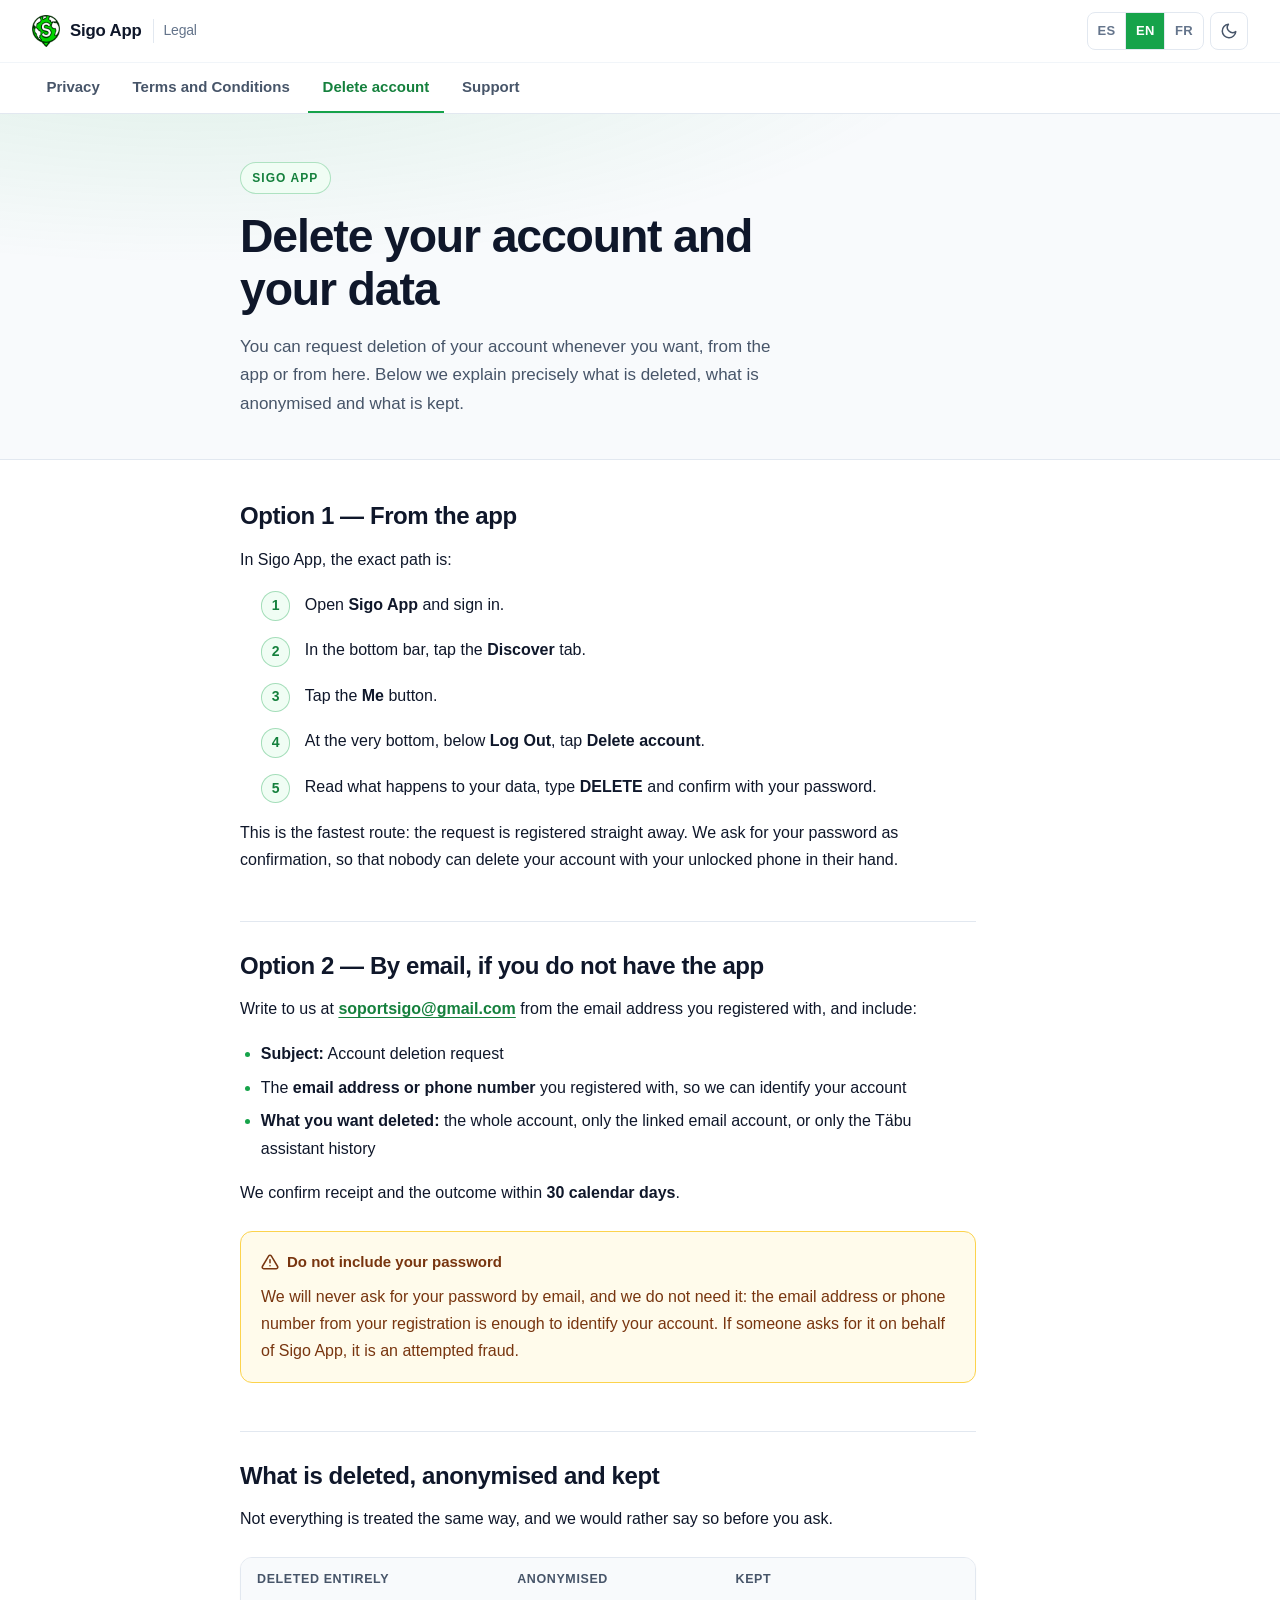
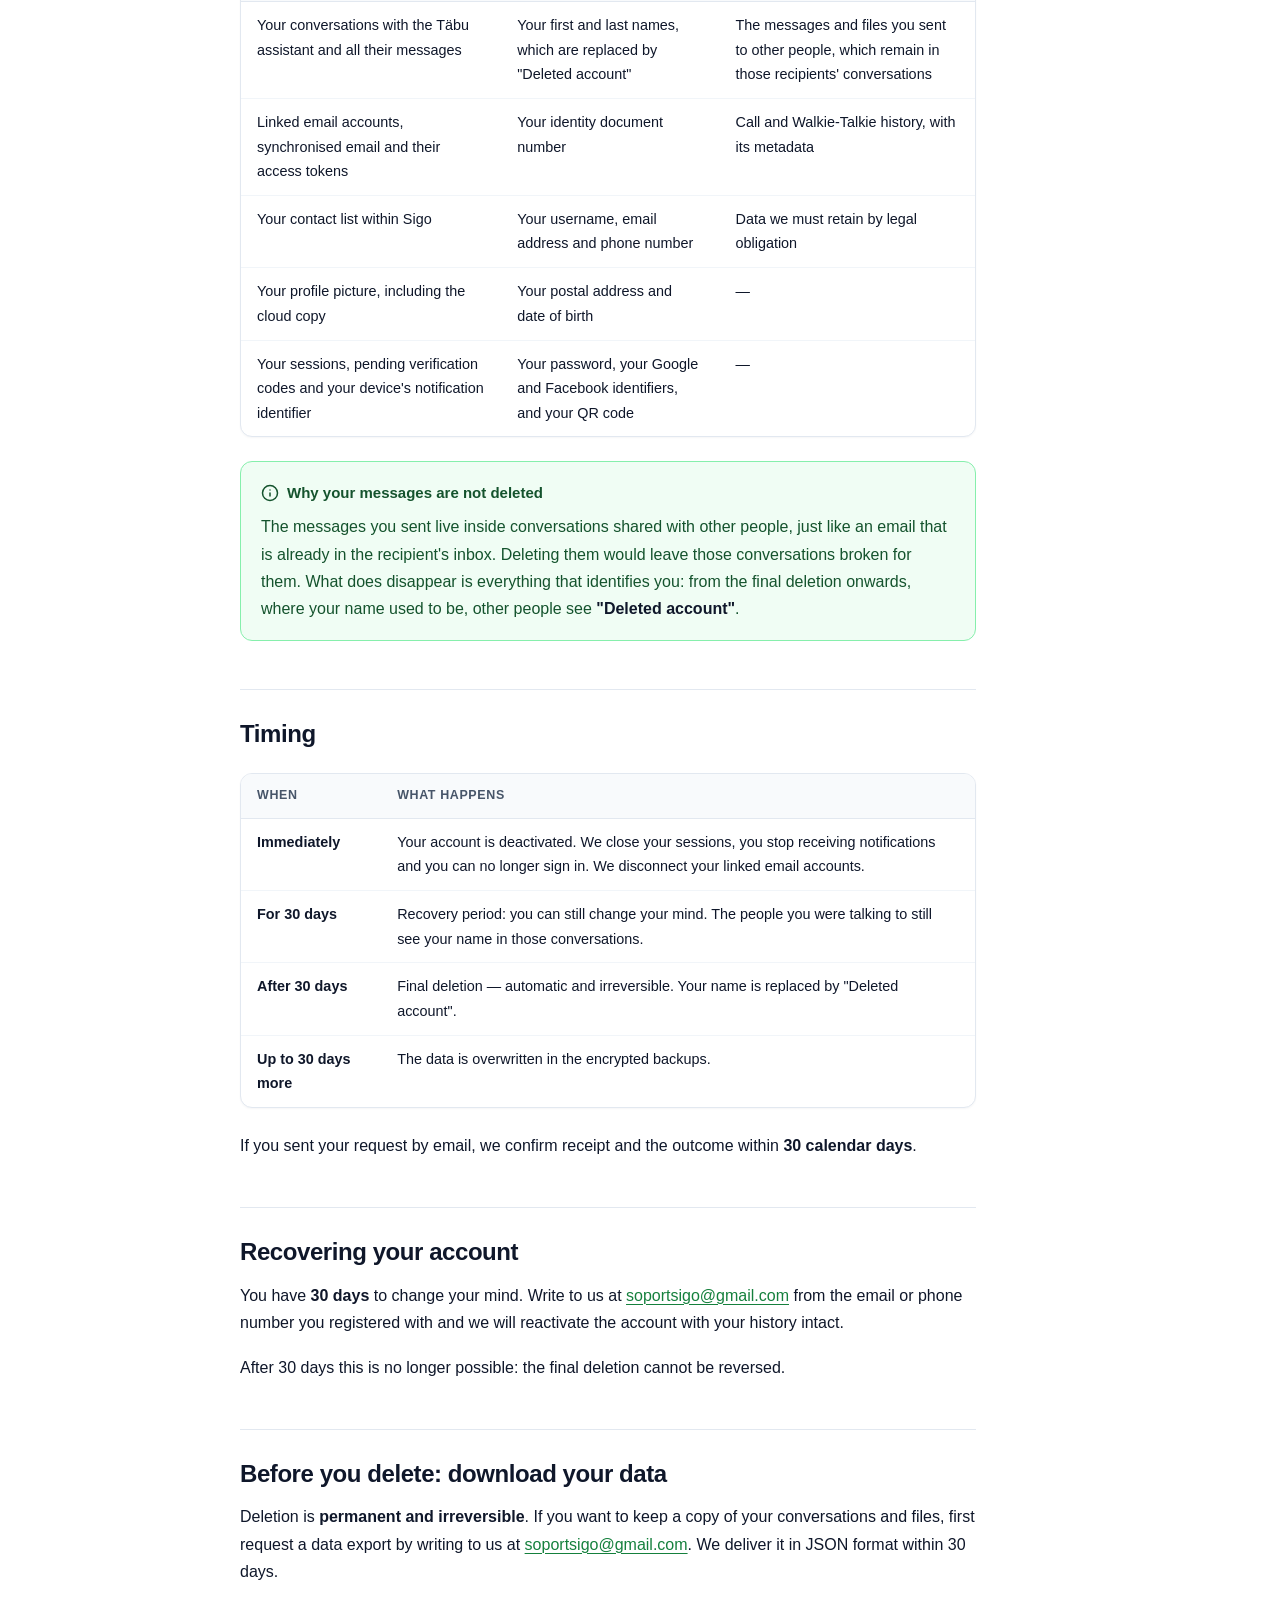
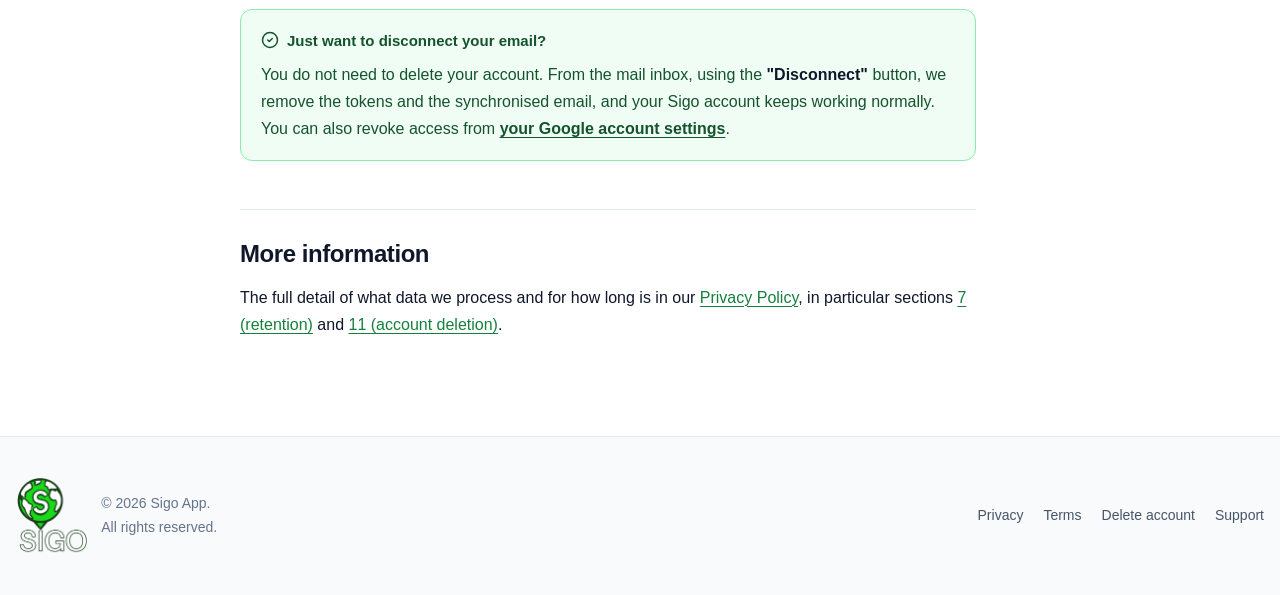
<file: en/delete-account.html>
<!doctype html>
<html lang="en">
<head>
<meta charset="utf-8">
<meta name="viewport" content="width=device-width, initial-scale=1">
<title>Delete your account · Sigo App</title>
<meta name="description" content="How to delete your Sigo App account: what is deleted, what is anonymised and what is kept, from the app or from the web.">
<meta name="robots" content="index, follow">
<meta property="og:type" content="website">
<meta property="og:title" content="Delete your account · Sigo App">
<meta property="og:description" content="How to delete your Sigo App account: what is deleted, anonymised and kept.">
<meta property="og:locale" content="en_US">
<link rel="alternate" hreflang="es" href="../eliminar-cuenta.html">
<link rel="alternate" hreflang="en" href="../en/delete-account.html">
<link rel="alternate" hreflang="fr" href="../fr/suppression-compte.html">
<link rel="alternate" hreflang="x-default" href="../eliminar-cuenta.html">
<link rel="icon" type="image/png" sizes="32x32" href="../assets/favicon-32.png">
<link rel="apple-touch-icon" sizes="180x180" href="../assets/apple-touch-icon.png">
<meta property="og:image" content="../assets/og-image.png">
<link rel="stylesheet" href="../assets/styles.css">
</head>
<body>

<a class="skip-link" href="#contenido">Skip to content</a>

<header class="site-header">
  <div class="site-header__inner">
    <a class="brand" href="../en/index.html">
      <img class="brand__logo" src="../assets/logo-mark.png" alt="" width="85" height="96">
      Sigo App
      <span class="brand__sub">Legal</span>
    </a>

    <div class="site-header__spacer"></div>

    <div class="header-actions">
      <nav class="lang-switch" aria-label="Language">
        <a href="../eliminar-cuenta.html" hreflang="es" lang="es" title="Español">ES</a>
        <a href="../en/delete-account.html" hreflang="en" lang="en" aria-current="true" title="English">EN</a>
        <a href="../fr/suppression-compte.html" hreflang="fr" lang="fr" title="Français">FR</a>
      </nav>
      <button class="icon-btn" data-theme-toggle aria-label="Switch theme">
        <svg viewBox="0 0 24 24" fill="none" stroke="currentColor" stroke-width="2"
             stroke-linecap="round" stroke-linejoin="round" aria-hidden="true">
          <path d="M21 12.79A9 9 0 1 1 11.21 3 7 7 0 0 0 21 12.79Z"/>
        </svg>
      </button>
    </div>
  </div>

  <nav class="site-nav" aria-label="Legal documents">
    <div class="site-nav__inner">
      <a href="../en/index.html">Privacy</a>
      <a href="../en/terms.html">Terms and Conditions</a>
      <a href="../en/delete-account.html" aria-current="page">Delete account</a>
      <a href="../en/support.html">Support</a>
    </div>
  </nav>
</header>

<section class="hero hero--narrow">
  <div class="hero__inner">
    <p class="eyebrow">Sigo App</p>
    <h1>Delete your account and your data</h1>
    <p class="hero__lede">
      You can request deletion of your account whenever you want, from the app or from here. Below we explain precisely what is deleted, what is anonymised and what is kept.
    </p>
  </div>
</section>

<div class="layout" style="grid-template-columns: minmax(0, 1fr); max-width: 52rem;">

  <main class="prose" id="contenido" style="padding-top: 2.5rem;">


    <h2 id="desde-la-app">Option 1 — From the app</h2>

    <p>In Sigo App, the exact path is:</p>

    <ol class="steps">
      <li>Open <strong>Sigo App</strong> and sign in.</li>
      <li>In the bottom bar, tap the <strong>Discover</strong> tab.</li>
      <li>Tap the <strong>Me</strong> button.</li>
      <li>At the very bottom, below <strong>Log Out</strong>, tap <strong>Delete account</strong>.</li>
      <li>Read what happens to your data, type <strong>DELETE</strong> and confirm with your password.</li>
    </ol>

    <p>
      This is the fastest route: the request is registered straight away. We ask
      for your password as confirmation, so that nobody can delete your account
      with your unlocked phone in their hand.
    </p>

    <h2 id="desde-la-web">Option 2 — By email, if you do not have the app</h2>

    <p>
      Write to us at
      <strong><a href="mailto:soportsigo@gmail.com">soportsigo@gmail.com</a></strong>
      from the email address you registered with, and include:
    </p>

    <ul>
      <li><strong>Subject:</strong> Account deletion request</li>
      <li>The <strong>email address or phone number</strong> you registered with, so we can identify your account</li>
      <li><strong>What you want deleted:</strong> the whole account, only the linked email account, or only the Täbu assistant history</li>
    </ul>

    <p>
      We confirm receipt and the outcome within
      <strong>30 calendar days</strong>.
    </p>

    <div class="callout callout--warn">
      <div class="callout__title">
        <svg viewBox="0 0 24 24" fill="none" stroke="currentColor" stroke-width="2"
             stroke-linecap="round" stroke-linejoin="round" aria-hidden="true">
          <path d="M12 9v4M12 17h.01"/>
          <path d="M10.29 3.86 1.82 18a2 2 0 0 0 1.71 3h16.94a2 2 0 0 0 1.71-3L13.71 3.86a2 2 0 0 0-3.42 0Z"/>
        </svg>
        Do not include your password
      </div>
      <p>
        We will never ask for your password by email, and we do not need it: the
        email address or phone number from your registration is enough to
        identify your account. If someone asks for it on behalf of Sigo App, it
        is an attempted fraud.
      </p>
    </div>

    <h2 id="que-se-elimina">What is deleted, anonymised and kept</h2>

    <p>
      Not everything is treated the same way, and we would rather say so before
      you ask.
    </p>

    <div class="table-wrap">
      <table>
        <thead>
          <tr>
            <th scope="col">Deleted entirely</th>
            <th scope="col">Anonymised</th>
            <th scope="col">Kept</th>
          </tr>
        </thead>
        <tbody>
          <tr>
            <td>Your conversations with the Täbu assistant and all their messages</td>
            <td>Your first and last names, which are replaced by "Deleted account"</td>
            <td>The messages and files you sent to other people, which remain in those recipients' conversations</td>
          </tr>
          <tr>
            <td>Linked email accounts, synchronised email and their access tokens</td>
            <td>Your identity document number</td>
            <td>Call and Walkie-Talkie history, with its metadata</td>
          </tr>
          <tr>
            <td>Your contact list within Sigo</td>
            <td>Your username, email address and phone number</td>
            <td>Data we must retain by legal obligation</td>
          </tr>
          <tr>
            <td>Your profile picture, including the cloud copy</td>
            <td>Your postal address and date of birth</td>
            <td>&mdash;</td>
          </tr>
          <tr>
            <td>Your sessions, pending verification codes and your device's notification identifier</td>
            <td>Your password, your Google and Facebook identifiers, and your QR code</td>
            <td>&mdash;</td>
          </tr>
        </tbody>
      </table>
    </div>

    <div class="callout">
      <div class="callout__title">
        <svg viewBox="0 0 24 24" fill="none" stroke="currentColor" stroke-width="2"
             stroke-linecap="round" stroke-linejoin="round" aria-hidden="true">
          <circle cx="12" cy="12" r="10"/><path d="M12 16v-4M12 8h.01"/>
        </svg>
        Why your messages are not deleted
      </div>
      <p>
        The messages you sent live inside conversations shared with other people,
        just like an email that is already in the recipient's inbox. Deleting
        them would leave those conversations broken for them. What does disappear
        is everything that identifies you: from the final deletion onwards, where
        your name used to be, other people see
        <strong>"Deleted account"</strong>.
      </p>
    </div>

    <h2 id="plazos">Timing</h2>

    <div class="table-wrap">
      <table>
        <thead>
          <tr><th scope="col">When</th><th scope="col">What happens</th></tr>
        </thead>
        <tbody>
          <tr>
            <td><strong>Immediately</strong></td>
            <td>Your account is deactivated. We close your sessions, you stop receiving notifications and you can no longer sign in. We disconnect your linked email accounts.</td>
          </tr>
          <tr>
            <td><strong>For 30 days</strong></td>
            <td>Recovery period: you can still change your mind. The people you were talking to still see your name in those conversations.</td>
          </tr>
          <tr>
            <td><strong>After 30 days</strong></td>
            <td>Final deletion — automatic and irreversible. Your name is replaced by "Deleted account".</td>
          </tr>
          <tr>
            <td><strong>Up to 30 days more</strong></td>
            <td>The data is overwritten in the encrypted backups.</td>
          </tr>
        </tbody>
      </table>
    </div>

    <p>
      If you sent your request by email, we confirm receipt and the outcome
      within <strong>30 calendar days</strong>.
    </p>

    <h2 id="recuperar">Recovering your account</h2>

    <p>
      You have <strong>30 days</strong> to change your mind. Write to us at
      <a href="mailto:soportsigo@gmail.com">soportsigo@gmail.com</a>
      from the email or phone number you registered with and we will reactivate
      the account with your history intact.
    </p>

    <p>
      After 30 days this is no longer possible: the final deletion cannot be
      reversed.
    </p>

    <h2 id="antes-de-borrar">Before you delete: download your data</h2>

    <p>
      Deletion is <strong>permanent and irreversible</strong>. If you want to
      keep a copy of your conversations and files, first request a data export
      by writing to us at
      <a href="mailto:soportsigo@gmail.com">soportsigo@gmail.com</a>.
      We deliver it in JSON format within 30 days.
    </p>

    <div class="callout">
      <div class="callout__title">
        <svg viewBox="0 0 24 24" fill="none" stroke="currentColor" stroke-width="2"
             stroke-linecap="round" stroke-linejoin="round" aria-hidden="true">
          <path d="M9 12l2 2 4-4"/><circle cx="12" cy="12" r="10"/>
        </svg>
        Just want to disconnect your email?
      </div>
      <p>
        You do not need to delete your account. From the mail inbox, using the
        <strong>"Disconnect"</strong> button, we remove the
        tokens and the synchronised email, and your Sigo account keeps working
        normally. You can also revoke access from
        <a href="https://myaccount.google.com/permissions" target="_blank" rel="noopener noreferrer">your
        Google account settings</a>.
      </p>
    </div>

    <h2 id="mas-info">More information</h2>
    <p>
      The full detail of what data we process and for how long is in our
      <a href="index.html">Privacy Policy</a>, in particular sections
      <a href="index.html#retencion">7 (retention)</a> and
      <a href="index.html#eliminacion">11 (account deletion)</a>.
    </p>


  </main>
</div>

<footer class="site-footer">
  <div class="site-footer__inner">
    <div class="site-footer__brand">
      <img class="footer-logo" src="../assets/logo_pi.png" alt="Sigo App" width="288" height="317">
      <p style="margin:0">© <span id="year">2026</span> Sigo App.<br>All rights reserved.</p>
    </div>
    <nav aria-label="Legal documents">
      <a href="../en/index.html">Privacy</a>
      <a href="../en/terms.html">Terms</a>
      <a href="../en/delete-account.html">Delete account</a>
      <a href="../en/support.html">Support</a>
    </nav>
  </div>
</footer>

<script src="../assets/app.js" defer></script>
<script>
  document.getElementById('year').textContent = new Date().getFullYear();
</script>
</body>
</html>
</file>
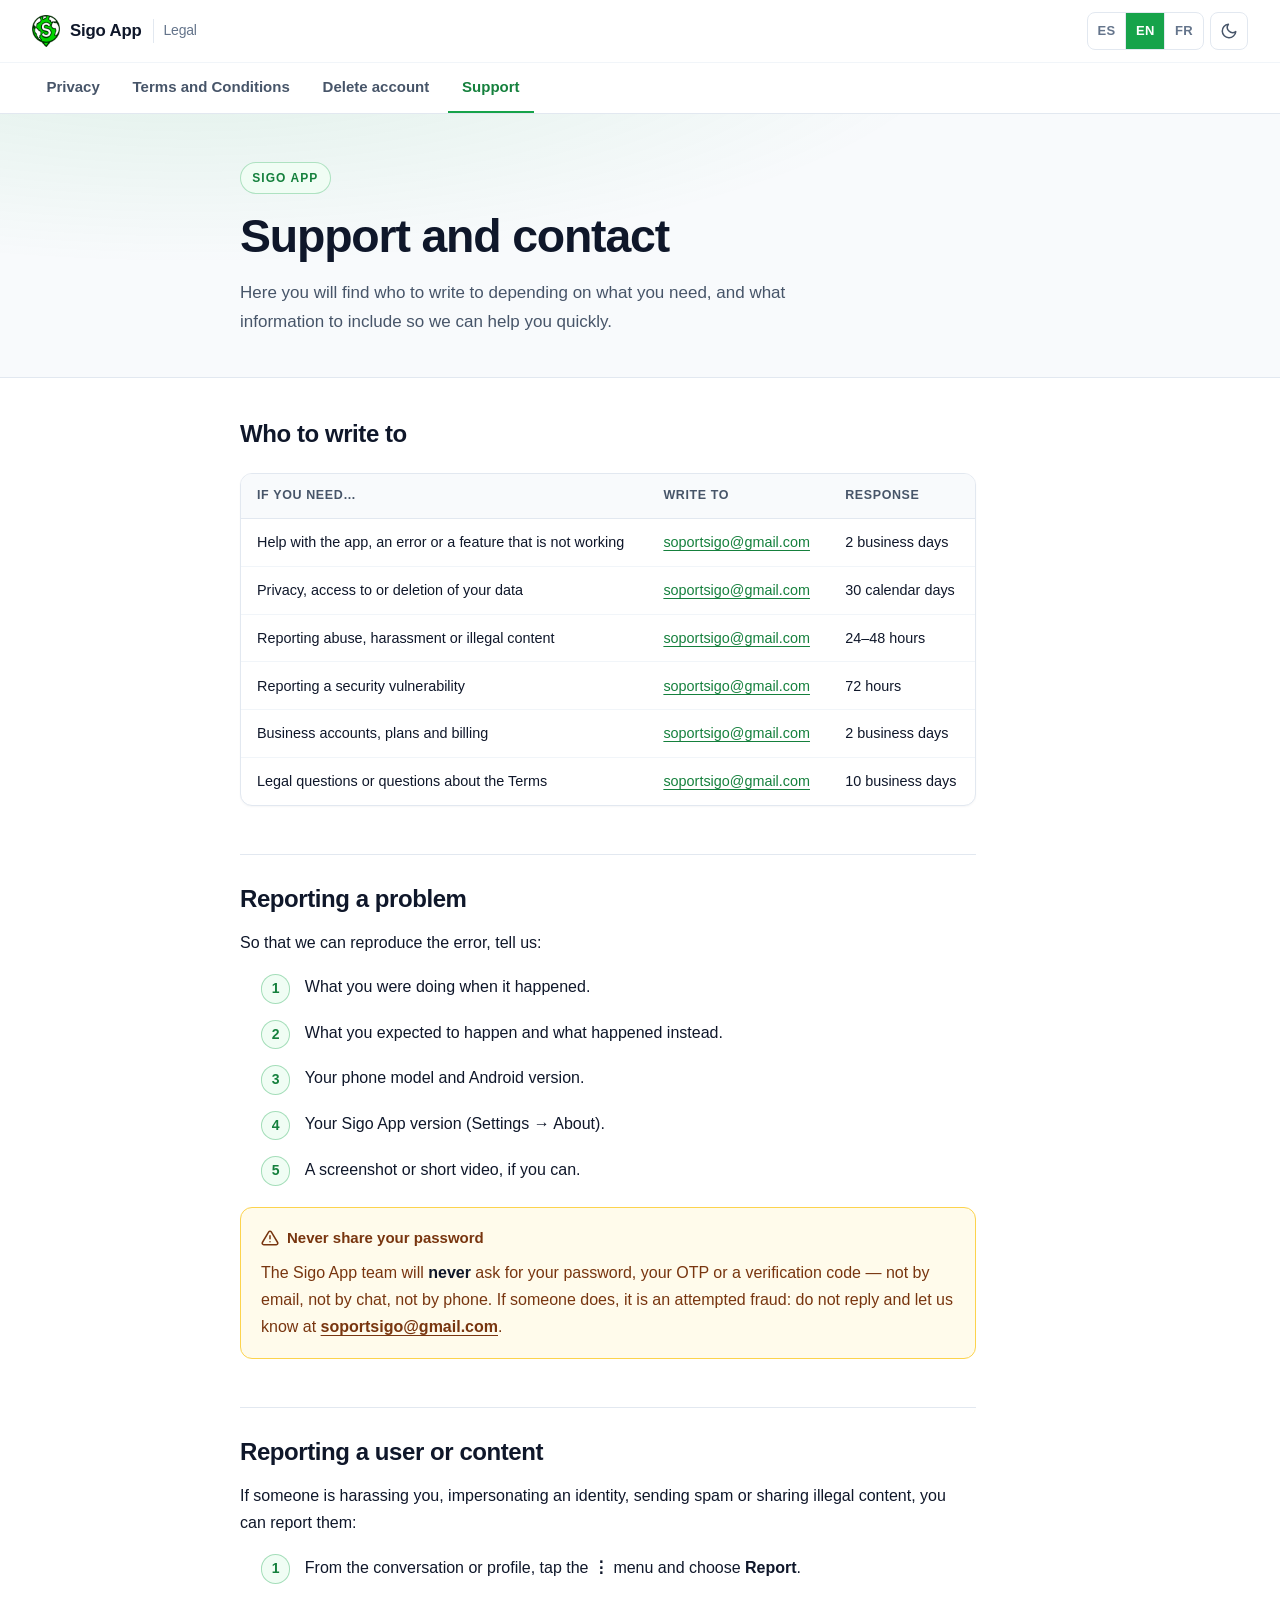
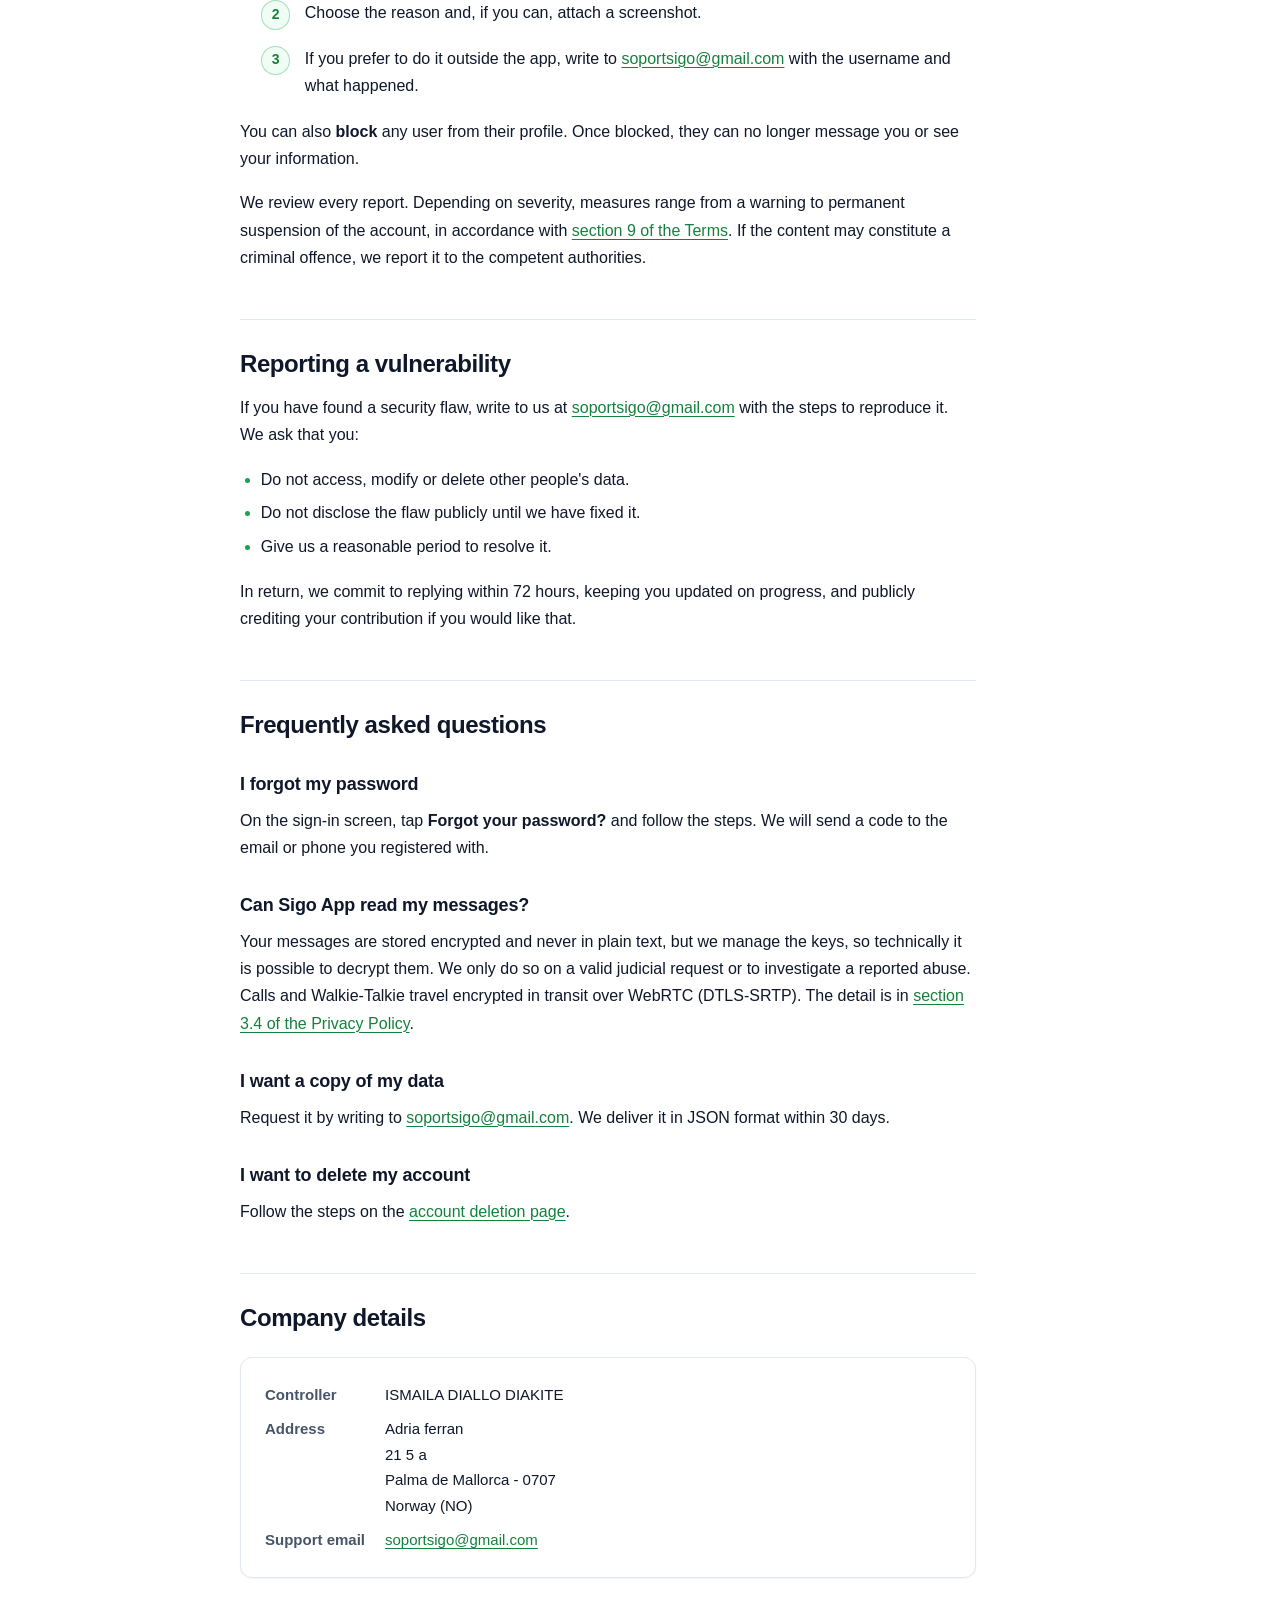
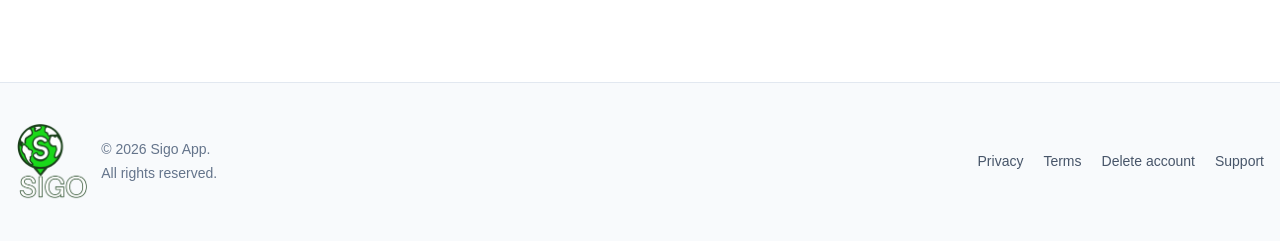
<file: en/support.html>
<!doctype html>
<html lang="en">
<head>
<meta charset="utf-8">
<meta name="viewport" content="width=device-width, initial-scale=1">
<title>Support · Sigo App</title>
<meta name="description" content="Sigo App support: how to report a problem, report abuse, contact the team and exercise your rights.">
<meta name="robots" content="index, follow">
<meta property="og:type" content="website">
<meta property="og:title" content="Support · Sigo App">
<meta property="og:description" content="How to contact the Sigo App team and report a problem.">
<meta property="og:locale" content="en_US">
<link rel="alternate" hreflang="es" href="../soporte.html">
<link rel="alternate" hreflang="en" href="../en/support.html">
<link rel="alternate" hreflang="fr" href="../fr/assistance.html">
<link rel="alternate" hreflang="x-default" href="../soporte.html">
<link rel="icon" type="image/png" sizes="32x32" href="../assets/favicon-32.png">
<link rel="apple-touch-icon" sizes="180x180" href="../assets/apple-touch-icon.png">
<meta property="og:image" content="../assets/og-image.png">
<link rel="stylesheet" href="../assets/styles.css">
</head>
<body>

<a class="skip-link" href="#contenido">Skip to content</a>

<header class="site-header">
  <div class="site-header__inner">
    <a class="brand" href="../en/index.html">
      <img class="brand__logo" src="../assets/logo-mark.png" alt="" width="85" height="96">
      Sigo App
      <span class="brand__sub">Legal</span>
    </a>

    <div class="site-header__spacer"></div>

    <div class="header-actions">
      <nav class="lang-switch" aria-label="Language">
        <a href="../soporte.html" hreflang="es" lang="es" title="Español">ES</a>
        <a href="../en/support.html" hreflang="en" lang="en" aria-current="true" title="English">EN</a>
        <a href="../fr/assistance.html" hreflang="fr" lang="fr" title="Français">FR</a>
      </nav>
      <button class="icon-btn" data-theme-toggle aria-label="Switch theme">
        <svg viewBox="0 0 24 24" fill="none" stroke="currentColor" stroke-width="2"
             stroke-linecap="round" stroke-linejoin="round" aria-hidden="true">
          <path d="M21 12.79A9 9 0 1 1 11.21 3 7 7 0 0 0 21 12.79Z"/>
        </svg>
      </button>
    </div>
  </div>

  <nav class="site-nav" aria-label="Legal documents">
    <div class="site-nav__inner">
      <a href="../en/index.html">Privacy</a>
      <a href="../en/terms.html">Terms and Conditions</a>
      <a href="../en/delete-account.html">Delete account</a>
      <a href="../en/support.html" aria-current="page">Support</a>
    </div>
  </nav>
</header>

<section class="hero hero--narrow">
  <div class="hero__inner">
    <p class="eyebrow">Sigo App</p>
    <h1>Support and contact</h1>
    <p class="hero__lede">
      Here you will find who to write to depending on what you need, and what information to include so we can help you quickly.
    </p>
  </div>
</section>

<div class="layout" style="grid-template-columns: minmax(0, 1fr); max-width: 52rem;">

  <main class="prose" id="contenido" style="padding-top: 2.5rem;">


    <h2 id="canales">Who to write to</h2>

    <div class="table-wrap">
      <table>
        <thead>
          <tr>
            <th scope="col">If you need…</th>
            <th scope="col">Write to</th>
            <th scope="col">Response</th>
          </tr>
        </thead>
        <tbody>
          <tr>
            <td>Help with the app, an error or a feature that is not working</td>
            <td><a href="mailto:soportsigo@gmail.com">soportsigo@gmail.com</a></td>
            <td>2 business days</td>
          </tr>
          <tr>
            <td>Privacy, access to or deletion of your data</td>
            <td><a href="mailto:soportsigo@gmail.com">soportsigo@gmail.com</a></td>
            <td>30 calendar days</td>
          </tr>
          <tr>
            <td>Reporting abuse, harassment or illegal content</td>
            <td><a href="mailto:soportsigo@gmail.com">soportsigo@gmail.com</a></td>
            <td>24–48 hours</td>
          </tr>
          <tr>
            <td>Reporting a security vulnerability</td>
            <td><a href="mailto:soportsigo@gmail.com">soportsigo@gmail.com</a></td>
            <td>72 hours</td>
          </tr>
          <tr>
            <td>Business accounts, plans and billing</td>
            <td><a href="mailto:soportsigo@gmail.com">soportsigo@gmail.com</a></td>
            <td>2 business days</td>
          </tr>
          <tr>
            <td>Legal questions or questions about the Terms</td>
            <td><a href="mailto:soportsigo@gmail.com">soportsigo@gmail.com</a></td>
            <td>10 business days</td>
          </tr>
        </tbody>
      </table>
    </div>

    <h2 id="reportar-problema">Reporting a problem</h2>

    <p>So that we can reproduce the error, tell us:</p>

    <ol class="steps">
      <li>What you were doing when it happened.</li>
      <li>What you expected to happen and what happened instead.</li>
      <li>Your phone model and Android version.</li>
      <li>Your Sigo App version (Settings → About).</li>
      <li>A screenshot or short video, if you can.</li>
    </ol>

    <div class="callout callout--warn">
      <div class="callout__title">
        <svg viewBox="0 0 24 24" fill="none" stroke="currentColor" stroke-width="2"
             stroke-linecap="round" stroke-linejoin="round" aria-hidden="true">
          <path d="M12 9v4M12 17h.01"/>
          <path d="M10.29 3.86 1.82 18a2 2 0 0 0 1.71 3h16.94a2 2 0 0 0 1.71-3L13.71 3.86a2 2 0 0 0-3.42 0Z"/>
        </svg>
        Never share your password
      </div>
      <p>
        The Sigo App team will <strong>never</strong> ask for your password,
        your OTP or a verification code — not by email, not by chat, not by
        phone. If someone does, it is an attempted fraud: do not reply and let
        us know at
        <a href="mailto:soportsigo@gmail.com">soportsigo@gmail.com</a>.
      </p>
    </div>

    <h2 id="denunciar">Reporting a user or content</h2>

    <p>
      If someone is harassing you, impersonating an identity, sending spam or
      sharing illegal content, you can report them:
    </p>

    <ol class="steps">
      <li>From the conversation or profile, tap the <strong>⋮</strong> menu and choose <strong>Report</strong>.</li>
      <li>Choose the reason and, if you can, attach a screenshot.</li>
      <li>If you prefer to do it outside the app, write to <a href="mailto:soportsigo@gmail.com">soportsigo@gmail.com</a> with the username and what happened.</li>
    </ol>

    <p>
      You can also <strong>block</strong> any user from their profile. Once
      blocked, they can no longer message you or see your information.
    </p>

    <p>
      We review every report. Depending on severity, measures range from a
      warning to permanent suspension of the account, in accordance with
      <a href="terms.html#uso-aceptable">section 9 of the Terms</a>. If the
      content may constitute a criminal offence, we report it to the competent
      authorities.
    </p>

    <h2 id="seguridad">Reporting a vulnerability</h2>

    <p>
      If you have found a security flaw, write to us at
      <a href="mailto:soportsigo@gmail.com">soportsigo@gmail.com</a>
      with the steps to reproduce it. We ask that you:
    </p>

    <ul>
      <li>Do not access, modify or delete other people's data.</li>
      <li>Do not disclose the flaw publicly until we have fixed it.</li>
      <li>Give us a reasonable period to resolve it.</li>
    </ul>

    <p>
      In return, we commit to replying within 72 hours, keeping you updated on
      progress, and publicly crediting your contribution if you would like that.
    </p>

    <h2 id="preguntas">Frequently asked questions</h2>

    <h3 id="faq-contrasena">I forgot my password</h3>
    <p>
      On the sign-in screen, tap <strong>Forgot your password?</strong> and
      follow the steps. We will send a code to the email or phone you registered
      with.
    </p>

    <h3 id="faq-mensajes">Can Sigo App read my messages?</h3>
    <p>
      Your messages are stored encrypted and never in plain text, but we manage
      the keys, so technically it is possible to decrypt them. We only do so on
      a valid judicial request or to investigate a reported abuse. Calls and
      Walkie-Talkie travel encrypted in transit over WebRTC (DTLS-SRTP). The detail is in
      <a href="index.html#datos-comunicaciones">section 3.4 of the Privacy
      Policy</a>.
    </p>

    <h3 id="faq-datos">I want a copy of my data</h3>
    <p>
      Request it by writing to
      <a href="mailto:soportsigo@gmail.com">soportsigo@gmail.com</a>.
      We deliver it in JSON format within 30 days.
    </p>

    <h3 id="faq-eliminar">I want to delete my account</h3>
    <p>
      Follow the steps on the
      <a href="delete-account.html">account deletion page</a>.
    </p>

    <h2 id="datos-empresa">Company details</h2>

    <div class="contact-card">
      <dl>
        <dt>Controller</dt>
        <dd>ISMAILA DIALLO DIAKITE</dd>

        <dt>Address</dt>
        <dd>Adria ferran<br>21 5 a<br>Palma de Mallorca - 0707<br>Norway (NO)</dd>


        <dt>Support email</dt>
        <dd><a href="mailto:soportsigo@gmail.com">soportsigo@gmail.com</a></dd>
      </dl>
    </div>


  </main>
</div>

<footer class="site-footer">
  <div class="site-footer__inner">
    <div class="site-footer__brand">
      <img class="footer-logo" src="../assets/logo_pi.png" alt="Sigo App" width="288" height="317">
      <p style="margin:0">© <span id="year">2026</span> Sigo App.<br>All rights reserved.</p>
    </div>
    <nav aria-label="Legal documents">
      <a href="../en/index.html">Privacy</a>
      <a href="../en/terms.html">Terms</a>
      <a href="../en/delete-account.html">Delete account</a>
      <a href="../en/support.html">Support</a>
    </nav>
  </div>
</footer>

<script src="../assets/app.js" defer></script>
<script>
  document.getElementById('year').textContent = new Date().getFullYear();
</script>
</body>
</html>
</file>
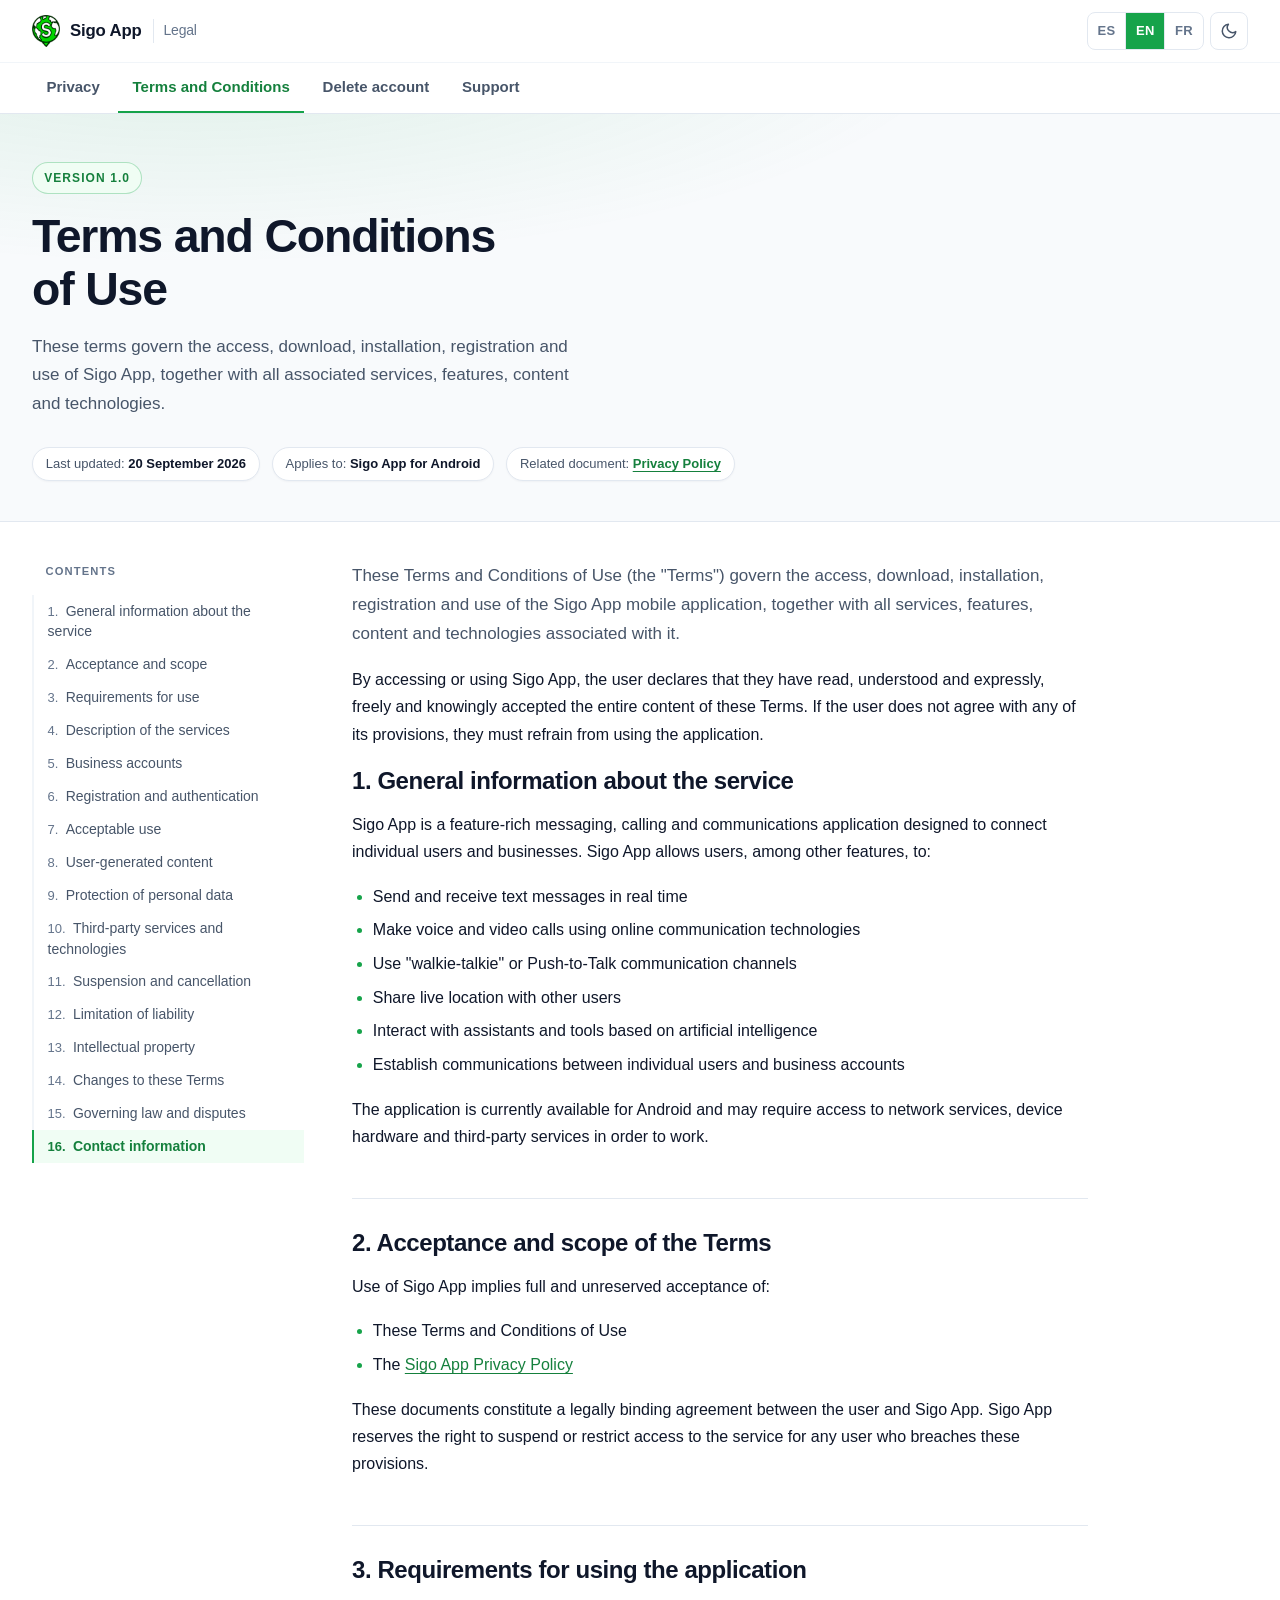
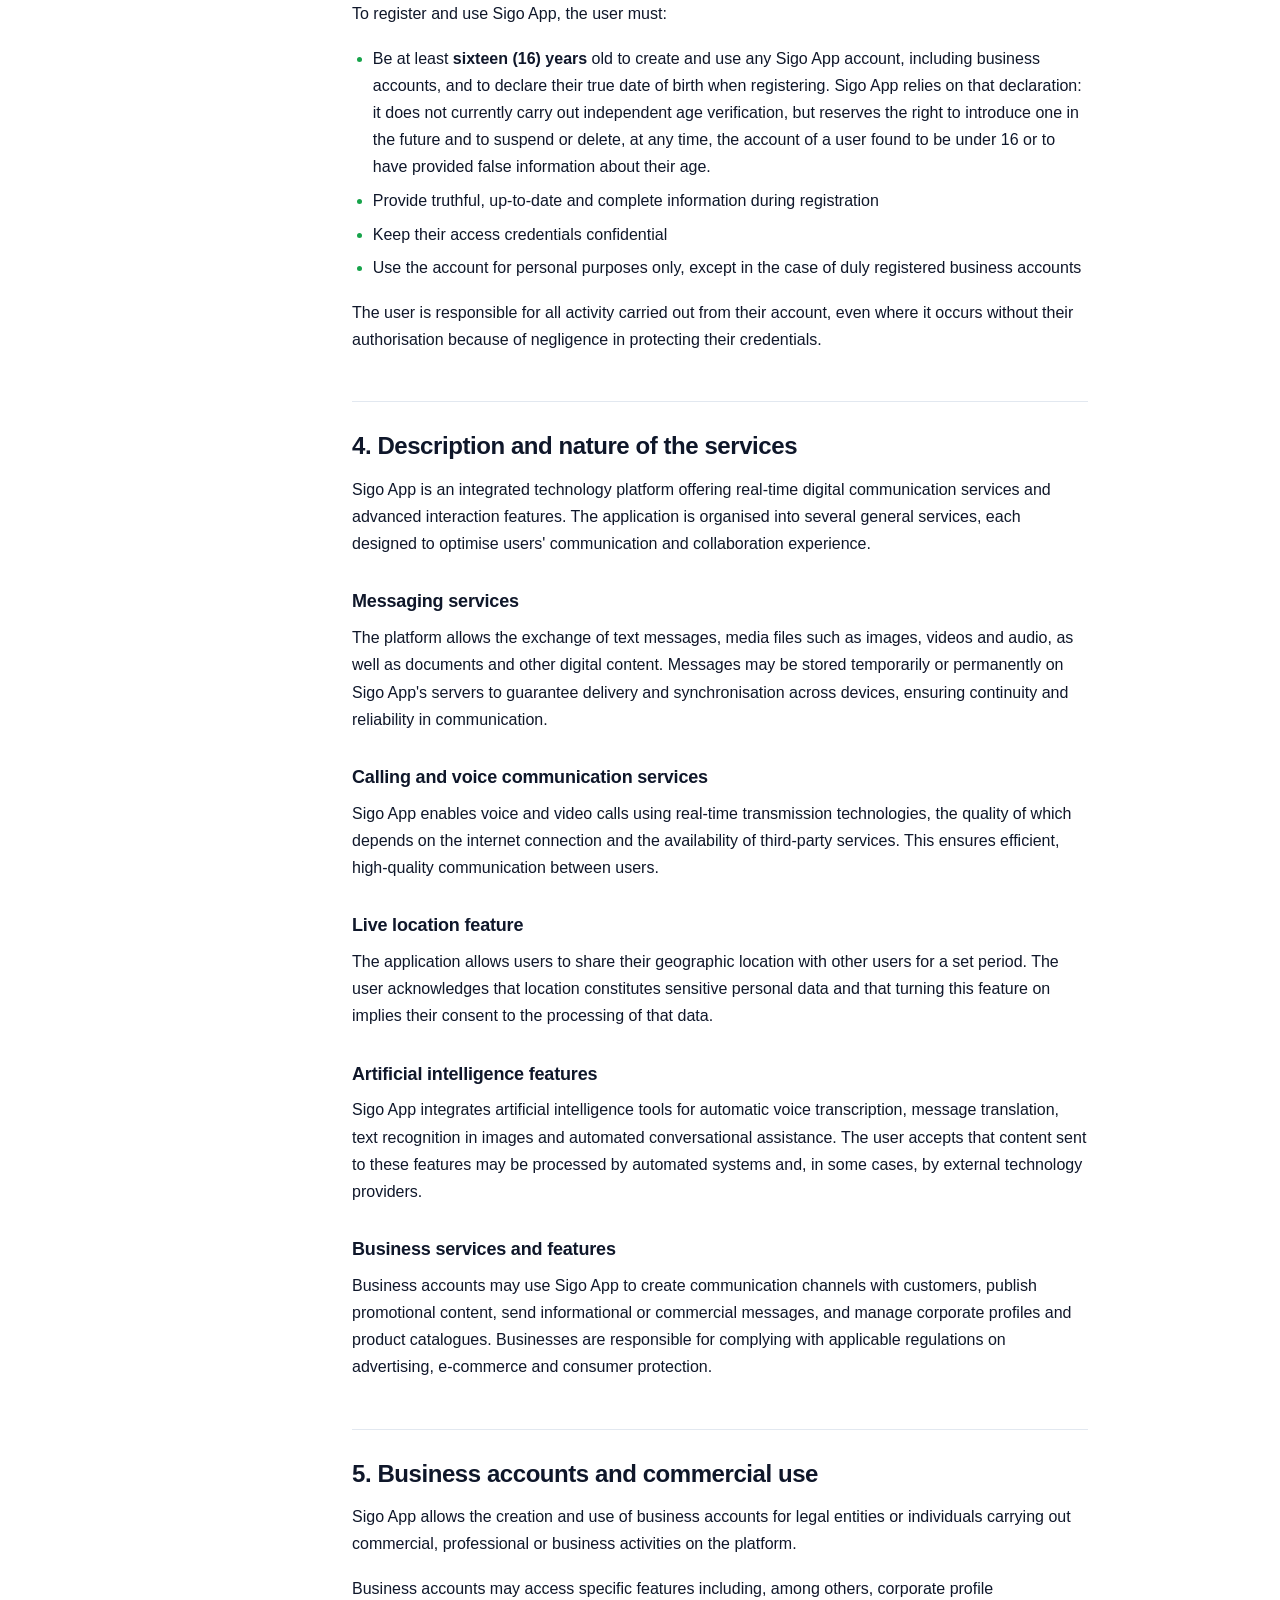
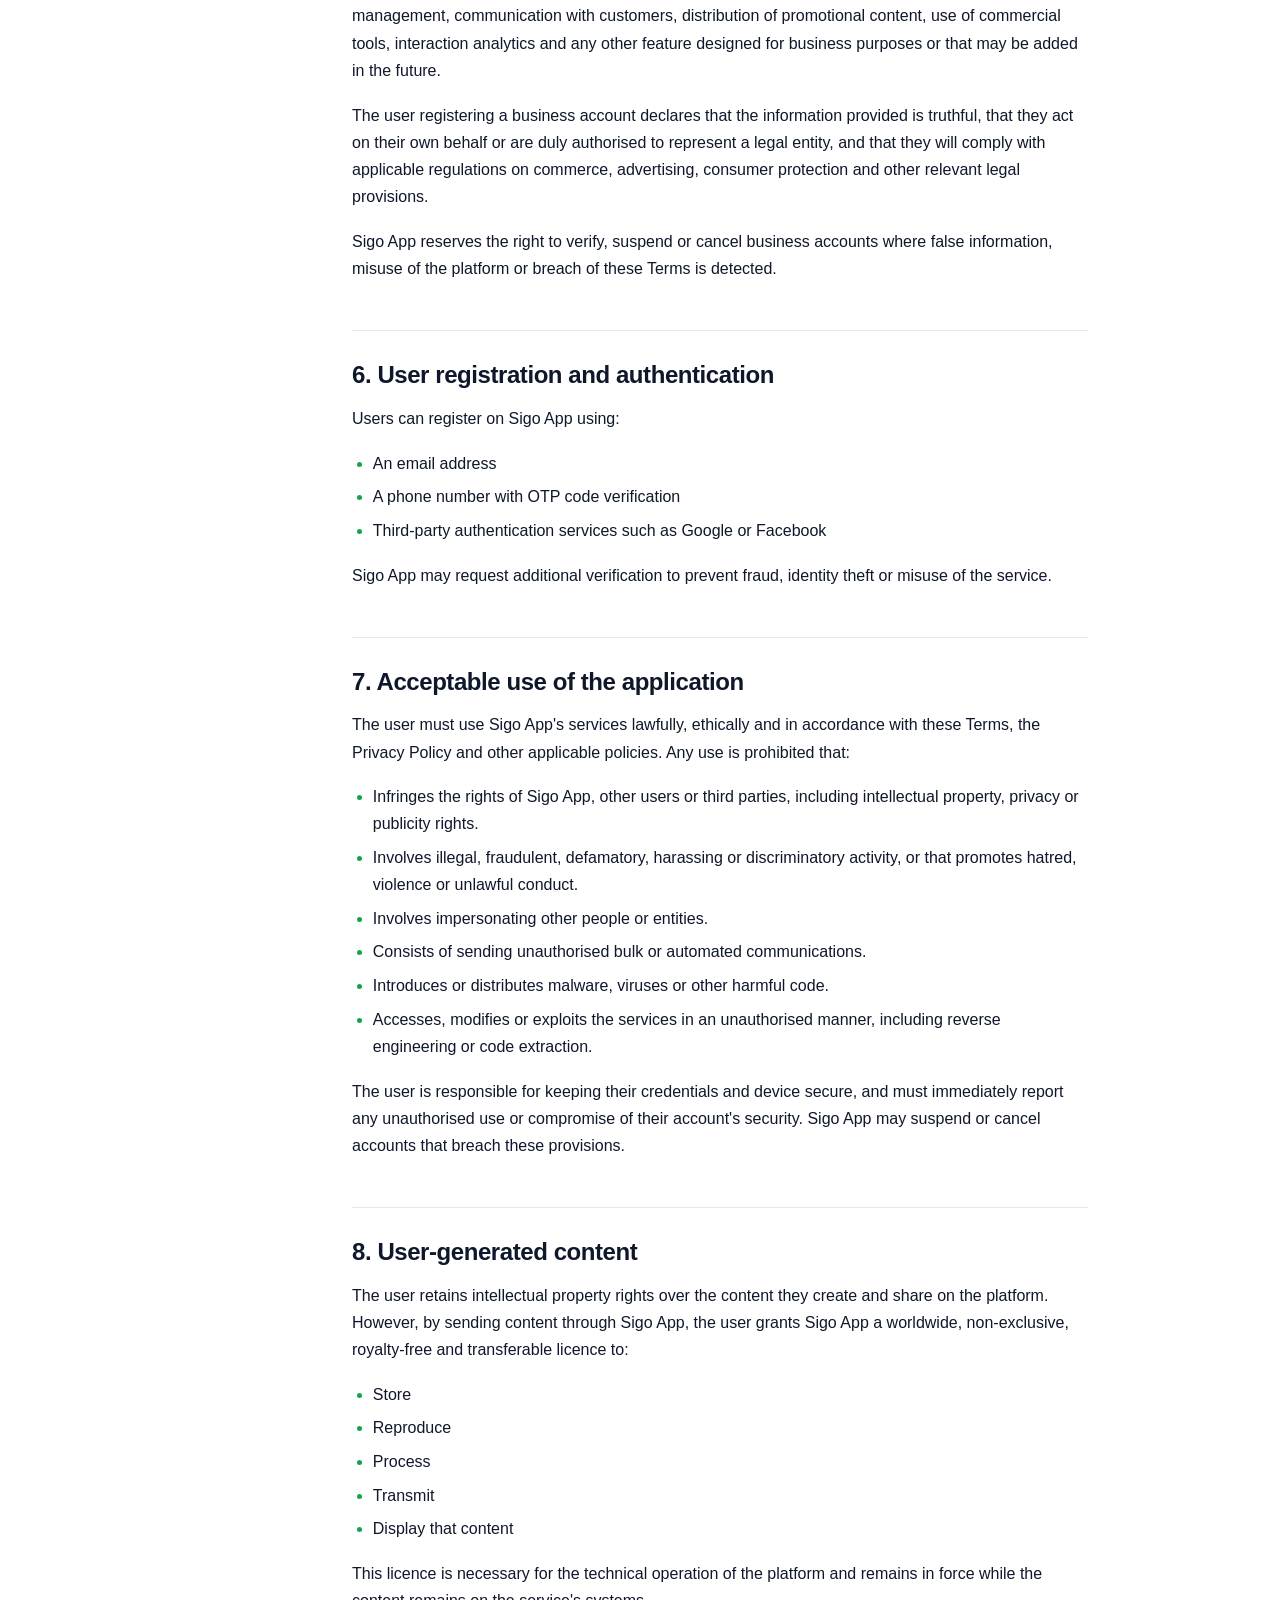
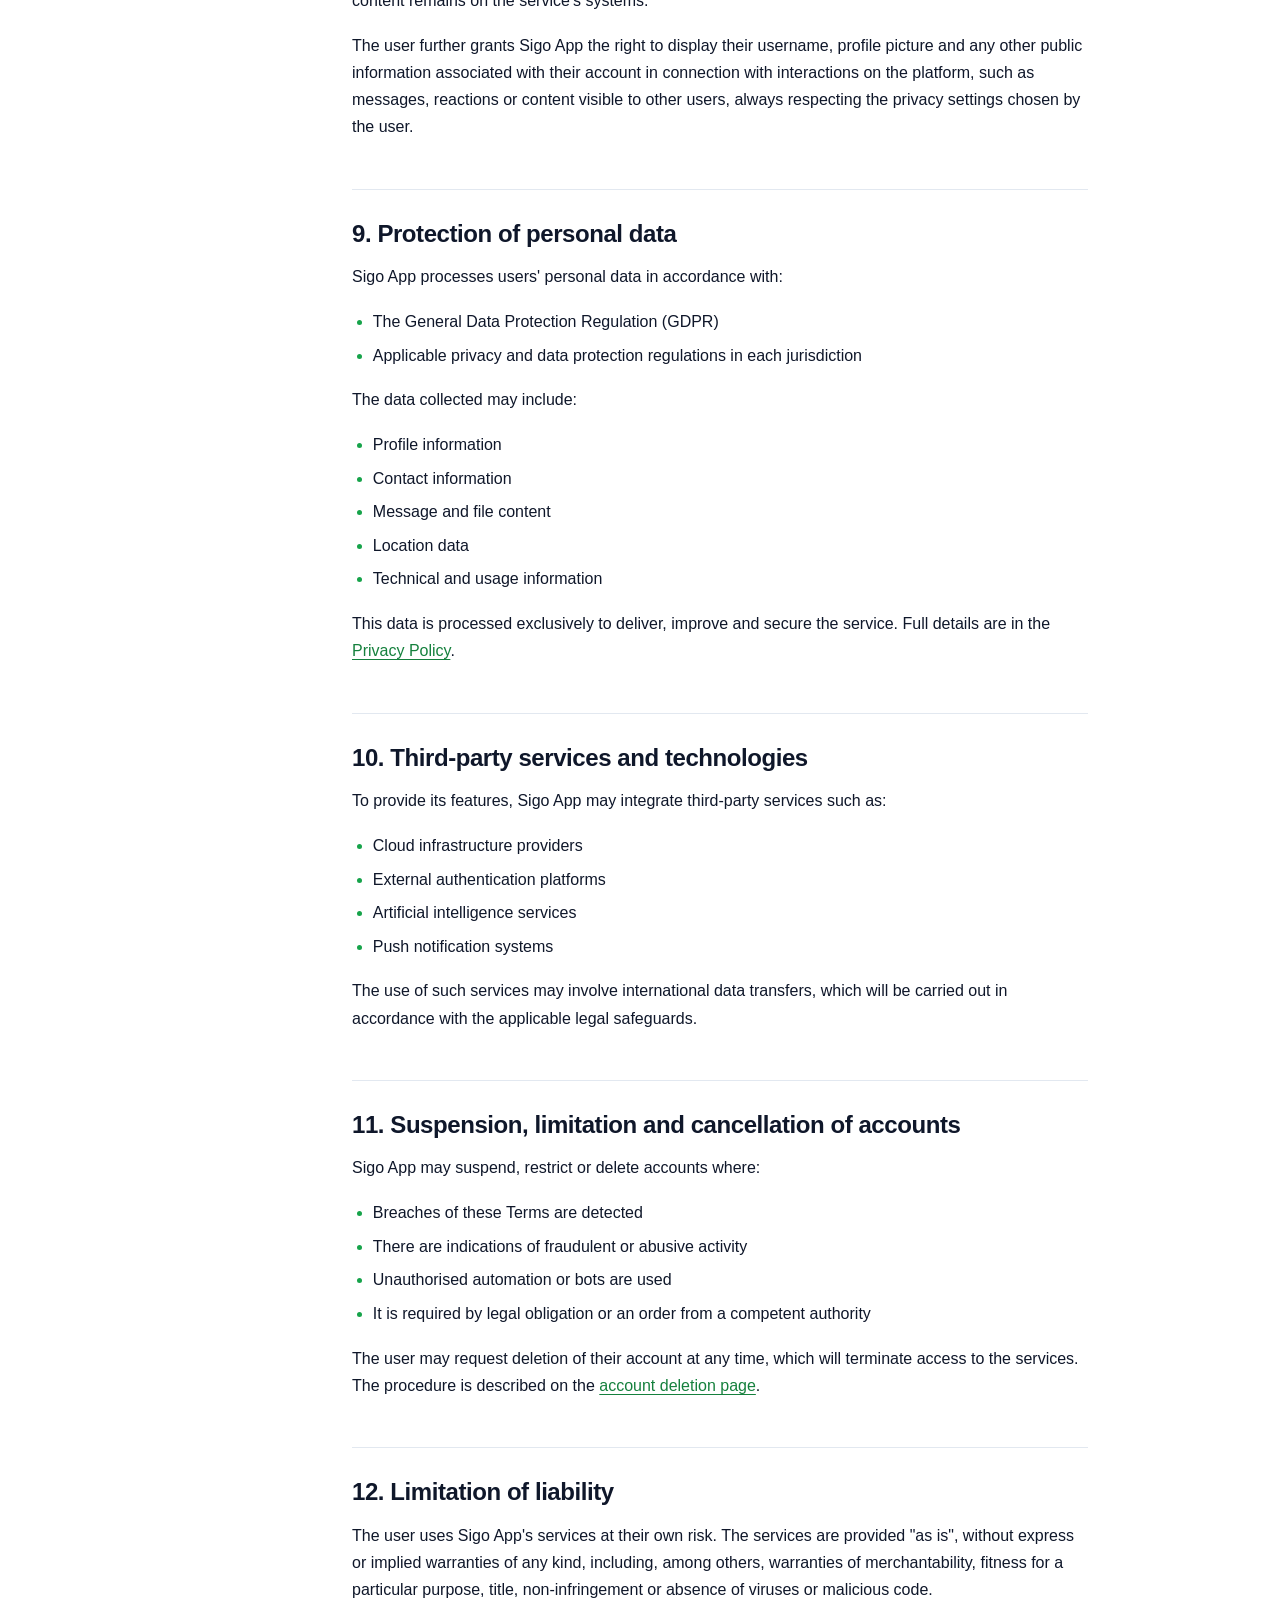
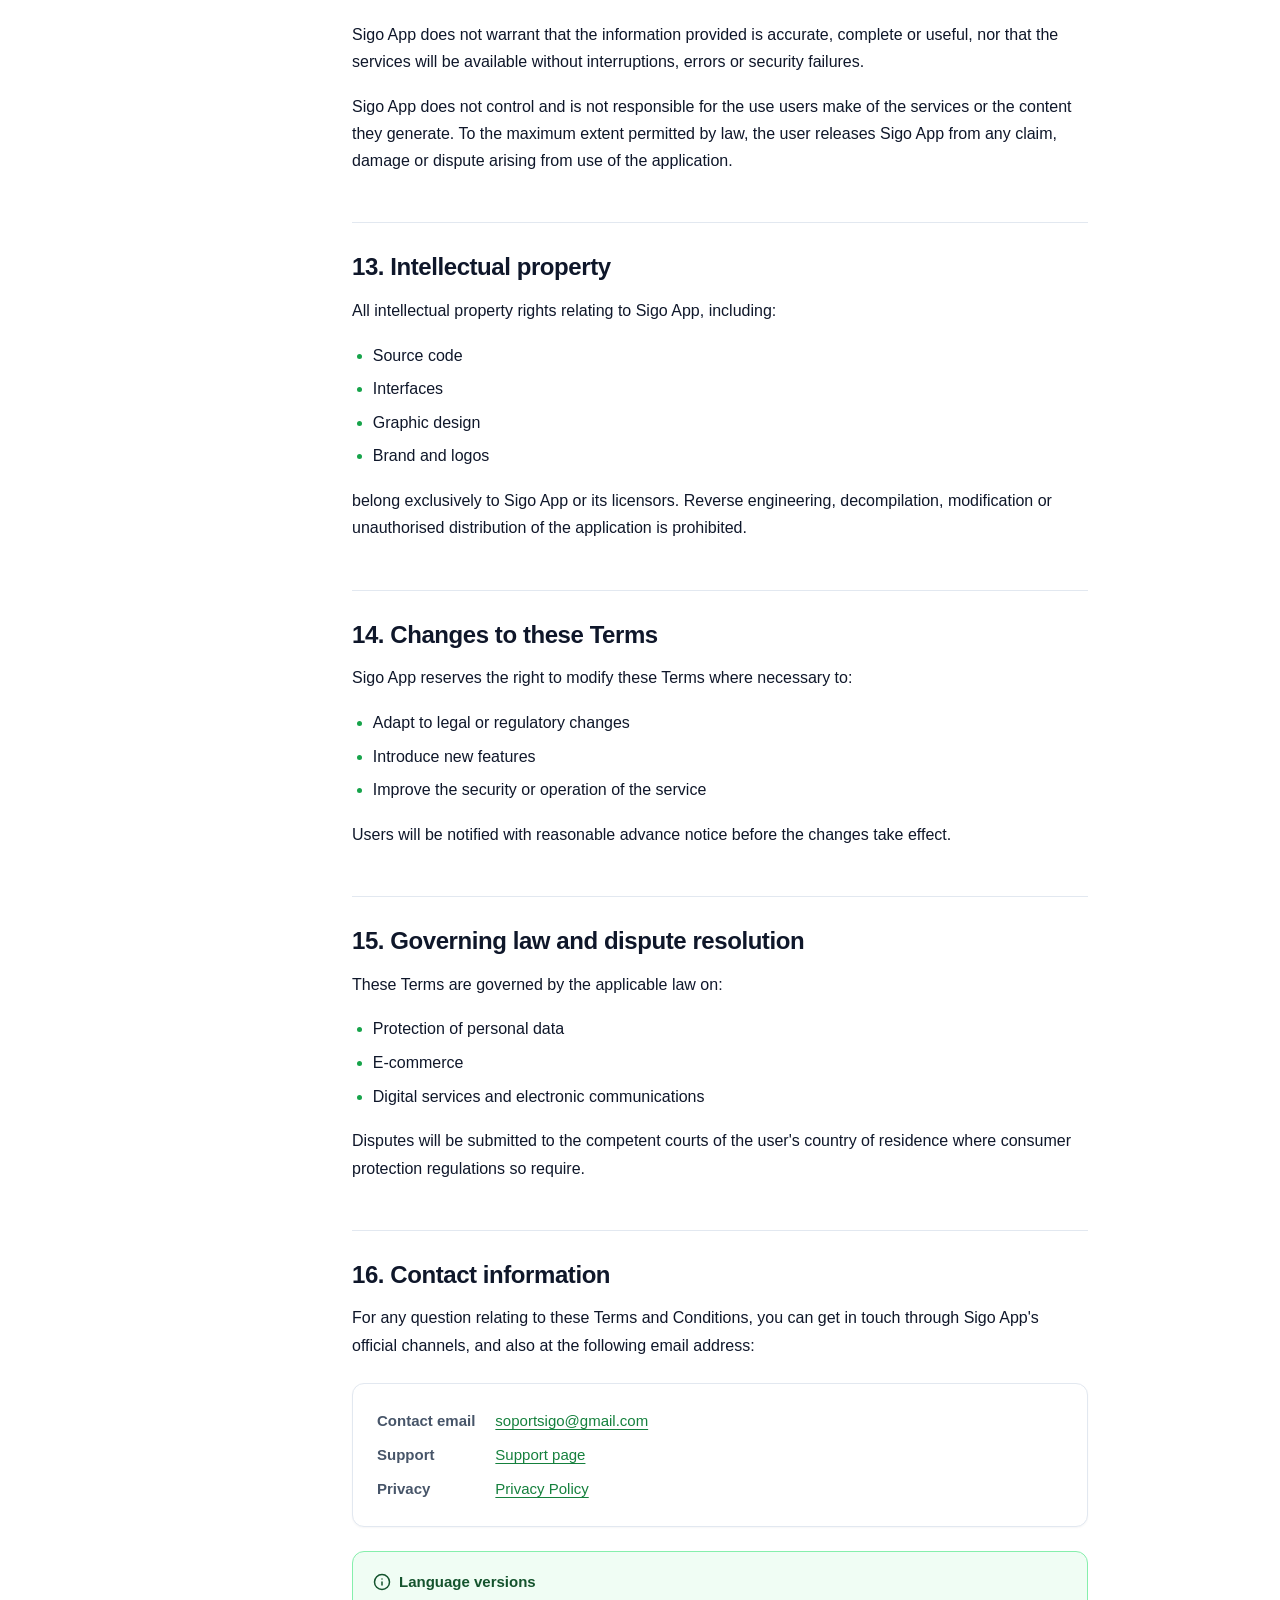
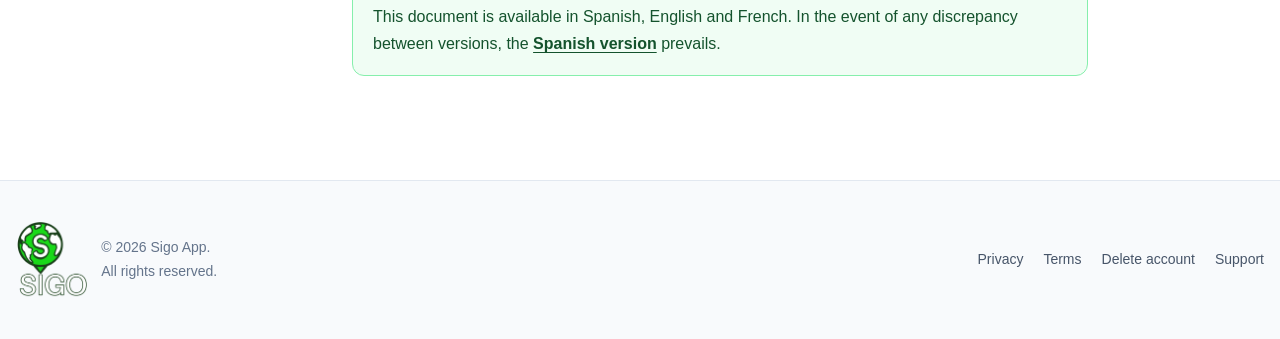
<file: en/terms.html>
<!doctype html>
<html lang="en">
<head>
<meta charset="utf-8">
<meta name="viewport" content="width=device-width, initial-scale=1">
<title>Terms and Conditions · Sigo App</title>
<meta name="description" content="Sigo App Terms and Conditions of Use: requirements, acceptable use, business accounts, paid plans, user content and liability.">
<meta name="robots" content="index, follow">
<meta property="og:type" content="website">
<meta property="og:title" content="Terms and Conditions · Sigo App">
<meta property="og:description" content="The terms governing access to and use of Sigo App.">
<meta property="og:locale" content="en_US">
<link rel="alternate" hreflang="es" href="../terminos.html">
<link rel="alternate" hreflang="en" href="../en/terms.html">
<link rel="alternate" hreflang="fr" href="../fr/conditions.html">
<link rel="alternate" hreflang="x-default" href="../terminos.html">
<link rel="icon" type="image/png" sizes="32x32" href="../assets/favicon-32.png">
<link rel="apple-touch-icon" sizes="180x180" href="../assets/apple-touch-icon.png">
<meta property="og:image" content="../assets/og-image.png">
<link rel="stylesheet" href="../assets/styles.css">
</head>
<body>

<a class="skip-link" href="#contenido">Skip to content</a>

<header class="site-header">
  <div class="site-header__inner">
    <a class="brand" href="../en/index.html">
      <img class="brand__logo" src="../assets/logo-mark.png" alt="" width="85" height="96">
      Sigo App
      <span class="brand__sub">Legal</span>
    </a>

    <div class="site-header__spacer"></div>

    <div class="header-actions">
      <nav class="lang-switch" aria-label="Language">
        <a href="../terminos.html" hreflang="es" lang="es" title="Español">ES</a>
        <a href="../en/terms.html" hreflang="en" lang="en" aria-current="true" title="English">EN</a>
        <a href="../fr/conditions.html" hreflang="fr" lang="fr" title="Français">FR</a>
      </nav>
      <button class="icon-btn toc-toggle" data-toc-toggle aria-expanded="false"
              aria-controls="toc" aria-label="Open contents">
        <svg viewBox="0 0 24 24" fill="none" stroke="currentColor" stroke-width="2"
             stroke-linecap="round" aria-hidden="true">
          <path d="M4 6h16M4 12h16M4 18h16"/>
        </svg>
      </button>
      <button class="icon-btn" data-theme-toggle aria-label="Switch theme">
        <svg viewBox="0 0 24 24" fill="none" stroke="currentColor" stroke-width="2"
             stroke-linecap="round" stroke-linejoin="round" aria-hidden="true">
          <path d="M21 12.79A9 9 0 1 1 11.21 3 7 7 0 0 0 21 12.79Z"/>
        </svg>
      </button>
    </div>
  </div>

  <nav class="site-nav" aria-label="Legal documents">
    <div class="site-nav__inner">
      <a href="../en/index.html">Privacy</a>
      <a href="../en/terms.html" aria-current="page">Terms and Conditions</a>
      <a href="../en/delete-account.html">Delete account</a>
      <a href="../en/support.html">Support</a>
    </div>
  </nav>
</header>

<section class="hero">
  <div class="hero__inner">
    <p class="eyebrow">Version 1.0</p>
    <h1>Terms and Conditions of Use</h1>
    <p class="hero__lede">
      These terms govern the access, download, installation, registration and use of Sigo App, together with all associated services, features, content and technologies.
    </p>
    <ul class="hero__meta">
      <li>Last updated: <strong>20 September 2026</strong></li>
      <li>Applies to: <strong>Sigo App for Android</strong></li>
      <li>Related document: <strong><a href="index.html">Privacy Policy</a></strong></li>
    </ul>
  </div>
</section>

<button class="toc-scrim" aria-hidden="true" tabindex="-1"></button>

<div class="layout">

  <nav class="toc" id="toc" aria-label="Table of contents">
    <p class="toc__title">Contents</p>
    <ol>
      <li><a href="#general">General information about the service</a></li>
      <li><a href="#aceptacion">Acceptance and scope</a></li>
      <li><a href="#requisitos">Requirements for use</a></li>
      <li><a href="#servicios">Description of the services</a></li>
      <li><a href="#empresas">Business accounts</a></li>
      <li><a href="#registro">Registration and authentication</a></li>
      <li><a href="#uso-aceptable">Acceptable use</a></li>
      <li><a href="#contenido-usuario">User-generated content</a></li>
      <li><a href="#datos">Protection of personal data</a></li>
      <li><a href="#terceros">Third-party services and technologies</a></li>
      <li><a href="#suspension">Suspension and cancellation</a></li>
      <li><a href="#responsabilidad">Limitation of liability</a></li>
      <li><a href="#propiedad">Intellectual property</a></li>
      <li><a href="#modificaciones">Changes to these Terms</a></li>
      <li><a href="#legislacion">Governing law and disputes</a></li>
      <li><a href="#contacto">Contact information</a></li>
    </ol>
  </nav>

  <main class="prose" id="contenido">


    <p class="lead">
      These Terms and Conditions of Use (the "Terms") govern the access,
      download, installation, registration and use of the Sigo App mobile
      application, together with all services, features, content and
      technologies associated with it.
    </p>

    <p>
      By accessing or using Sigo App, the user declares that they have read,
      understood and expressly, freely and knowingly accepted the entire content
      of these Terms. If the user does not agree with any of its provisions,
      they must refrain from using the application.
    </p>

    <h2 id="general">1. General information about the service</h2>

    <p>
      Sigo App is a feature-rich messaging, calling and communications
      application designed to connect individual users and businesses. Sigo App
      allows users, among other features, to:
    </p>

    <ul>
      <li>Send and receive text messages in real time</li>
      <li>Make voice and video calls using online communication technologies</li>
      <li>Use "walkie-talkie" or Push-to-Talk communication channels</li>
      <li>Share live location with other users</li>
      <li>Interact with assistants and tools based on artificial intelligence</li>
      <li>Establish communications between individual users and business accounts</li>
    </ul>

    <p>
      The application is currently available for Android and may require access
      to network services, device hardware and third-party services in order to
      work.
    </p>

    <h2 id="aceptacion">2. Acceptance and scope of the Terms</h2>

    <p>Use of Sigo App implies full and unreserved acceptance of:</p>

    <ul>
      <li>These Terms and Conditions of Use</li>
      <li>The <a href="index.html">Sigo App Privacy Policy</a></li>
    </ul>

    <p>
      These documents constitute a legally binding agreement between the user
      and Sigo App. Sigo App reserves the right to suspend or restrict access to
      the service for any user who breaches these provisions.
    </p>

    <h2 id="requisitos">3. Requirements for using the application</h2>

    <p>To register and use Sigo App, the user must:</p>

    <ul>
      <li>
        Be at least <strong>sixteen (16) years</strong> old to create and use any
        Sigo App account, including business accounts, and to declare their
        true date of birth when registering. Sigo App relies on that
        declaration: it does not currently carry out independent age
        verification, but reserves the right to introduce one in the future
        and to suspend or delete, at any time, the account of a user found to
        be under 16 or to have provided false information about their age.
      </li>
      <li>Provide truthful, up-to-date and complete information during registration</li>
      <li>Keep their access credentials confidential</li>
      <li>Use the account for personal purposes only, except in the case of duly registered business accounts</li>
    </ul>

    <p>
      The user is responsible for all activity carried out from their account,
      even where it occurs without their authorisation because of negligence in
      protecting their credentials.
    </p>

    <h2 id="servicios">4. Description and nature of the services</h2>

    <p>
      Sigo App is an integrated technology platform offering real-time digital
      communication services and advanced interaction features. The application
      is organised into several general services, each designed to optimise
      users' communication and collaboration experience.
    </p>

    <h3 id="servicios-mensajeria">Messaging services</h3>
    <p>
      The platform allows the exchange of text messages, media files such as
      images, videos and audio, as well as documents and other digital content.
      Messages may be stored temporarily or permanently on Sigo App's servers to
      guarantee delivery and synchronisation across devices, ensuring continuity
      and reliability in communication.
    </p>

    <h3 id="servicios-llamadas">Calling and voice communication services</h3>
    <p>
      Sigo App enables voice and video calls using real-time transmission
      technologies, the quality of which depends on the internet connection and
      the availability of third-party services. This ensures efficient,
      high-quality communication between users.
    </p>

    <h3 id="servicios-ubicacion">Live location feature</h3>
    <p>
      The application allows users to share their geographic location with other
      users for a set period. The user acknowledges that location constitutes
      sensitive personal data and that turning this feature on implies their
      consent to the processing of that data.
    </p>

    <h3 id="servicios-ia">Artificial intelligence features</h3>
    <p>
      Sigo App integrates artificial intelligence tools for automatic voice
      transcription, message translation, text recognition in images and
      automated conversational assistance. The user accepts that content sent to
      these features may be processed by automated systems and, in some cases,
      by external technology providers.
    </p>

    <h3 id="servicios-empresas">Business services and features</h3>
    <p>
      Business accounts may use Sigo App to create communication channels with
      customers, publish promotional content, send informational or commercial
      messages, and manage corporate profiles and product catalogues. Businesses
      are responsible for complying with applicable regulations on advertising,
      e-commerce and consumer protection.
    </p>

    <h2 id="empresas">5. Business accounts and commercial use</h2>

    <p>
      Sigo App allows the creation and use of business accounts for legal
      entities or individuals carrying out commercial, professional or business
      activities on the platform.
    </p>

    <p>
      Business accounts may access specific features including, among others,
      corporate profile management, communication with customers, distribution
      of promotional content, use of commercial tools, interaction analytics and
      any other feature designed for business purposes or that may be added in
      the future.
    </p>

    <p>
      The user registering a business account declares that the information
      provided is truthful, that they act on their own behalf or are duly
      authorised to represent a legal entity, and that they will comply with
      applicable regulations on commerce, advertising, consumer protection and
      other relevant legal provisions.
    </p>

    <p>
      Sigo App reserves the right to verify, suspend or cancel business accounts
      where false information, misuse of the platform or breach of these Terms
      is detected.
    </p>

    <h2 id="registro">6. User registration and authentication</h2>

    <p>Users can register on Sigo App using:</p>

    <ul>
      <li>An email address</li>
      <li>A phone number with OTP code verification</li>
      <li>Third-party authentication services such as Google or Facebook</li>
    </ul>

    <p>
      Sigo App may request additional verification to prevent fraud, identity
      theft or misuse of the service.
    </p>

    <h2 id="uso-aceptable">7. Acceptable use of the application</h2>

    <p>
      The user must use Sigo App's services lawfully, ethically and in
      accordance with these Terms, the Privacy Policy and other applicable
      policies. Any use is prohibited that:
    </p>

    <ul>
      <li>Infringes the rights of Sigo App, other users or third parties, including intellectual property, privacy or publicity rights.</li>
      <li>Involves illegal, fraudulent, defamatory, harassing or discriminatory activity, or that promotes hatred, violence or unlawful conduct.</li>
      <li>Involves impersonating other people or entities.</li>
      <li>Consists of sending unauthorised bulk or automated communications.</li>
      <li>Introduces or distributes malware, viruses or other harmful code.</li>
      <li>Accesses, modifies or exploits the services in an unauthorised manner, including reverse engineering or code extraction.</li>
    </ul>

    <p>
      The user is responsible for keeping their credentials and device secure,
      and must immediately report any unauthorised use or compromise of their
      account's security. Sigo App may suspend or cancel accounts that breach
      these provisions.
    </p>

    <h2 id="contenido-usuario">8. User-generated content</h2>

    <p>
      The user retains intellectual property rights over the content they create
      and share on the platform. However, by sending content through Sigo App,
      the user grants Sigo App a worldwide, non-exclusive, royalty-free and
      transferable licence to:
    </p>

    <ul>
      <li>Store</li>
      <li>Reproduce</li>
      <li>Process</li>
      <li>Transmit</li>
      <li>Display that content</li>
    </ul>

    <p>
      This licence is necessary for the technical operation of the platform and
      remains in force while the content remains on the service's systems.
    </p>

    <p>
      The user further grants Sigo App the right to display their username,
      profile picture and any other public information associated with their
      account in connection with interactions on the platform, such as messages,
      reactions or content visible to other users, always respecting the privacy
      settings chosen by the user.
    </p>

    <h2 id="datos">9. Protection of personal data</h2>

    <p>Sigo App processes users' personal data in accordance with:</p>

    <ul>
      <li>The General Data Protection Regulation (GDPR)</li>
      <li>Applicable privacy and data protection regulations in each jurisdiction</li>
    </ul>

    <p>The data collected may include:</p>

    <ul>
      <li>Profile information</li>
      <li>Contact information</li>
      <li>Message and file content</li>
      <li>Location data</li>
      <li>Technical and usage information</li>
    </ul>

    <p>
      This data is processed exclusively to deliver, improve and secure the
      service. Full details are in the
      <a href="index.html">Privacy Policy</a>.
    </p>

    <h2 id="terceros">10. Third-party services and technologies</h2>

    <p>
      To provide its features, Sigo App may integrate third-party services such
      as:
    </p>

    <ul>
      <li>Cloud infrastructure providers</li>
      <li>External authentication platforms</li>
      <li>Artificial intelligence services</li>
      <li>Push notification systems</li>
    </ul>

    <p>
      The use of such services may involve international data transfers, which
      will be carried out in accordance with the applicable legal safeguards.
    </p>

    <h2 id="suspension">11. Suspension, limitation and cancellation of accounts</h2>

    <p>Sigo App may suspend, restrict or delete accounts where:</p>

    <ul>
      <li>Breaches of these Terms are detected</li>
      <li>There are indications of fraudulent or abusive activity</li>
      <li>Unauthorised automation or bots are used</li>
      <li>It is required by legal obligation or an order from a competent authority</li>
    </ul>

    <p>
      The user may request deletion of their account at any time, which will
      terminate access to the services. The procedure is described on the
      <a href="delete-account.html">account deletion page</a>.
    </p>

    <h2 id="responsabilidad">12. Limitation of liability</h2>

    <p>
      The user uses Sigo App's services at their own risk. The services are
      provided "as is", without express or implied warranties of any kind,
      including, among others, warranties of merchantability, fitness for a
      particular purpose, title, non-infringement or absence of viruses or
      malicious code.
    </p>

    <p>
      Sigo App does not warrant that the information provided is accurate,
      complete or useful, nor that the services will be available without
      interruptions, errors or security failures.
    </p>

    <p>
      Sigo App does not control and is not responsible for the use users make of
      the services or the content they generate. To the maximum extent permitted
      by law, the user releases Sigo App from any claim, damage or dispute
      arising from use of the application.
    </p>

    <h2 id="propiedad">13. Intellectual property</h2>

    <p>All intellectual property rights relating to Sigo App, including:</p>

    <ul>
      <li>Source code</li>
      <li>Interfaces</li>
      <li>Graphic design</li>
      <li>Brand and logos</li>
    </ul>

    <p>
      belong exclusively to Sigo App or its licensors. Reverse engineering,
      decompilation, modification or unauthorised distribution of the
      application is prohibited.
    </p>

    <h2 id="modificaciones">14. Changes to these Terms</h2>

    <p>
      Sigo App reserves the right to modify these Terms where necessary to:
    </p>

    <ul>
      <li>Adapt to legal or regulatory changes</li>
      <li>Introduce new features</li>
      <li>Improve the security or operation of the service</li>
    </ul>

    <p>
      Users will be notified with reasonable advance notice before the changes
      take effect.
    </p>

    <h2 id="legislacion">15. Governing law and dispute resolution</h2>

    <p>These Terms are governed by the applicable law on:</p>

    <ul>
      <li>Protection of personal data</li>
      <li>E-commerce</li>
      <li>Digital services and electronic communications</li>
    </ul>

    <p>
      Disputes will be submitted to the competent courts of the user's country
      of residence where consumer protection regulations so require.
    </p>

    <h2 id="contacto">16. Contact information</h2>

    <p>
      For any question relating to these Terms and Conditions, you can get in
      touch through Sigo App's official channels, and also at the following
      email address:
    </p>

    <div class="contact-card">
      <dl>
        <dt>Contact email</dt>
        <dd><a href="mailto:soportsigo@gmail.com">soportsigo@gmail.com</a></dd>

        <dt>Support</dt>
        <dd><a href="support.html">Support page</a></dd>

        <dt>Privacy</dt>
        <dd><a href="index.html">Privacy Policy</a></dd>
      </dl>
    </div>

    <div class="callout">
      <div class="callout__title">
        <svg viewBox="0 0 24 24" fill="none" stroke="currentColor" stroke-width="2"
             stroke-linecap="round" stroke-linejoin="round" aria-hidden="true">
          <circle cx="12" cy="12" r="10"/><path d="M12 16v-4M12 8h.01"/>
        </svg>
        Language versions
      </div>
      <p>
        This document is available in Spanish, English and French. In the event
        of any discrepancy between versions, the
        <a href="../terminos.html">Spanish version</a> prevails.
      </p>
    </div>


  </main>
</div>

<button class="icon-btn to-top" aria-label="Back to top">
  <svg viewBox="0 0 24 24" fill="none" stroke="currentColor" stroke-width="2"
       stroke-linecap="round" stroke-linejoin="round" aria-hidden="true">
    <path d="M12 19V5M5 12l7-7 7 7"/>
  </svg>
</button>

<footer class="site-footer">
  <div class="site-footer__inner">
    <div class="site-footer__brand">
      <img class="footer-logo" src="../assets/logo_pi.png" alt="Sigo App" width="288" height="317">
      <p style="margin:0">© <span id="year">2026</span> Sigo App.<br>All rights reserved.</p>
    </div>
    <nav aria-label="Legal documents">
      <a href="../en/index.html">Privacy</a>
      <a href="../en/terms.html">Terms</a>
      <a href="../en/delete-account.html">Delete account</a>
      <a href="../en/support.html">Support</a>
    </nav>
  </div>
</footer>

<script src="../assets/app.js" defer></script>
<script>
  document.getElementById('year').textContent = new Date().getFullYear();
</script>
</body>
</html>
</file>
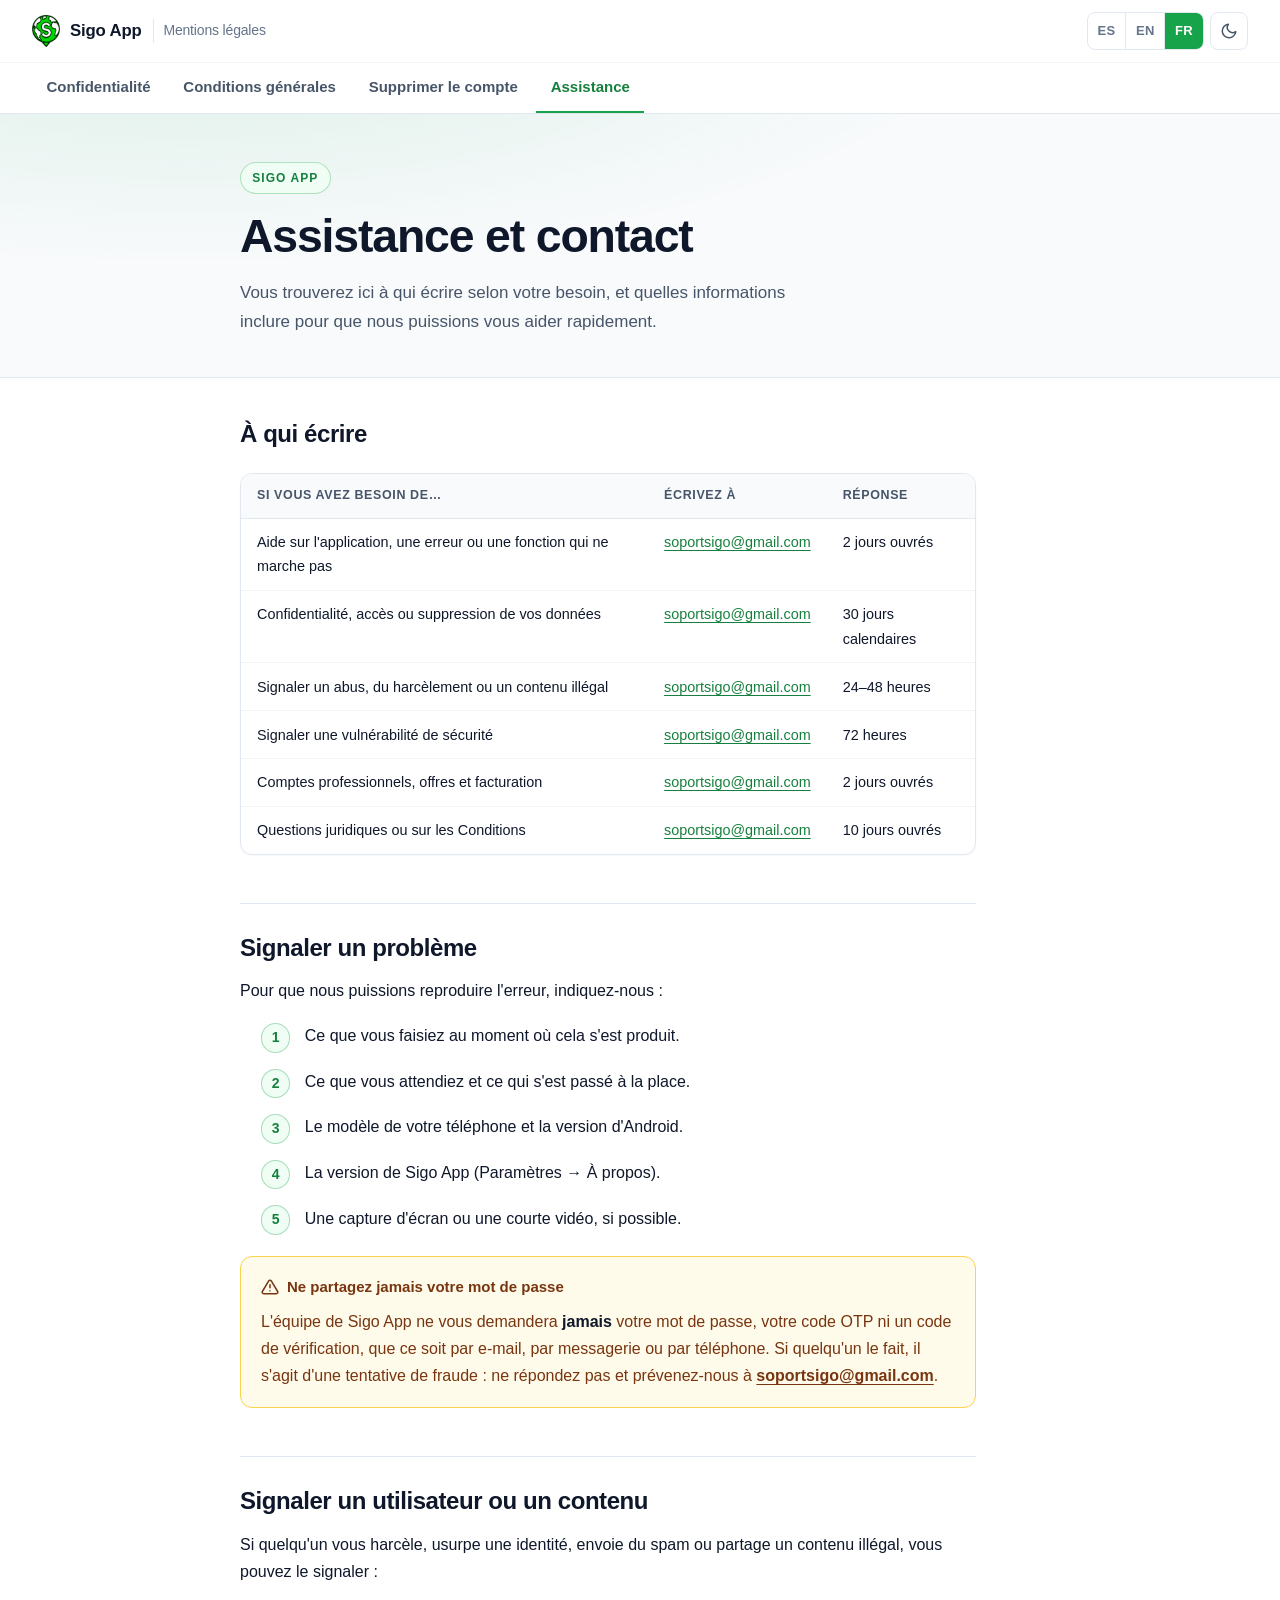
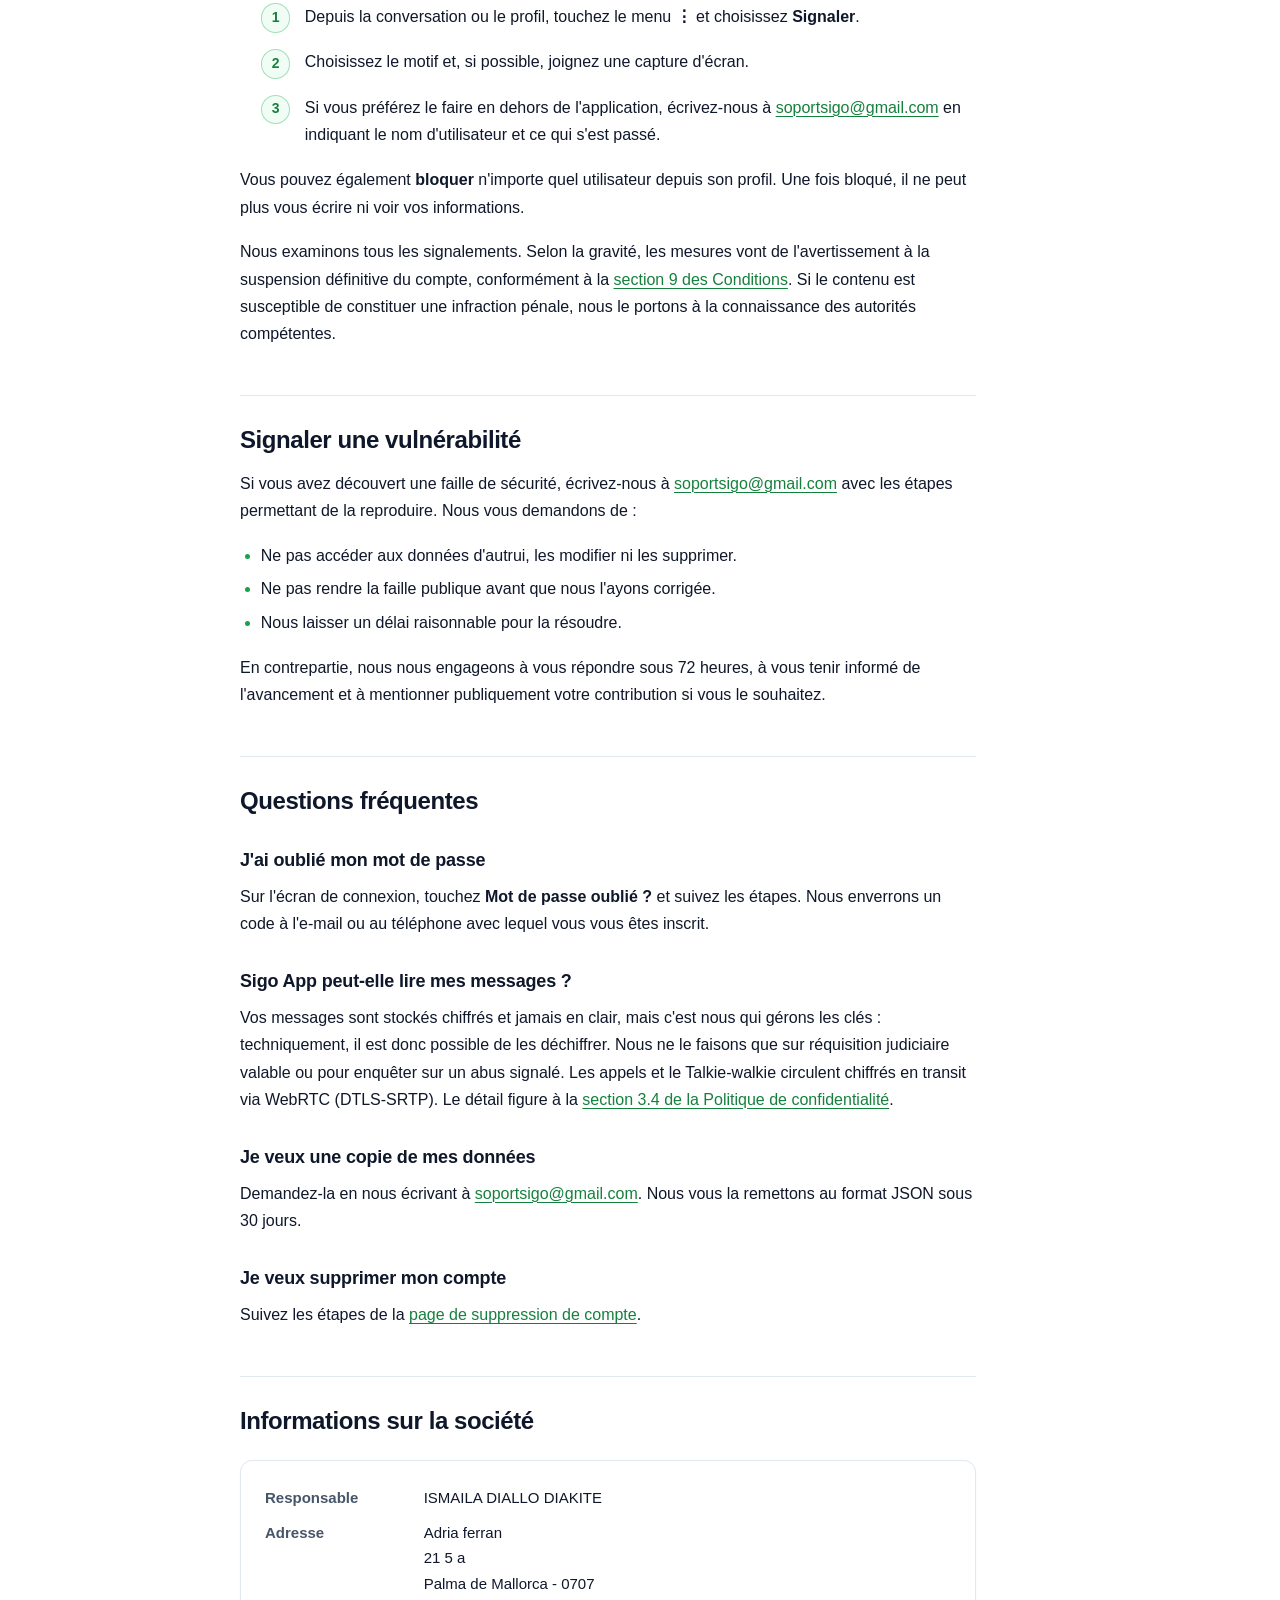
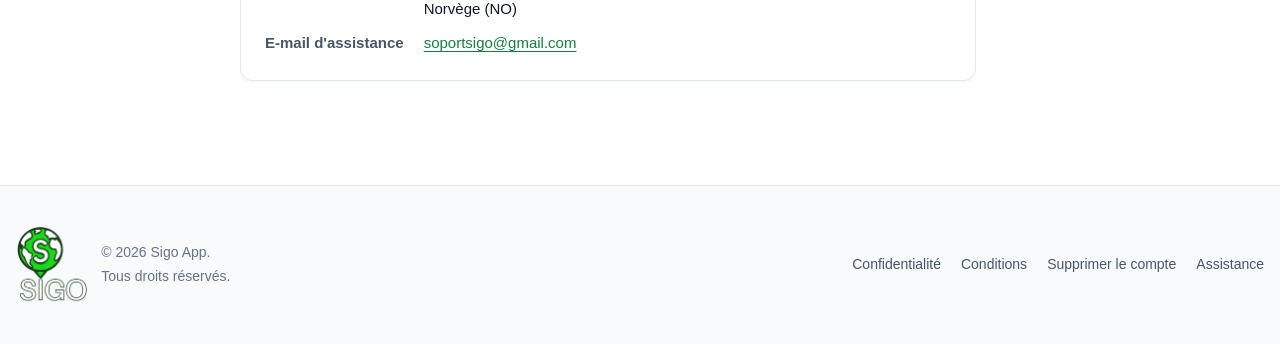
<file: fr/assistance.html>
<!doctype html>
<html lang="fr">
<head>
<meta charset="utf-8">
<meta name="viewport" content="width=device-width, initial-scale=1">
<title>Assistance · Sigo App</title>
<meta name="description" content="Assistance Sigo App : comment signaler un problème, signaler un abus, contacter l'équipe et exercer vos droits.">
<meta name="robots" content="index, follow">
<meta property="og:type" content="website">
<meta property="og:title" content="Assistance · Sigo App">
<meta property="og:description" content="Comment contacter l'équipe Sigo App et signaler un problème.">
<meta property="og:locale" content="fr_FR">
<link rel="alternate" hreflang="es" href="../soporte.html">
<link rel="alternate" hreflang="en" href="../en/support.html">
<link rel="alternate" hreflang="fr" href="../fr/assistance.html">
<link rel="alternate" hreflang="x-default" href="../soporte.html">
<link rel="icon" type="image/png" sizes="32x32" href="../assets/favicon-32.png">
<link rel="apple-touch-icon" sizes="180x180" href="../assets/apple-touch-icon.png">
<meta property="og:image" content="../assets/og-image.png">
<link rel="stylesheet" href="../assets/styles.css">
</head>
<body>

<a class="skip-link" href="#contenido">Aller au contenu</a>

<header class="site-header">
  <div class="site-header__inner">
    <a class="brand" href="../fr/index.html">
      <img class="brand__logo" src="../assets/logo-mark.png" alt="" width="85" height="96">
      Sigo App
      <span class="brand__sub">Mentions légales</span>
    </a>

    <div class="site-header__spacer"></div>

    <div class="header-actions">
      <nav class="lang-switch" aria-label="Langue">
        <a href="../soporte.html" hreflang="es" lang="es" title="Español">ES</a>
        <a href="../en/support.html" hreflang="en" lang="en" title="English">EN</a>
        <a href="../fr/assistance.html" hreflang="fr" lang="fr" aria-current="true" title="Français">FR</a>
      </nav>
      <button class="icon-btn" data-theme-toggle aria-label="Changer de thème">
        <svg viewBox="0 0 24 24" fill="none" stroke="currentColor" stroke-width="2"
             stroke-linecap="round" stroke-linejoin="round" aria-hidden="true">
          <path d="M21 12.79A9 9 0 1 1 11.21 3 7 7 0 0 0 21 12.79Z"/>
        </svg>
      </button>
    </div>
  </div>

  <nav class="site-nav" aria-label="Documents juridiques">
    <div class="site-nav__inner">
      <a href="../fr/index.html">Confidentialité</a>
      <a href="../fr/conditions.html">Conditions générales</a>
      <a href="../fr/suppression-compte.html">Supprimer le compte</a>
      <a href="../fr/assistance.html" aria-current="page">Assistance</a>
    </div>
  </nav>
</header>

<section class="hero hero--narrow">
  <div class="hero__inner">
    <p class="eyebrow">Sigo App</p>
    <h1>Assistance et contact</h1>
    <p class="hero__lede">
      Vous trouverez ici à qui écrire selon votre besoin, et quelles informations inclure pour que nous puissions vous aider rapidement.
    </p>
  </div>
</section>

<div class="layout" style="grid-template-columns: minmax(0, 1fr); max-width: 52rem;">

  <main class="prose" id="contenido" style="padding-top: 2.5rem;">


    <h2 id="canales">À qui écrire</h2>

    <div class="table-wrap">
      <table>
        <thead>
          <tr>
            <th scope="col">Si vous avez besoin de…</th>
            <th scope="col">Écrivez à</th>
            <th scope="col">Réponse</th>
          </tr>
        </thead>
        <tbody>
          <tr>
            <td>Aide sur l'application, une erreur ou une fonction qui ne marche pas</td>
            <td><a href="mailto:soportsigo@gmail.com">soportsigo@gmail.com</a></td>
            <td>2 jours ouvrés</td>
          </tr>
          <tr>
            <td>Confidentialité, accès ou suppression de vos données</td>
            <td><a href="mailto:soportsigo@gmail.com">soportsigo@gmail.com</a></td>
            <td>30 jours calendaires</td>
          </tr>
          <tr>
            <td>Signaler un abus, du harcèlement ou un contenu illégal</td>
            <td><a href="mailto:soportsigo@gmail.com">soportsigo@gmail.com</a></td>
            <td>24–48 heures</td>
          </tr>
          <tr>
            <td>Signaler une vulnérabilité de sécurité</td>
            <td><a href="mailto:soportsigo@gmail.com">soportsigo@gmail.com</a></td>
            <td>72 heures</td>
          </tr>
          <tr>
            <td>Comptes professionnels, offres et facturation</td>
            <td><a href="mailto:soportsigo@gmail.com">soportsigo@gmail.com</a></td>
            <td>2 jours ouvrés</td>
          </tr>
          <tr>
            <td>Questions juridiques ou sur les Conditions</td>
            <td><a href="mailto:soportsigo@gmail.com">soportsigo@gmail.com</a></td>
            <td>10 jours ouvrés</td>
          </tr>
        </tbody>
      </table>
    </div>

    <h2 id="reportar-problema">Signaler un problème</h2>

    <p>Pour que nous puissions reproduire l'erreur, indiquez-nous :</p>

    <ol class="steps">
      <li>Ce que vous faisiez au moment où cela s'est produit.</li>
      <li>Ce que vous attendiez et ce qui s'est passé à la place.</li>
      <li>Le modèle de votre téléphone et la version d'Android.</li>
      <li>La version de Sigo App (Paramètres → À propos).</li>
      <li>Une capture d'écran ou une courte vidéo, si possible.</li>
    </ol>

    <div class="callout callout--warn">
      <div class="callout__title">
        <svg viewBox="0 0 24 24" fill="none" stroke="currentColor" stroke-width="2"
             stroke-linecap="round" stroke-linejoin="round" aria-hidden="true">
          <path d="M12 9v4M12 17h.01"/>
          <path d="M10.29 3.86 1.82 18a2 2 0 0 0 1.71 3h16.94a2 2 0 0 0 1.71-3L13.71 3.86a2 2 0 0 0-3.42 0Z"/>
        </svg>
        Ne partagez jamais votre mot de passe
      </div>
      <p>
        L'équipe de Sigo App ne vous demandera <strong>jamais</strong> votre mot
        de passe, votre code OTP ni un code de vérification, que ce soit par
        e-mail, par messagerie ou par téléphone. Si quelqu'un le fait, il s'agit
        d'une tentative de fraude : ne répondez pas et prévenez-nous à
        <a href="mailto:soportsigo@gmail.com">soportsigo@gmail.com</a>.
      </p>
    </div>

    <h2 id="denunciar">Signaler un utilisateur ou un contenu</h2>

    <p>
      Si quelqu'un vous harcèle, usurpe une identité, envoie du spam ou partage
      un contenu illégal, vous pouvez le signaler :
    </p>

    <ol class="steps">
      <li>Depuis la conversation ou le profil, touchez le menu <strong>⋮</strong> et choisissez <strong>Signaler</strong>.</li>
      <li>Choisissez le motif et, si possible, joignez une capture d'écran.</li>
      <li>Si vous préférez le faire en dehors de l'application, écrivez-nous à <a href="mailto:soportsigo@gmail.com">soportsigo@gmail.com</a> en indiquant le nom d'utilisateur et ce qui s'est passé.</li>
    </ol>

    <p>
      Vous pouvez également <strong>bloquer</strong> n'importe quel utilisateur
      depuis son profil. Une fois bloqué, il ne peut plus vous écrire ni voir vos
      informations.
    </p>

    <p>
      Nous examinons tous les signalements. Selon la gravité, les mesures vont de
      l'avertissement à la suspension définitive du compte, conformément à la
      <a href="conditions.html#uso-aceptable">section 9 des Conditions</a>. Si le
      contenu est susceptible de constituer une infraction pénale, nous le
      portons à la connaissance des autorités compétentes.
    </p>

    <h2 id="seguridad">Signaler une vulnérabilité</h2>

    <p>
      Si vous avez découvert une faille de sécurité, écrivez-nous à
      <a href="mailto:soportsigo@gmail.com">soportsigo@gmail.com</a>
      avec les étapes permettant de la reproduire. Nous vous demandons de :
    </p>

    <ul>
      <li>Ne pas accéder aux données d'autrui, les modifier ni les supprimer.</li>
      <li>Ne pas rendre la faille publique avant que nous l'ayons corrigée.</li>
      <li>Nous laisser un délai raisonnable pour la résoudre.</li>
    </ul>

    <p>
      En contrepartie, nous nous engageons à vous répondre sous 72 heures, à vous
      tenir informé de l'avancement et à mentionner publiquement votre
      contribution si vous le souhaitez.
    </p>

    <h2 id="preguntas">Questions fréquentes</h2>

    <h3 id="faq-contrasena">J'ai oublié mon mot de passe</h3>
    <p>
      Sur l'écran de connexion, touchez <strong>Mot de passe oublié ?</strong> et
      suivez les étapes. Nous enverrons un code à l'e-mail ou au téléphone avec
      lequel vous vous êtes inscrit.
    </p>

    <h3 id="faq-mensajes">Sigo App peut-elle lire mes messages ?</h3>
    <p>
      Vos messages sont stockés chiffrés et jamais en clair, mais c'est nous qui
      gérons les clés : techniquement, il est donc possible de les déchiffrer.
      Nous ne le faisons que sur réquisition judiciaire valable ou pour enquêter
      sur un abus signalé. Les appels et le Talkie-walkie circulent chiffrés en
      transit via WebRTC (DTLS-SRTP). Le détail figure à la
      <a href="index.html#datos-comunicaciones">section 3.4 de la Politique de
      confidentialité</a>.
    </p>

    <h3 id="faq-datos">Je veux une copie de mes données</h3>
    <p>
      Demandez-la en nous écrivant à
      <a href="mailto:soportsigo@gmail.com">soportsigo@gmail.com</a>.
      Nous vous la remettons au format JSON sous 30 jours.
    </p>

    <h3 id="faq-eliminar">Je veux supprimer mon compte</h3>
    <p>
      Suivez les étapes de la
      <a href="suppression-compte.html">page de suppression de compte</a>.
    </p>

    <h2 id="datos-empresa">Informations sur la société</h2>

    <div class="contact-card">
      <dl>
        <dt>Responsable</dt>
        <dd>ISMAILA DIALLO DIAKITE</dd>

        <dt>Adresse</dt>
        <dd>Adria ferran<br>21 5 a<br>Palma de Mallorca - 0707<br>Norvège (NO)</dd>


        <dt>E-mail d'assistance</dt>
        <dd><a href="mailto:soportsigo@gmail.com">soportsigo@gmail.com</a></dd>
      </dl>
    </div>


  </main>
</div>

<footer class="site-footer">
  <div class="site-footer__inner">
    <div class="site-footer__brand">
      <img class="footer-logo" src="../assets/logo_pi.png" alt="Sigo App" width="288" height="317">
      <p style="margin:0">© <span id="year">2026</span> Sigo App.<br>Tous droits réservés.</p>
    </div>
    <nav aria-label="Documents juridiques">
      <a href="../fr/index.html">Confidentialité</a>
      <a href="../fr/conditions.html">Conditions</a>
      <a href="../fr/suppression-compte.html">Supprimer le compte</a>
      <a href="../fr/assistance.html">Assistance</a>
    </nav>
  </div>
</footer>

<script src="../assets/app.js" defer></script>
<script>
  document.getElementById('year').textContent = new Date().getFullYear();
</script>
</body>
</html>
</file>
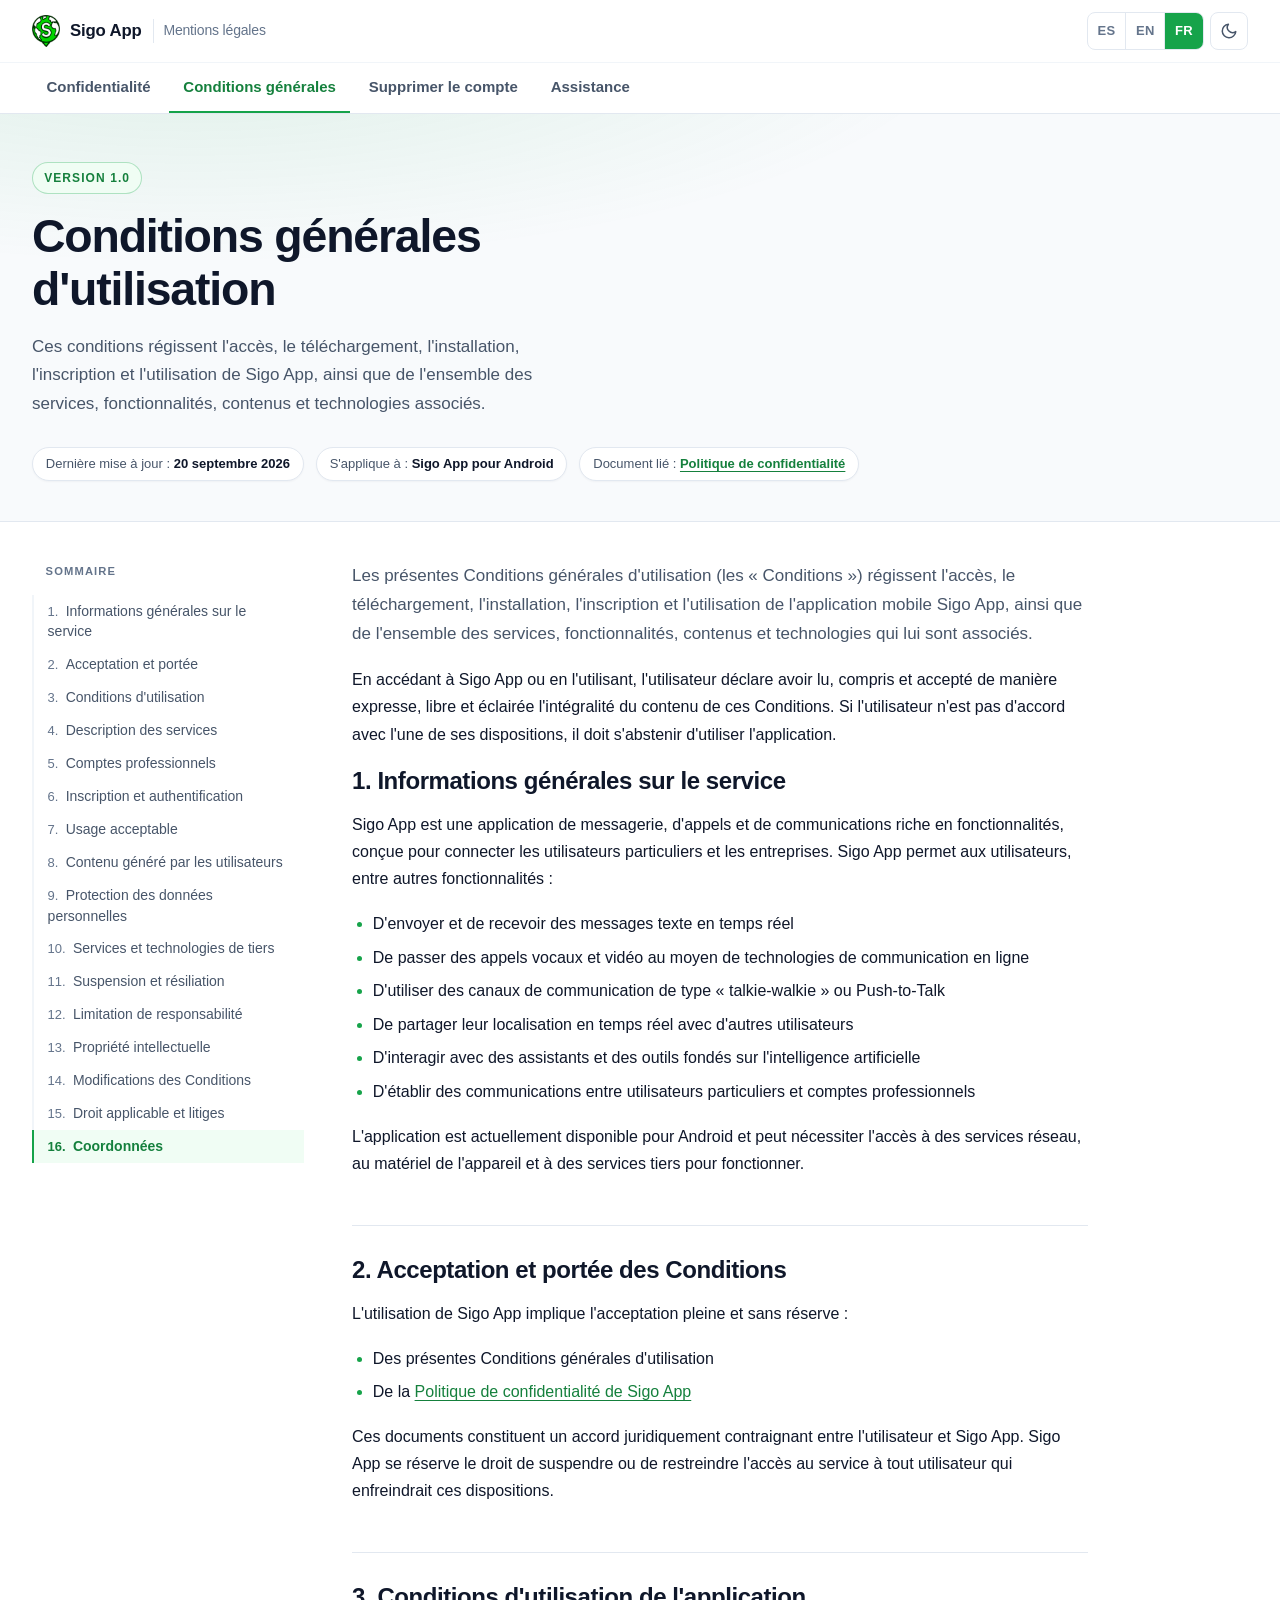
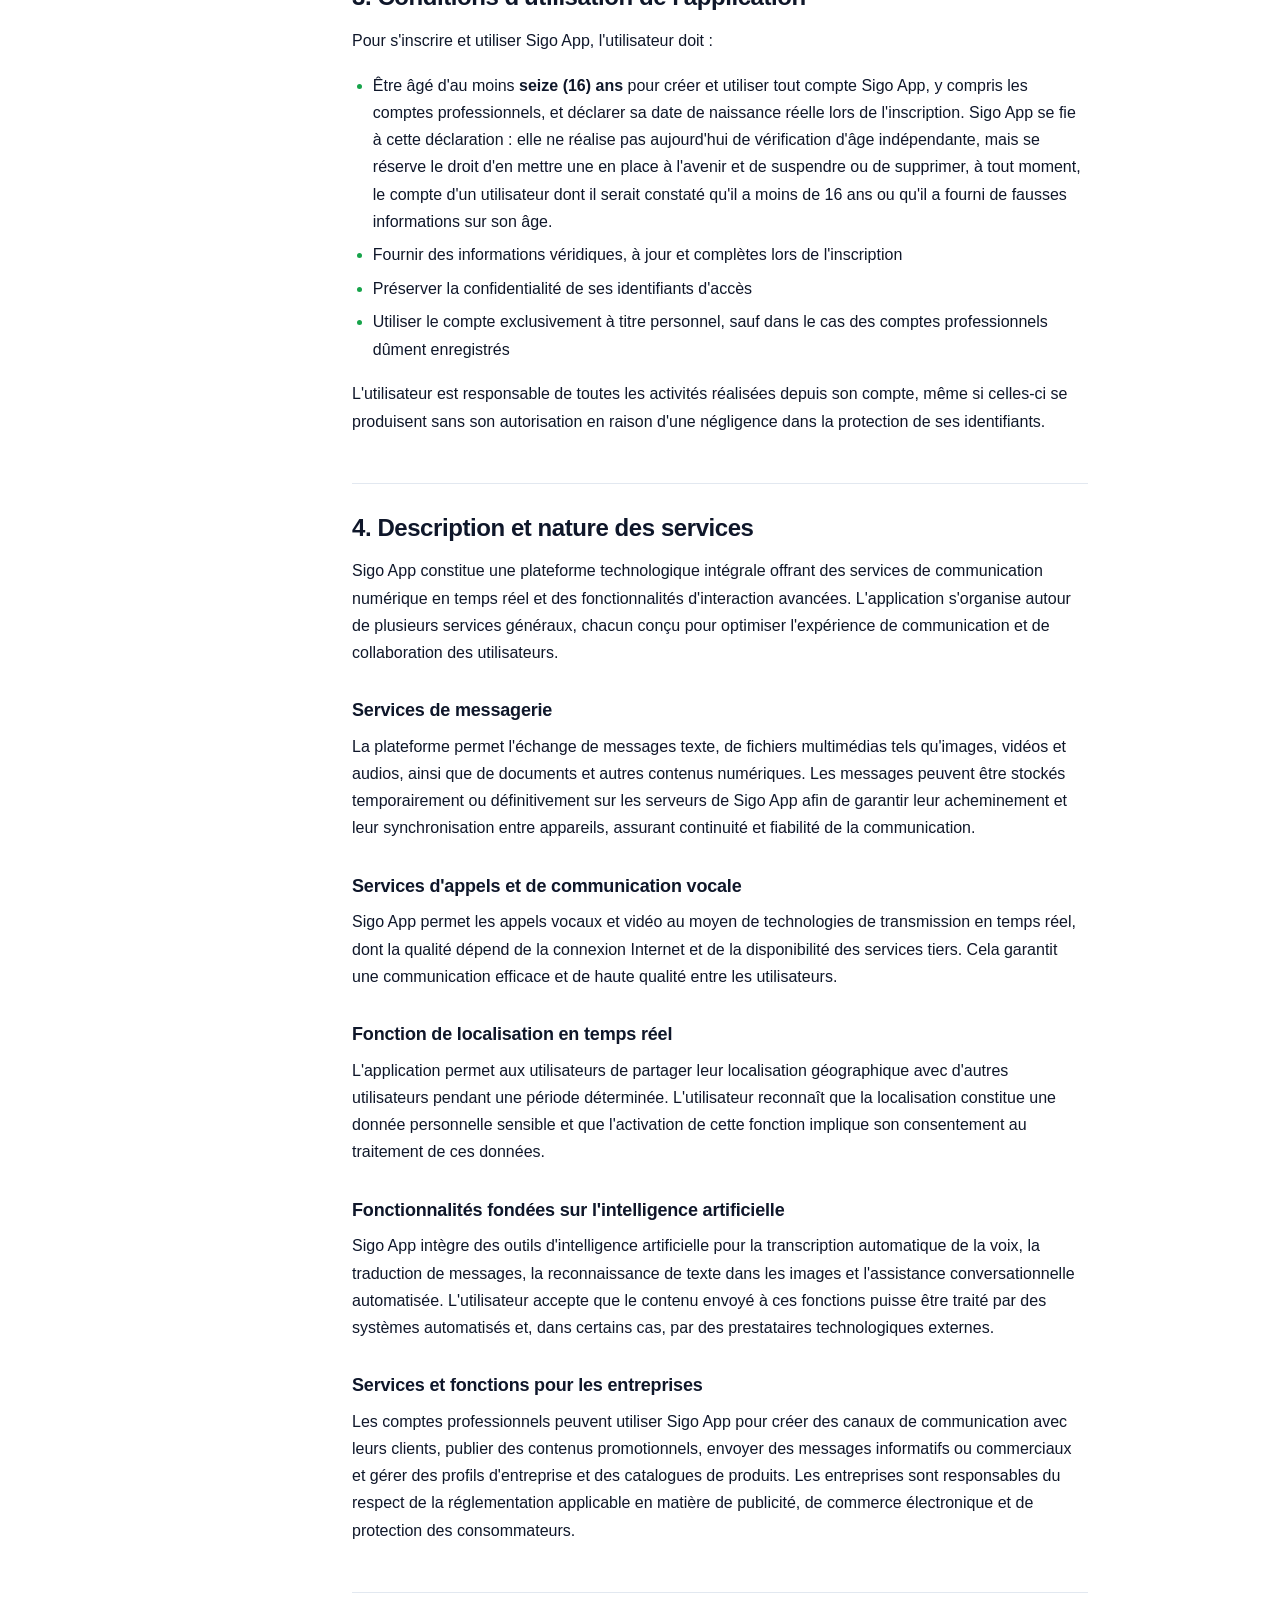
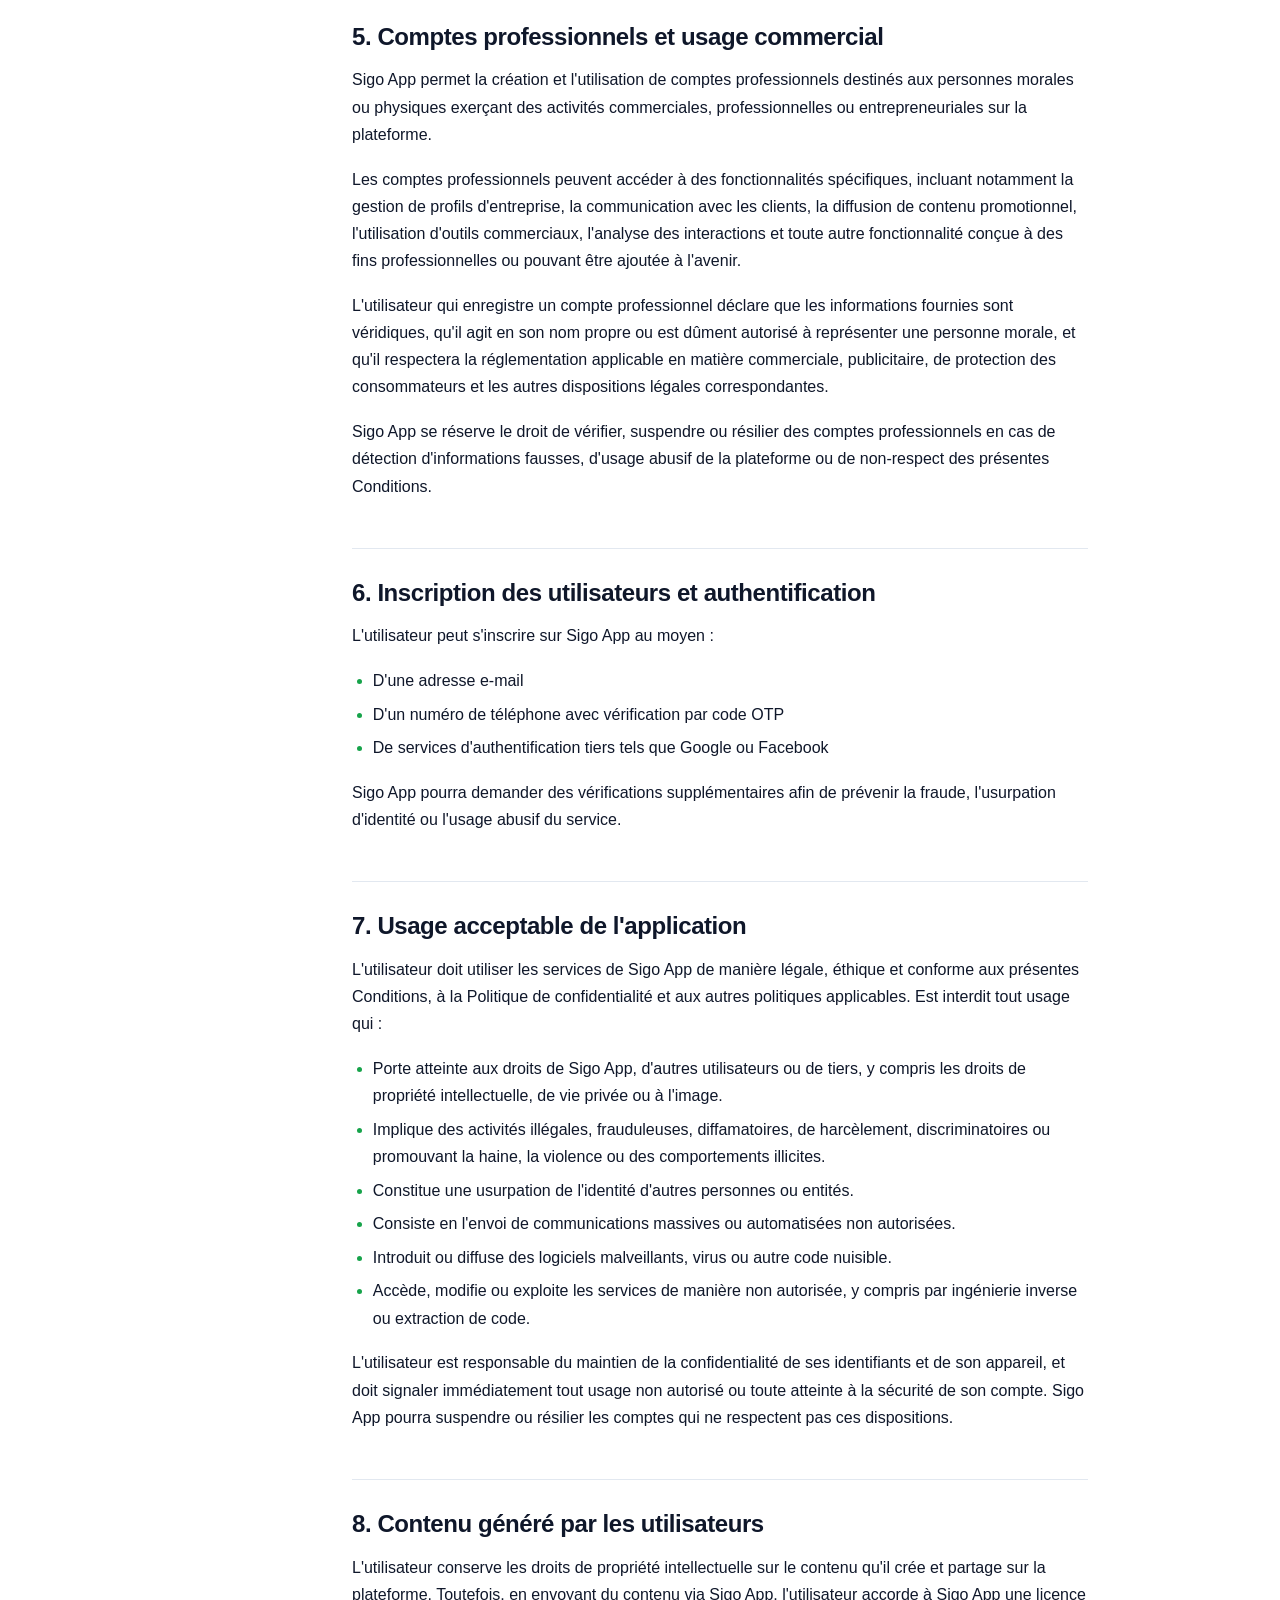
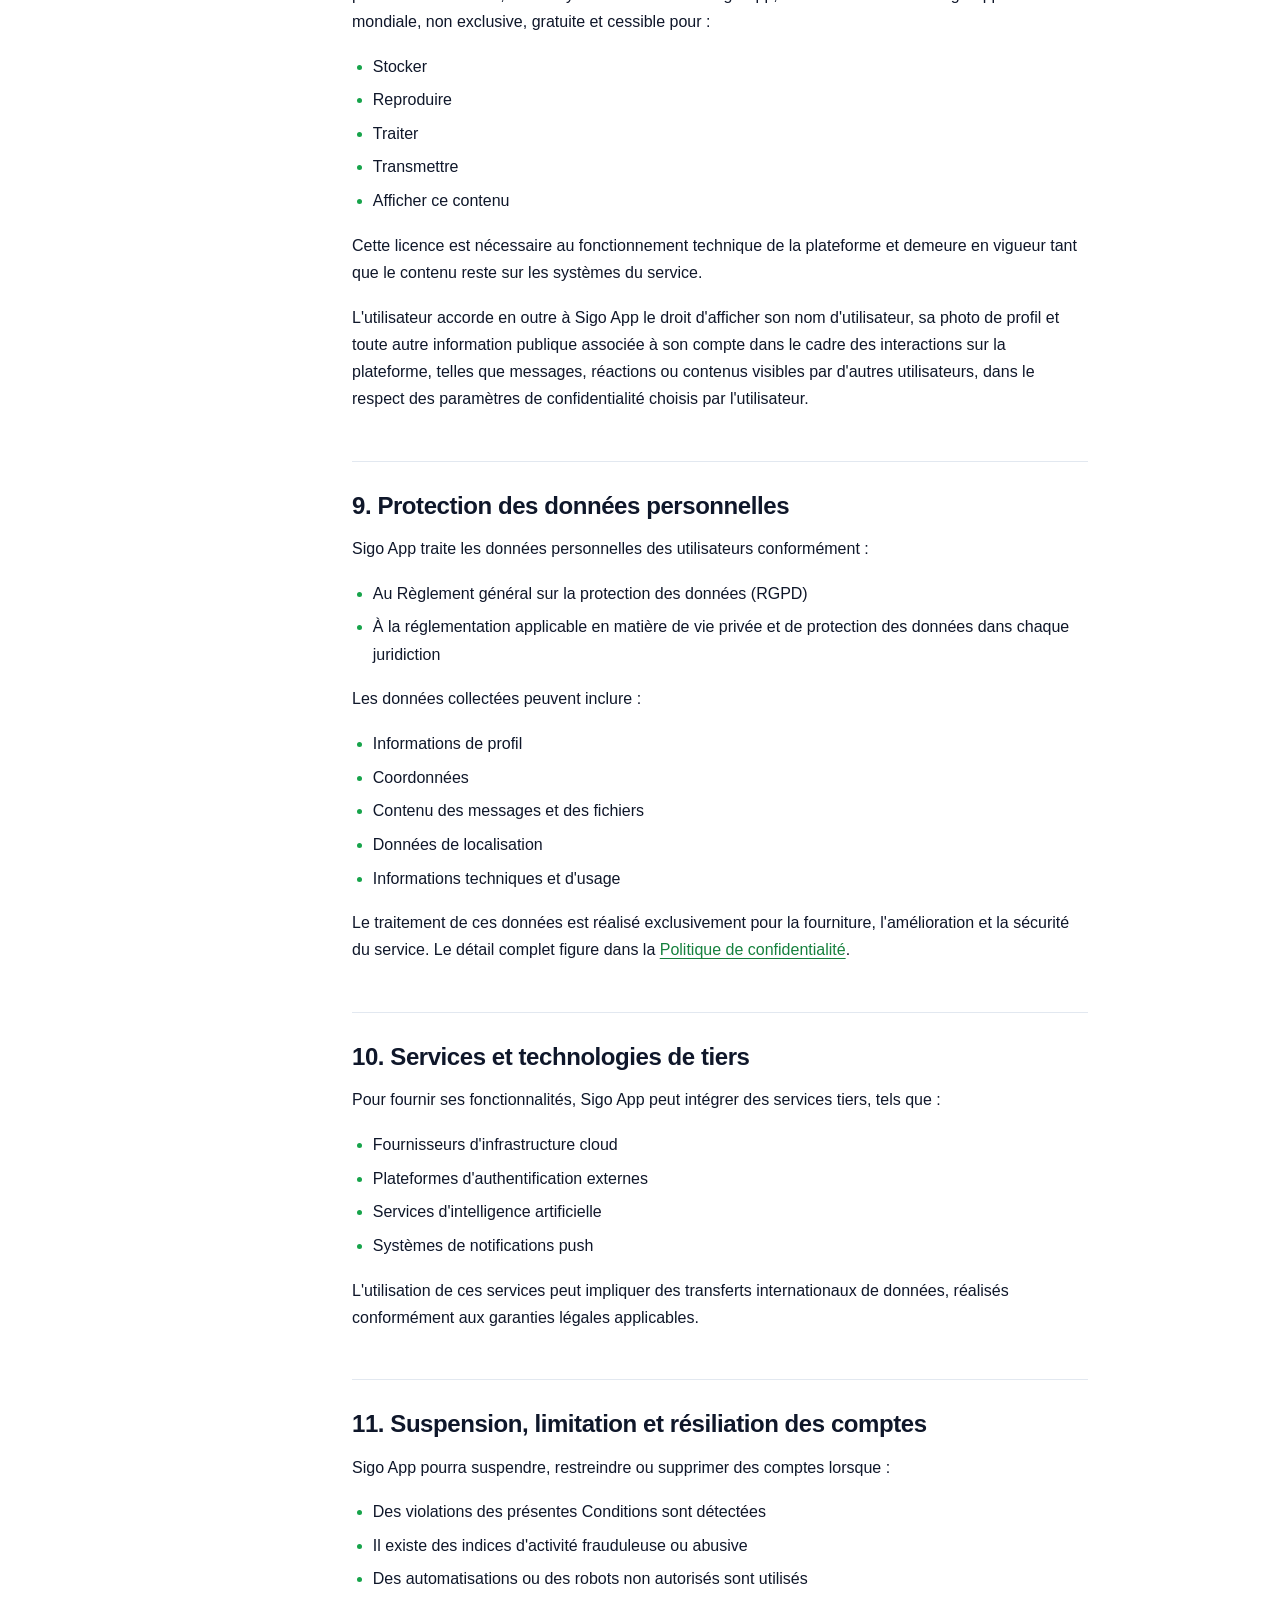
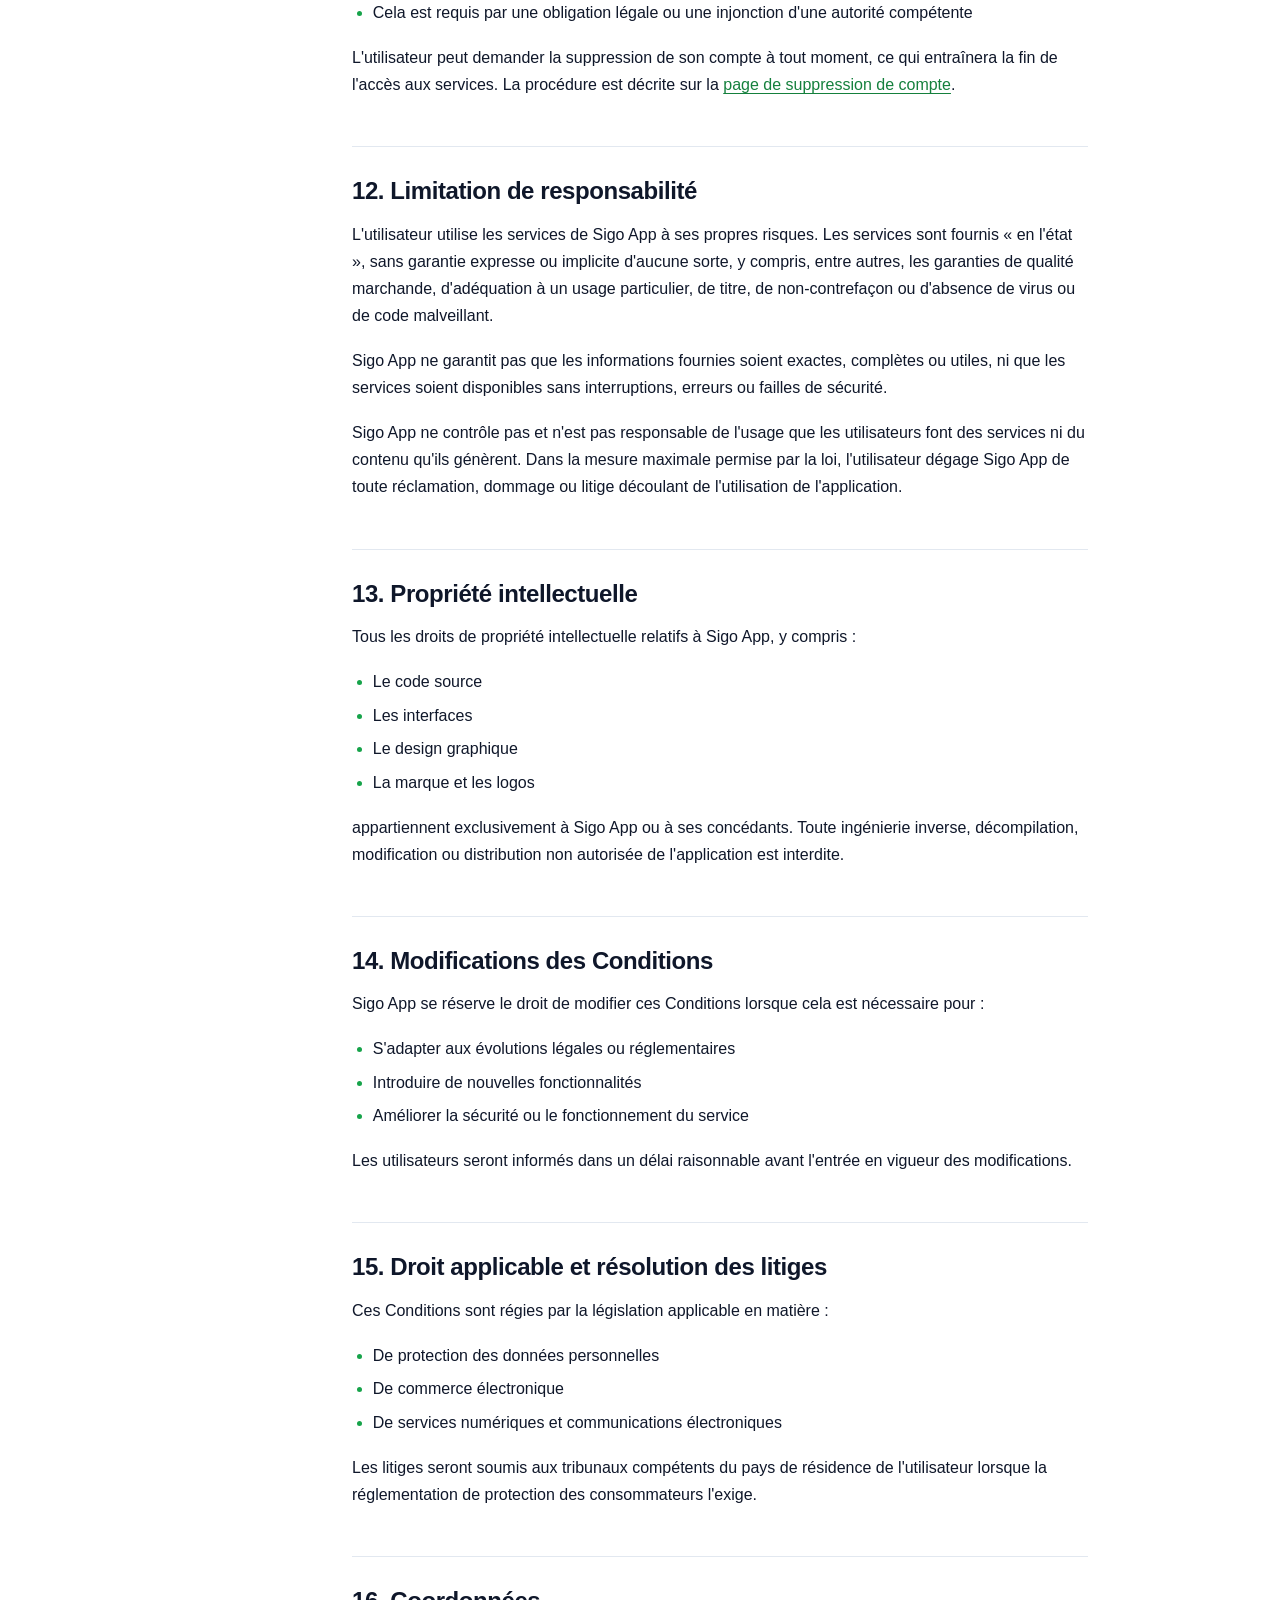
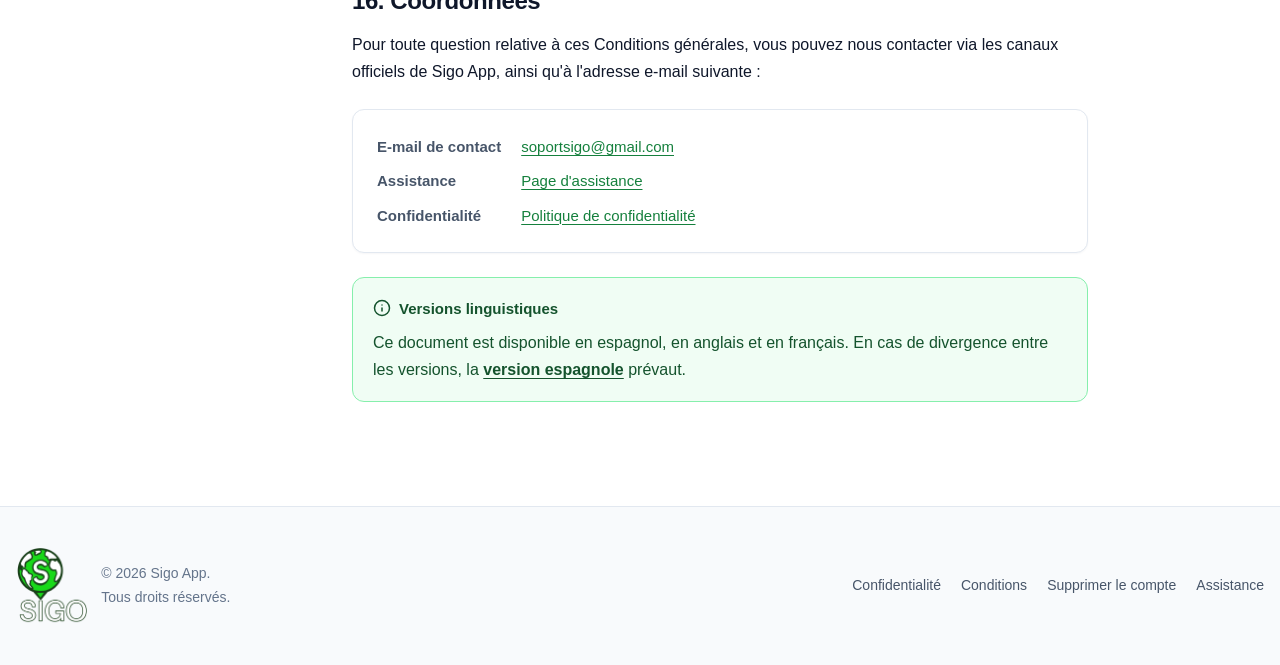
<file: fr/conditions.html>
<!doctype html>
<html lang="fr">
<head>
<meta charset="utf-8">
<meta name="viewport" content="width=device-width, initial-scale=1">
<title>Conditions générales · Sigo App</title>
<meta name="description" content="Conditions générales d'utilisation de Sigo App : conditions d'accès, usage acceptable, comptes professionnels, offres payantes, contenu utilisateur et responsabilité.">
<meta name="robots" content="index, follow">
<meta property="og:type" content="website">
<meta property="og:title" content="Conditions générales · Sigo App">
<meta property="og:description" content="Les conditions qui régissent l'accès et l'utilisation de Sigo App.">
<meta property="og:locale" content="fr_FR">
<link rel="alternate" hreflang="es" href="../terminos.html">
<link rel="alternate" hreflang="en" href="../en/terms.html">
<link rel="alternate" hreflang="fr" href="../fr/conditions.html">
<link rel="alternate" hreflang="x-default" href="../terminos.html">
<link rel="icon" type="image/png" sizes="32x32" href="../assets/favicon-32.png">
<link rel="apple-touch-icon" sizes="180x180" href="../assets/apple-touch-icon.png">
<meta property="og:image" content="../assets/og-image.png">
<link rel="stylesheet" href="../assets/styles.css">
</head>
<body>

<a class="skip-link" href="#contenido">Aller au contenu</a>

<header class="site-header">
  <div class="site-header__inner">
    <a class="brand" href="../fr/index.html">
      <img class="brand__logo" src="../assets/logo-mark.png" alt="" width="85" height="96">
      Sigo App
      <span class="brand__sub">Mentions légales</span>
    </a>

    <div class="site-header__spacer"></div>

    <div class="header-actions">
      <nav class="lang-switch" aria-label="Langue">
        <a href="../terminos.html" hreflang="es" lang="es" title="Español">ES</a>
        <a href="../en/terms.html" hreflang="en" lang="en" title="English">EN</a>
        <a href="../fr/conditions.html" hreflang="fr" lang="fr" aria-current="true" title="Français">FR</a>
      </nav>
      <button class="icon-btn toc-toggle" data-toc-toggle aria-expanded="false"
              aria-controls="toc" aria-label="Ouvrir le sommaire">
        <svg viewBox="0 0 24 24" fill="none" stroke="currentColor" stroke-width="2"
             stroke-linecap="round" aria-hidden="true">
          <path d="M4 6h16M4 12h16M4 18h16"/>
        </svg>
      </button>
      <button class="icon-btn" data-theme-toggle aria-label="Changer de thème">
        <svg viewBox="0 0 24 24" fill="none" stroke="currentColor" stroke-width="2"
             stroke-linecap="round" stroke-linejoin="round" aria-hidden="true">
          <path d="M21 12.79A9 9 0 1 1 11.21 3 7 7 0 0 0 21 12.79Z"/>
        </svg>
      </button>
    </div>
  </div>

  <nav class="site-nav" aria-label="Documents juridiques">
    <div class="site-nav__inner">
      <a href="../fr/index.html">Confidentialité</a>
      <a href="../fr/conditions.html" aria-current="page">Conditions générales</a>
      <a href="../fr/suppression-compte.html">Supprimer le compte</a>
      <a href="../fr/assistance.html">Assistance</a>
    </div>
  </nav>
</header>

<section class="hero">
  <div class="hero__inner">
    <p class="eyebrow">Version 1.0</p>
    <h1>Conditions générales d'utilisation</h1>
    <p class="hero__lede">
      Ces conditions régissent l'accès, le téléchargement, l'installation, l'inscription et l'utilisation de Sigo App, ainsi que de l'ensemble des services, fonctionnalités, contenus et technologies associés.
    </p>
    <ul class="hero__meta">
      <li>Dernière mise à jour : <strong>20 septembre 2026</strong></li>
      <li>S'applique à : <strong>Sigo App pour Android</strong></li>
      <li>Document lié : <strong><a href="index.html">Politique de confidentialité</a></strong></li>
    </ul>
  </div>
</section>

<button class="toc-scrim" aria-hidden="true" tabindex="-1"></button>

<div class="layout">

  <nav class="toc" id="toc" aria-label="Sommaire du document">
    <p class="toc__title">Sommaire</p>
    <ol>
      <li><a href="#general">Informations générales sur le service</a></li>
      <li><a href="#aceptacion">Acceptation et portée</a></li>
      <li><a href="#requisitos">Conditions d'utilisation</a></li>
      <li><a href="#servicios">Description des services</a></li>
      <li><a href="#empresas">Comptes professionnels</a></li>
      <li><a href="#registro">Inscription et authentification</a></li>
      <li><a href="#uso-aceptable">Usage acceptable</a></li>
      <li><a href="#contenido-usuario">Contenu généré par les utilisateurs</a></li>
      <li><a href="#datos">Protection des données personnelles</a></li>
      <li><a href="#terceros">Services et technologies de tiers</a></li>
      <li><a href="#suspension">Suspension et résiliation</a></li>
      <li><a href="#responsabilidad">Limitation de responsabilité</a></li>
      <li><a href="#propiedad">Propriété intellectuelle</a></li>
      <li><a href="#modificaciones">Modifications des Conditions</a></li>
      <li><a href="#legislacion">Droit applicable et litiges</a></li>
      <li><a href="#contacto">Coordonnées</a></li>
    </ol>
  </nav>

  <main class="prose" id="contenido">


    <p class="lead">
      Les présentes Conditions générales d'utilisation (les « Conditions »)
      régissent l'accès, le téléchargement, l'installation, l'inscription et
      l'utilisation de l'application mobile Sigo App, ainsi que de l'ensemble
      des services, fonctionnalités, contenus et technologies qui lui sont
      associés.
    </p>

    <p>
      En accédant à Sigo App ou en l'utilisant, l'utilisateur déclare avoir lu,
      compris et accepté de manière expresse, libre et éclairée l'intégralité du
      contenu de ces Conditions. Si l'utilisateur n'est pas d'accord avec l'une
      de ses dispositions, il doit s'abstenir d'utiliser l'application.
    </p>

    <h2 id="general">1. Informations générales sur le service</h2>

    <p>
      Sigo App est une application de messagerie, d'appels et de communications
      riche en fonctionnalités, conçue pour connecter les utilisateurs
      particuliers et les entreprises. Sigo App permet aux utilisateurs, entre
      autres fonctionnalités :
    </p>

    <ul>
      <li>D'envoyer et de recevoir des messages texte en temps réel</li>
      <li>De passer des appels vocaux et vidéo au moyen de technologies de communication en ligne</li>
      <li>D'utiliser des canaux de communication de type « talkie-walkie » ou Push-to-Talk</li>
      <li>De partager leur localisation en temps réel avec d'autres utilisateurs</li>
      <li>D'interagir avec des assistants et des outils fondés sur l'intelligence artificielle</li>
      <li>D'établir des communications entre utilisateurs particuliers et comptes professionnels</li>
    </ul>

    <p>
      L'application est actuellement disponible pour Android et peut nécessiter
      l'accès à des services réseau, au matériel de l'appareil et à des services
      tiers pour fonctionner.
    </p>

    <h2 id="aceptacion">2. Acceptation et portée des Conditions</h2>

    <p>L'utilisation de Sigo App implique l'acceptation pleine et sans réserve :</p>

    <ul>
      <li>Des présentes Conditions générales d'utilisation</li>
      <li>De la <a href="index.html">Politique de confidentialité de Sigo App</a></li>
    </ul>

    <p>
      Ces documents constituent un accord juridiquement contraignant entre
      l'utilisateur et Sigo App. Sigo App se réserve le droit de suspendre ou de
      restreindre l'accès au service à tout utilisateur qui enfreindrait ces
      dispositions.
    </p>

    <h2 id="requisitos">3. Conditions d'utilisation de l'application</h2>

    <p>Pour s'inscrire et utiliser Sigo App, l'utilisateur doit :</p>

    <ul>
      <li>
        Être âgé d'au moins <strong>seize (16) ans</strong> pour créer et
        utiliser tout compte Sigo App, y compris les comptes professionnels, et
        déclarer sa date de naissance réelle lors de l'inscription. Sigo App
        se fie à cette déclaration : elle ne réalise pas aujourd'hui de
        vérification d'âge indépendante, mais se réserve le droit d'en mettre
        une en place à l'avenir et de suspendre ou de supprimer, à tout moment,
        le compte d'un utilisateur dont il serait constaté qu'il a moins de 16
        ans ou qu'il a fourni de fausses informations sur son âge.
      </li>
      <li>Fournir des informations véridiques, à jour et complètes lors de l'inscription</li>
      <li>Préserver la confidentialité de ses identifiants d'accès</li>
      <li>Utiliser le compte exclusivement à titre personnel, sauf dans le cas des comptes professionnels dûment enregistrés</li>
    </ul>

    <p>
      L'utilisateur est responsable de toutes les activités réalisées depuis son
      compte, même si celles-ci se produisent sans son autorisation en raison
      d'une négligence dans la protection de ses identifiants.
    </p>

    <h2 id="servicios">4. Description et nature des services</h2>

    <p>
      Sigo App constitue une plateforme technologique intégrale offrant des
      services de communication numérique en temps réel et des fonctionnalités
      d'interaction avancées. L'application s'organise autour de plusieurs
      services généraux, chacun conçu pour optimiser l'expérience de
      communication et de collaboration des utilisateurs.
    </p>

    <h3 id="servicios-mensajeria">Services de messagerie</h3>
    <p>
      La plateforme permet l'échange de messages texte, de fichiers multimédias
      tels qu'images, vidéos et audios, ainsi que de documents et autres contenus
      numériques. Les messages peuvent être stockés temporairement ou
      définitivement sur les serveurs de Sigo App afin de garantir leur
      acheminement et leur synchronisation entre appareils, assurant continuité
      et fiabilité de la communication.
    </p>

    <h3 id="servicios-llamadas">Services d'appels et de communication vocale</h3>
    <p>
      Sigo App permet les appels vocaux et vidéo au moyen de technologies de
      transmission en temps réel, dont la qualité dépend de la connexion Internet
      et de la disponibilité des services tiers. Cela garantit une communication
      efficace et de haute qualité entre les utilisateurs.
    </p>

    <h3 id="servicios-ubicacion">Fonction de localisation en temps réel</h3>
    <p>
      L'application permet aux utilisateurs de partager leur localisation
      géographique avec d'autres utilisateurs pendant une période déterminée.
      L'utilisateur reconnaît que la localisation constitue une donnée
      personnelle sensible et que l'activation de cette fonction implique son
      consentement au traitement de ces données.
    </p>

    <h3 id="servicios-ia">Fonctionnalités fondées sur l'intelligence artificielle</h3>
    <p>
      Sigo App intègre des outils d'intelligence artificielle pour la
      transcription automatique de la voix, la traduction de messages, la
      reconnaissance de texte dans les images et l'assistance conversationnelle
      automatisée. L'utilisateur accepte que le contenu envoyé à ces fonctions
      puisse être traité par des systèmes automatisés et, dans certains cas, par
      des prestataires technologiques externes.
    </p>

    <h3 id="servicios-empresas">Services et fonctions pour les entreprises</h3>
    <p>
      Les comptes professionnels peuvent utiliser Sigo App pour créer des canaux
      de communication avec leurs clients, publier des contenus promotionnels,
      envoyer des messages informatifs ou commerciaux et gérer des profils
      d'entreprise et des catalogues de produits. Les entreprises sont
      responsables du respect de la réglementation applicable en matière de
      publicité, de commerce électronique et de protection des consommateurs.
    </p>

    <h2 id="empresas">5. Comptes professionnels et usage commercial</h2>

    <p>
      Sigo App permet la création et l'utilisation de comptes professionnels
      destinés aux personnes morales ou physiques exerçant des activités
      commerciales, professionnelles ou entrepreneuriales sur la plateforme.
    </p>

    <p>
      Les comptes professionnels peuvent accéder à des fonctionnalités
      spécifiques, incluant notamment la gestion de profils d'entreprise, la
      communication avec les clients, la diffusion de contenu promotionnel,
      l'utilisation d'outils commerciaux, l'analyse des interactions et toute
      autre fonctionnalité conçue à des fins professionnelles ou pouvant être
      ajoutée à l'avenir.
    </p>

    <p>
      L'utilisateur qui enregistre un compte professionnel déclare que les
      informations fournies sont véridiques, qu'il agit en son nom propre ou est
      dûment autorisé à représenter une personne morale, et qu'il respectera la
      réglementation applicable en matière commerciale, publicitaire, de
      protection des consommateurs et les autres dispositions légales
      correspondantes.
    </p>

    <p>
      Sigo App se réserve le droit de vérifier, suspendre ou résilier des comptes
      professionnels en cas de détection d'informations fausses, d'usage abusif
      de la plateforme ou de non-respect des présentes Conditions.
    </p>

    <h2 id="registro">6. Inscription des utilisateurs et authentification</h2>

    <p>L'utilisateur peut s'inscrire sur Sigo App au moyen :</p>

    <ul>
      <li>D'une adresse e-mail</li>
      <li>D'un numéro de téléphone avec vérification par code OTP</li>
      <li>De services d'authentification tiers tels que Google ou Facebook</li>
    </ul>

    <p>
      Sigo App pourra demander des vérifications supplémentaires afin de prévenir
      la fraude, l'usurpation d'identité ou l'usage abusif du service.
    </p>

    <h2 id="uso-aceptable">7. Usage acceptable de l'application</h2>

    <p>
      L'utilisateur doit utiliser les services de Sigo App de manière légale,
      éthique et conforme aux présentes Conditions, à la Politique de
      confidentialité et aux autres politiques applicables. Est interdit tout
      usage qui :
    </p>

    <ul>
      <li>Porte atteinte aux droits de Sigo App, d'autres utilisateurs ou de tiers, y compris les droits de propriété intellectuelle, de vie privée ou à l'image.</li>
      <li>Implique des activités illégales, frauduleuses, diffamatoires, de harcèlement, discriminatoires ou promouvant la haine, la violence ou des comportements illicites.</li>
      <li>Constitue une usurpation de l'identité d'autres personnes ou entités.</li>
      <li>Consiste en l'envoi de communications massives ou automatisées non autorisées.</li>
      <li>Introduit ou diffuse des logiciels malveillants, virus ou autre code nuisible.</li>
      <li>Accède, modifie ou exploite les services de manière non autorisée, y compris par ingénierie inverse ou extraction de code.</li>
    </ul>

    <p>
      L'utilisateur est responsable du maintien de la confidentialité de ses
      identifiants et de son appareil, et doit signaler immédiatement tout usage
      non autorisé ou toute atteinte à la sécurité de son compte. Sigo App pourra
      suspendre ou résilier les comptes qui ne respectent pas ces dispositions.
    </p>

    <h2 id="contenido-usuario">8. Contenu généré par les utilisateurs</h2>

    <p>
      L'utilisateur conserve les droits de propriété intellectuelle sur le
      contenu qu'il crée et partage sur la plateforme. Toutefois, en envoyant du
      contenu via Sigo App, l'utilisateur accorde à Sigo App une licence
      mondiale, non exclusive, gratuite et cessible pour :
    </p>

    <ul>
      <li>Stocker</li>
      <li>Reproduire</li>
      <li>Traiter</li>
      <li>Transmettre</li>
      <li>Afficher ce contenu</li>
    </ul>

    <p>
      Cette licence est nécessaire au fonctionnement technique de la plateforme
      et demeure en vigueur tant que le contenu reste sur les systèmes du
      service.
    </p>

    <p>
      L'utilisateur accorde en outre à Sigo App le droit d'afficher son nom
      d'utilisateur, sa photo de profil et toute autre information publique
      associée à son compte dans le cadre des interactions sur la plateforme,
      telles que messages, réactions ou contenus visibles par d'autres
      utilisateurs, dans le respect des paramètres de confidentialité choisis par
      l'utilisateur.
    </p>

    <h2 id="datos">9. Protection des données personnelles</h2>

    <p>Sigo App traite les données personnelles des utilisateurs conformément :</p>

    <ul>
      <li>Au Règlement général sur la protection des données (RGPD)</li>
      <li>À la réglementation applicable en matière de vie privée et de protection des données dans chaque juridiction</li>
    </ul>

    <p>Les données collectées peuvent inclure :</p>

    <ul>
      <li>Informations de profil</li>
      <li>Coordonnées</li>
      <li>Contenu des messages et des fichiers</li>
      <li>Données de localisation</li>
      <li>Informations techniques et d'usage</li>
    </ul>

    <p>
      Le traitement de ces données est réalisé exclusivement pour la fourniture,
      l'amélioration et la sécurité du service. Le détail complet figure dans la
      <a href="index.html">Politique de confidentialité</a>.
    </p>

    <h2 id="terceros">10. Services et technologies de tiers</h2>

    <p>
      Pour fournir ses fonctionnalités, Sigo App peut intégrer des services
      tiers, tels que :
    </p>

    <ul>
      <li>Fournisseurs d'infrastructure cloud</li>
      <li>Plateformes d'authentification externes</li>
      <li>Services d'intelligence artificielle</li>
      <li>Systèmes de notifications push</li>
    </ul>

    <p>
      L'utilisation de ces services peut impliquer des transferts internationaux
      de données, réalisés conformément aux garanties légales applicables.
    </p>

    <h2 id="suspension">11. Suspension, limitation et résiliation des comptes</h2>

    <p>Sigo App pourra suspendre, restreindre ou supprimer des comptes lorsque :</p>

    <ul>
      <li>Des violations des présentes Conditions sont détectées</li>
      <li>Il existe des indices d'activité frauduleuse ou abusive</li>
      <li>Des automatisations ou des robots non autorisés sont utilisés</li>
      <li>Cela est requis par une obligation légale ou une injonction d'une autorité compétente</li>
    </ul>

    <p>
      L'utilisateur peut demander la suppression de son compte à tout moment, ce
      qui entraînera la fin de l'accès aux services. La procédure est décrite sur
      la <a href="suppression-compte.html">page de suppression de compte</a>.
    </p>

    <h2 id="responsabilidad">12. Limitation de responsabilité</h2>

    <p>
      L'utilisateur utilise les services de Sigo App à ses propres risques. Les
      services sont fournis « en l'état », sans garantie expresse ou implicite
      d'aucune sorte, y compris, entre autres, les garanties de qualité
      marchande, d'adéquation à un usage particulier, de titre, de
      non-contrefaçon ou d'absence de virus ou de code malveillant.
    </p>

    <p>
      Sigo App ne garantit pas que les informations fournies soient exactes,
      complètes ou utiles, ni que les services soient disponibles sans
      interruptions, erreurs ou failles de sécurité.
    </p>

    <p>
      Sigo App ne contrôle pas et n'est pas responsable de l'usage que les
      utilisateurs font des services ni du contenu qu'ils génèrent. Dans la
      mesure maximale permise par la loi, l'utilisateur dégage Sigo App de toute
      réclamation, dommage ou litige découlant de l'utilisation de l'application.
    </p>

    <h2 id="propiedad">13. Propriété intellectuelle</h2>

    <p>Tous les droits de propriété intellectuelle relatifs à Sigo App, y compris :</p>

    <ul>
      <li>Le code source</li>
      <li>Les interfaces</li>
      <li>Le design graphique</li>
      <li>La marque et les logos</li>
    </ul>

    <p>
      appartiennent exclusivement à Sigo App ou à ses concédants. Toute
      ingénierie inverse, décompilation, modification ou distribution non
      autorisée de l'application est interdite.
    </p>

    <h2 id="modificaciones">14. Modifications des Conditions</h2>

    <p>
      Sigo App se réserve le droit de modifier ces Conditions lorsque cela est
      nécessaire pour :
    </p>

    <ul>
      <li>S'adapter aux évolutions légales ou réglementaires</li>
      <li>Introduire de nouvelles fonctionnalités</li>
      <li>Améliorer la sécurité ou le fonctionnement du service</li>
    </ul>

    <p>
      Les utilisateurs seront informés dans un délai raisonnable avant l'entrée
      en vigueur des modifications.
    </p>

    <h2 id="legislacion">15. Droit applicable et résolution des litiges</h2>

    <p>Ces Conditions sont régies par la législation applicable en matière :</p>

    <ul>
      <li>De protection des données personnelles</li>
      <li>De commerce électronique</li>
      <li>De services numériques et communications électroniques</li>
    </ul>

    <p>
      Les litiges seront soumis aux tribunaux compétents du pays de résidence de
      l'utilisateur lorsque la réglementation de protection des consommateurs
      l'exige.
    </p>

    <h2 id="contacto">16. Coordonnées</h2>

    <p>
      Pour toute question relative à ces Conditions générales, vous pouvez nous
      contacter via les canaux officiels de Sigo App, ainsi qu'à l'adresse
      e-mail suivante :
    </p>

    <div class="contact-card">
      <dl>
        <dt>E-mail de contact</dt>
        <dd><a href="mailto:soportsigo@gmail.com">soportsigo@gmail.com</a></dd>

        <dt>Assistance</dt>
        <dd><a href="assistance.html">Page d'assistance</a></dd>

        <dt>Confidentialité</dt>
        <dd><a href="index.html">Politique de confidentialité</a></dd>
      </dl>
    </div>

    <div class="callout">
      <div class="callout__title">
        <svg viewBox="0 0 24 24" fill="none" stroke="currentColor" stroke-width="2"
             stroke-linecap="round" stroke-linejoin="round" aria-hidden="true">
          <circle cx="12" cy="12" r="10"/><path d="M12 16v-4M12 8h.01"/>
        </svg>
        Versions linguistiques
      </div>
      <p>
        Ce document est disponible en espagnol, en anglais et en français. En cas
        de divergence entre les versions, la
        <a href="../terminos.html">version espagnole</a> prévaut.
      </p>
    </div>


  </main>
</div>

<button class="icon-btn to-top" aria-label="Retour en haut">
  <svg viewBox="0 0 24 24" fill="none" stroke="currentColor" stroke-width="2"
       stroke-linecap="round" stroke-linejoin="round" aria-hidden="true">
    <path d="M12 19V5M5 12l7-7 7 7"/>
  </svg>
</button>

<footer class="site-footer">
  <div class="site-footer__inner">
    <div class="site-footer__brand">
      <img class="footer-logo" src="../assets/logo_pi.png" alt="Sigo App" width="288" height="317">
      <p style="margin:0">© <span id="year">2026</span> Sigo App.<br>Tous droits réservés.</p>
    </div>
    <nav aria-label="Documents juridiques">
      <a href="../fr/index.html">Confidentialité</a>
      <a href="../fr/conditions.html">Conditions</a>
      <a href="../fr/suppression-compte.html">Supprimer le compte</a>
      <a href="../fr/assistance.html">Assistance</a>
    </nav>
  </div>
</footer>

<script src="../assets/app.js" defer></script>
<script>
  document.getElementById('year').textContent = new Date().getFullYear();
</script>
</body>
</html>
</file>
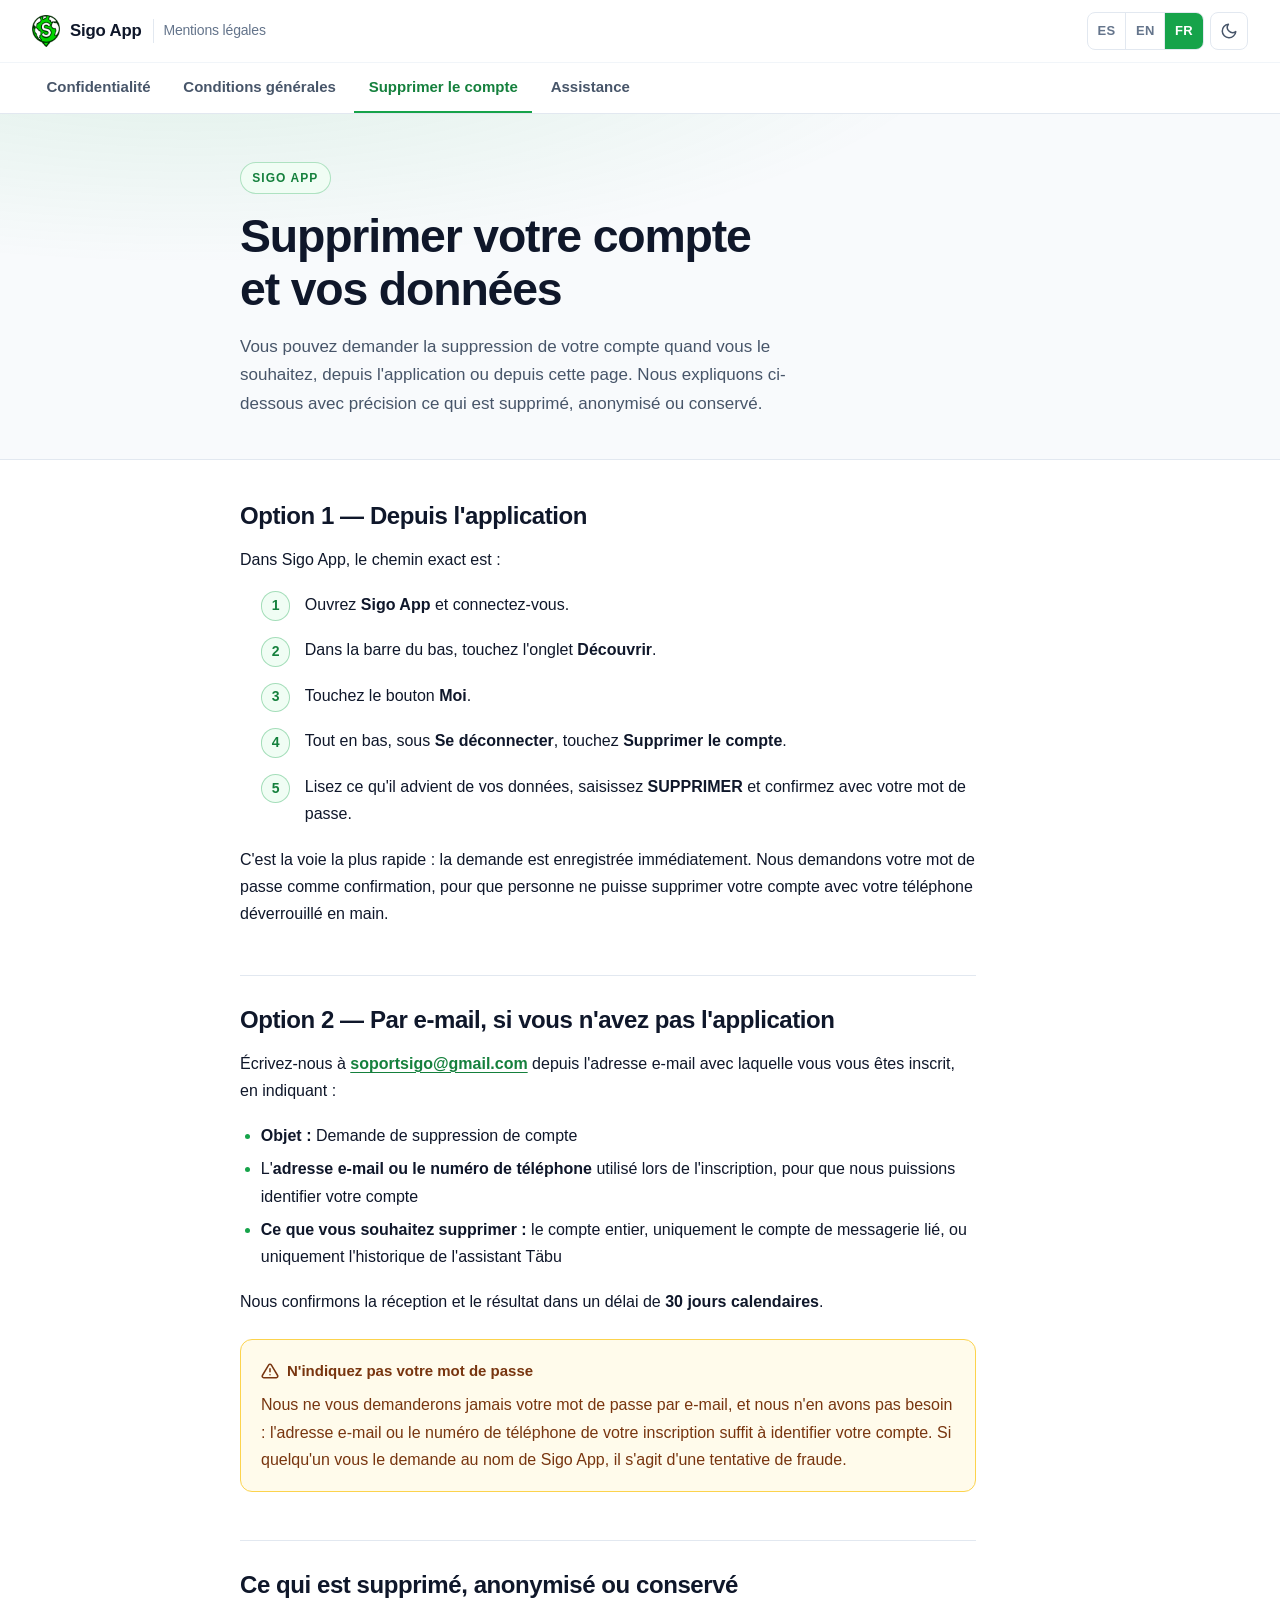
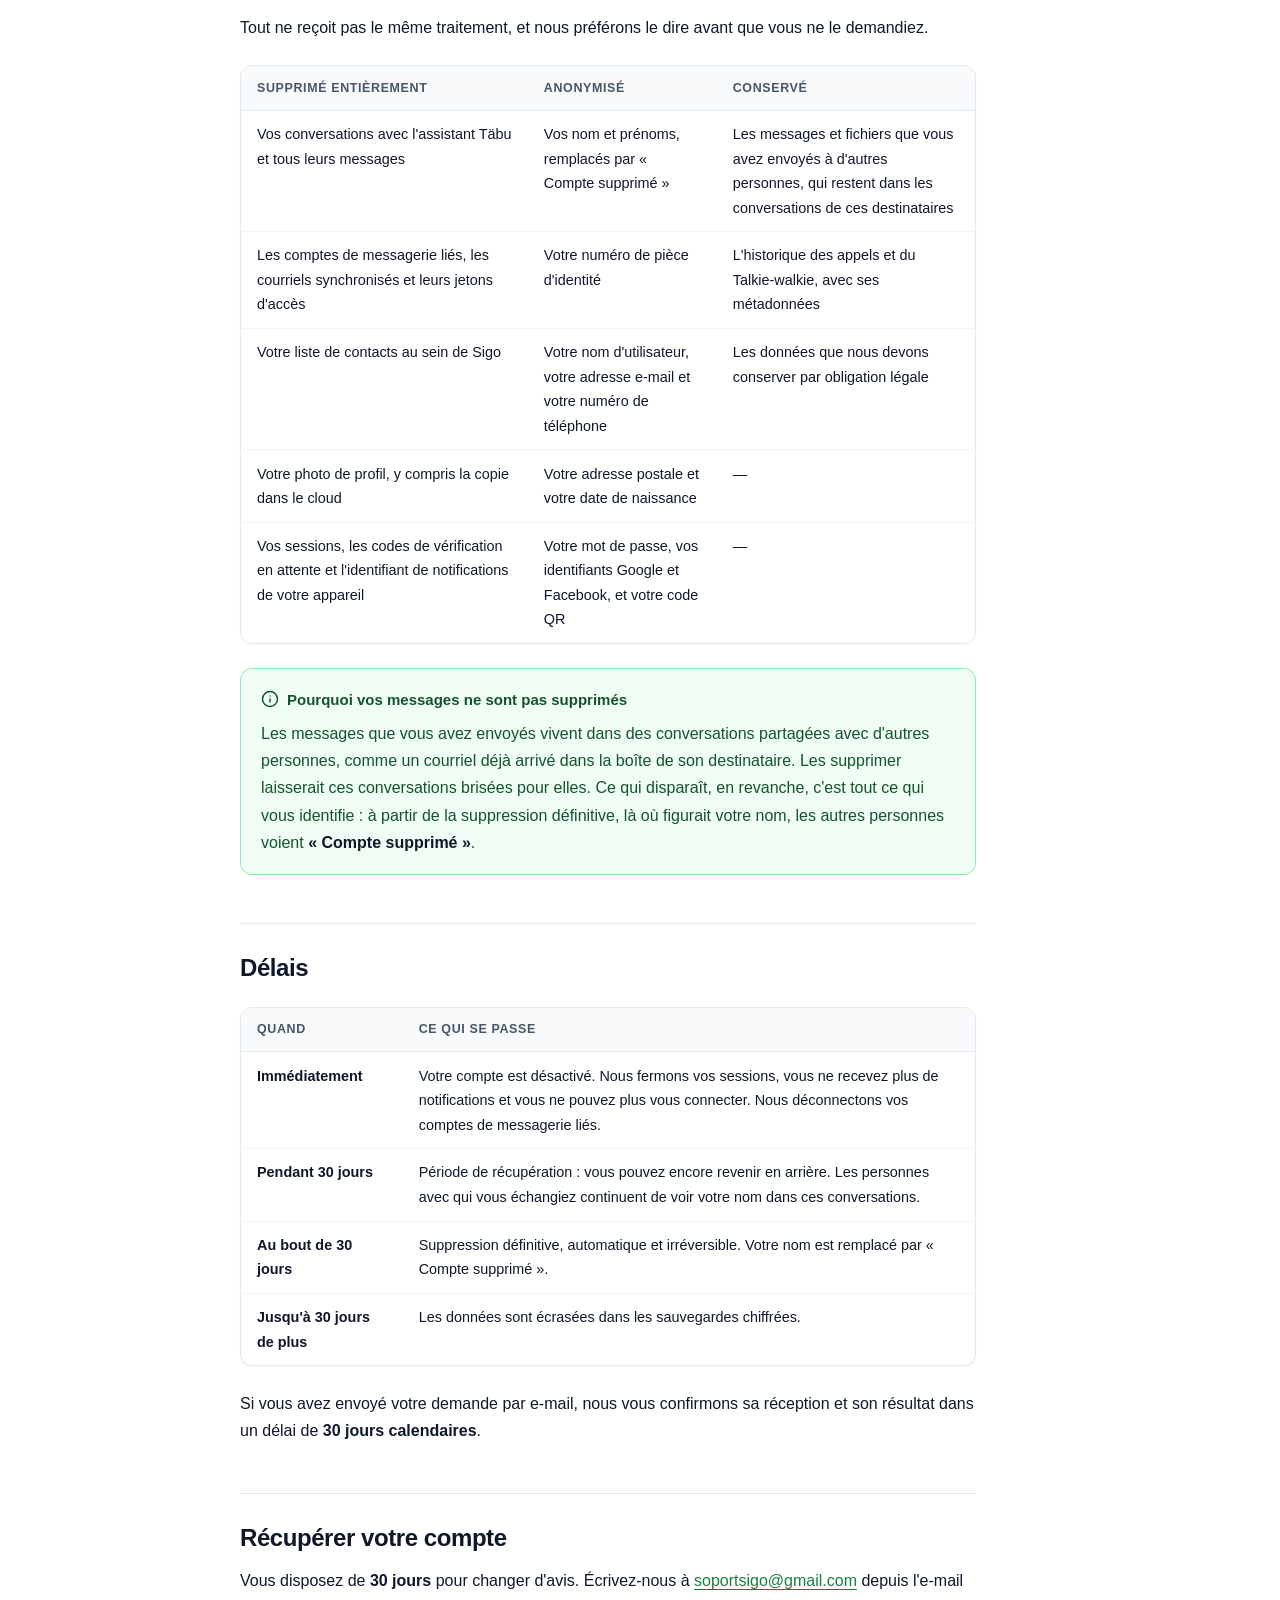
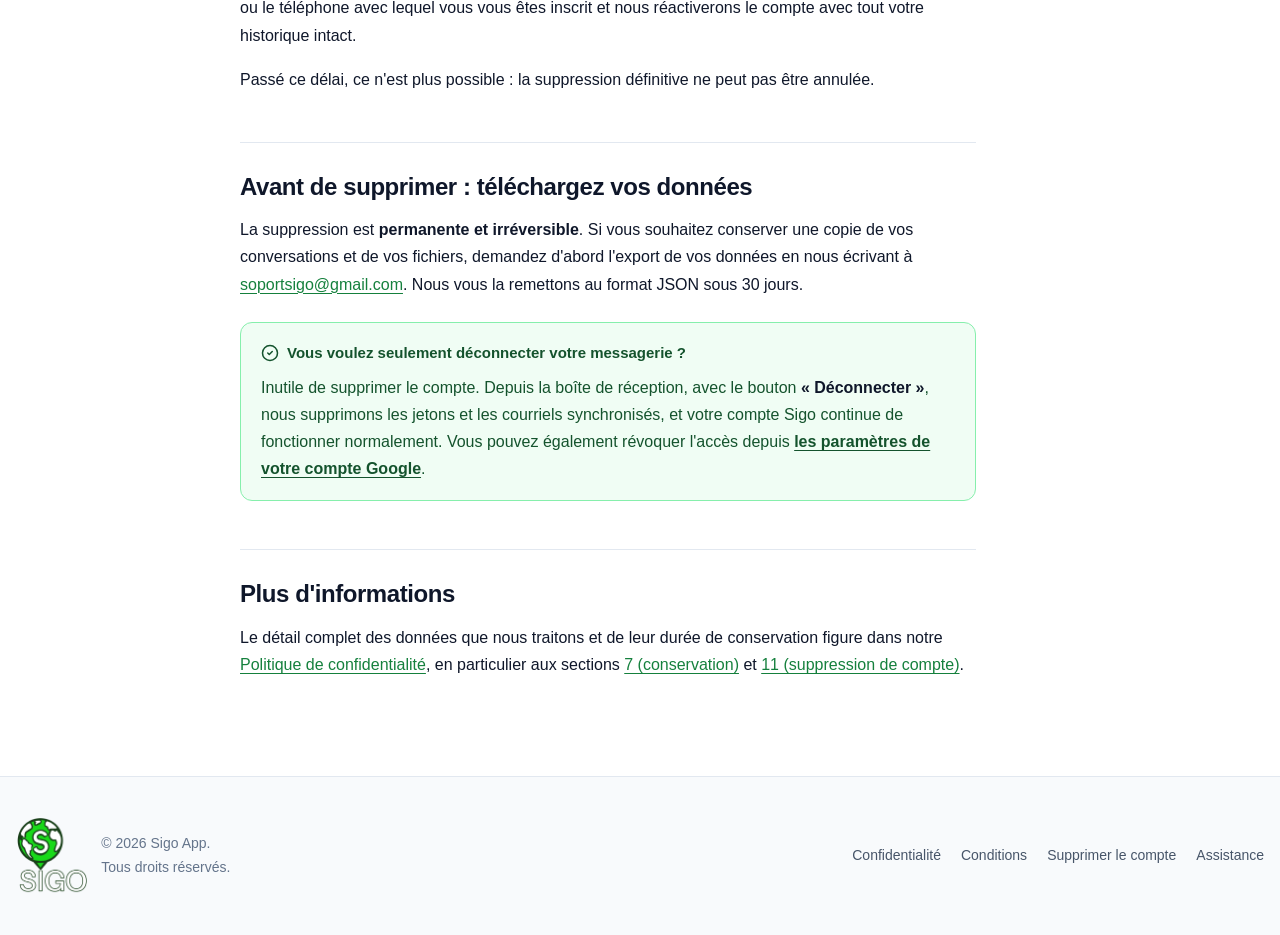
<file: fr/suppression-compte.html>
<!doctype html>
<html lang="fr">
<head>
<meta charset="utf-8">
<meta name="viewport" content="width=device-width, initial-scale=1">
<title>Supprimer votre compte · Sigo App</title>
<meta name="description" content="Comment supprimer votre compte Sigo App : ce qui est supprimé, anonymisé ou conservé, depuis l'application ou depuis le web.">
<meta name="robots" content="index, follow">
<meta property="og:type" content="website">
<meta property="og:title" content="Supprimer votre compte · Sigo App">
<meta property="og:description" content="Comment supprimer votre compte Sigo App : ce qui est supprimé, anonymisé ou conservé.">
<meta property="og:locale" content="fr_FR">
<link rel="alternate" hreflang="es" href="../eliminar-cuenta.html">
<link rel="alternate" hreflang="en" href="../en/delete-account.html">
<link rel="alternate" hreflang="fr" href="../fr/suppression-compte.html">
<link rel="alternate" hreflang="x-default" href="../eliminar-cuenta.html">
<link rel="icon" type="image/png" sizes="32x32" href="../assets/favicon-32.png">
<link rel="apple-touch-icon" sizes="180x180" href="../assets/apple-touch-icon.png">
<meta property="og:image" content="../assets/og-image.png">
<link rel="stylesheet" href="../assets/styles.css">
</head>
<body>

<a class="skip-link" href="#contenido">Aller au contenu</a>

<header class="site-header">
  <div class="site-header__inner">
    <a class="brand" href="../fr/index.html">
      <img class="brand__logo" src="../assets/logo-mark.png" alt="" width="85" height="96">
      Sigo App
      <span class="brand__sub">Mentions légales</span>
    </a>

    <div class="site-header__spacer"></div>

    <div class="header-actions">
      <nav class="lang-switch" aria-label="Langue">
        <a href="../eliminar-cuenta.html" hreflang="es" lang="es" title="Español">ES</a>
        <a href="../en/delete-account.html" hreflang="en" lang="en" title="English">EN</a>
        <a href="../fr/suppression-compte.html" hreflang="fr" lang="fr" aria-current="true" title="Français">FR</a>
      </nav>
      <button class="icon-btn" data-theme-toggle aria-label="Changer de thème">
        <svg viewBox="0 0 24 24" fill="none" stroke="currentColor" stroke-width="2"
             stroke-linecap="round" stroke-linejoin="round" aria-hidden="true">
          <path d="M21 12.79A9 9 0 1 1 11.21 3 7 7 0 0 0 21 12.79Z"/>
        </svg>
      </button>
    </div>
  </div>

  <nav class="site-nav" aria-label="Documents juridiques">
    <div class="site-nav__inner">
      <a href="../fr/index.html">Confidentialité</a>
      <a href="../fr/conditions.html">Conditions générales</a>
      <a href="../fr/suppression-compte.html" aria-current="page">Supprimer le compte</a>
      <a href="../fr/assistance.html">Assistance</a>
    </div>
  </nav>
</header>

<section class="hero hero--narrow">
  <div class="hero__inner">
    <p class="eyebrow">Sigo App</p>
    <h1>Supprimer votre compte et vos données</h1>
    <p class="hero__lede">
      Vous pouvez demander la suppression de votre compte quand vous le souhaitez, depuis l'application ou depuis cette page. Nous expliquons ci-dessous avec précision ce qui est supprimé, anonymisé ou conservé.
    </p>
  </div>
</section>

<div class="layout" style="grid-template-columns: minmax(0, 1fr); max-width: 52rem;">

  <main class="prose" id="contenido" style="padding-top: 2.5rem;">


    <h2 id="desde-la-app">Option 1 — Depuis l'application</h2>

    <p>Dans Sigo App, le chemin exact est :</p>

    <ol class="steps">
      <li>Ouvrez <strong>Sigo App</strong> et connectez-vous.</li>
      <li>Dans la barre du bas, touchez l'onglet <strong>Découvrir</strong>.</li>
      <li>Touchez le bouton <strong>Moi</strong>.</li>
      <li>Tout en bas, sous <strong>Se déconnecter</strong>, touchez <strong>Supprimer le compte</strong>.</li>
      <li>Lisez ce qu'il advient de vos données, saisissez <strong>SUPPRIMER</strong> et confirmez avec votre mot de passe.</li>
    </ol>

    <p>
      C'est la voie la plus rapide : la demande est enregistrée immédiatement.
      Nous demandons votre mot de passe comme confirmation, pour que personne ne
      puisse supprimer votre compte avec votre téléphone déverrouillé en main.
    </p>

    <h2 id="desde-la-web">Option 2 — Par e-mail, si vous n'avez pas l'application</h2>

    <p>
      Écrivez-nous à
      <strong><a href="mailto:soportsigo@gmail.com">soportsigo@gmail.com</a></strong>
      depuis l'adresse e-mail avec laquelle vous vous êtes inscrit, en indiquant :
    </p>

    <ul>
      <li><strong>Objet :</strong> Demande de suppression de compte</li>
      <li>L'<strong>adresse e-mail ou le numéro de téléphone</strong> utilisé lors de l'inscription, pour que nous puissions identifier votre compte</li>
      <li><strong>Ce que vous souhaitez supprimer :</strong> le compte entier, uniquement le compte de messagerie lié, ou uniquement l'historique de l'assistant Täbu</li>
    </ul>

    <p>
      Nous confirmons la réception et le résultat dans un délai de
      <strong>30 jours calendaires</strong>.
    </p>

    <div class="callout callout--warn">
      <div class="callout__title">
        <svg viewBox="0 0 24 24" fill="none" stroke="currentColor" stroke-width="2"
             stroke-linecap="round" stroke-linejoin="round" aria-hidden="true">
          <path d="M12 9v4M12 17h.01"/>
          <path d="M10.29 3.86 1.82 18a2 2 0 0 0 1.71 3h16.94a2 2 0 0 0 1.71-3L13.71 3.86a2 2 0 0 0-3.42 0Z"/>
        </svg>
        N'indiquez pas votre mot de passe
      </div>
      <p>
        Nous ne vous demanderons jamais votre mot de passe par e-mail, et nous
        n'en avons pas besoin : l'adresse e-mail ou le numéro de téléphone de
        votre inscription suffit à identifier votre compte. Si quelqu'un vous le
        demande au nom de Sigo App, il s'agit d'une tentative de fraude.
      </p>
    </div>

    <h2 id="que-se-elimina">Ce qui est supprimé, anonymisé ou conservé</h2>

    <p>
      Tout ne reçoit pas le même traitement, et nous préférons le dire avant que
      vous ne le demandiez.
    </p>

    <div class="table-wrap">
      <table>
        <thead>
          <tr>
            <th scope="col">Supprimé entièrement</th>
            <th scope="col">Anonymisé</th>
            <th scope="col">Conservé</th>
          </tr>
        </thead>
        <tbody>
          <tr>
            <td>Vos conversations avec l'assistant Täbu et tous leurs messages</td>
            <td>Vos nom et prénoms, remplacés par « Compte supprimé »</td>
            <td>Les messages et fichiers que vous avez envoyés à d'autres personnes, qui restent dans les conversations de ces destinataires</td>
          </tr>
          <tr>
            <td>Les comptes de messagerie liés, les courriels synchronisés et leurs jetons d'accès</td>
            <td>Votre numéro de pièce d'identité</td>
            <td>L'historique des appels et du Talkie-walkie, avec ses métadonnées</td>
          </tr>
          <tr>
            <td>Votre liste de contacts au sein de Sigo</td>
            <td>Votre nom d'utilisateur, votre adresse e-mail et votre numéro de téléphone</td>
            <td>Les données que nous devons conserver par obligation légale</td>
          </tr>
          <tr>
            <td>Votre photo de profil, y compris la copie dans le cloud</td>
            <td>Votre adresse postale et votre date de naissance</td>
            <td>&mdash;</td>
          </tr>
          <tr>
            <td>Vos sessions, les codes de vérification en attente et l'identifiant de notifications de votre appareil</td>
            <td>Votre mot de passe, vos identifiants Google et Facebook, et votre code QR</td>
            <td>&mdash;</td>
          </tr>
        </tbody>
      </table>
    </div>

    <div class="callout">
      <div class="callout__title">
        <svg viewBox="0 0 24 24" fill="none" stroke="currentColor" stroke-width="2"
             stroke-linecap="round" stroke-linejoin="round" aria-hidden="true">
          <circle cx="12" cy="12" r="10"/><path d="M12 16v-4M12 8h.01"/>
        </svg>
        Pourquoi vos messages ne sont pas supprimés
      </div>
      <p>
        Les messages que vous avez envoyés vivent dans des conversations
        partagées avec d'autres personnes, comme un courriel déjà arrivé dans la
        boîte de son destinataire. Les supprimer laisserait ces conversations
        brisées pour elles. Ce qui disparaît, en revanche, c'est tout ce qui vous
        identifie : à partir de la suppression définitive, là où figurait votre
        nom, les autres personnes voient
        <strong>« Compte supprimé »</strong>.
      </p>
    </div>

    <h2 id="plazos">Délais</h2>

    <div class="table-wrap">
      <table>
        <thead>
          <tr><th scope="col">Quand</th><th scope="col">Ce qui se passe</th></tr>
        </thead>
        <tbody>
          <tr>
            <td><strong>Immédiatement</strong></td>
            <td>Votre compte est désactivé. Nous fermons vos sessions, vous ne recevez plus de notifications et vous ne pouvez plus vous connecter. Nous déconnectons vos comptes de messagerie liés.</td>
          </tr>
          <tr>
            <td><strong>Pendant 30 jours</strong></td>
            <td>Période de récupération : vous pouvez encore revenir en arrière. Les personnes avec qui vous échangiez continuent de voir votre nom dans ces conversations.</td>
          </tr>
          <tr>
            <td><strong>Au bout de 30 jours</strong></td>
            <td>Suppression définitive, automatique et irréversible. Votre nom est remplacé par « Compte supprimé ».</td>
          </tr>
          <tr>
            <td><strong>Jusqu'à 30 jours de plus</strong></td>
            <td>Les données sont écrasées dans les sauvegardes chiffrées.</td>
          </tr>
        </tbody>
      </table>
    </div>

    <p>
      Si vous avez envoyé votre demande par e-mail, nous vous confirmons sa
      réception et son résultat dans un délai de
      <strong>30 jours calendaires</strong>.
    </p>

    <h2 id="recuperar">Récupérer votre compte</h2>

    <p>
      Vous disposez de <strong>30 jours</strong> pour changer d'avis. Écrivez-nous
      à
      <a href="mailto:soportsigo@gmail.com">soportsigo@gmail.com</a>
      depuis l'e-mail ou le téléphone avec lequel vous vous êtes inscrit et nous
      réactiverons le compte avec tout votre historique intact.
    </p>

    <p>
      Passé ce délai, ce n'est plus possible : la suppression définitive ne peut
      pas être annulée.
    </p>

    <h2 id="antes-de-borrar">Avant de supprimer : téléchargez vos données</h2>

    <p>
      La suppression est <strong>permanente et irréversible</strong>. Si vous
      souhaitez conserver une copie de vos conversations et de vos fichiers,
      demandez d'abord l'export de vos données en nous écrivant à
      <a href="mailto:soportsigo@gmail.com">soportsigo@gmail.com</a>.
      Nous vous la remettons au format JSON sous 30 jours.
    </p>

    <div class="callout">
      <div class="callout__title">
        <svg viewBox="0 0 24 24" fill="none" stroke="currentColor" stroke-width="2"
             stroke-linecap="round" stroke-linejoin="round" aria-hidden="true">
          <path d="M9 12l2 2 4-4"/><circle cx="12" cy="12" r="10"/>
        </svg>
        Vous voulez seulement déconnecter votre messagerie ?
      </div>
      <p>
        Inutile de supprimer le compte. Depuis la boîte de réception, avec le bouton
        <strong>« Déconnecter »</strong>, nous
        supprimons les jetons et les courriels synchronisés, et votre compte Sigo
        continue de fonctionner normalement. Vous pouvez également révoquer
        l'accès depuis
        <a href="https://myaccount.google.com/permissions" target="_blank" rel="noopener noreferrer">les
        paramètres de votre compte Google</a>.
      </p>
    </div>

    <h2 id="mas-info">Plus d'informations</h2>
    <p>
      Le détail complet des données que nous traitons et de leur durée de
      conservation figure dans notre
      <a href="index.html">Politique de confidentialité</a>, en particulier aux
      sections <a href="index.html#retencion">7 (conservation)</a> et
      <a href="index.html#eliminacion">11 (suppression de compte)</a>.
    </p>


  </main>
</div>

<footer class="site-footer">
  <div class="site-footer__inner">
    <div class="site-footer__brand">
      <img class="footer-logo" src="../assets/logo_pi.png" alt="Sigo App" width="288" height="317">
      <p style="margin:0">© <span id="year">2026</span> Sigo App.<br>Tous droits réservés.</p>
    </div>
    <nav aria-label="Documents juridiques">
      <a href="../fr/index.html">Confidentialité</a>
      <a href="../fr/conditions.html">Conditions</a>
      <a href="../fr/suppression-compte.html">Supprimer le compte</a>
      <a href="../fr/assistance.html">Assistance</a>
    </nav>
  </div>
</footer>

<script src="../assets/app.js" defer></script>
<script>
  document.getElementById('year').textContent = new Date().getFullYear();
</script>
</body>
</html>
</file>
<file: assets/styles.css>
/* ==========================================================================
   Sigo App — Documentos legales
   Paleta tomada de page_sigo/src/app/globals.css
   ========================================================================== */

:root {
  --brand: #16a34a;
  --brand-dark: #15803d;
  --brand-light: #f0fdf4;
  --accent: #10b981;

  --bg: #ffffff;
  --bg-soft: #f8fafc;
  --bg-raised: #ffffff;
  --fg: #0f172a;
  --fg-muted: #475569;
  --fg-subtle: #64748b;
  --border: #e2e8f0;
  --border-soft: #f1f5f9;

  --warn-bg: #fffbeb;
  --warn-border: #fcd34d;
  --warn-fg: #78350f;

  --info-bg: #f0fdf4;
  --info-border: #86efac;
  --info-fg: #14532d;

  --shadow-sm: 0 1px 2px rgba(15, 23, 42, 0.04);
  --shadow-md: 0 4px 16px rgba(15, 23, 42, 0.06);

  --radius: 12px;
  --radius-sm: 8px;

  --content-max: 46rem;
  --sidebar-w: 17rem;

  --font-sans: -apple-system, BlinkMacSystemFont, "Segoe UI", Roboto,
    "Helvetica Neue", Arial, sans-serif;
  --font-mono: ui-monospace, SFMono-Regular, "SF Mono", Menlo, Consolas, monospace;
}

@media (prefers-color-scheme: dark) {
  :root:not([data-theme="light"]) {
    --bg: #0b1120;
    --bg-soft: #0f172a;
    --bg-raised: #131c31;
    --fg: #e8edf7;
    --fg-muted: #a3b0c7;
    --fg-subtle: #8494ad;
    --border: #263449;
    --border-soft: #1c2740;

    --brand: #34d399;
    --brand-dark: #6ee7b7;
    --brand-light: #0e2a1f;

    --warn-bg: #2a2110;
    --warn-border: #a16207;
    --warn-fg: #fde68a;

    --info-bg: #0e2a1f;
    --info-border: #166534;
    --info-fg: #a7f3d0;

    --shadow-sm: 0 1px 2px rgba(0, 0, 0, 0.4);
    --shadow-md: 0 4px 16px rgba(0, 0, 0, 0.45);
  }
}

:root[data-theme="dark"] {
  --bg: #0b1120;
  --bg-soft: #0f172a;
  --bg-raised: #131c31;
  --fg: #e8edf7;
  --fg-muted: #a3b0c7;
  --fg-subtle: #8494ad;
  --border: #263449;
  --border-soft: #1c2740;

  --brand: #34d399;
  --brand-dark: #6ee7b7;
  --brand-light: #0e2a1f;

  --warn-bg: #2a2110;
  --warn-border: #a16207;
  --warn-fg: #fde68a;

  --info-bg: #0e2a1f;
  --info-border: #166534;
  --info-fg: #a7f3d0;

  --shadow-sm: 0 1px 2px rgba(0, 0, 0, 0.4);
  --shadow-md: 0 4px 16px rgba(0, 0, 0, 0.45);
}

/* --------------------------------------------------------------- reset -- */

*,
*::before,
*::after {
  box-sizing: border-box;
}

html {
  scroll-behavior: smooth;
  scroll-padding-top: 8rem;
  -webkit-text-size-adjust: 100%;
}

@media (prefers-reduced-motion: reduce) {
  html {
    scroll-behavior: auto;
  }
  *,
  *::before,
  *::after {
    animation-duration: 0.01ms !important;
    transition-duration: 0.01ms !important;
  }
}

body {
  margin: 0;
  background: var(--bg);
  color: var(--fg);
  font-family: var(--font-sans);
  font-size: 16px;
  line-height: 1.7;
  -webkit-font-smoothing: antialiased;
}

img {
  max-width: 100%;
  height: auto;
}

a {
  color: var(--brand-dark);
  text-underline-offset: 3px;
  text-decoration-thickness: 1px;
}

a:hover {
  color: var(--brand);
}

:focus-visible {
  outline: 2px solid var(--brand);
  outline-offset: 3px;
  border-radius: 3px;
}

.skip-link {
  position: absolute;
  left: -9999px;
  top: 0;
  z-index: 200;
  background: var(--brand);
  color: #fff;
  padding: 0.6rem 1rem;
  border-radius: 0 0 var(--radius-sm) 0;
  font-weight: 600;
}

.skip-link:focus {
  left: 0;
  color: #fff;
}

/* -------------------------------------------------------------- banner -- */

.draft-banner {
  background: var(--warn-bg);
  border-bottom: 1px solid var(--warn-border);
  color: var(--warn-fg);
  font-size: 0.8125rem;
  line-height: 1.5;
  padding: 0.65rem 16px;
  text-align: center;
}

.draft-banner strong {
  font-weight: 700;
  letter-spacing: 0.02em;
}

/* -------------------------------------------------------------- header -- */

.site-header {
  position: sticky;
  top: 0;
  z-index: 50;
  background: color-mix(in srgb, var(--bg) 88%, transparent);
  backdrop-filter: saturate(160%) blur(12px);
  -webkit-backdrop-filter: saturate(160%) blur(12px);
  border-bottom: 1px solid var(--border);
}

.site-header__inner {
  max-width: 78rem;
  margin: 0 auto;
  padding: 0.75rem 16px;
  display: flex;
  align-items: center;
  gap: 1rem;
}

.brand {
  display: inline-flex;
  align-items: center;
  gap: 0.6rem;
  text-decoration: none;
  color: var(--fg);
  font-weight: 700;
  font-size: 1.05rem;
  letter-spacing: -0.01em;
}

.brand:hover {
  color: var(--fg);
}

.brand__mark {
  width: 30px;
  height: 30px;
  flex: none;
  display: block;
}

.brand__sub {
  color: var(--fg-subtle);
  font-weight: 500;
  font-size: 0.875rem;
  border-left: 1px solid var(--border);
  padding-left: 0.6rem;
  margin-left: 0.1rem;
}

.site-header__spacer {
  flex: 1;
}

.header-actions {
  display: flex;
  align-items: center;
  gap: 0.4rem;
}

.icon-btn {
  appearance: none;
  border: 1px solid var(--border);
  background: var(--bg-raised);
  color: var(--fg-muted);
  width: 38px;
  height: 38px;
  border-radius: var(--radius-sm);
  display: inline-flex;
  align-items: center;
  justify-content: center;
  cursor: pointer;
  transition: background 0.15s, color 0.15s, border-color 0.15s;
}

.icon-btn:hover {
  background: var(--bg-soft);
  color: var(--fg);
  border-color: var(--fg-subtle);
}

.icon-btn svg {
  width: 18px;
  height: 18px;
}

.toc-toggle {
  display: none;
}

@media (max-width: 62rem) {
  .toc-toggle {
    display: inline-flex;
  }
  .brand__sub {
    display: none;
  }
}

/* ---------------------------------------------------------------- hero -- */

.hero {
  border-bottom: 1px solid var(--border);
  background:
    radial-gradient(
      70rem 22rem at 15% -6rem,
      color-mix(in srgb, var(--brand) 12%, transparent),
      transparent 70%
    ),
    var(--bg-soft);
}

.hero__inner {
  max-width: 78rem;
  margin: 0 auto;
  padding: 3rem 16px 2.5rem;
}

.eyebrow {
  display: inline-flex;
  align-items: center;
  gap: 0.45rem;
  font-size: 0.75rem;
  font-weight: 700;
  letter-spacing: 0.09em;
  text-transform: uppercase;
  color: var(--brand-dark);
  background: var(--brand-light);
  border: 1px solid color-mix(in srgb, var(--brand) 30%, transparent);
  padding: 0.3rem 0.7rem;
  border-radius: 999px;
  margin: 0 0 1rem;
}

.hero h1 {
  margin: 0;
  font-size: clamp(1.85rem, 5vw, 2.9rem);
  line-height: 1.15;
  letter-spacing: -0.025em;
  font-weight: 800;
  max-width: 20ch;
}

.hero__lede {
  margin: 1rem 0 0;
  font-size: 1.0625rem;
  color: var(--fg-muted);
  max-width: 58ch;
}

.hero__meta {
  margin: 1.75rem 0 0;
  display: flex;
  flex-wrap: wrap;
  gap: 0.5rem 0.75rem;
  list-style: none;
  padding: 0;
  font-size: 0.8125rem;
}

.hero__meta li {
  background: var(--bg-raised);
  border: 1px solid var(--border);
  border-radius: 999px;
  padding: 0.3rem 0.8rem;
  color: var(--fg-muted);
  box-shadow: var(--shadow-sm);
}

.hero__meta strong {
  color: var(--fg);
  font-weight: 600;
}

.hero--narrow .hero__inner {
  max-width: 52rem;
}



/* -------------------------------------------------------------- idioma -- */

.lang-switch {
  display: inline-flex;
  align-items: center;
  border: 1px solid var(--border);
  border-radius: var(--radius-sm);
  overflow: hidden;
  background: var(--bg-raised);
  height: 38px;
}

.lang-switch a {
  display: inline-flex;
  align-items: center;
  height: 100%;
  padding: 0 0.6rem;
  font-size: 0.8125rem;
  font-weight: 650;
  letter-spacing: 0.03em;
  color: var(--fg-subtle);
  text-decoration: none;
  border-right: 1px solid var(--border);
  transition: background 0.15s, color 0.15s;
}

.lang-switch a:last-child {
  border-right: 0;
}

.lang-switch a:hover {
  background: var(--bg-soft);
  color: var(--fg);
}

.lang-switch a[aria-current="true"] {
  background: var(--brand);
  color: #fff;
}

@media (prefers-color-scheme: dark) {
  :root:not([data-theme="light"]) .lang-switch a[aria-current="true"] {
    color: #04231a;
  }
}

:root[data-theme="dark"] .lang-switch a[aria-current="true"] {
  color: #04231a;
}

@media (max-width: 30rem) {
  .lang-switch a {
    padding: 0 0.45rem;
    font-size: 0.75rem;
  }
}

/* ---------------------------------------------------------------- logo -- */

.brand__logo {
  height: 32px;
  width: auto;
  flex: none;
  display: block;
}

.footer-logo {
  height: 78px;
  width: auto;
  display: block;
  opacity: 0.9;
}

@media (prefers-color-scheme: dark) {
  :root:not([data-theme="light"]) .footer-logo,
  :root:not([data-theme="light"]) .brand__logo {
    filter: drop-shadow(0 0 1px rgba(255, 255, 255, 0.55));
  }
}

:root[data-theme="dark"] .footer-logo,
:root[data-theme="dark"] .brand__logo {
  filter: drop-shadow(0 0 1px rgba(255, 255, 255, 0.55));
}

/* ------------------------------------------------------------ pestañas -- */

.site-nav {
  border-top: 1px solid var(--border-soft);
  background: color-mix(in srgb, var(--bg) 88%, transparent);
}

.site-nav__inner {
  max-width: 78rem;
  margin: 0 auto;
  padding: 0 16px;
  display: flex;
  gap: 0.25rem;
  overflow-x: auto;
  scrollbar-width: none;
  -webkit-overflow-scrolling: touch;
}

.site-nav__inner::-webkit-scrollbar {
  display: none;
}

.site-nav a {
  position: relative;
  flex: none;
  padding: 0.7rem 0.9rem;
  font-size: 0.9375rem;
  font-weight: 550;
  color: var(--fg-muted);
  text-decoration: none;
  white-space: nowrap;
  border-bottom: 2px solid transparent;
  transition: color 0.15s, border-color 0.15s;
}

.site-nav a:hover {
  color: var(--fg);
  border-bottom-color: var(--border);
}

.site-nav a[aria-current="page"] {
  color: var(--brand-dark);
  font-weight: 700;
  border-bottom-color: var(--brand);
}

/* ------------------------------------------------------------- layout -- */

.layout {
  max-width: 78rem;
  margin: 0 auto;
  padding: 0 16px 5rem;
  display: grid;
  grid-template-columns: var(--sidebar-w) minmax(0, 1fr);
  gap: 3rem;
  align-items: start;
}

@media (max-width: 62rem) {
  .layout {
    grid-template-columns: minmax(0, 1fr);
    gap: 0;
  }
}

/* ---------------------------------------------------------------- toc -- */

.toc {
  position: sticky;
  top: 7.5rem;
  max-height: calc(100vh - 9.5rem);
  overflow-y: auto;
  padding: 2.5rem 0 2rem;
  font-size: 0.875rem;
  overscroll-behavior: contain;
}

.toc__title {
  font-size: 0.7rem;
  font-weight: 700;
  letter-spacing: 0.1em;
  text-transform: uppercase;
  color: var(--fg-subtle);
  margin: 0 0 0.85rem;
  padding-left: 0.85rem;
}

.toc ol {
  list-style: none;
  margin: 0;
  padding: 0;
  counter-reset: toc;
}

.toc li {
  counter-increment: toc;
}

.toc a {
  display: block;
  padding: 0.38rem 0.85rem;
  color: var(--fg-muted);
  text-decoration: none;
  border-left: 2px solid var(--border-soft);
  line-height: 1.45;
  transition: color 0.15s, border-color 0.15s, background 0.15s;
}

.toc a::before {
  content: counter(toc) ".";
  color: var(--fg-subtle);
  font-variant-numeric: tabular-nums;
  margin-right: 0.45rem;
  font-size: 0.8125rem;
}

.toc a:hover {
  color: var(--fg);
  border-left-color: var(--fg-subtle);
  background: var(--bg-soft);
}

.toc a.is-active {
  color: var(--brand-dark);
  font-weight: 600;
  border-left-color: var(--brand);
  background: var(--brand-light);
}

.toc a.is-active::before {
  color: var(--brand-dark);
}

@media (max-width: 62rem) {
  .toc {
    position: fixed;
    inset: 0 auto 0 0;
    width: min(20rem, 86vw);
    max-height: none;
    background: var(--bg);
    border-right: 1px solid var(--border);
    box-shadow: var(--shadow-md);
    padding: 1.5rem 0.5rem 2rem;
    z-index: 100;
    transform: translateX(-102%);
    transition: transform 0.22s ease;
  }
  .toc.is-open {
    transform: translateX(0);
  }
  .toc__title {
    padding-left: 1.35rem;
  }
  .toc a {
    padding: 0.55rem 1.35rem;
    font-size: 0.9375rem;
  }
}

.toc-scrim {
  display: none;
}

@media (max-width: 62rem) {
  .toc-scrim.is-open {
    display: block;
    position: fixed;
    inset: 0;
    background: rgba(15, 23, 42, 0.45);
    z-index: 90;
    border: 0;
    padding: 0;
    margin: 0;
    width: 100%;
    cursor: pointer;
  }
}

/* -------------------------------------------------------------- prose -- */

.prose {
  padding: 2.5rem 0 0;
  max-width: var(--content-max);
  min-width: 0;
}

.prose h2 {
  margin: 3rem 0 0.9rem;
  font-size: 1.5rem;
  line-height: 1.3;
  letter-spacing: -0.018em;
  font-weight: 700;
  scroll-margin-top: 8rem;
  padding-top: 1.75rem;
  border-top: 1px solid var(--border);
}

.prose > h2:first-of-type {
  margin-top: 0;
  padding-top: 0;
  border-top: 0;
}

.prose h3 {
  margin: 2rem 0 0.6rem;
  font-size: 1.125rem;
  line-height: 1.4;
  font-weight: 700;
  letter-spacing: -0.01em;
  scroll-margin-top: 8rem;
}

.prose h4 {
  margin: 1.5rem 0 0.4rem;
  font-size: 0.9375rem;
  font-weight: 700;
  color: var(--fg-muted);
  text-transform: uppercase;
  letter-spacing: 0.05em;
}

.prose p,
.prose ul,
.prose ol {
  margin: 0 0 1.1rem;
}

.prose ul,
.prose ol {
  padding-left: 1.3rem;
}

.prose li {
  margin-bottom: 0.4rem;
}

.prose li::marker {
  color: var(--brand);
}

.prose strong {
  font-weight: 650;
  color: var(--fg);
}

.anchor {
  color: var(--fg-subtle);
  text-decoration: none;
  font-weight: 400;
  margin-left: 0.4rem;
  opacity: 0;
  transition: opacity 0.15s;
  font-size: 0.85em;
}

h2:hover .anchor,
h3:hover .anchor,
.anchor:focus {
  opacity: 1;
}

/* ------------------------------------------------------------ callouts -- */

.callout {
  border: 1px solid var(--info-border);
  background: var(--info-bg);
  color: var(--info-fg);
  border-radius: var(--radius);
  padding: 1.1rem 1.25rem;
  margin: 1.5rem 0;
}

.callout > :first-child {
  margin-top: 0;
}

.callout > :last-child {
  margin-bottom: 0;
}

.callout__title {
  display: flex;
  align-items: center;
  gap: 0.5rem;
  font-weight: 700;
  margin-bottom: 0.5rem;
  font-size: 0.9375rem;
}

.callout__title svg {
  width: 18px;
  height: 18px;
  flex: none;
}

.callout--warn {
  border-color: var(--warn-border);
  background: var(--warn-bg);
  color: var(--warn-fg);
}

.callout a {
  color: inherit;
  font-weight: 600;
}

/* -------------------------------------------------------------- table -- */

.table-wrap {
  overflow-x: auto;
  margin: 1.5rem 0;
  border: 1px solid var(--border);
  border-radius: var(--radius);
  background: var(--bg-raised);
  box-shadow: var(--shadow-sm);
  -webkit-overflow-scrolling: touch;
}

table {
  width: 100%;
  border-collapse: collapse;
  font-size: 0.9rem;
  min-width: 32rem;
}

th,
td {
  text-align: left;
  padding: 0.7rem 1rem;
  border-bottom: 1px solid var(--border-soft);
  vertical-align: top;
}

thead th {
  background: var(--bg-soft);
  font-weight: 650;
  font-size: 0.78rem;
  letter-spacing: 0.05em;
  text-transform: uppercase;
  color: var(--fg-muted);
  border-bottom: 1px solid var(--border);
  white-space: nowrap;
}

tbody tr:last-child td {
  border-bottom: 0;
}

tbody tr:hover td {
  background: var(--bg-soft);
}

/* ------------------------------------------------------- placeholders -- */

.ph {
  background: var(--warn-bg);
  color: var(--warn-fg);
  border: 1px dashed var(--warn-border);
  border-radius: 5px;
  padding: 0.05em 0.4em;
  font-family: var(--font-mono);
  font-size: 0.85em;
  font-weight: 600;
  overflow-wrap: anywhere;
}

/* --------------------------------------------------------------- misc -- */

.lead {
  font-size: 1.0625rem;
  color: var(--fg-muted);
}

.cta-row {
  display: flex;
  flex-wrap: wrap;
  gap: 0.75rem;
  margin: 1.75rem 0;
}

.btn {
  display: inline-flex;
  align-items: center;
  gap: 0.5rem;
  padding: 0.7rem 1.2rem;
  border-radius: var(--radius-sm);
  font-weight: 600;
  font-size: 0.9375rem;
  text-decoration: none;
  border: 1px solid transparent;
  cursor: pointer;
  transition: background 0.15s, border-color 0.15s, transform 0.1s;
}

.btn:active {
  transform: translateY(1px);
}

.btn--primary {
  background: var(--brand);
  color: #fff;
}

.btn--primary:hover {
  background: var(--brand-dark);
  color: #fff;
}

:root[data-theme="dark"] .btn--primary,
.btn--primary {
  color: #fff;
}

@media (prefers-color-scheme: dark) {
  :root:not([data-theme="light"]) .btn--primary {
    color: #04231a;
  }
}

:root[data-theme="dark"] .btn--primary {
  color: #04231a;
}

.btn--ghost {
  background: var(--bg-raised);
  border-color: var(--border);
  color: var(--fg);
}

.btn--ghost:hover {
  border-color: var(--fg-subtle);
  color: var(--fg);
}

.contact-card {
  border: 1px solid var(--border);
  border-radius: var(--radius);
  background: var(--bg-raised);
  padding: 1.5rem;
  margin: 1.5rem 0;
  box-shadow: var(--shadow-sm);
}

.contact-card dl {
  margin: 0;
  display: grid;
  grid-template-columns: max-content 1fr;
  gap: 0.55rem 1.25rem;
  font-size: 0.9375rem;
}

@media (max-width: 34rem) {
  .contact-card dl {
    grid-template-columns: minmax(0, 1fr);
    gap: 0.15rem;
  }
  .contact-card dd {
    margin-bottom: 0.75rem;
  }
}

.contact-card dt {
  font-weight: 650;
  color: var(--fg-muted);
}

.contact-card dd {
  margin: 0;
}

/* ------------------------------------------------------------- footer -- */

.site-footer {
  border-top: 1px solid var(--border);
  background: var(--bg-soft);
  padding: 2.5rem 16px;
  font-size: 0.875rem;
  color: var(--fg-subtle);
}

.site-footer__inner {
  max-width: 78rem;
  margin: 0 auto;
  display: flex;
  flex-wrap: wrap;
  gap: 1.25rem 2rem;
  align-items: center;
  justify-content: space-between;
}

.site-footer__brand {
  display: flex;
  align-items: center;
  gap: 0.9rem;
}

.site-footer nav {
  display: flex;
  flex-wrap: wrap;
  gap: 1.25rem;
}

.site-footer a {
  color: var(--fg-muted);
  text-decoration: none;
}

.site-footer a:hover {
  color: var(--brand-dark);
  text-decoration: underline;
}

/* ----------------------------------------------------------- to-top -- */

.to-top {
  position: fixed;
  right: 16px;
  bottom: 16px;
  z-index: 60;
  opacity: 0;
  pointer-events: none;
  transition: opacity 0.2s;
  box-shadow: var(--shadow-md);
}

.to-top.is-visible {
  opacity: 1;
  pointer-events: auto;
}

/* --------------------------------------------------------------- form -- */

.form-card {
  border: 1px solid var(--border);
  border-radius: var(--radius);
  background: var(--bg-raised);
  padding: 1.75rem;
  margin: 2rem 0;
  box-shadow: var(--shadow-sm);
}

.field {
  margin-bottom: 1.15rem;
}

.field label {
  display: block;
  font-weight: 600;
  font-size: 0.9rem;
  margin-bottom: 0.35rem;
}

.field input,
.field select,
.field textarea {
  width: 100%;
  padding: 0.65rem 0.8rem;
  border: 1px solid var(--border);
  border-radius: var(--radius-sm);
  background: var(--bg);
  color: var(--fg);
  font: inherit;
  font-size: 0.9375rem;
}

.field textarea {
  min-height: 7rem;
  resize: vertical;
}

.field input:focus,
.field select:focus,
.field textarea:focus {
  border-color: var(--brand);
  outline: 2px solid color-mix(in srgb, var(--brand) 30%, transparent);
  outline-offset: 0;
}

.field__hint {
  font-size: 0.8125rem;
  color: var(--fg-subtle);
  margin-top: 0.3rem;
}

.steps {
  counter-reset: step;
  list-style: none;
  padding: 0;
  margin: 1.5rem 0;
}

.steps li {
  counter-increment: step;
  position: relative;
  padding-left: 2.75rem;
  margin-bottom: 1.15rem;
}

.steps li::before {
  content: counter(step);
  position: absolute;
  left: 0;
  top: 0.05rem;
  width: 1.85rem;
  height: 1.85rem;
  border-radius: 50%;
  background: var(--brand-light);
  border: 1px solid color-mix(in srgb, var(--brand) 35%, transparent);
  color: var(--brand-dark);
  font-weight: 700;
  font-size: 0.875rem;
  display: flex;
  align-items: center;
  justify-content: center;
}

/* -------------------------------------------------------------- print -- */

@media print {
  .site-header,
  .site-nav,
  .lang-switch,
  .toc,
  .toc-scrim,
  .to-top,
  .draft-banner,
  .header-actions,
  .site-footer nav,
  .cta-row {
    display: none !important;
  }

  .layout {
    display: block;
    padding: 0;
    max-width: none;
  }

  .hero {
    background: none;
    border: 0;
    padding: 0;
  }

  .hero__inner {
    padding: 0 0 1rem;
  }

  .prose {
    max-width: none;
    padding: 0;
  }

  body {
    font-size: 11pt;
    line-height: 1.5;
    color: #000;
    background: #fff;
  }

  .prose h2 {
    page-break-after: avoid;
    font-size: 14pt;
  }

  .prose h3 {
    page-break-after: avoid;
    font-size: 12pt;
  }

  table,
  .callout,
  .contact-card {
    page-break-inside: avoid;
  }

  a[href^="http"]::after {
    content: " (" attr(href) ")";
    font-size: 9pt;
    color: #555;
  }
}
</file>
